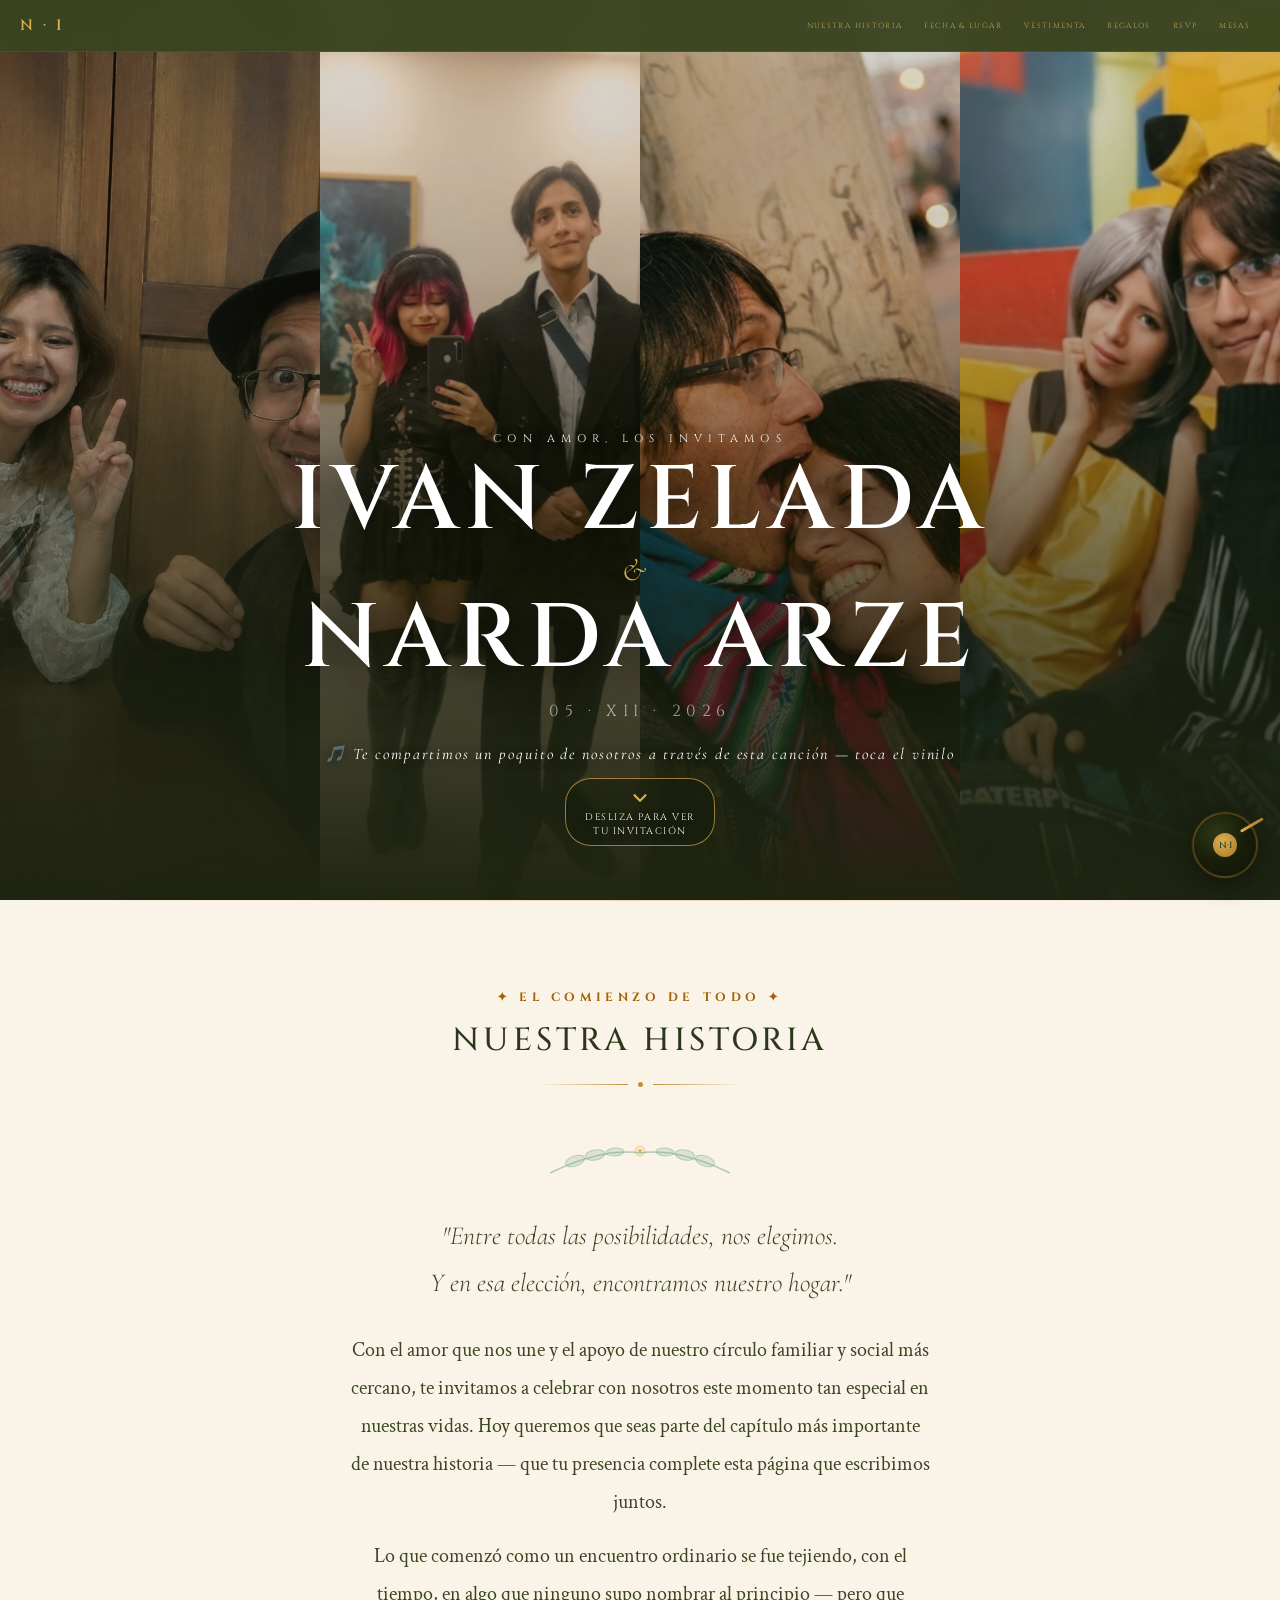
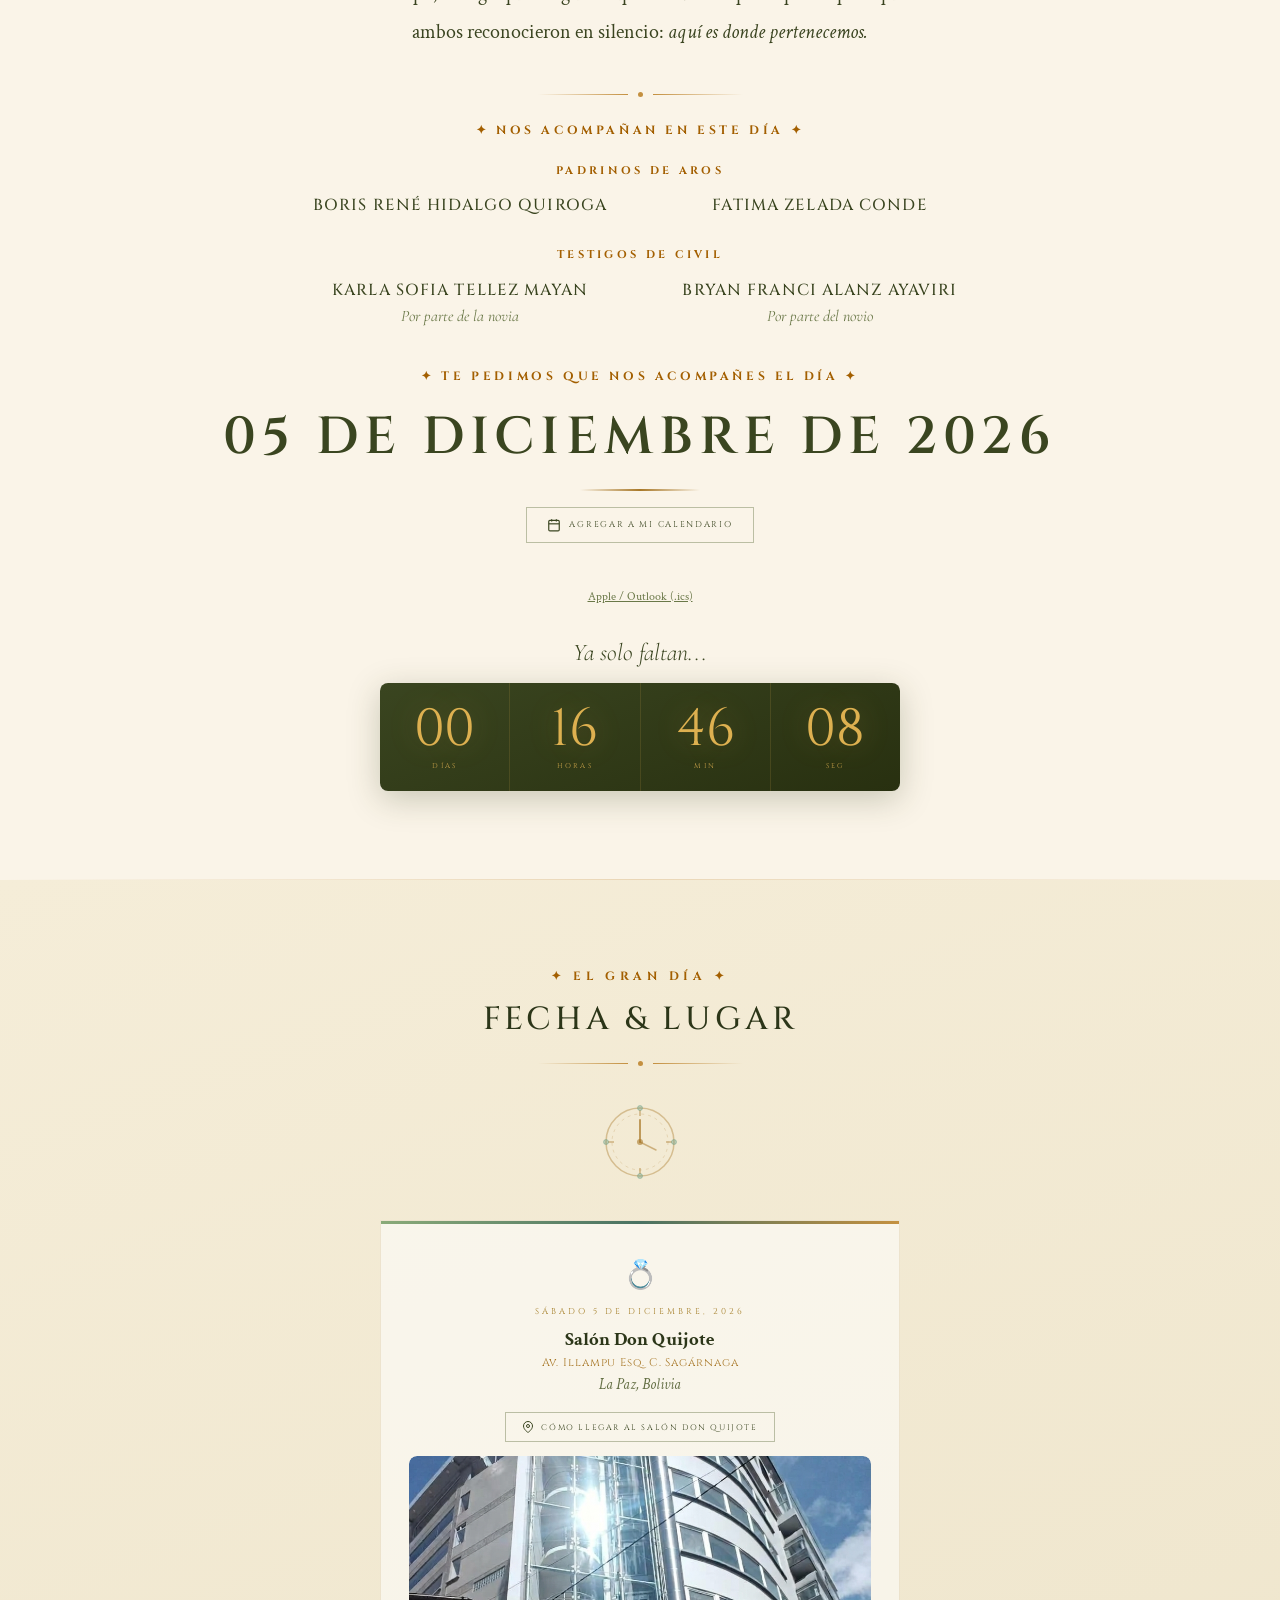
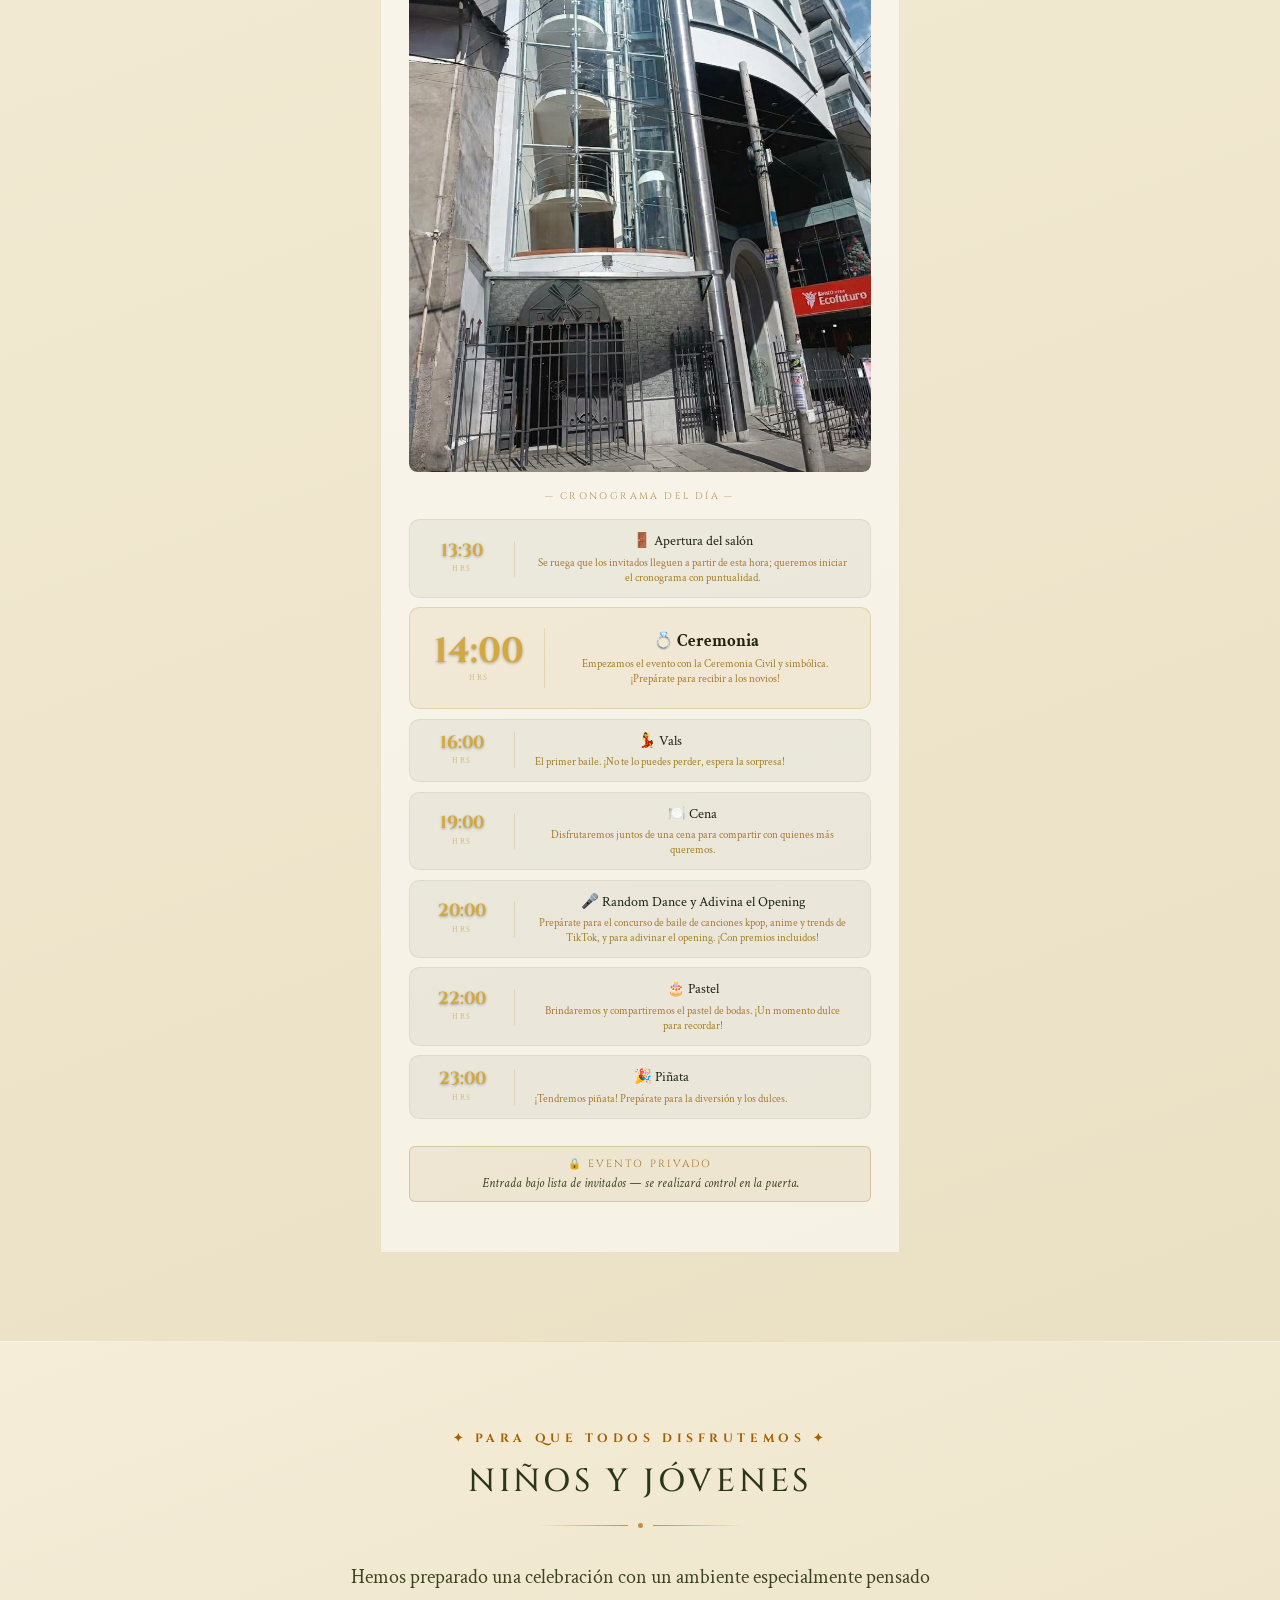
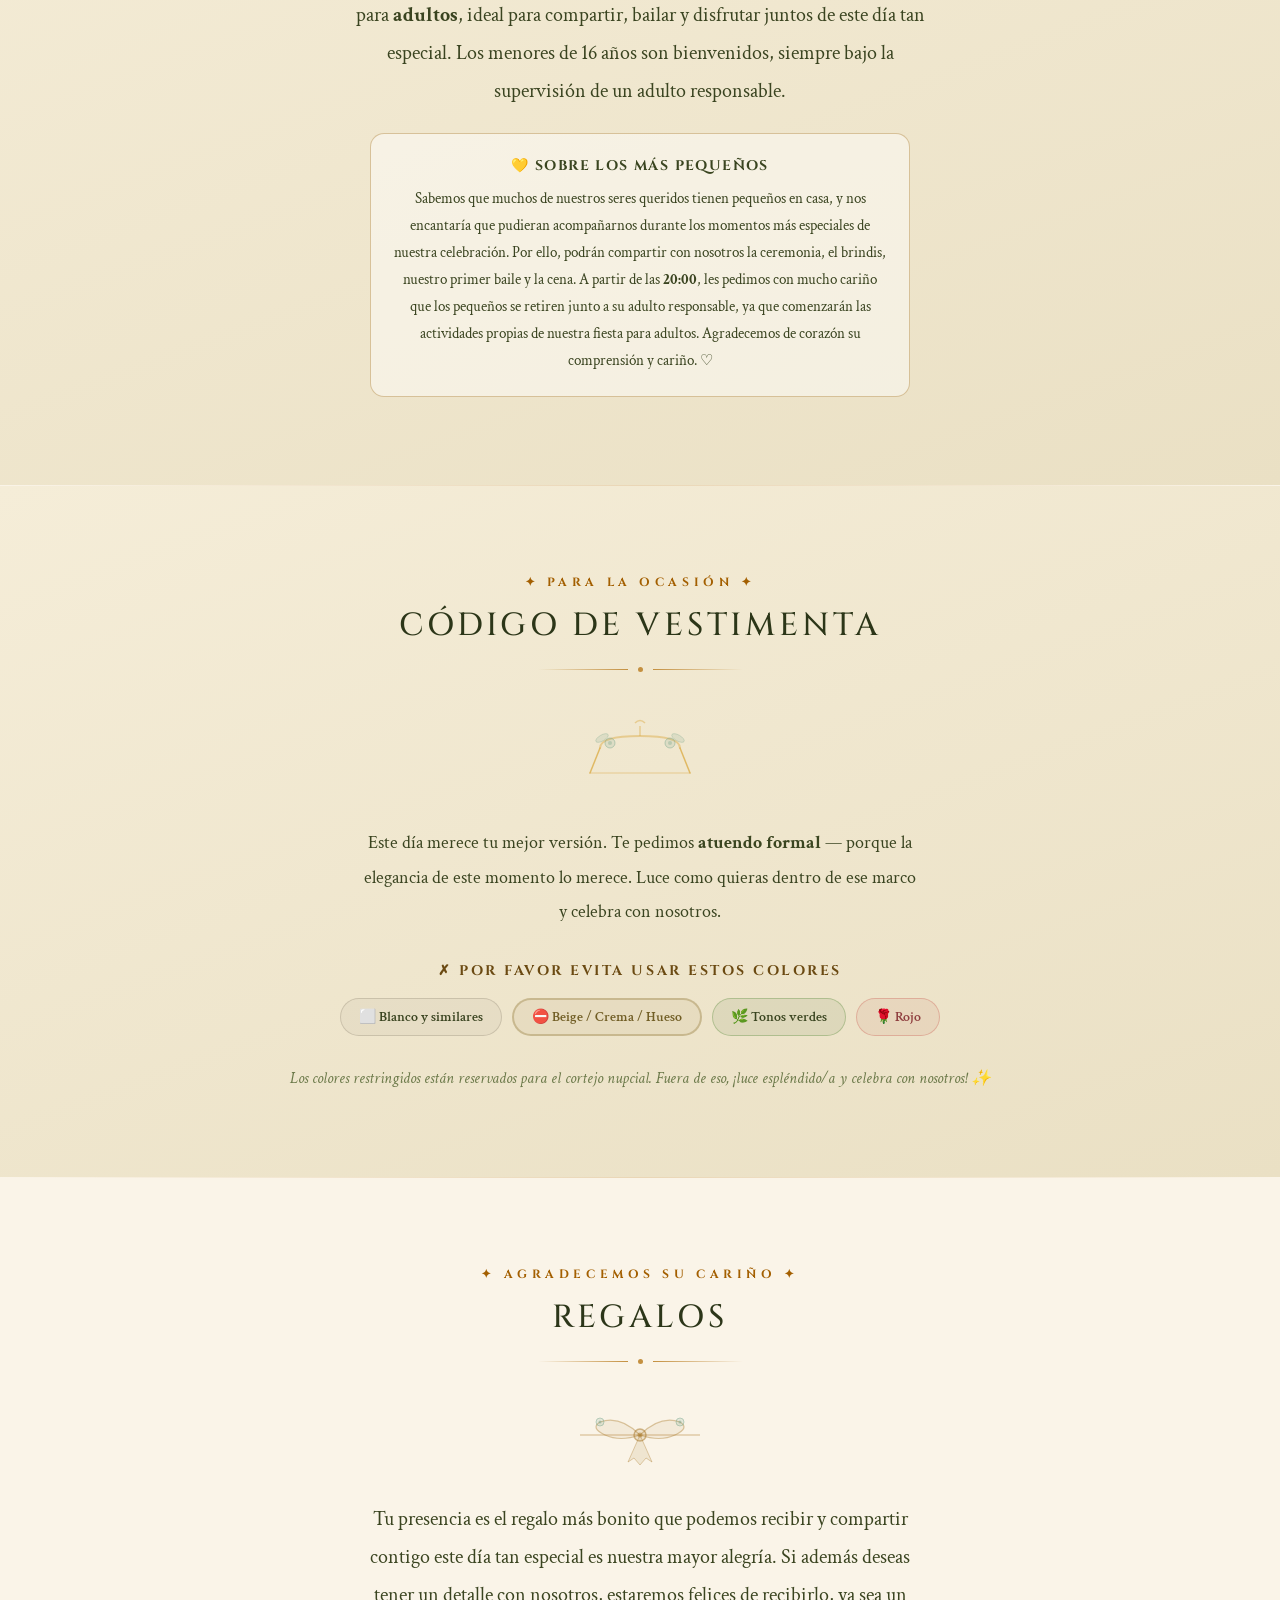
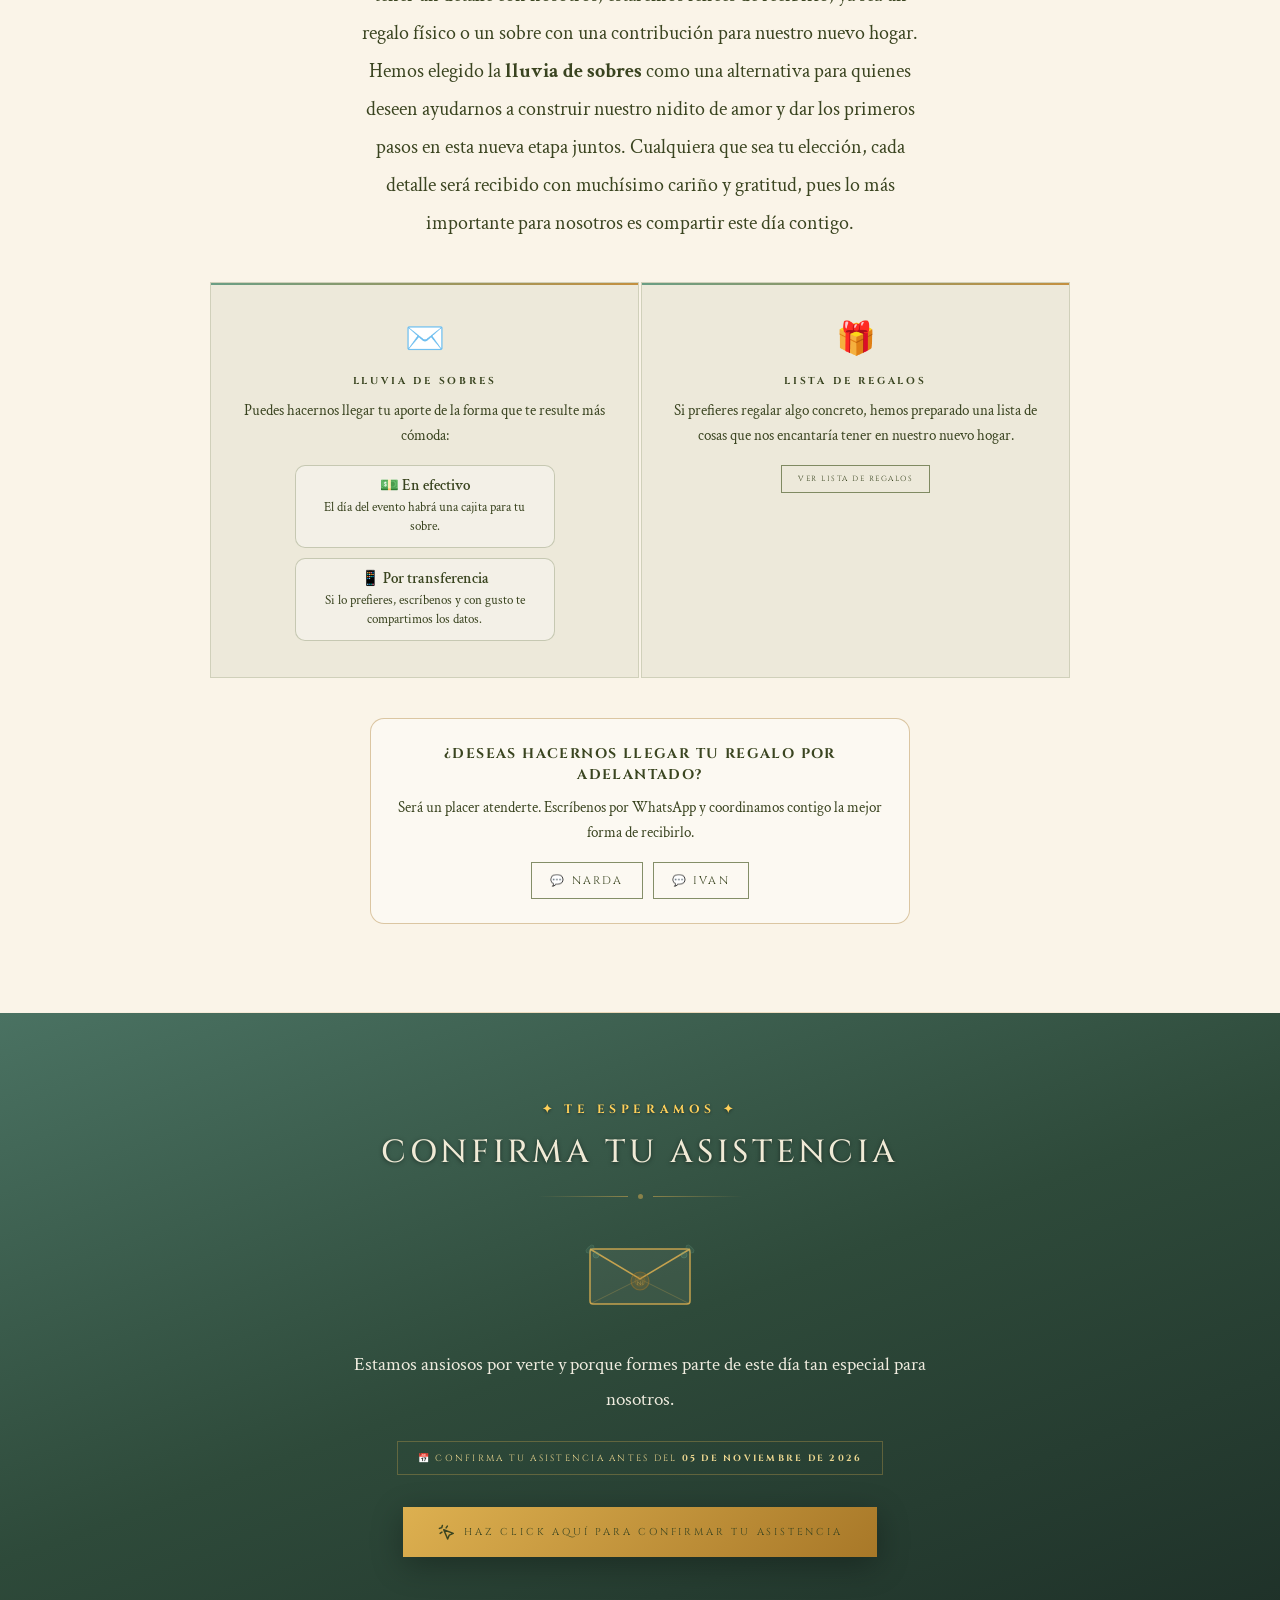
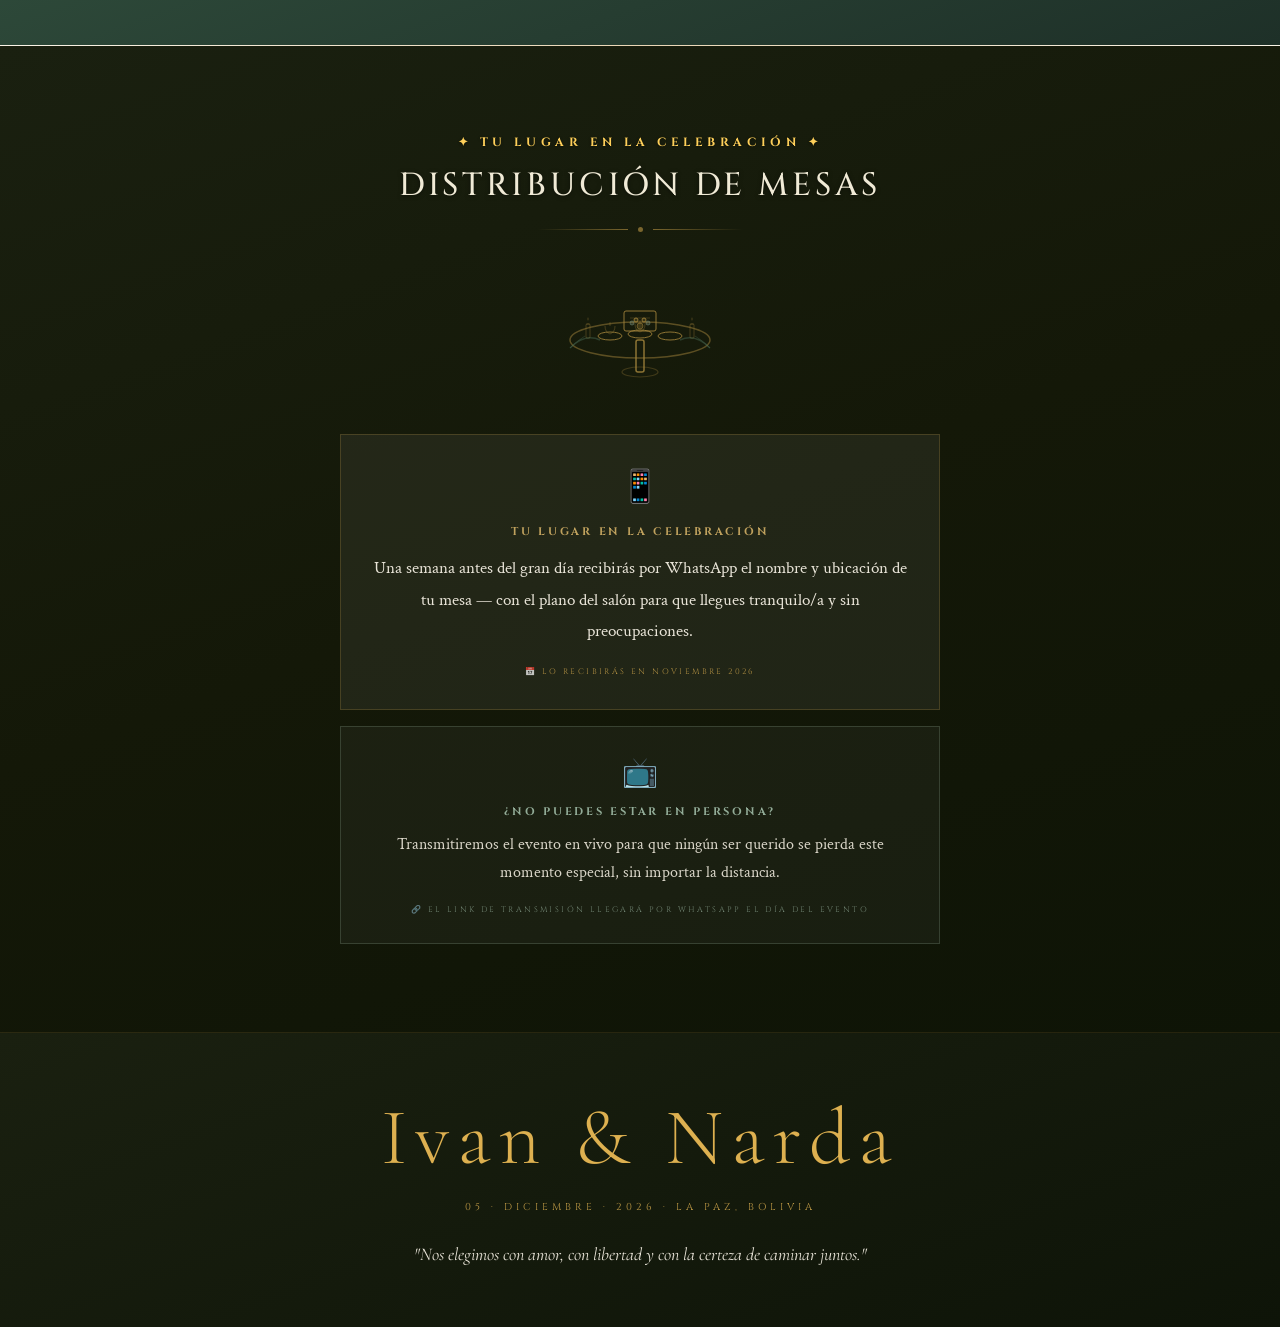
<file: index.html>
<!DOCTYPE html>
<html lang="es">
<head>
<meta charset="UTF-8">
<meta name="robots" content="noindex, nofollow">
<meta name="description" content="Nos casamos · Ivan Zelada y Narda Arze · 05.12.2026. Haz clic para abrir tu invitación.">
<meta property="og:type" content="website">
<meta property="og:locale" content="es_ES">
<meta property="og:title" content="Nos casamos · Ivan & Narda · 05.12.2026">
<meta property="og:description" content="Haz clic para abrir tu invitación.">
<meta property="og:url" content="https://namynnel.github.io/boda-ivan-narda/">
<meta property="og:image" content="https://namynnel.github.io/boda-ivan-narda/portada-invitacion.jpg">
<meta property="og:image:type" content="image/jpeg">
<meta property="og:image:width" content="1200">
<meta property="og:image:height" content="630">
<meta property="og:image:alt" content="Invitación de boda de Ivan Zelada y Narda Arze, 05.12.2026">
<meta name="twitter:card" content="summary_large_image">
<meta name="twitter:image" content="https://namynnel.github.io/boda-ivan-narda/portada-invitacion.jpg">
<meta name="viewport" content="width=device-width, initial-scale=1.0">
<title>Ivan & Narda — 05 · XII · 2026</title>
<link rel="preconnect" href="https://fonts.googleapis.com">
<link href="https://fonts.googleapis.com/css2?family=Cinzel:wght@400;500;600&family=Cormorant+Garamond:ital,wght@0,300;0,400;0,600;1,300;1,400&family=Crimson+Text:ital,wght@0,400;0,600;1,400&family=Great+Vibes&family=Pinyon+Script&display=swap" rel="stylesheet">
<style>
/* ═══════════════════════════════════════
   PALETA: Beige · Oliva · Eucalipto · Dorado
═══════════════════════════════════════ */
:root {
  --cream:      #FAF4E8;
  --cream-mid:  #F0E6CE;
  --cream-deep: #E0D0B0;
  --linen:      #F5EDD8;
  --olive:      #5C6B3A;
  --olive-dk:   #3A4520;
  --olive-lt:   #7A8C50;
  --euca:       #4A7262;
  --euca-lt:    #6A9E84;
  --euca-pale:  #B8D4C4;
  --gold:       #A87828;
  --gold-mid:   #C49040;
  --gold-lt:    #DDB050;
  --gold-pale:  #EED890;
  --ink:        #1E2410;
  --ink-mid:    #3A4420;
  --ink-lt:     #6A7848;
  --sage:       #8AAA78;
}

*,*::before,*::after{margin:0;padding:0;box-sizing:border-box;}
html{scroll-behavior:smooth;}
body{
  background:var(--cream);
  color:var(--ink);
  font-family:'Crimson Text',serif;
  overflow-x:hidden;
}

/* ═══════════════════════════════════════
   NAV
═══════════════════════════════════════ */
#nav{
  position:fixed;top:0;left:0;right:0;z-index:900;
  background:rgba(58,69,32,.97);backdrop-filter:blur(14px);
  border-bottom:1px solid rgba(168,120,40,.2);
  height:52px;display:flex;align-items:center;
  justify-content:space-between;padding:0 20px;
  transform:translateY(-100%);
  transition:transform .5s cubic-bezier(.4,0,.2,1);
}
#nav.show{transform:translateY(0);}
.nav-logo{
  font-family:'Cinzel',serif;font-size:15px;
  color:var(--gold-lt);text-decoration:none;
  letter-spacing:.2em;font-weight:600;
}
.nav-links{display:flex;gap:2px;}
.nav-links a{
  font-family:'Cinzel',serif;font-size:7.5px;
  letter-spacing:.18em;text-transform:uppercase;
  color:rgba(221,176,80,.85);text-decoration:none;
  padding:6px 10px;white-space:nowrap;transition:color .2s;
}
.nav-links a:hover,.nav-links a.on{color:var(--gold-lt);}
.burger{display:none;flex-direction:column;gap:5px;cursor:pointer;}
.burger span{width:20px;height:1.5px;background:rgba(221,176,80,.6);display:block;}
@media(max-width:640px){
  .nav-links{display:none;position:absolute;top:52px;left:0;right:0;
    flex-direction:column;background:rgba(30,36,16,.99);
    border-bottom:1px solid rgba(168,120,40,.12);padding:6px 0;}
  .nav-links.open{display:flex;}
  .nav-links a{padding:11px 20px;font-size:9px;}
  .burger{display:flex;}
}

/* ═══════════════════════════════════════
   VINILO
═══════════════════════════════════════ */
#vinyl{
  position:fixed;bottom:22px;right:22px;z-index:9999;
  cursor:pointer;transition:transform .3s;
}
#vinyl:hover{transform:scale(1.08);}
.v-disc{
  width:66px;height:66px;
  background:radial-gradient(circle at 36% 30%,#2A3410,#141A06,#0C1004);
  border-radius:50%;position:relative;overflow:hidden;
  display:flex;align-items:center;justify-content:center;
  border:2px solid rgba(168,120,40,.4);
  box-shadow:0 6px 24px rgba(0,0,0,.45),0 0 0 1px rgba(168,120,40,.12);
}
.v-grooves{
  position:absolute;inset:0;border-radius:50%;
  background:repeating-radial-gradient(circle,transparent 6px,rgba(255,255,255,.03) 7px,transparent 8px);
}
.v-label{
  width:24px;height:24px;
  background:radial-gradient(circle at 40% 35%,var(--gold-lt),var(--gold));
  border-radius:50%;z-index:2;
  display:flex;align-items:center;justify-content:center;
  font-family:'Cinzel',serif;font-size:9px;color:var(--olive-dk);
  font-weight:600;
}
.v-needle{
  position:absolute;right:-5px;top:5px;
  width:26px;height:2.5px;
  background:linear-gradient(to right,var(--gold-lt),var(--gold));
  transform-origin:right center;transform:rotate(-30deg);
  border-radius:2px;transition:transform .7s ease;
}
.v-needle.on{transform:rotate(-10deg);}
.v-disc.spin{animation:vspin 2.4s linear infinite;}
@keyframes vspin{to{transform:rotate(360deg)}}
.v-tip{
  position:absolute;bottom:calc(100% + 7px);right:0;
  background:rgba(30,36,16,.95);border:1px solid rgba(168,120,40,.3);
  color:var(--gold-pale);font-family:'Cinzel',serif;
  font-size:8px;letter-spacing:.1em;padding:5px 10px;
  white-space:nowrap;opacity:0;transition:opacity .3s;pointer-events:none;
}
#vinyl:hover .v-tip{opacity:1;}

/* ═══════════════════════════════════════
   HERO
═══════════════════════════════════════ */
/* ── HERO BASE ── */
#hero{
  height:100vh;min-height:500px;
  position:relative;overflow:hidden;
  background:var(--olive-dk);
}

.scroll-cue{position:relative;margin:14px auto 0;width:150px;z-index:6;display:flex;flex-direction:column;align-items:center;justify-content:center;gap:2px;line-height:1.5;
  text-decoration:none;color:#fff;font-family:'Cinzel',serif;font-size:9.5px;letter-spacing:.16em;text-transform:uppercase;text-align:center;
  background:rgba(20,28,10,.55);border:1px solid rgba(221,176,80,.65);border-radius:26px;padding:8px 12px 6px;backdrop-filter:blur(3px);
  text-shadow:0 1px 6px rgba(0,0,0,.6);transition:opacity .5s,visibility .5s;}
.scroll-cue svg{animation:cueBounce 1.6s ease-in-out infinite;color:var(--gold-lt);}
.scroll-cue.gone{opacity:0;visibility:hidden;pointer-events:none;}
@keyframes cueBounce{0%,100%{transform:translateY(-2px);}50%{transform:translateY(5px);}}
@media (prefers-reduced-motion:reduce){.scroll-cue svg{animation:none;}}
/* ── CARRUSEL (móvil — sin cambios) ── */
#hero-carousel-wrap{height:100%;display:flex;flex-direction:column;}
.car-track{display:flex;flex:1;height:100%;transition:transform .95s cubic-bezier(.4,0,.2,1);}
.car-slide{min-width:100%;height:100%;position:relative;flex-shrink:0;overflow:hidden;}
.slide-ph{
  position:absolute;inset:0;
  display:flex;flex-direction:column;
  align-items:center;justify-content:center;gap:14px;
  font-family:'Cinzel',serif;font-size:9px;
  letter-spacing:.3em;text-transform:uppercase;
}
.slide-ph.s1{background:linear-gradient(135deg,#4A5828,#2E3818,#1E2810);}
.slide-ph.s2{background:linear-gradient(135deg,#3A5040,#243428,#182418);}
.slide-ph.s3{background:linear-gradient(135deg,#504A28,#343018,#241E10);}
.slide-ph.s4{background:linear-gradient(135deg,#283A40,#182428,#101818);}
.slide-ph svg{opacity:.15;position:relative;z-index:1;}
.slide-ph p{color:rgba(168,120,40,.4);position:relative;z-index:1;}
.slide-img{position:absolute;inset:0;width:100%;height:100%;object-fit:cover;object-position:center top;z-index:2;}

/* ── GALERÍA 4 COLUMNAS (solo desktop ≥900px) ── */
#hero-gallery{display:none;}
@media(min-width:900px){
  #hero{height:100vh;}
  .hero-names{font-size:clamp(28px,5vw,60px);}
  #hero-carousel-wrap{display:none !important;}
  #hero-gallery{
    display:flex;
    flex-direction:row;
    width:100%;
    height:100%;
    gap:0;
  }
  .hg-item{
    flex:1;
    position:relative;
    overflow:hidden;
    background:var(--olive-dk);
  }
  .hg-item img{
    position:absolute;
    inset:0;
    width:100%;
    height:100%;
    object-fit:cover;
    object-position:center top;
    transition:transform .6s ease;
    display:block;
  }
  .hg-item:hover img{transform:scale(1.04);}
  .hg-item::after{
    content:'';position:absolute;inset:0;pointer-events:none;
    background:linear-gradient(to bottom,rgba(30,36,16,.05),rgba(30,36,16,.45));
  }
  /* Placeholders por si la foto no carga */
  .hg-ph{
    position:absolute;inset:0;
    display:flex;flex-direction:column;
    align-items:center;justify-content:center;gap:8px;
    font-family:'Cinzel',serif;font-size:7px;
    letter-spacing:.2em;text-transform:uppercase;
  }
  .hg-ph.h1{background:linear-gradient(180deg,#4A5828,#2E3818);}
  .hg-ph.h2{background:linear-gradient(180deg,#3A5040,#243428);}
  .hg-ph.h3{background:linear-gradient(180deg,#504A28,#343018);}
  .hg-ph.h4{background:linear-gradient(180deg,#283A40,#182428);}
  .hg-ph p{color:rgba(168,120,40,.4);}
}

.hero-veil{
  position:absolute;inset:0;pointer-events:none;z-index:2;
  background:linear-gradient(to bottom,
    rgba(30,36,16,.3) 0%,rgba(30,36,16,.1) 20%,
    rgba(30,36,16,.1) 40%,rgba(30,36,16,.7) 72%,rgba(30,36,16,.97) 100%);
}
@media(min-width:900px){
  .hero-veil{
    background:linear-gradient(to bottom,
      rgba(30,36,16,.1) 0%,rgba(30,36,16,.05) 30%,
      rgba(30,36,16,.55) 72%,rgba(30,36,16,.97) 100%);
  }
}
.hero-text{
  position:absolute;bottom:54px;left:0;right:0;
  text-align:center;z-index:3;padding:0 20px;
}
.hero-pre{
  font-family:'Cinzel',serif;font-size:11px;
  letter-spacing:.55em;color:#fff;
  text-transform:uppercase;margin-bottom:10px;opacity:1;
  text-shadow:0 2px 12px rgba(0,0,0,.6);
}
.hero-names{
  font-family:'Cinzel',serif;
  font-size:clamp(36px,9vw,90px);
  color:#fff;line-height:1;
  font-weight:600;letter-spacing:.08em;text-transform:uppercase;
  text-shadow:0 4px 40px rgba(0,0,0,.7),0 0 80px rgba(0,0,0,.4);
}
.hero-amp{
  display:block;font-family:'Cormorant Garamond',serif;
  font-size:clamp(18px,3.5vw,32px);color:var(--gold-lt);
  letter-spacing:.35em;margin:8px 0;font-weight:300;font-style:italic;
  text-shadow:0 2px 20px rgba(0,0,0,.5);
}
.hero-date{
  font-family:'Cinzel',serif;
  font-size:clamp(11px,1.8vw,16px);font-weight:400;
  color:rgba(255,255,255,.6);letter-spacing:.35em;
  margin-top:16px;text-transform:uppercase;
  display:block;text-align:center;
}
.hero-hint{
  margin-top:22px;
  display:flex;align-items:center;justify-content:center;gap:8px;
  color:#fff;font-family:'Cormorant Garamond',serif;
  font-size:clamp(13px,2vw,16px);letter-spacing:.12em;
  font-style:italic;
  animation:breathe 3.5s ease-in-out infinite;
  text-shadow:0 2px 10px rgba(0,0,0,.6);
}
@keyframes breathe{0%,100%{opacity:.3}50%{opacity:.85}}

.car-dots{
  position:absolute;bottom:22px;left:50%;transform:translateX(-50%);
  display:flex;gap:7px;z-index:4;
}
.cdot{
  width:5px;height:5px;border-radius:50%;
  background:rgba(255,255,255,.15);border:1px solid rgba(168,120,40,.4);
  cursor:pointer;transition:background .3s;
}
.cdot.on{background:var(--gold-lt);}
.car-arrow{
  position:absolute;top:50%;transform:translateY(-50%);
  z-index:4;width:42px;height:42px;
  background:rgba(30,36,16,.5);border:1px solid rgba(168,120,40,.3);
  backdrop-filter:blur(8px);
  display:flex;align-items:center;justify-content:center;
  cursor:pointer;transition:background .25s,transform .25s;
  color:var(--gold-lt);
}
.car-arrow:hover{background:rgba(168,120,40,.2);transform:translateY(-50%) scale(1.08);}
.car-arrow.prev{left:16px;}
.car-arrow.next{right:16px;}

/* ═══════════════════════════════════════
   SECTIONS
═══════════════════════════════════════ */
.band{padding:88px 24px;position:relative;}
.band-cream{background:var(--cream);}
.band-linen{background:linear-gradient(160deg,#F5EDD8,#EAE0C4);}
.band-olive{background:linear-gradient(160deg,var(--olive),var(--olive-dk),#283010);}
.band-euca{background:linear-gradient(160deg,var(--euca),#2E4A3A,#1E3028);}
.band-sage{background:linear-gradient(160deg,#6A7848,#4A5830,#303A1E);}
.band-dark{background:linear-gradient(160deg,#1A2010,#141808,#0E1406);}

.inner{max-width:860px;margin:0 auto;}
.inner-sm{max-width:580px;margin:0 auto;}
.center{text-align:center;}

/* Section headers */
.rune{color:rgba(201,169,98,.92)!important;
  font-family:'Cinzel',serif;font-size:10px;
  letter-spacing:.5em;text-transform:uppercase;
  margin-bottom:14px;display:block;
  color:var(--gold-mid);
}
.band-olive .rune,.band-euca .rune,.band-sage .rune,.band-dark .rune{color:rgba(201,169,98,.92)!important;
  color:rgba(221,176,80,.95);
}
.sec-h{
  font-family:'Cinzel',serif;
  font-size:clamp(20px,3.5vw,32px);
  font-weight:500;letter-spacing:.12em;
  text-transform:uppercase;
  color:var(--olive-dk);
}
.band-olive .sec-h,.band-euca .sec-h,.band-sage .sec-h,.band-dark .sec-h{
  color:rgba(250,244,232,.95);
}

.hr-row{display:flex;align-items:center;gap:10px;margin:20px 0 36px;justify-content:center;}
.hr-l{flex:1;max-width:90px;height:1px;background:linear-gradient(to right,transparent,var(--gold-mid));}
.hr-l.r{background:linear-gradient(to left,transparent,var(--gold-mid));}
.hr-d{width:5px;height:5px;border-radius:50%;background:var(--gold-mid);flex-shrink:0;}
.band-olive .hr-l,.band-euca .hr-l,.band-sage .hr-l,.band-dark .hr-l{background:linear-gradient(to right,transparent,rgba(221,176,80,.5));}
.band-olive .hr-l.r,.band-euca .hr-l.r,.band-sage .hr-l.r,.band-dark .hr-l.r{background:linear-gradient(to left,transparent,rgba(221,176,80,.5));}
.band-olive .hr-d,.band-euca .hr-d,.band-sage .hr-d,.band-dark .hr-d{background:rgba(221,176,80,.5);}

/* Reveal */
.reveal{opacity:0;transform:translateY(28px);transition:opacity .8s,transform .8s;}
.reveal.visible{opacity:1;transform:none;}
.d1{transition-delay:.1s;}.d2{transition-delay:.22s;}.d3{transition-delay:.34s;}

/* Divider */
.divider{height:1px;background:linear-gradient(to right,transparent,var(--gold-mid),transparent);opacity:.3;}

/* ═══════════════════════════════════════
   HISTORIA
═══════════════════════════════════════ */
.story-names{
  font-family:'Cinzel',serif;
  font-size:clamp(16px,3.5vw,28px);
  font-weight:600;letter-spacing:.18em;
  color:var(--olive-dk);text-transform:uppercase;
  margin-bottom:1.2rem;display:block;
}
.story-quote{
  font-family:'Cormorant Garamond',serif;
  font-size:clamp(18px,3vw,26px);
  font-style:italic;font-weight:300;
  color:var(--olive-dk);line-height:1.8;
  text-align:center;max-width:580px;margin:0 auto 1.5rem;
}
.story-body{
  font-family:'Crimson Text',serif;
  font-size:clamp(17px,2vw,20px);
  line-height:1.9;
  color:var(--ink-mid);
  text-align:center;
  max-width:580px;
  margin:0 auto;
}
.story-attr{
  display:block;margin-top:1.5rem;
  font-family:'Cinzel',serif;font-size:9px;
  letter-spacing:.4em;color:var(--gold);
  text-transform:uppercase;text-align:center;
}
/* Historia date */
.historia-date{
  font-family:'Cinzel',serif;
  font-size:clamp(26px,6vw,52px);
  font-weight:600;
  color:var(--olive-dk);
  letter-spacing:.12em;
  text-transform:uppercase;
  margin:2.5rem 0 1rem;
  display:block;
  text-align:center;
  position:relative;
  padding-bottom:1.2rem;
}
.historia-date::after{
  content:'';
  position:absolute;bottom:0;left:50%;transform:translateX(-50%);
  width:120px;height:2px;
  background:linear-gradient(90deg,transparent,var(--gold),transparent);
}
/* Calendar button */
.cal-btn{
  display:inline-flex;align-items:center;gap:8px;
  font-family:'Cinzel',serif;font-size:8.5px;
  letter-spacing:.2em;text-transform:uppercase;
  color:var(--olive-dk);text-decoration:none;
  border:1px solid rgba(92,107,58,.4);
  padding:10px 20px;transition:all .3s;
  margin-bottom:2rem;cursor:pointer;background:transparent;
}
.cal-btn:hover{background:var(--olive-dk);color:var(--gold-pale);}

/* ═══════════════════════════════════════
   COUNTDOWN
═══════════════════════════════════════ */
.cd-pre{
  font-family:'Cormorant Garamond',serif;
  font-size:clamp(18px,3vw,24px);
  font-style:italic;font-weight:300;
  color:var(--olive-dk);margin-bottom:1rem;display:block;
  text-align:center;
}
.countdown-wrap{
  display:flex;gap:0;justify-content:center;
  margin-top:8px;flex-wrap:nowrap;
  background:linear-gradient(160deg,var(--olive-dk),#283010);
  border-radius:8px;overflow:hidden;
  box-shadow:0 8px 32px rgba(58,69,32,.25);
  width:100%;max-width:520px;margin-left:auto;margin-right:auto;
}
.cd-unit{
  text-align:center;padding:20px 0;
  border-right:1px solid rgba(221,176,80,.15);
  flex:1;position:relative;
}
.cd-unit:last-child{border-right:none;}
.cd-n{
  font-family:'Cinzel',serif;
  font-size:clamp(32px,6vw,52px);
  font-weight:400;color:var(--gold-lt);
  display:block;line-height:1;
  text-shadow:0 0 30px rgba(221,176,80,.3);
}
.cd-l{
  font-family:'Cinzel',serif;font-size:7px;
  letter-spacing:.3em;text-transform:uppercase;
  color:rgba(221,176,80,.9);margin-top:6px;display:block;
}
@media(max-width:480px){
  .cd-n{font-size:clamp(26px,7vw,40px);}
  .cd-unit{padding:16px 0;}
}

/* ═══════════════════════════════════════
   EVENTOS / FECHA
═══════════════════════════════════════ */
.events-grid{
  display:grid;grid-template-columns:1fr 1fr;
  gap:2px;margin-top:8px;
}
@media(max-width:600px){.events-grid{grid-template-columns:1fr;}}

.event-card{
  padding:36px 28px;text-align:center;
  background:rgba(255,255,255,.55);
  border:1px solid rgba(168,120,40,.15);
  position:relative;overflow:hidden;
}
.event-card::before{
  content:'';position:absolute;top:0;left:0;right:0;height:3px;
  background:linear-gradient(90deg,var(--sage),var(--euca),var(--gold-mid));
}
.event-icon{font-size:28px;margin-bottom:12px;display:block;}
.event-type{
  font-family:'Cinzel',serif;font-size:8.5px;
  letter-spacing:.35em;text-transform:uppercase;
  color:var(--gold);margin-bottom:10px;display:block;
}
.event-time{
  font-family:'Cinzel',serif;font-size:clamp(20px,3vw,28px);
  font-weight:500;color:var(--olive-dk);display:block;margin-bottom:6px;
}
.event-name{font-size:17px;font-weight:600;color:var(--ink);margin-bottom:4px;}
.event-place{font-size:15px;color:var(--ink-lt);font-style:italic;line-height:1.5;}
.event-pending{
  display:inline-block;margin-top:10px;
  font-family:'Cinzel',serif;font-size:7.5px;
  letter-spacing:.2em;color:var(--gold);
  border:1px solid rgba(168,120,40,.3);
  padding:4px 10px;text-transform:uppercase;
}

/* Venue photo placeholder */
.venue-photo{
  width:100%;height:180px;
  background:linear-gradient(135deg,var(--euca-pale),var(--cream-deep));
  display:flex;flex-direction:column;align-items:center;justify-content:center;
  gap:8px;margin-top:16px;border:1px dashed rgba(168,120,40,.25);
  cursor:pointer;transition:background .3s;
}
.venue-photo:hover{background:linear-gradient(135deg,var(--euca-pale),var(--cream-mid));}
.venue-photo svg{opacity:.3;}
.venue-photo p{
  font-family:'Cinzel',serif;font-size:8px;
  letter-spacing:.2em;color:var(--ink-lt);
  text-transform:uppercase;opacity:.6;
}
.venue-photo.has-img{padding:0;overflow:hidden;}
.venue-photo.has-img img{width:100%;height:100%;object-fit:cover;}

/* Map */
.map-wrap{
  margin-top:36px;overflow:hidden;
  border:1px solid rgba(92,107,58,.25);
  box-shadow:0 8px 32px rgba(30,36,16,.12);
}
.map-wrap iframe{width:100%;height:360px;border:none;display:block;}
.map-info{
  background:rgba(255,255,255,.8);
  padding:16px 24px;
  display:flex;align-items:center;justify-content:space-between;
  flex-wrap:wrap;gap:12px;
  border-top:1px solid rgba(92,107,58,.15);
}
.map-addr{font-size:15px;color:var(--ink-mid);font-style:italic;}
.map-btn{
  display:inline-flex;align-items:center;gap:7px;
  font-family:'Cinzel',serif;font-size:8px;
  letter-spacing:.2em;text-transform:uppercase;
  color:var(--olive-dk);text-decoration:none;
  border:1px solid rgba(92,107,58,.4);
  padding:8px 16px;transition:all .3s;
}
.map-btn:hover{background:var(--olive-dk);color:var(--gold-pale);}

/* ═══════════════════════════════════════
   DRESSCODE
═══════════════════════════════════════ */
.dress-body-text{
  font-size:18px;line-height:1.9;
  color:rgba(250,244,232,.95);
  max-width:560px;margin:0 auto 2rem;
  text-align:center;
}
.forbidden-wrap{margin-top:2rem;text-align:center;}
.forbidden-title{
  font-family:'Cinzel',serif;font-size:14px;font-weight:700;
  letter-spacing:.18em;text-transform:uppercase;
  color:#6B4A12;margin-bottom:18px;display:block;
}
.forbidden-chips{display:flex;gap:10px;justify-content:center;flex-wrap:wrap;}
.chip{
  display:inline-flex;align-items:center;gap:6px;
  padding:8px 18px;border-radius:20px;font-size:14px;font-weight:600;
}
.chip-w{background:rgba(240,235,220,.1);border:1px solid rgba(200,195,180,.3);color:rgba(250,244,232,.92);}
.chip-g{background:rgba(90,140,80,.15);border:1px solid rgba(120,170,80,.35);color:#A8D890;}
.chip-r{background:rgba(180,70,60,.12);border:1px solid rgba(200,80,70,.3);color:#E89090;}
.dress-note{
  margin-top:2rem;font-size:16px;font-style:italic;
  color:rgba(250,244,232,.85);text-align:center;
}

/* ═══════════════════════════════════════
   REGALOS
═══════════════════════════════════════ */
.gift-grid{
  display:grid;grid-template-columns:repeat(3,1fr);
  gap:2px;margin-top:8px;
}
@media(max-width:640px){.gift-grid{grid-template-columns:1fr;}}

.gcard{
  padding:36px 24px;text-align:center;
  background:rgba(30,36,16,.5);
  position:relative;overflow:hidden;
}
.gcard::before{
  content:'';position:absolute;top:0;left:0;right:0;height:2px;
  background:linear-gradient(90deg,var(--euca-lt),var(--gold-mid));
}
.gi{font-size:32px;margin-bottom:14px;display:block;}
.gn{
  font-family:'Cinzel',serif;font-size:10px;
  letter-spacing:.28em;text-transform:uppercase;
  color:var(--gold-lt);margin-bottom:10px;
}
.gd{font-size:15px;color:rgba(250,244,232,.9);line-height:1.7;margin-bottom:16px;}
.gl{
  display:inline-block;font-family:'Cinzel',serif;
  font-size:7.5px;letter-spacing:.2em;text-transform:uppercase;
  color:var(--gold-lt);text-decoration:none;
  border:1px solid rgba(221,176,80,.35);padding:8px 16px;
  transition:all .3s;cursor:pointer;background:transparent;
}
.gl:hover{background:rgba(221,176,80,.1);}
.gl.off{opacity:.35;pointer-events:none;}

.gift-note{
  font-size:17px;font-style:italic;
  color:rgba(250,244,232,.88);line-height:1.85;
  text-align:center;margin-top:44px;
  max-width:560px;margin-left:auto;margin-right:auto;
}

/* QR Modal */
#qr-modal{
  display:none;position:fixed;top:0;left:0;width:100%;height:100%;
  background:rgba(0,0,0,.75);z-index:9999;
  justify-content:center;align-items:center;padding:20px;
  backdrop-filter:blur(6px);
}
.qr-box{
  background:var(--cream);
  border:1px solid rgba(168,120,40,.3);
  max-width:440px;width:100%;padding:40px;
  position:relative;text-align:center;
  box-shadow:0 20px 60px rgba(0,0,0,.4);
}
.qr-close{
  position:absolute;top:14px;right:14px;
  width:30px;height:30px;
  border:1px solid rgba(92,107,58,.3);background:transparent;
  border-radius:50%;cursor:pointer;font-size:16px;
  color:var(--olive-dk);display:flex;align-items:center;justify-content:center;
  transition:all .2s;
}
.qr-close:hover{background:var(--olive-dk);color:var(--gold-pale);}
.qr-label{
  font-family:'Cinzel',serif;font-size:9px;
  letter-spacing:.35em;text-transform:uppercase;
  color:var(--gold);margin-bottom:8px;display:block;
}
.qr-title{
  font-family:'Cinzel',serif;font-size:18px;
  color:var(--olive-dk);margin-bottom:20px;letter-spacing:.1em;
}
.qr-info{font-size:15px;color:var(--ink-lt);margin-bottom:6px;}
.qr-img-wrap{
  width:180px;height:180px;margin:20px auto;
  border:1px dashed rgba(92,107,58,.3);
  display:flex;align-items:center;justify-content:center;
  background:rgba(92,107,58,.04);
}
/* Replace this div with <img src="tu-qr.jpg"> when ready */
.qr-ph{
  font-family:'Cinzel',serif;font-size:8px;
  letter-spacing:.12em;color:rgba(92,107,58,.75);
  text-align:center;padding:16px;line-height:1.8;
}

/* ═══════════════════════════════════════
   RSVP
═══════════════════════════════════════ */
.rsvp-body{
  font-size:19px;line-height:1.85;
  color:rgba(250,244,232,.95);margin-bottom:24px;
}
.deadline{
  display:inline-block;
  font-family:'Cinzel',serif;font-size:9px;
  letter-spacing:.25em;text-transform:uppercase;
  color:var(--gold-pale);border:1px solid rgba(221,176,80,.3);
  padding:10px 20px;margin-bottom:32px;
}
.rsvp-cta{
  display:inline-flex;align-items:center;gap:9px;
  font-family:'Cinzel',serif;font-size:10px;
  letter-spacing:.28em;text-transform:uppercase;
  color:var(--olive-dk);text-decoration:none;
  background:linear-gradient(135deg,var(--gold-lt),var(--gold));
  padding:16px 34px;
  box-shadow:0 8px 32px rgba(0,0,0,.3);
  transition:all .4s;
}
.rsvp-cta:hover{box-shadow:0 12px 40px rgba(0,0,0,.4);transform:translateY(-2px);}
.rsvp-cta-click{text-align:center;line-height:1.5;animation:ctaPulse 2.4s ease-in-out infinite;}
.rsvp-cta-click svg{flex:none;}
@keyframes ctaPulse{0%,100%{box-shadow:0 0 0 0 rgba(221,176,80,.55);}60%{box-shadow:0 0 0 14px rgba(221,176,80,0);}}
@media (prefers-reduced-motion:reduce){.rsvp-cta-click{animation:none;}}

/* ═══════════════════════════════════════
   MESAS
═══════════════════════════════════════ */
.mesas-grid{display:grid;grid-template-columns:1fr 1fr;gap:24px;margin-top:8px;}
@media(max-width:600px){.mesas-grid{grid-template-columns:1fr;}}
.mesas-card{
  background:rgba(255,255,255,.06);
  border:1px solid rgba(168,120,40,.18);
  padding:32px 24px;text-align:center;
}
.mesas-icon{font-size:28px;margin-bottom:12px;display:block;}
.mesas-h{
  font-family:'Cinzel',serif;font-size:11px;
  letter-spacing:.2em;text-transform:uppercase;
  color:var(--gold-lt);margin-bottom:12px;
}
.mesas-b{font-size:15px;color:rgba(250,244,232,.9);line-height:1.75;margin-bottom:16px;}
.mesas-pill{
  display:inline-block;font-size:13px;
  color:rgba(221,176,80,.92);border:1px solid rgba(221,176,80,.5);
  padding:5px 12px;margin-bottom:16px;
}
.mesas-btn{
  display:inline-flex;align-items:center;gap:7px;
  font-family:'Cinzel',serif;font-size:8px;
  letter-spacing:.2em;text-transform:uppercase;
  color:var(--gold-lt);text-decoration:none;
  border:1px solid rgba(221,176,80,.3);padding:9px 18px;
  transition:all .3s;
}
.mesas-btn:hover{background:rgba(221,176,80,.1);}
.mesas-btn.off{opacity:.3;pointer-events:none;}
.mesas-wa{
  display:inline-flex;align-items:center;gap:7px;
  font-size:13px;color:rgba(250,244,232,.95);
  text-decoration:none;transition:color .3s;margin-top:8px;
}
.mesas-wa:hover{color:rgba(250,244,232,.92);}

/* ═══════════════════════════════════════
   FOOTER
═══════════════════════════════════════ */
footer{
  background:linear-gradient(160deg,#1A2010,#0E1408);
  padding:56px 24px;text-align:center;
  border-top:1px solid rgba(168,120,40,.15);
}
.footer-n{
  font-family:'Cormorant Garamond',serif;
  font-size:clamp(48px,9vw,80px);
  font-weight:300;
  color:var(--gold-lt);margin-bottom:14px;
  letter-spacing:.1em;
}
.footer-d{
  font-family:'Cinzel',serif;font-size:10px;
  letter-spacing:.4em;text-transform:uppercase;
  color:rgba(221,176,80,.85);
}
.footer-quote{
  font-family:'Cormorant Garamond',serif;
  font-size:18px;font-style:italic;
  color:rgba(250,244,232,.92);margin-top:24px;
  max-width:480px;margin-left:auto;margin-right:auto;line-height:1.8;
}


/* ── CONTRASTE ELEGANTE — solo fondos oscuros ── */
/* Secciones con fondo OSCURO: textos claros y dorados brillantes */
.band-dark .sec-pre,
.band-olive .sec-pre,
.band-euca .sec-pre,
.band-sage .sec-pre { 
  color:#D4A840 !important; 
  text-shadow: 0 1px 3px rgba(0,0,0,.5);
  font-weight:600 !important;
  opacity:1 !important;
}
.band-dark .sec-h,
.band-olive .sec-h,
.band-euca .sec-h,
.band-sage .sec-h { 
  color:#F0EAD6 !important;
  text-shadow: 0 1px 4px rgba(0,0,0,.5);
}
.band-dark .gd { color:rgba(240,234,214,.92) !important; }

/* Secciones con fondo CLARO: textos oscuros y elegantes */
.band-linen .sec-pre,
.band-cream .sec-pre,
.band-light .sec-pre { 
  color:rgba(160,120,30,.95) !important; 
  text-shadow:none !important;
}
.band-linen .sec-h,
.band-cream .sec-h,
.band-light .sec-h {
  color:rgba(40,50,20,.98) !important;
  text-shadow:none !important;
}
/* event-card en fondos claros */
.band-linen .event-name { color:rgba(40,50,20,.98) !important; }
.band-linen .event-place { color:rgba(74,88,40,.85) !important; }
.band-linen .event-type { color:rgba(160,120,30,.95) !important; }


/* ── Subtítulos de sección: más vivos y legibles ── */
.rune, .rune strong{font-size:12px !important;font-weight:700 !important;letter-spacing:.38em;}
.rune strong{color:inherit !important;}
.band-cream .rune,.band-linen .rune,.band-light .rune{color:#A35F00 !important;text-shadow:none;}
.band-olive .rune,.band-euca .rune,.band-sage .rune,.band-dark .rune{color:#FFD05A !important;text-shadow:0 1px 3px rgba(0,0,0,.45);}

.lnk-btn{display:inline-block;margin-top:18px;padding:11px 26px;border:1px solid rgba(221,176,80,.7);color:var(--gold-lt);font-family:'Cinzel',serif;font-size:10px;letter-spacing:.25em;text-transform:uppercase;text-decoration:none;transition:background .2s;}
.lnk-btn:hover{background:rgba(221,176,80,.18);}
/* ── PADRES, PADRINOS Y TESTIGOS ── */
.pad-wrap{margin:2.6rem auto 0;max-width:720px;text-align:center;}
.pad-wrap .rune{font-size:11px;letter-spacing:.3em;line-height:1.9;margin-bottom:1.3rem;}
.pad-block{margin-bottom:2.3rem;}
.pad-group{margin-bottom:1.8rem;}
.pad-group:last-child{margin-bottom:0;}
.pad-title{display:block;font-family:'Cinzel',serif;font-size:11px;font-weight:700;letter-spacing:.3em;text-transform:uppercase;color:#A35F00;margin-bottom:.95rem;}
.pad-people{display:flex;flex-wrap:wrap;justify-content:center;row-gap:1.15rem;}
.pad-person{flex:0 0 50%;max-width:50%;box-sizing:border-box;padding:0 .9rem;}
.pad-people.solo .pad-person{flex-basis:100%;max-width:340px;}
.pad-name{font-family:'Cinzel',serif;font-size:clamp(11.5px,3vw,16px);font-weight:500;letter-spacing:.07em;line-height:1.6;text-transform:uppercase;color:var(--olive-dk);overflow-wrap:anywhere;}
.pad-name + .pad-name{margin-top:.4rem;}
.pad-detail{font-family:'Cormorant Garamond',serif;font-style:italic;font-size:clamp(14px,3.4vw,16px);color:var(--ink-lt);margin-top:3px;}
.pad-parents{display:flex;justify-content:center;align-items:stretch;}
.pad-parents .pad-col{flex:0 0 50%;max-width:50%;box-sizing:border-box;padding:0 .9rem;}
.pad-parents.one .pad-col{flex-basis:100%;max-width:340px;}
.pad-parents.two .pad-col:first-child{border-right:1px solid rgba(168,120,40,.4);}
</style>
</head>
<body>

<!-- NAV -->
<nav id="nav">
  <a href="#hero" class="nav-logo">N · I</a>
  <div class="nav-links" id="nav-links">
    <a href="#historia">Nuestra Historia</a>
    <a href="#fecha">Fecha & Lugar</a>
    <a href="#dresscode">Vestimenta</a>
    <a href="#regalos">Regalos</a>
    <a href="#rsvp">RSVP</a>
    <a href="#mesas">Mesas</a>
  </div>
  <div class="burger" onclick="toggleMenu()">
    <span></span><span></span><span></span>
  </div>
</nav>

<!-- VINILO -->
<div id="vinyl" onclick="toggleAudio()">
  <div style="position:relative;">
    <div class="v-disc" id="v-disc">
      <div class="v-grooves"></div>
      <div class="v-label">N·I</div>
    </div>
    <div class="v-needle" id="v-needle"></div>
    <div class="v-tip" id="v-tip">Reproducir música</div>
  </div>
</div>
<audio id="audio-fondo" loop preload="metadata">
  <source src="shissou.mpeg" type="audio/mpeg">
</audio>

<!-- HERO -->
<section id="hero">

  <!-- CARRUSEL (solo móvil) -->
  <div id="hero-carousel-wrap">
    <div class="car-track" id="car-track">
      <div class="car-slide">
        <div class="slide-ph s1">
          <svg width="48" height="48" viewBox="0 0 24 24" fill="none" stroke="currentColor" stroke-width="1"><path d="M20.84 4.61a5.5 5.5 0 00-7.78 0L12 5.67l-1.06-1.06a5.5 5.5 0 00-7.78 7.78l1.06 1.06L12 21.23l7.78-7.78 1.06-1.06a5.5 5.5 0 000-7.78z"/></svg>
          <p>Foto 1</p>
        </div>
        <img class="slide-img" src="invitacion-1.png" alt="Ivan &amp; Narda" onerror="this.style.display='none'">
      </div>
      <div class="car-slide">
        <div class="slide-ph s2"></div>
        <img class="slide-img" src="invitacion-2.png" alt="Ivan & Narda"
             onerror="this.style.display='none'">
      </div>
      <div class="car-slide">
        <div class="slide-ph s3"></div>
        <img class="slide-img" src="invitacion-3.jpg" alt="Ivan & Narda"
             onerror="this.style.display='none'">
      </div>
      <div class="car-slide">
        <div class="slide-ph s4"></div>
        <img class="slide-img" src="invitacion-4.png" alt="Ivan & Narda"
             onerror="this.style.display='none'">
      </div>
    </div>
    <button class="car-arrow prev" onclick="prevSlide()">
      <svg width="16" height="16" viewBox="0 0 24 24" fill="none" stroke="currentColor" stroke-width="2"><polyline points="15 18 9 12 15 6"/></svg>
    </button>
    <button class="car-arrow next" onclick="nextSlide()">
      <svg width="16" height="16" viewBox="0 0 24 24" fill="none" stroke="currentColor" stroke-width="2"><polyline points="9 18 15 12 9 6"/></svg>
    </button>
    <div class="car-dots">
      <div class="cdot on" onclick="goSlide(0)"></div>
      <div class="cdot" onclick="goSlide(1)"></div>
      <div class="cdot" onclick="goSlide(2)"></div>
      <div class="cdot" onclick="goSlide(3)"></div>
    </div>
  </div>

  <!-- GALERÍA 4 COLUMNAS (solo desktop ≥900px) -->
  <div id="hero-gallery">
    <div class="hg-item">
      <div class="hg-ph h1"></div>
      <img src="invitacion-1.png" alt="Ivan &amp; Narda"
           onload="this.previousElementSibling.style.display='none'"
           onerror="this.style.display='none'">
    </div>
    <div class="hg-item">
      <div class="hg-ph h2"></div>
      <img src="invitacion-2.png" alt="Ivan & Narda"
           onload="this.previousElementSibling.style.display='none'"
           onerror="this.style.display='none'">
    </div>
    <div class="hg-item">
      <div class="hg-ph h3"></div>
      <img src="invitacion-3.jpg" alt="Ivan & Narda"
           onload="this.previousElementSibling.style.display='none'"
           onerror="this.style.display='none'">
    </div>
    <div class="hg-item">
      <div class="hg-ph h4"></div>
      <img src="invitacion-4.png" alt="Ivan & Narda"
           onload="this.previousElementSibling.style.display='none'"
           onerror="this.style.display='none'">
    </div>
  </div>

  <div class="hero-veil"></div>

  <div class="hero-text">
    <p class="hero-pre">Con amor, los invitamos</p>
    <div class="hero-names">
      Ivan Zelada
      <span class="hero-amp">&amp;</span>
      Narda Arze
    </div>
    <div class="hero-date">05 · XII · 2026</div>
    <div class="hero-hint">
      🎵 Te compartimos un poquito de nosotros a través de esta canción — toca el vinilo
    </div>
    <a href="#historia" class="scroll-cue" id="scroll-cue" aria-label="Desliza hacia abajo para ver tu invitación">
    <svg width="22" height="22" viewBox="0 0 24 24" fill="none" stroke="currentColor" stroke-width="2.4" stroke-linecap="round" stroke-linejoin="round" aria-hidden="true"><path d="M6 9l6 6 6-6"/></svg>
    Desliza para ver tu invitación
  </a>
  </div>
</section>

<div class="divider"></div>

<!-- HISTORIA -->
<section id="historia" class="band band-cream">
  <div class="inner center">
    <p class="rune reveal">✦ El comienzo de todo ✦</p>
    <h2 class="sec-h reveal">Nuestra Historia</h2>
    <div class="hr-row reveal"><div class="hr-l"></div><div class="hr-d"></div><div class="hr-l r"></div></div>

    <!-- Ramas de olivo decorativas -->
    <div class="reveal" style="margin:0 auto 1.5rem;">
      <svg width="200" height="60" viewBox="0 0 200 60" fill="none">
        <!-- Rama izquierda -->
        <path d="M10 50 Q40 35 70 30 Q90 28 100 30" stroke="rgba(106,158,132,.5)" stroke-width="1.5" fill="none"/>
        <ellipse cx="35" cy="38" rx="10" ry="5" fill="rgba(106,158,132,.2)" stroke="rgba(106,158,132,.4)" stroke-width="1" transform="rotate(-20 35 38)"/>
        <ellipse cx="55" cy="32" rx="10" ry="5" fill="rgba(106,158,132,.2)" stroke="rgba(106,158,132,.4)" stroke-width="1" transform="rotate(-10 55 32)"/>
        <ellipse cx="75" cy="29" rx="9" ry="4" fill="rgba(106,158,132,.2)" stroke="rgba(106,158,132,.4)" stroke-width="1" transform="rotate(-5 75 29)"/>
        <!-- Centro flor -->
        <circle cx="100" cy="28" r="5" fill="rgba(221,176,80,.15)" stroke="rgba(221,176,80,.5)" stroke-width="1"/>
        <circle cx="100" cy="28" r="2" fill="rgba(221,176,80,.85)"/>
        <!-- Rama derecha (espejo) -->
        <path d="M190 50 Q160 35 130 30 Q110 28 100 30" stroke="rgba(106,158,132,.5)" stroke-width="1.5" fill="none"/>
        <ellipse cx="165" cy="38" rx="10" ry="5" fill="rgba(106,158,132,.2)" stroke="rgba(106,158,132,.4)" stroke-width="1" transform="rotate(20 165 38)"/>
        <ellipse cx="145" cy="32" rx="10" ry="5" fill="rgba(106,158,132,.2)" stroke="rgba(106,158,132,.4)" stroke-width="1" transform="rotate(10 145 32)"/>
        <ellipse cx="125" cy="29" rx="9" ry="4" fill="rgba(106,158,132,.2)" stroke="rgba(106,158,132,.4)" stroke-width="1" transform="rotate(5 125 29)"/>
      </svg>
    </div>
    <p class="story-quote reveal">
      "Entre todas las posibilidades, nos elegimos.<br>Y en esa elección, encontramos nuestro hogar."
    </p>
    <p class="story-body reveal d1">
      Con el amor que nos une y el apoyo de nuestro círculo familiar y social más cercano,
      te invitamos a celebrar con nosotros este momento tan especial en nuestras vidas.
      Hoy queremos que seas parte del capítulo más importante de nuestra historia —
      que tu presencia complete esta página que escribimos juntos.
    </p>
    <p class="story-body reveal d2" style="margin-top:1rem;">
      Lo que comenzó como un encuentro ordinario se fue tejiendo, con el tiempo,
      en algo que ninguno supo nombrar al principio —
      pero que ambos reconocieron en silencio: <em>aquí es donde pertenecemos.</em>
    </p>

    <!-- Padrinos y testigos (editable desde el dashboard → Ajustes) -->
    <div id="padrinos-section" class="pad-wrap reveal d2" style="display:none;">
      <div class="hr-row" style="margin:0 0 22px;"><div class="hr-l"></div><div class="hr-d"></div><div class="hr-l r"></div></div>
      <div id="padrinos-list"></div>
    </div>

    <p class="rune reveal d3" style="text-align:center;margin:2.4rem 0 0;font-size:12px;letter-spacing:.3em;line-height:1.9;">✦ Te pedimos que nos acompañes el día ✦</p>
    <span class="historia-date reveal d3" style="margin-top:.9rem;">05 de Diciembre de 2026</span>

    <div class="reveal d3" style="text-align:center;margin-bottom:2rem;">
      <button class="cal-btn" onclick="addToCalendar()">
        <svg width="14" height="14" viewBox="0 0 24 24" fill="none" stroke="currentColor" stroke-width="2"><rect x="3" y="4" width="18" height="18" rx="2"/><line x1="16" y1="2" x2="16" y2="6"/><line x1="8" y1="2" x2="8" y2="6"/><line x1="3" y1="10" x2="21" y2="10"/></svg>
        Agregar a mi calendario
      </button>
      <div style="margin-top:.6rem;"><a href="#" onclick="downloadIcs();return false;" style="font-size:.72rem;color:var(--ink-lt);text-decoration:underline;">Apple / Outlook (.ics)</a></div>
    </div>

    <span class="cd-pre reveal d3">Ya solo faltan...</span>
    <div class="countdown-wrap reveal d3">
      <div class="cd-unit"><span class="cd-n" id="cd-d">—</span><span class="cd-l">Días</span></div>
      <div class="cd-unit"><span class="cd-n" id="cd-h">—</span><span class="cd-l">Horas</span></div>
      <div class="cd-unit"><span class="cd-n" id="cd-m">—</span><span class="cd-l">Min</span></div>
      <div class="cd-unit"><span class="cd-n" id="cd-s">—</span><span class="cd-l">Seg</span></div>
    </div>
  </div>
</section>

<div class="divider"></div>

<!-- FECHA & LUGAR -->
<section id="fecha" class="band band-linen">
  <div class="inner center">
    <p class="rune reveal">✦ <strong style="color:rgba(201,169,98,.95);">El gran día</strong> ✦</p>
    <h2 class="sec-h reveal">Fecha &amp; Lugar</h2>
    <div class="hr-row reveal"><div class="hr-l"></div><div class="hr-d"></div><div class="hr-l r"></div></div>

    <!-- Reloj ornamental -->
    <div class="reveal" style="margin:0 auto 2rem;">
      <svg width="80" height="80" viewBox="0 0 80 80" fill="none">
        <circle cx="40" cy="40" r="34" stroke="rgba(168,120,40,.4)" stroke-width="1.5"/>
        <circle cx="40" cy="40" r="28" stroke="rgba(168,120,40,.2)" stroke-width="1" stroke-dasharray="3,4"/>
        <circle cx="40" cy="40" r="3" fill="rgba(168,120,40,.6)"/>
        <!-- Manecillas -->
        <line x1="40" y1="40" x2="40" y2="18" stroke="rgba(168,120,40,.7)" stroke-width="2" stroke-linecap="round"/>
        <line x1="40" y1="40" x2="56" y2="48" stroke="rgba(168,120,40,.5)" stroke-width="1.5" stroke-linecap="round"/>
        <!-- Marcas horas -->
        <line x1="40" y1="8" x2="40" y2="14" stroke="rgba(168,120,40,.5)" stroke-width="1.5"/>
        <line x1="40" y1="66" x2="40" y2="72" stroke="rgba(168,120,40,.5)" stroke-width="1.5"/>
        <line x1="8" y1="40" x2="14" y2="40" stroke="rgba(168,120,40,.5)" stroke-width="1.5"/>
        <line x1="66" y1="40" x2="72" y2="40" stroke="rgba(168,120,40,.5)" stroke-width="1.5"/>
        <!-- Florecitas en esquinas -->
        <circle cx="40" cy="6" r="2.5" fill="rgba(106,158,132,.4)" stroke="rgba(106,158,132,.5)" stroke-width=".8"/>
        <circle cx="74" cy="40" r="2.5" fill="rgba(106,158,132,.4)" stroke="rgba(106,158,132,.5)" stroke-width=".8"/>
        <circle cx="40" cy="74" r="2.5" fill="rgba(106,158,132,.4)" stroke="rgba(106,158,132,.5)" stroke-width=".8"/>
        <circle cx="6" cy="40" r="2.5" fill="rgba(106,158,132,.4)" stroke="rgba(106,158,132,.5)" stroke-width=".8"/>
      </svg>
    </div>

    <!-- Tarjeta única: mismo lugar para todo -->
    <div style="max-width:520px;margin:0 auto;">
      <div class="event-card reveal d1" style="text-align:center;">
        <span class="event-icon">💍</span>
        <span class="event-type">Sábado 5 de Diciembre, 2026</span>
        <!-- Nombre y dirección del salón -->
        <p class="event-name" style="font-size:1.2rem;margin:.5rem 0 .2rem;font-weight:700;">Salón Don Quijote</p>
        <p style="font-family:'Cinzel',serif;font-size:.7rem;letter-spacing:.08em;color:var(--gold);margin-bottom:.25rem;">Av. Illampu Esq. C. Sagárnaga</p>
        <p class="event-place" style="margin-bottom:1rem;">La Paz, Bolivia</p>

        <!-- Botón de cómo llegar — ANTES de la foto -->
        <a href="https://maps.app.goo.gl/mRa91ZVfCGrWVAKZ8" target="_blank" class="map-btn" style="display:inline-flex;margin-bottom:14px;">
          <svg width="12" height="12" viewBox="0 0 24 24" fill="none" stroke="currentColor" stroke-width="2"><path d="M21 10c0 7-9 13-9 13s-9-6-9-13a9 9 0 0118 0z"/><circle cx="12" cy="10" r="3"/></svg>
          Cómo llegar al Salón Don Quijote
        </a>

        <!-- Foto del salón -->
        <div style="margin:0 0 14px;border-radius:8px;overflow:hidden;">
          <img src="salon.jfif" alt="Salón Don Quijote"
               style="width:100%;height:auto;display:block;border-radius:8px;"
               onerror="this.style.display='none'">
        </div>

        <!-- Cronograma editable desde dashboard -->
        <div style="margin:18px 0;" id="cronograma-display">
          <p style="font-family:'Cinzel',serif;font-size:.6rem;letter-spacing:.25em;text-transform:uppercase;color:var(--gold);margin-bottom:1rem;text-align:center;opacity:.8;">— Cronograma del día —</p>
          <div style="display:flex;flex-direction:column;gap:0;" id="cronograma-items">
            <!-- Se carga desde localStorage o usa valores por defecto -->
          </div>
        </div>

        <!-- Acceso privado -->
        <div style="padding:10px 14px;background:rgba(168,120,40,.1);border:1px solid rgba(168,120,40,.3);border-radius:6px;margin-bottom:14px;">
          <p style="font-family:'Cinzel',serif;font-size:.65rem;letter-spacing:.2em;text-transform:uppercase;color:var(--gold);margin-bottom:4px;">🔒 Evento privado</p>
          <p style="font-size:.8rem;color:var(--ink-mid);font-style:italic;">Entrada bajo lista de invitados — se realizará control en la puerta.</p>
        </div>


      </div>
    </div>
  </div>
</section>

<div class="divider"></div>

<section id="menores" class="band band-linen">
  <div class="inner-sm center">
    <p class="rune reveal">✦ <strong>Para que todos disfrutemos</strong> ✦</p>
    <h2 class="sec-h reveal">Niños y Jóvenes</h2>
    <div class="hr-row reveal" style="margin-bottom:30px;"><div class="hr-l"></div><div class="hr-d"></div><div class="hr-l r"></div></div>
    <p class="story-body reveal" style="margin-bottom:1.4rem;">
      Hemos preparado una celebración con un ambiente especialmente pensado para <strong>adultos</strong>, ideal para compartir, bailar y disfrutar juntos de este día tan especial.
      Los menores de 16 años son bienvenidos, siempre bajo la supervisión de un adulto responsable.
    </p>
    <div class="reveal" style="margin:0 auto;max-width:540px;padding:1.4rem 1.4rem;border:1px solid rgba(168,120,40,.4);border-radius:14px;background:rgba(255,255,255,.45);">
      <p style="font-family:'Cinzel',serif;font-size:14px;letter-spacing:.1em;text-transform:uppercase;color:var(--olive-dk);font-weight:700;margin-bottom:10px;">💛 Sobre los más pequeños</p>
      <p style="font-size:15px;color:var(--ink-mid);line-height:1.8;">
        Sabemos que muchos de nuestros seres queridos tienen pequeños en casa, y nos encantaría que pudieran acompañarnos durante los momentos más especiales de nuestra celebración.
        Por ello, podrán compartir con nosotros la ceremonia, el brindis, nuestro primer baile y la cena.
        A partir de las <strong>20:00</strong>, les pedimos con mucho cariño que los pequeños se retiren junto a su adulto responsable, ya que comenzarán las actividades propias de nuestra fiesta para adultos.
        Agradecemos de corazón su comprensión y cariño. ♡
      </p>
    </div>
  </div>
</section>

<div class="divider"></div>

<!-- DRESSCODE -->
<section id="dresscode" class="band band-linen">
  <div class="inner center">
    <p class="rune reveal">✦ Para la ocasión ✦</p>
    <h2 class="sec-h reveal">Código de Vestimenta</h2>
    <div class="hr-row reveal"><div class="hr-l"></div><div class="hr-d"></div><div class="hr-l r"></div></div>

    <!-- Percha con flor ornamental -->
    <div class="reveal" style="margin:0 auto 2rem;">
      <svg width="120" height="80" viewBox="0 0 120 80" fill="none">
        <!-- Percha -->
        <path d="M20 40 Q20 28 60 28 Q100 28 100 40" stroke="rgba(221,176,80,.5)" stroke-width="2" fill="none" stroke-linecap="round"/>
        <line x1="60" y1="28" x2="60" y2="18" stroke="rgba(221,176,80,.5)" stroke-width="1.5"/>
        <path d="M55 15 Q60 10 65 15" stroke="rgba(221,176,80,.5)" stroke-width="1.5" fill="none"/>
        <line x1="20" y1="40" x2="10" y2="65" stroke="rgba(221,176,80,.85)" stroke-width="1.5" stroke-linecap="round"/>
        <line x1="100" y1="40" x2="110" y2="65" stroke="rgba(221,176,80,.85)" stroke-width="1.5" stroke-linecap="round"/>
        <line x1="10" y1="65" x2="110" y2="65" stroke="rgba(221,176,80,.35)" stroke-width="1.5" stroke-linecap="round"/>
        <!-- Flores decorativas -->
        <circle cx="30" cy="35" r="5" fill="rgba(106,158,132,.15)" stroke="rgba(106,158,132,.4)" stroke-width="1"/>
        <circle cx="30" cy="35" r="2" fill="rgba(106,158,132,.3)"/>
        <circle cx="90" cy="35" r="5" fill="rgba(106,158,132,.15)" stroke="rgba(106,158,132,.4)" stroke-width="1"/>
        <circle cx="90" cy="35" r="2" fill="rgba(106,158,132,.3)"/>
        <!-- Hojitas -->
        <ellipse cx="22" cy="30" rx="7" ry="3" fill="rgba(106,158,132,.15)" stroke="rgba(106,158,132,.3)" stroke-width=".8" transform="rotate(-30 22 30)"/>
        <ellipse cx="98" cy="30" rx="7" ry="3" fill="rgba(106,158,132,.15)" stroke="rgba(106,158,132,.3)" stroke-width=".8" transform="rotate(30 98 30)"/>
      </svg>
    </div>

    <p class="dress-body-text reveal" style="color:var(--ink-mid);">
      Este día merece tu mejor versión. Te pedimos <strong style="color:var(--olive-dk);">atuendo formal</strong> —
      porque la elegancia de este momento lo merece.
      Luce como quieras dentro de ese marco y celebra con nosotros.
    </p>

    <div class="forbidden-wrap reveal d1">
      <span class="forbidden-title">✗ Por favor evita usar estos colores</span>
      <div class="forbidden-chips">
        <span class="chip" style="background:rgba(200,190,170,.2);border:1px solid rgba(160,150,130,.4);color:var(--ink-mid);">⬜ Blanco y similares</span>
        <span class="chip" style="background:rgba(210,195,160,.25);border:2px solid rgba(180,160,110,.6);color:rgba(100,80,20,.9);font-weight:600;">⛔ Beige / Crema / Hueso</span>
        <span class="chip" style="background:rgba(90,120,60,.1);border:1px solid rgba(90,140,60,.35);color:var(--olive-dk);">🌿 Tonos verdes</span>
        <span class="chip" style="background:rgba(180,70,60,.08);border:1px solid rgba(200,80,70,.3);color:#904040;">🌹 Rojo</span>
      </div>
    </div>
    <p class="dress-note reveal d2" style="color:var(--ink-lt);">Los colores restringidos están reservados para el cortejo nupcial. Fuera de eso, ¡luce espléndido/a y celebra con nosotros! ✨</p>
  </div>
</section>

<div class="divider"></div>

<!-- REGALOS -->
<section id="regalos" class="band band-cream">
  <div class="inner center">
    <p class="rune reveal">✦ <strong style="color:rgba(201,169,98,.95);">Agradecemos su cariño</strong> ✦</p>
    <h2 class="sec-h reveal">Regalos</h2>
    <div class="hr-row reveal"><div class="hr-l"></div><div class="hr-d"></div><div class="hr-l r"></div></div>

    <!-- Lazo decorativo -->
    <div class="reveal" style="margin:0 auto 1.5rem;">
      <svg width="140" height="70" viewBox="0 0 140 70" fill="none">
        <!-- Cinta horizontal -->
        <line x1="10" y1="35" x2="130" y2="35" stroke="rgba(168,120,40,.35)" stroke-width="1.5"/>
        <!-- Lazo izquierdo -->
        <path d="M70 35 Q50 15 30 22 Q20 28 35 35 Q50 42 70 35Z" fill="rgba(168,120,40,.08)" stroke="rgba(168,120,40,.4)" stroke-width="1.2"/>
        <!-- Lazo derecho -->
        <path d="M70 35 Q90 15 110 22 Q120 28 105 35 Q90 42 70 35Z" fill="rgba(168,120,40,.08)" stroke="rgba(168,120,40,.4)" stroke-width="1.2"/>
        <!-- Nudo centro -->
        <circle cx="70" cy="35" r="6" fill="rgba(168,120,40,.15)" stroke="rgba(168,120,40,.5)" stroke-width="1.5"/>
        <circle cx="70" cy="35" r="2.5" fill="rgba(168,120,40,.5)"/>
        <!-- Puntas cinta -->
        <path d="M70 35 L58 62 L64 58 L70 65 L76 58 L82 62 Z" fill="rgba(168,120,40,.12)" stroke="rgba(168,120,40,.35)" stroke-width="1"/>
        <!-- Florecitas -->
        <circle cx="30" cy="22" r="4" fill="rgba(106,158,132,.15)" stroke="rgba(106,158,132,.4)" stroke-width="1"/>
        <circle cx="110" cy="22" r="4" fill="rgba(106,158,132,.15)" stroke="rgba(106,158,132,.4)" stroke-width="1"/>
        <circle cx="30" cy="22" r="1.5" fill="rgba(106,158,132,.4)"/>
        <circle cx="110" cy="22" r="1.5" fill="rgba(106,158,132,.4)"/>
      </svg>
    </div>

    <p class="story-body reveal" style="margin-bottom:2.5rem;">
	Tu presencia es el regalo más bonito que podemos recibir y compartir contigo este día tan especial es nuestra mayor alegría.
	Si además deseas tener un detalle con nosotros, estaremos felices de recibirlo, ya sea un regalo físico o un sobre con una contribución para nuestro nuevo hogar.
	Hemos elegido la <strong>lluvia de sobres</strong> como una alternativa para quienes deseen ayudarnos a construir nuestro nidito de amor y dar los primeros pasos en esta nueva etapa juntos.
	Cualquiera que sea tu elección, cada detalle será recibido con muchísimo cariño y gratitud, pues lo más importante para nosotros es compartir este día contigo.
    </p>

    <div class="gift-grid" id="gift-grid" style="grid-template-columns:repeat(auto-fit,minmax(250px,1fr));">
      <div class="gcard reveal d1" style="background:rgba(92,107,58,.08);border:1px solid rgba(92,107,58,.2);">
        <span class="gi">✉️</span>
        <h3 class="gn" style="color:var(--olive-dk);">Lluvia de sobres</h3>
        <p class="gd" style="color:var(--ink-mid);">Puedes hacernos llegar tu aporte de la forma que te resulte más cómoda:</p>
        <div style="display:flex;flex-direction:column;gap:10px;align-items:center;margin-top:4px;">
          <div style="width:100%;max-width:260px;padding:10px 14px;border:1px solid rgba(92,107,58,.3);border-radius:10px;background:rgba(255,255,255,.35);">
            <div style="font-size:15px;color:var(--olive-dk);font-weight:600;">💵 En efectivo</div>
            <div style="font-size:13px;color:var(--ink-mid);line-height:1.5;margin-top:3px;">El día del evento habrá una cajita para tu sobre.</div>
          </div>
          <div style="width:100%;max-width:260px;padding:10px 14px;border:1px solid rgba(92,107,58,.3);border-radius:10px;background:rgba(255,255,255,.35);">
            <div style="font-size:15px;color:var(--olive-dk);font-weight:600;">📱 Por transferencia</div>
            <div style="font-size:13px;color:var(--ink-mid);line-height:1.5;margin-top:3px;">Si lo prefieres, escríbenos y con gusto te compartimos los datos.</div>
          </div>
        </div>
      </div>
      <div class="gcard reveal d2" id="gift-list-card" style="background:rgba(92,107,58,.08);border:1px solid rgba(92,107,58,.2);">
        <span class="gi">🎁</span>
        <h3 class="gn" style="color:var(--olive-dk);">Lista de Regalos</h3>
        <p class="gd" style="color:var(--ink-mid);">Si prefieres regalar algo concreto, hemos preparado una lista de cosas que nos encantaría tener en nuestro nuevo hogar.</p>
        <button class="gl" style="color:var(--olive-dk);border-color:rgba(92,107,58,.75);" onclick="openGiftList()">Ver lista de regalos</button>
      </div>
      <div class="gcard reveal d2" id="gift-physical-card" style="display:none;background:rgba(92,107,58,.08);border:1px solid rgba(92,107,58,.2);">
        <svg width="84" height="84" viewBox="0 0 84 84" fill="none" style="display:block;margin:0 auto 10px;" aria-hidden="true">
          <rect x="14" y="36" width="56" height="36" rx="3" fill="rgba(168,120,40,.10)" stroke="rgba(168,120,40,.55)" stroke-width="1.6"/>
          <rect x="10" y="26" width="64" height="14" rx="3" fill="rgba(168,120,40,.16)" stroke="rgba(168,120,40,.6)" stroke-width="1.6"/>
          <line x1="42" y1="26" x2="42" y2="72" stroke="rgba(168,120,40,.6)" stroke-width="1.6"/>
          <path d="M42 26 C30 10 16 16 24 24 C28 28 38 27 42 26Z" fill="rgba(106,158,132,.15)" stroke="rgba(106,158,132,.65)" stroke-width="1.5"/>
          <path d="M42 26 C54 10 68 16 60 24 C56 28 46 27 42 26Z" fill="rgba(106,158,132,.15)" stroke="rgba(106,158,132,.65)" stroke-width="1.5"/>
        </svg>
        <h3 class="gn" style="color:var(--olive-dk);">Regalo físico</h3>
        <p class="gd" style="color:var(--ink-mid);">Si prefieres obsequiarnos algo en persona, lo recibiremos con muchísimo cariño. Puedes entregarlo el día del evento o escribirnos para coordinar.</p>
      </div>
    </div>

    <div class="reveal" style="margin:2.5rem auto 0;max-width:540px;padding:1.5rem 1.4rem;border:1px solid rgba(168,120,40,.4);border-radius:14px;background:rgba(255,255,255,.45);">
      <p style="font-family:'Cinzel',serif;font-size:14px;letter-spacing:.1em;text-transform:uppercase;color:var(--olive-dk);font-weight:700;line-height:1.5;margin-bottom:10px;">¿Deseas hacernos llegar tu regalo por adelantado?</p>
      <p style="font-size:15px;color:var(--ink-mid);line-height:1.7;margin-bottom:16px;">Será un placer atenderte. Escríbenos por WhatsApp y coordinamos contigo la mejor forma de recibirlo.</p>
      <div style="display:flex;gap:10px;justify-content:center;flex-wrap:wrap;">
        <a class="gl" style="color:var(--olive-dk);border-color:rgba(92,107,58,.75);font-size:11px;padding:10px 18px;text-decoration:none;" href="https://wa.me/59161144206?text=Hola%20Narda%2C%20quisiera%20hacerles%20llegar%20mi%20regalo%20por%20adelantado." target="_blank" rel="noopener">💬 Narda</a>
        <a class="gl" style="color:var(--olive-dk);border-color:rgba(92,107,58,.75);font-size:11px;padding:10px 18px;text-decoration:none;" href="https://wa.me/59160552435?text=Hola%20Ivan%2C%20quisiera%20hacerles%20llegar%20mi%20regalo%20por%20adelantado." target="_blank" rel="noopener">💬 Ivan</a>
      </div>
    </div>

    <!-- MODAL LISTA DE REGALOS -->
    <div id="gift-list-modal" onclick="if(event.target===this)closeGiftList()"
         style="display:none;position:fixed;inset:0;background:rgba(0,0,0,.6);z-index:999;align-items:center;justify-content:center;">
      <div style="background:#F5F0E8;border-radius:12px;padding:2rem;width:min(480px,92vw);max-height:80vh;overflow-y:auto;position:relative;">
        <button onclick="closeGiftList()" style="position:absolute;top:1rem;right:1rem;background:none;border:none;font-size:1.2rem;cursor:pointer;color:var(--ink-lt);">✕</button>
        <p style="font-family:'Cinzel',serif;font-size:.6rem;letter-spacing:.2em;text-transform:uppercase;color:var(--gold);margin-bottom:.25rem;">N · I · 2026</p>
        <h3 style="font-family:'Cinzel',serif;font-size:1rem;color:var(--olive-dk);margin-bottom:1rem;">Lista de Regalos</h3>
        <div id="gift-list-items" style="display:flex;flex-direction:column;gap:.6rem;">
          <!-- Se carga dinámicamente desde localStorage -->
        </div>
        <p style="font-size:.7rem;color:var(--ink-lt);margin-top:1.5rem;text-align:center;font-style:italic;">
          Con cariño, Narda & Ivan 💚
        </p>
      </div>
    </div>
  </div>
</section>

<div class="divider"></div>

<!-- RSVP -->
<section id="rsvp" class="band band-euca">
  <div class="inner-sm center">
    <p class="rune reveal">✦ <strong style="color:rgba(201,169,98,.95);">Te esperamos</strong> ✦</p>
    <h2 class="sec-h reveal">Confirma tu Asistencia</h2>
    <div class="hr-row reveal" style="margin-bottom:30px;"><div class="hr-l"></div><div class="hr-d"></div><div class="hr-l r"></div></div>

    <!-- Sobre elegante -->
    <div class="reveal" style="margin:0 auto 2rem;">
      <svg width="120" height="80" viewBox="0 0 120 80" fill="none">
        <!-- Cuerpo sobre -->
        <rect x="10" y="20" width="100" height="55" rx="3" fill="rgba(250,244,232,.06)" stroke="rgba(221,176,80,.85)" stroke-width="1.5"/>
        <!-- Solapa -->
        <path d="M10 20 L60 50 L110 20" stroke="rgba(221,176,80,.85)" stroke-width="1.5" fill="none"/>
        <!-- Pliegues base -->
        <line x1="10" y1="75" x2="60" y2="50" stroke="rgba(221,176,80,.25)" stroke-width="1"/>
        <line x1="110" y1="75" x2="60" y2="50" stroke="rgba(221,176,80,.25)" stroke-width="1"/>
        <!-- Sello lacre -->
        <circle cx="60" cy="52" r="9" fill="rgba(168,120,40,.2)" stroke="rgba(168,120,40,.5)" stroke-width="1.2"/>
        <circle cx="60" cy="52" r="5" fill="rgba(168,120,40,.15)" stroke="rgba(168,120,40,.4)" stroke-width=".8"/>
        <!-- N&I en sello -->
        <text x="60" y="55.5" text-anchor="middle" font-family="Cinzel, serif" font-size="5" fill="rgba(221,176,80,.7)" font-weight="500">N·I</text>
        <!-- Flores esquinas -->
        <circle cx="16" cy="26" r="3" fill="rgba(106,158,132,.2)" stroke="rgba(106,158,132,.4)" stroke-width=".8"/>
        <circle cx="104" cy="26" r="3" fill="rgba(106,158,132,.2)" stroke="rgba(106,158,132,.4)" stroke-width=".8"/>
        <!-- Hojitas -->
        <ellipse cx="10" cy="20" rx="5" ry="2.5" fill="rgba(106,158,132,.15)" stroke="rgba(106,158,132,.3)" stroke-width=".7" transform="rotate(-45 10 20)"/>
        <ellipse cx="110" cy="20" rx="5" ry="2.5" fill="rgba(106,158,132,.15)" stroke="rgba(106,158,132,.3)" stroke-width=".7" transform="rotate(45 110 20)"/>
      </svg>
    </div>
    <p class="rsvp-body reveal">
      Estamos ansiosos por verte y porque formes parte de este día tan especial para nosotros.
    </p>
    <div class="deadline reveal d1" id="plazo-box">📅 Confirma tu asistencia antes del <strong id="plazo-texto">05 de noviembre de 2026</strong></div>
    <br>
    <a href="https://namynnel.github.io/boda-ivan-narda/rsvp-narda-ivan.html" target="_blank" class="rsvp-cta rsvp-cta-click reveal d2">
      <svg width="18" height="18" viewBox="0 0 24 24" fill="none" stroke="currentColor" stroke-width="2" stroke-linecap="round" stroke-linejoin="round" aria-hidden="true">
        <path d="M9 9l5.2 12.4 2.2-5.3 5.3-2.2L9 9z"/><path d="M7.2 3.2L6.4 6M3.2 7.2l2.8-.8M13.8 4.2l-1.6 2.4M4.2 13.8l2.4-1.6"/>
      </svg>
      Haz click aquí para confirmar tu asistencia
    </a>
  </div>
</section>

<div class="divider"></div>

<!-- MESAS -->
<section id="mesas" class="band band-dark">
  <div class="inner center">
    <p class="rune reveal">✦ <strong style="color:rgba(201,169,98,.95);">Tu lugar en la celebración</strong> ✦</p>
    <h2 class="sec-h reveal">Distribución de Mesas</h2>
    <div class="hr-row reveal"><div class="hr-l"></div><div class="hr-d"></div><div class="hr-l r"></div></div>

    <!-- Visual: mesa con flores -->
    <div class="reveal" style="margin:0 auto 2.5rem;opacity:.7;">
      <svg width="180" height="120" viewBox="0 0 180 120" fill="none" xmlns="http://www.w3.org/2000/svg">
        <!-- Mesa -->
        <ellipse cx="90" cy="72" rx="70" ry="18" fill="none" stroke="rgba(221,176,80,.5)" stroke-width="1.5"/>
        <rect x="86" y="72" width="8" height="32" fill="none" stroke="rgba(221,176,80,.85)" stroke-width="1.5" rx="2"/>
        <ellipse cx="90" cy="104" rx="18" ry="5" fill="none" stroke="rgba(221,176,80,.3)" stroke-width="1.2"/>
        <!-- Platos -->
        <ellipse cx="60" cy="68" rx="12" ry="4" fill="none" stroke="rgba(221,176,80,.85)" stroke-width="1"/>
        <ellipse cx="90" cy="66" rx="12" ry="4" fill="none" stroke="rgba(221,176,80,.85)" stroke-width="1"/>
        <ellipse cx="120" cy="68" rx="12" ry="4" fill="none" stroke="rgba(221,176,80,.85)" stroke-width="1"/>
        <!-- Copas -->
        <path d="M55 58 Q55 64 60 66" stroke="rgba(221,176,80,.35)" stroke-width="1" fill="none"/>
        <path d="M65 58 Q65 64 60 66" stroke="rgba(221,176,80,.35)" stroke-width="1" fill="none"/>
        <line x1="60" y1="58" x2="60" y2="54" stroke="rgba(221,176,80,.35)" stroke-width="1"/>
        <path d="M85 56 Q85 62 90 64" stroke="rgba(221,176,80,.35)" stroke-width="1" fill="none"/>
        <path d="M95 56 Q95 62 90 64" stroke="rgba(221,176,80,.35)" stroke-width="1" fill="none"/>
        <line x1="90" y1="56" x2="90" y2="52" stroke="rgba(221,176,80,.35)" stroke-width="1"/>
        <!-- Flores centro -->
        <circle cx="90" cy="58" r="3" fill="rgba(221,176,80,.3)" stroke="rgba(221,176,80,.5)" stroke-width="1"/>
        <circle cx="82" cy="55" r="2" fill="rgba(168,197,176,.3)" stroke="rgba(168,197,176,.5)" stroke-width="1"/>
        <circle cx="98" cy="55" r="2" fill="rgba(168,197,176,.3)" stroke="rgba(168,197,176,.5)" stroke-width="1"/>
        <circle cx="86" cy="52" r="2" fill="rgba(221,176,80,.25)" stroke="rgba(221,176,80,.85)" stroke-width="1"/>
        <circle cx="94" cy="52" r="2" fill="rgba(221,176,80,.25)" stroke="rgba(221,176,80,.85)" stroke-width="1"/>
        <!-- Tarjeta de lugar -->
        <rect x="74" y="43" width="32" height="20" rx="2" fill="none" stroke="rgba(221,176,80,.88)" stroke-width="1"/>
        <line x1="80" y1="50" x2="100" y2="50" stroke="rgba(221,176,80,.3)" stroke-width="1"/>
        <line x1="82" y1="55" x2="98" y2="55" stroke="rgba(221,176,80,.25)" stroke-width=".8"/>
        <!-- Velas -->
        <rect x="36" y="56" width="4" height="14" rx="1" fill="none" stroke="rgba(221,176,80,.35)" stroke-width="1"/>
        <ellipse cx="38" cy="56" rx="2" ry="1" fill="rgba(221,176,80,.2)"/>
        <path d="M38 53 Q39 51 38 49 Q37 51 38 53Z" fill="rgba(221,176,80,.5)"/>
        <rect x="140" y="56" width="4" height="14" rx="1" fill="none" stroke="rgba(221,176,80,.35)" stroke-width="1"/>
        <ellipse cx="142" cy="56" rx="2" ry="1" fill="rgba(221,176,80,.2)"/>
        <path d="M142 53 Q143 51 142 49 Q141 51 142 53Z" fill="rgba(221,176,80,.5)"/>
        <!-- Ramas decorativas -->
        <path d="M20 80 Q35 65 50 72" stroke="rgba(106,158,132,.4)" stroke-width="1.5" fill="none"/>
        <path d="M20 80 Q28 72 35 68" stroke="rgba(106,158,132,.3)" stroke-width="1" fill="none"/>
        <path d="M160 80 Q145 65 130 72" stroke="rgba(106,158,132,.4)" stroke-width="1.5" fill="none"/>
        <path d="M160 80 Q152 72 145 68" stroke="rgba(106,158,132,.3)" stroke-width="1" fill="none"/>
      </svg>
    </div>

    <!-- Tarjetas de info de mesas + livestream -->
    <div class="reveal d1" style="max-width:600px;margin:0 auto;display:flex;flex-direction:column;gap:1rem;">

      <!-- Mesa por WhatsApp -->
      <div style="background:rgba(255,255,255,.06);border:1px solid rgba(221,176,80,.2);padding:32px;text-align:center;">
        <span style="font-size:2rem;display:block;margin-bottom:1rem;">📱</span>
        <h3 style="font-family:'Cinzel',serif;font-size:11px;letter-spacing:.25em;text-transform:uppercase;color:var(--gold-lt);margin-bottom:14px;"><strong style="color:rgba(201,169,98,.95);">Tu lugar en la celebración</strong></h3>
        <p style="font-family:'Crimson Text',serif;font-size:17px;color:rgba(250,244,232,.92);line-height:1.85;">
          Una semana antes del gran día recibirás por WhatsApp
          el nombre y ubicación de tu mesa — con el plano del salón
          para que llegues tranquilo/a y sin preocupaciones.
        </p>
        <p id="aviso-mesa" style="font-family:'Cinzel',serif;font-size:8px;letter-spacing:.3em;text-transform:uppercase;color:rgba(221,176,80,.75);margin-top:18px;">
          📅 Lo recibirás en noviembre 2026
        </p>
        <a id="link-plano" class="lnk-btn" href="#" target="_blank" rel="noopener" style="display:none;">🗺️ Ver plano de mesas</a>
      </div>

      <!-- Livestream -->
      <div style="background:rgba(255,255,255,.04);border:1px solid rgba(168,197,176,.2);padding:28px;text-align:center;">
        <span style="font-size:1.8rem;display:block;margin-bottom:.75rem;">📺</span>
        <h3 style="font-family:'Cinzel',serif;font-size:11px;letter-spacing:.25em;text-transform:uppercase;color:rgba(168,197,176,.85);margin-bottom:12px;">¿No puedes estar en persona?</h3>
        <p style="font-family:'Crimson Text',serif;font-size:16px;color:rgba(250,244,232,.85);line-height:1.8;">
          Transmitiremos el evento en vivo para que ningún ser querido
          se pierda este momento especial, sin importar la distancia.
        </p>
        <p id="aviso-stream" style="font-family:'Cinzel',serif;font-size:8px;letter-spacing:.3em;text-transform:uppercase;color:rgba(168,197,176,.6);margin-top:16px;">
          🔗 El link de transmisión llegará por WhatsApp el día del evento
        </p>
        <a id="link-stream" class="lnk-btn" href="#" target="_blank" rel="noopener" style="display:none;border-color:rgba(168,197,176,.7);color:rgba(168,197,176,.95);">📺 Ver transmisión en vivo</a>
      </div>

    </div>
  </div>
</section>

<!-- FOOTER -->
<footer>
  <div class="footer-n">Ivan &amp; Narda</div>
  <p class="footer-d">05 · Diciembre · 2026 · La Paz, Bolivia</p>
  <p class="footer-quote">"Nos elegimos con amor, con libertad y con la certeza de caminar juntos."</p>
</footer>

<script>
/* ══ CARRUSEL ══ */
let cur=0;
const track=document.getElementById('car-track');
const slides=document.querySelectorAll('.car-slide');
const dots=document.querySelectorAll('.cdot');
let autoInt=setInterval(()=>goSlide((cur+1)%slides.length),6000);

function goSlide(i){
  cur=i;track.style.transform=`translateX(-${i*100}%)`;
  dots.forEach((d,j)=>d.classList.toggle('on',j===i));
  clearInterval(autoInt);autoInt=setInterval(()=>goSlide((cur+1)%slides.length),6000);
}
function prevSlide(){goSlide((cur-1+slides.length)%slides.length);}
function nextSlide(){goSlide((cur+1)%slides.length);}

/* ══ NAV ══ */
function toggleMenu(){document.getElementById('nav-links').classList.toggle('open');}
let lastScroll=0;
const nav=document.getElementById('nav');
window.addEventListener('scroll',()=>{
  const s=window.pageYOffset;
  nav.classList.toggle('show',s<=lastScroll||s<=100);
  lastScroll=s;
},{passive:true});
// Aviso «Desliza»: se oculta en cuanto la persona empieza a bajar
(function(){
  var cue = document.getElementById('scroll-cue'); if (!cue) return;
  function chk(){ cue.classList.toggle('gone', (window.pageYOffset || document.documentElement.scrollTop) > 60); }
  window.addEventListener('scroll', chk, { passive: true }); chk();
})();
// Active nav
const secs=document.querySelectorAll('section[id]');
window.addEventListener('scroll',()=>{
  let c='';
  secs.forEach(s=>{if(window.pageYOffset>=s.offsetTop-120)c=s.id;});
  document.querySelectorAll('.nav-links a').forEach(a=>{
    a.classList.toggle('on',a.getAttribute('href')==='#'+c);
  });
},{passive:true});

/* ══ AUDIO ══ */
const audio = document.getElementById('audio-fondo');
let playing = false;

function toggleAudio(){
  const disc   = document.getElementById('v-disc');
  const needle = document.getElementById('v-needle');
  const tip    = document.getElementById('v-tip');

  if(playing){
    audio.pause();
    disc.classList.remove('spin');
    needle.classList.remove('on');
    tip.textContent = 'Reproducir música';
    playing = false;
  } else {
    disc.classList.add('spin');
    needle.classList.add('on');
    tip.textContent = 'Pausar música';
    playing = true;
    audio.play().catch(()=>{
      disc.classList.remove('spin');
      needle.classList.remove('on');
      tip.textContent = 'Reproducir música';
      playing = false;
    });
  }
}

/* ══ COUNTDOWN ══ */
function tick(){
  const diff=new Date('December 5, 2026 10:00:00 GMT-4').getTime()-Date.now();
  if(diff<=0)return;
  document.getElementById('cd-d').textContent=String(Math.floor(diff/86400000)).padStart(2,'0');
  document.getElementById('cd-h').textContent=String(Math.floor((diff%86400000)/3600000)).padStart(2,'0');
  document.getElementById('cd-m').textContent=String(Math.floor((diff%3600000)/60000)).padStart(2,'0');
  document.getElementById('cd-s').textContent=String(Math.floor((diff%60000)/1000)).padStart(2,'0');
}
tick();setInterval(tick,1000);

/* ══ SCROLL REVEAL ══ */
const obs=new IntersectionObserver(entries=>{
  entries.forEach(e=>{if(e.isIntersecting){e.target.classList.add('visible');obs.unobserve(e.target);}});
},{threshold:.12});
document.querySelectorAll('.reveal').forEach(el=>obs.observe(el));

/* ══ CALENDAR ══ */
function calHoraMin(h){
  var m = /(\d{1,2})\s*[:.hH]\s*(\d{2})\s*(a\.?m\.?|p\.?m\.?)?/i.exec(String(h || ''));
  if (!m) return null;
  var hh = parseInt(m[1], 10), mm = parseInt(m[2], 10), ap = (m[3] || '').toLowerCase().charAt(0);
  if (ap === 'p' && hh < 12) hh += 12; if (ap === 'a' && hh === 12) hh = 0;
  return (hh > 23 || mm > 59) ? null : hh * 60 + mm;
}
// Toma el inicio y el fin del evento del cronograma (el mismo que se edita en el dashboard)
function calEvento(){
  var items = loadCronograma(), t = [], last = -1, add = 0;
  items.forEach(function(it){
    var m = calHoraMin(it.hora); if (m === null) return;
    if (last >= 0 && m < last) add += 1440;   // pasó de medianoche
    last = m; t.push({ min: m + add, it: it });
  });
  if (!t.length) t = [{ min: 14 * 60, it: { hora: '14:00', evento: 'Ceremonia' } }, { min: 23 * 60, it: { hora: '23:00', evento: 'Fiesta' } }];
  var ini = t[0].min, fin = Math.max(t[t.length - 1].min + 60, ini + 60);
  var lines = items.map(function(it){ return (it.hora || '') + ' — ' + String(it.evento || '').replace(/\s+/g, ' ').trim(); });
  return { ini: ini, fin: fin, lines: lines };
}
function calStamp(min){   // 5 dic 2026 + minutos, hora local de La Paz (sin zona) → "AAAAMMDDTHHMMSS"
  var d = new Date(Date.UTC(2026, 11, 5, 0, 0) + min * 60000), p = function(n){ return ('0' + n).slice(-2); };
  return d.getUTCFullYear() + p(d.getUTCMonth() + 1) + p(d.getUTCDate()) + 'T' + p(d.getUTCHours()) + p(d.getUTCMinutes()) + '00';
}
function calDetalle(ev){ return 'Cronograma:\n' + ev.lines.join('\n') + '\n\nSalón Don Quijote, La Paz, Bolivia'; }
function addToCalendar(){
  var ev = calEvento();
  var url = 'https://calendar.google.com/calendar/render?action=TEMPLATE'
    + '&text=' + encodeURIComponent('Boda de Ivan & Narda 🌿')
    + '&dates=' + calStamp(ev.ini) + '/' + calStamp(ev.fin)
    + '&ctz=America/La_Paz'
    + '&details=' + encodeURIComponent(calDetalle(ev))
    + '&location=' + encodeURIComponent('Salón Don Quijote, La Paz, Bolivia');
  window.open(url, '_blank');
}
function downloadIcs(){   // Apple Calendar / Outlook
  var ev = calEvento(), utc = function(min){ return calStamp(min + 240) + 'Z'; };   // La Paz = UTC-4 todo el año
  var esc = function(t){ return String(t).replace(/\\/g, '\\\\').replace(/\n/g, '\\n').replace(/,/g, '\\,').replace(/;/g, '\;'); };
  var ics = ['BEGIN:VCALENDAR', 'VERSION:2.0', 'PRODID:-//Boda Ivan y Narda//ES', 'BEGIN:VEVENT', 'UID:boda-ivan-narda-20261205@invitacion',
    'DTSTAMP:' + calStamp(0).replace('T000000', 'T000000') + 'Z', 'DTSTART:' + utc(ev.ini), 'DTEND:' + utc(ev.fin),
    'SUMMARY:' + esc('Boda de Ivan & Narda'), 'LOCATION:' + esc('Salón Don Quijote, La Paz, Bolivia'), 'DESCRIPTION:' + esc(calDetalle(ev)), 'END:VEVENT', 'END:VCALENDAR'].join('\r\n');
  var a = document.createElement('a'); a.href = URL.createObjectURL(new Blob([ics], { type: 'text/calendar' })); a.download = 'boda-ivan-narda.ics';
  document.body.appendChild(a); a.click(); setTimeout(function(){ URL.revokeObjectURL(a.href); a.remove(); }, 500);
}

function openGiftList() {
  var items = JSON.parse(localStorage.getItem('ni-gift-list') || '[]');
  var container = document.getElementById('gift-list-items');
  if (!items.length) {
    container.innerHTML = '<p style="text-align:center;color:var(--ink-lt);font-style:italic;font-size:.85rem;">La lista de regalos estará disponible pronto.</p>';
  } else {
    container.innerHTML = items.map(function(item) {
      var imgHtml = '';
      if (item.imgUrl) {
        imgHtml = '<img src="' + item.imgUrl + '" alt="' + item.nombre + '" '
          + 'style="width:56px;height:56px;object-fit:cover;border-radius:8px;flex-shrink:0;" '
          + 'onerror="this.style.display=\'none\'">';
      } else {
        imgHtml = '<span style="font-size:2rem;flex-shrink:0;">' + (item.emoji||'🎁') + '</span>';
      }
      return '<div style="display:flex;align-items:center;gap:.85rem;padding:.65rem .75rem;'
        + 'background:rgba(92,107,58,.06);border-radius:10px;border:1px solid rgba(92,107,58,.15);">'
        + imgHtml
        + '<div>'
        + '<div style="font-family:Montserrat,sans-serif;font-size:.85rem;color:var(--ink);font-weight:500;">' + item.nombre + '</div>'
        + (item.nota ? '<div style="font-size:.68rem;color:var(--ink-lt);margin-top:2px;">' + item.nota + '</div>' : '')
        + '</div>'
        + '</div>';
    }).join('');
  }
  document.getElementById('gift-list-modal').style.display = 'flex';
  document.body.style.overflow = 'hidden';
}
function closeGiftList() {
  document.getElementById('gift-list-modal').style.display = 'none';
  document.body.style.overflow = '';
}


/* ══════════════════════════════════════
   CRONOGRAMA DINÁMICO
══════════════════════════════════════ */
var SHEETS_URL = 'https://script.google.com/macros/s/AKfycbzNTjxsmVv5Js4c7f2ata8lF002DUZb6MqBsUom07SH8VLtFjmYQTxLcziYdlRkUihdKA/exec';
var DEFAULT_CRONOGRAMA = [
  {
    "hora": "13:30",
    "evento": "🚪 Apertura del salón",
    "subtitulo": "Se ruega que los invitados lleguen a partir de esta hora; queremos iniciar el cronograma con puntualidad.",
    "destacado": false
  },
  {
    "hora": "14:00",
    "evento": "💍 Ceremonia",
    "subtitulo": "Empezamos el evento con la Ceremonia Civil y simbólica. ¡Prepárate para recibir a los novios!",
    "destacado": true
  },
  {
    "hora": "16:00",
    "evento": "💃 Vals",
    "subtitulo": "El primer baile. ¡No te lo puedes perder, espera la sorpresa!",
    "destacado": false
  },
  {
    "hora": "19:00",
    "evento": "🍽️ Cena",
    "subtitulo": "Disfrutaremos juntos de una cena para compartir con quienes más queremos.",
    "destacado": false
  },
  {
    "hora": "20:00",
    "evento": "🎤 Random Dance y Adivina el Opening",
    "subtitulo": "Prepárate para el concurso de baile de canciones kpop, anime y trends de TikTok, y para adivinar el opening. ¡Con premios incluidos!",
    "destacado": false
  },
  {
    "hora": "22:00",
    "evento": "🎂 Pastel",
    "subtitulo": "Brindaremos y compartiremos el pastel de bodas. ¡Un momento dulce para recordar!",
    "destacado": false
  },
  {
    "hora": "23:00",
    "evento": "🎉 Piñata",
    "subtitulo": "¡Tendremos piñata! Prepárate para la diversión y los dulces.",
    "destacado": false
  }
];

function cronEsc(t) {
  return String(t == null ? '' : t).replace(/&/g,'&amp;').replace(/</g,'&lt;').replace(/>/g,'&gt;');
}

function loadCronograma() {
  try {
    var saved = localStorage.getItem('ni-cronograma');
    var arr = saved ? JSON.parse(saved) : DEFAULT_CRONOGRAMA;
    return Array.isArray(arr) && arr.length ? arr : DEFAULT_CRONOGRAMA;
  } catch(e) { return DEFAULT_CRONOGRAMA; }
}

function renderCronograma() {
  var items = loadCronograma();
  var container = document.getElementById('cronograma-items');
  if (!container) return;
  container.innerHTML = items.map(function(item, i) {
    var sub = item.subtitulo;
    if (sub === undefined && item.destacado) sub = 'Se ruega puntualidad';
    return '<div style="display:flex;align-items:center;gap:1.25rem;padding:'
      + (item.destacado ? '1.25rem 1.5rem' : '.75rem 1.25rem')
      + ';background:'
      + (item.destacado ? 'rgba(201,169,98,.14)' : 'rgba(58,69,32,.06)')
      + ';border-radius:10px;margin-bottom:.6rem;border:'
      + (item.destacado ? '1px solid rgba(201,169,98,.35)' : '1px solid rgba(92,107,58,.1)')
      + ';">'
      + '<div style="text-align:center;min-width:'+(item.destacado?'80px':'64px')+';flex-shrink:0;">'
      + '<div style="font-family:Cinzel,serif;font-size:'
      + (item.destacado ? '2.2rem' : '1.1rem')
      + ';font-weight:700;color:#D4A840;line-height:1;text-shadow:0 1px 3px rgba(0,0,0,.3);">' + cronEsc(item.hora) + '</div>'
      + '<div style="font-size:.5rem;letter-spacing:.18em;text-transform:uppercase;color:rgba(201,169,98,.7);margin-top:3px;">hrs</div>'
      + '</div>'
      + '<div style="width:1px;height:'+(item.destacado?'60px':'36px')+';background:rgba(201,169,98,.3);flex-shrink:0;"></div>'
      + '<div>'
      + '<div style="font-size:'+(item.destacado?'1.05rem':'.9rem')+';color:var(--ink);font-weight:'+(item.destacado?'700':'400')+';line-height:1.2;">'
      + cronEsc(item.evento) + '</div>'
      + (sub ? '<div style="font-size:.7rem;color:rgba(160,120,30,.95);margin-top:5px;">' + cronEsc(sub) + '</div>' : '')
      + '</div>'
      + '</div>';
  }).join('');
}

/* Lee la configuración que se edita en el dashboard (cronograma y regalos) desde Google Sheets,
   para que todos los invitados vean lo mismo y no solo el navegador donde se editó. */
function loadConfigFromSheets(key, storageKey, done) {
  var cb = 'cfg_' + key + '_' + Date.now();
  var s  = document.createElement('script');
  var timer = setTimeout(function(){ cleanup(); }, 8000);
  function cleanup() {
    clearTimeout(timer);
    try { document.head.removeChild(s); } catch(e) {}
    delete window[cb];
  }
  window[cb] = function(data) {
    cleanup();
    try {
      if (data && data.ok && Array.isArray(data.value) && data.value.length) {
        localStorage.setItem(storageKey, JSON.stringify(data.value));
        if (done) done();
      }
    } catch(e) {}
  };
  s.onerror = cleanup;
  s.src = SHEETS_URL + '?action=getConfig&key=' + key + '&callback=' + cb;
  document.head.appendChild(s);
}

/* Opciones del sitio que se editan desde el dashboard (por ahora: mostrar u ocultar la lista de regalos) */
function setEnlace(linkId, avisoId, url) {
  var a = document.getElementById(linkId), av = document.getElementById(avisoId);
  var ok = typeof url === 'string' && /^https?:\/\/\S+$/i.test(url.trim());
  if (a) { if (ok) { a.setAttribute('href', url.trim()); a.style.display = 'inline-block'; } else a.style.display = 'none'; }
  if (av) av.style.display = ok ? 'none' : '';
}
function applySitio(cfg) {
  setEnlace('link-plano', 'aviso-mesa', cfg && cfg.planoUrl);
  setEnlace('link-stream', 'aviso-stream', cfg && cfg.streamUrl);
  if (cfg && /^\d{4}-\d{2}-\d{2}$/.test(String(cfg.plazo || ''))) aplicarPlazo(cfg.plazo);
  var show = !(cfg && cfg.listaRegalos === false);
  var card = document.getElementById('gift-list-card'), phys = document.getElementById('gift-physical-card');
  if (card) card.style.display = show ? '' : 'none';
  if (phys) phys.style.display = show ? 'none' : '';
}
function loadSitio() {
  try { applySitio(JSON.parse(localStorage.getItem('ni-sitio') || 'null')); } catch(e) {}
  var cb = 'cfg_sitio_' + Date.now(), s = document.createElement('script');
  var timer = setTimeout(function(){ try { document.head.removeChild(s); } catch(e) {} delete window[cb]; }, 8000);
  window[cb] = function(data) {
    clearTimeout(timer); try { document.head.removeChild(s); } catch(e) {} delete window[cb];
    if (data && data.ok && data.value && typeof data.value === 'object') {
      try { localStorage.setItem('ni-sitio', JSON.stringify(data.value)); } catch(e) {}
      applySitio(data.value);
    }
  };
  s.onerror = function(){ clearTimeout(timer); delete window[cb]; };
  s.src = SHEETS_URL + '?action=getConfig&key=sitio&callback=' + cb;
  document.head.appendChild(s);
}

/* ══════════════════════════════════════
   PADRINOS Y TESTIGOS (se editan en el dashboard → Ajustes; se guardan en Sheets, clave "padrinos")
══════════════════════════════════════ */
var DEFAULT_PADRINOS = [
  { rol: 'Padrinos de aros',  nombre: 'BORIS RENÉ HIDALGO QUIROGA',  detalle: '' },
  { rol: 'Padrinos de aros',  nombre: 'FATIMA ZELADA CONDE',          detalle: '' },
  { rol: 'Testigos de civil', nombre: 'KARLA SOFIA TELLEZ MAYAN',     detalle: 'Por parte de la novia' },
  { rol: 'Testigos de civil', nombre: 'BRYAN FRANCI ALANZ AYAVIRI',   detalle: 'Por parte del novio' }
];
function loadPadrinosLocal() {
  try {
    var s = localStorage.getItem('ni-padrinos');
    var a = s ? JSON.parse(s) : DEFAULT_PADRINOS;
    return Array.isArray(a) ? a : DEFAULT_PADRINOS;
  } catch (e) { return DEFAULT_PADRINOS; }
}
// Detecta si una categoría es de padres (y de qué lado): "Padres del novio" / "Padres de la novia"
function padSide(p) {
  var t = (String(p.rol || '') + ' ' + String(p.detalle || '')).toLowerCase();
  if (!/\b(padres?|madres?|pap[aá]s?|mam[aá]s?)\b/.test(t)) return '';
  if (/novio|ivan|iv[aá]n/.test(t)) return 'novio';
  if (/novia|narda/.test(t)) return 'novia';
  return 'otro';
}
function renderPadrinos() {
  var sec = document.getElementById('padrinos-section'), box = document.getElementById('padrinos-list');
  if (!sec || !box) return;
  var items = loadPadrinosLocal().filter(function(p){ return p && String(p.nombre || '').trim(); });
  if (!items.length) { sec.style.display = 'none'; return; }
  var left = [], right = [], rest = [];
  items.forEach(function(p) {
    var side = padSide(p);
    if (side === 'novio') left.push(p);
    else if (side === 'novia') right.push(p);
    else if (side === 'otro') (left.length <= right.length ? left : right).push(p);
    else rest.push(p);
  });
  var hasParents = left.length || right.length, html = '';
  if (hasParents) {
    var col = function(list) {
      var sides = list.map(padSide), lab = '';
      if (sides.every(function(x){ return x === 'novio'; })) lab = 'Padres del novio';
      else if (sides.every(function(x){ return x === 'novia'; })) lab = 'Padres de la novia';
      else lab = String(list[0].rol || '').trim();
      return '<div class="pad-col">' + (lab ? '<span class="pad-title" style="margin-bottom:.7rem;">' + cronEsc(lab) + '</span>' : '')
        + list.map(function(p){ return '<div class="pad-name">' + cronEsc(p.nombre) + '</div>'; }).join('') + '</div>';
    };
    html += '<div class="pad-block"><p class="rune">✦ Con la bendición de nuestros padres ✦</p>'
      + '<div class="pad-parents ' + (left.length && right.length ? 'two' : 'one') + '">'
      + (left.length ? col(left) : '') + (right.length ? col(right) : '') + '</div></div>';
  }
  if (rest.length) {
    var order = [], groups = {};
    rest.forEach(function(p) {
      var rol = String(p.rol || '').trim(), k = rol.toLowerCase();
      if (!groups[k]) { groups[k] = { rol: rol, people: [] }; order.push(k); }
      groups[k].people.push(p);
    });
    html += '<div class="pad-block"><p class="rune">' + (hasParents ? '✦ Y con nuestros ✦' : '✦ Nos acompañan en este día ✦') + '</p>'
      + order.map(function(k) {
          var g = groups[k];
          return '<div class="pad-group">' + (g.rol ? '<span class="pad-title">' + cronEsc(g.rol) + '</span>' : '')
            + '<div class="pad-people' + (g.people.length === 1 ? ' solo' : '') + '">'
            + g.people.map(function(p) {
                var det = String(p.detalle || '').trim();
                return '<div class="pad-person"><div class="pad-name">' + cronEsc(p.nombre) + '</div>'
                  + (det ? '<div class="pad-detail">' + cronEsc(det) + '</div>' : '') + '</div>';
              }).join('')
            + '</div></div>';
        }).join('')
      + '</div>';
  }
  box.innerHTML = html;
  sec.style.display = 'block';
}
function loadPadrinos() {
  var cb = 'cfg_padrinos_' + Date.now(), s = document.createElement('script');
  var timer = setTimeout(function(){ try { document.head.removeChild(s); } catch(e) {} delete window[cb]; }, 8000);
  window[cb] = function(data) {
    clearTimeout(timer);
    try { document.head.removeChild(s); } catch(e) {}
    delete window[cb];
    if (data && data.ok && Array.isArray(data.value)) {
      try { localStorage.setItem('ni-padrinos', JSON.stringify(data.value)); } catch(e) {}
      renderPadrinos();
    }
  };
  s.onerror = function(){ clearTimeout(timer); delete window[cb]; };
  s.src = SHEETS_URL + '?action=getConfig&key=padrinos&callback=' + cb;
  document.head.appendChild(s);
}

/* ══════════════════════════════════════
   FECHA LÍMITE DE CONFIRMACIÓN (se cambia en el dashboard → Ajustes)
══════════════════════════════════════ */
var MESES_ES = ['enero','febrero','marzo','abril','mayo','junio','julio','agosto','septiembre','octubre','noviembre','diciembre'];
function plazoTexto(iso) {
  var m = /^(\d{4})-(\d{2})-(\d{2})$/.exec(String(iso || ''));
  return m ? m[3] + ' de ' + MESES_ES[parseInt(m[2], 10) - 1] + ' de ' + m[1] : '';
}
function aplicarPlazo(iso) {
  var t = plazoTexto(iso), el = document.getElementById('plazo-texto');
  if (el && t) el.textContent = t;
}

document.addEventListener('DOMContentLoaded', function() {
  renderPadrinos();
  loadPadrinos();
  loadSitio();
  renderCronograma();
  loadConfigFromSheets('cronograma', 'ni-cronograma', renderCronograma);
  loadConfigFromSheets('gifts', 'ni-gift-list');
});

</script>
</body>
</html>
</file>
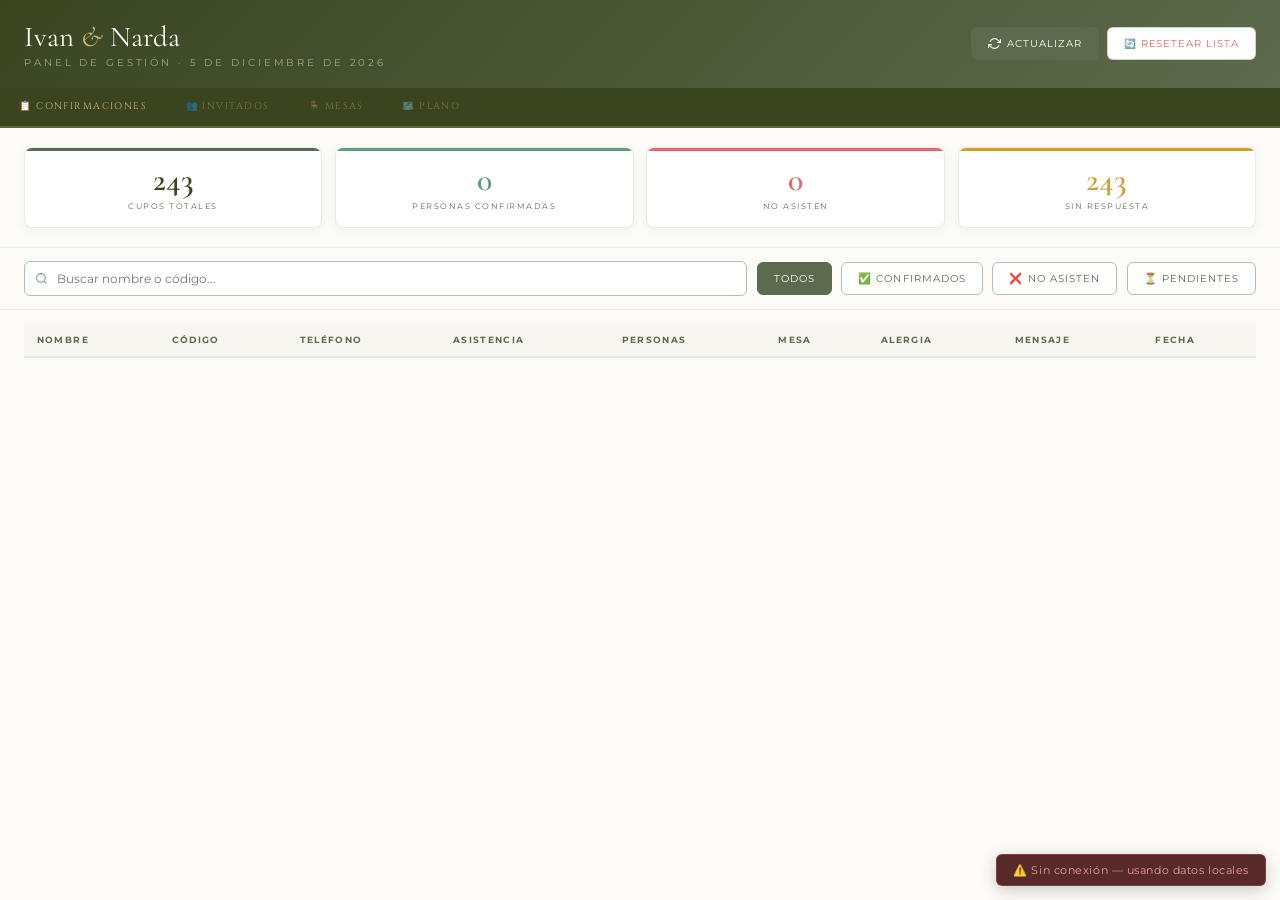
<file: dashboard-narda-ivan (1).html>
<!DOCTYPE html>
<html lang="es">
<head>
<meta charset="UTF-8">
  <link rel="manifest" href="manifest.json">
  <meta name="theme-color" content="#3A4520">
  <meta name="mobile-web-app-capable" content="yes">
  <meta name="apple-mobile-web-app-capable" content="yes">
  <meta name="apple-mobile-web-app-status-bar-style" content="black-translucent">
  <meta name="apple-mobile-web-app-title" content="N·I Dashboard">
  <meta name="viewport" content="width=device-width, initial-scale=1.0">
<title>Dashboard · Ivan & Narda</title>
<link href="https://fonts.googleapis.com/css2?family=Cormorant+Garamond:ital,wght@0,400;0,600;1,400&family=Cinzel:wght@400;500&family=Montserrat:wght@300;400;500;600&display=swap" rel="stylesheet">
<style>
*,*::before,*::after{margin:0;padding:0;box-sizing:border-box}
:root{
  --olive:#5C6B4D;--olive-dk:#3A4520;--olive-lt:#7A8A58;
  --euca:#7B9E87;--euca-lt:#A8C5B0;
  --cream:#FDFBF7;--linen:#F0E8D4;
  --gold:#C9A962;--gold-lt:#D4BA7A;
  --ink:#1E2410;--ink-lt:#5C6B4D;
  --red:#DC6B6B;--green:#5C9E7A;--amber:#C9A040;
}
body{background:var(--cream);color:var(--ink);font-family:'Montserrat',sans-serif;min-height:100vh;}

#header{background:linear-gradient(135deg,var(--olive-dk),var(--olive));padding:1.2rem 1.5rem;display:flex;align-items:center;justify-content:space-between;flex-wrap:wrap;gap:1rem;box-shadow:0 4px 20px rgba(0,0,0,.2);}
.header-names{font-family:'Cormorant Garamond',serif;font-size:clamp(1.2rem,3vw,1.8rem);font-weight:400;color:#fff;}
.header-names span{color:var(--gold-lt);font-style:italic;}
.header-sub{font-size:.6rem;letter-spacing:.3em;text-transform:uppercase;color:rgba(255,255,255,.5);margin-top:.2rem;}

#tabs{display:flex;background:var(--olive-dk);border-bottom:2px solid rgba(201,169,98,.3);overflow-x:auto;}
.tab{padding:.8rem 1.2rem;font-family:'Cinzel',serif;font-size:.6rem;letter-spacing:.15em;text-transform:uppercase;color:rgba(221,184,78,.45);cursor:pointer;border-bottom:2px solid transparent;margin-bottom:-2px;transition:all .3s;white-space:nowrap;}
.tab.active{color:var(--gold-lt);border-bottom-color:var(--gold-lt);}
.tab:hover{color:var(--gold-lt);}

.tab-content{display:none;}
.tab-content.active{display:block;}

/* STATS */
#stats{display:grid;grid-template-columns:repeat(auto-fit,minmax(120px,1fr));gap:.8rem;padding:1.2rem 1.5rem;border-bottom:1px solid rgba(168,132,42,.15);}
.stat-card{background:#fff;border:1px solid rgba(168,197,176,.3);border-radius:8px;padding:1rem;text-align:center;box-shadow:0 2px 10px rgba(0,0,0,.05);position:relative;overflow:hidden;}
.stat-card::before{content:'';position:absolute;top:0;left:0;right:0;height:3px;background:var(--bar,var(--gold));}
.stat-num{font-family:'Cormorant Garamond',serif;font-size:2rem;font-weight:600;color:var(--col,var(--olive-dk));line-height:1;display:block;}
.stat-label{font-size:.52rem;letter-spacing:.18em;text-transform:uppercase;color:var(--ink-lt);margin-top:.3rem;display:block;}
.stat-card.s-confirmed{--bar:var(--green);--col:var(--green);}
.stat-card.s-no{--bar:var(--red);--col:var(--red);}
.stat-card.s-pending{--bar:var(--amber);--col:var(--amber);}
.stat-card.s-people{--bar:var(--euca);--col:var(--euca);}
.stat-card.s-cupos{--bar:var(--olive);--col:var(--olive-dk);}

/* CONTROLS */
.controls{padding:.8rem 1.5rem;display:flex;gap:.6rem;flex-wrap:wrap;align-items:center;border-bottom:1px solid rgba(168,197,176,.2);}
.search-input{flex:1;min-width:160px;padding:.55rem .9rem .55rem 2rem;border:1px solid var(--euca-lt);border-radius:6px;font-family:'Montserrat',sans-serif;font-size:.78rem;color:var(--ink);background:#fff url("data:image/svg+xml,%3Csvg xmlns='http://www.w3.org/2000/svg' width='13' height='13' fill='none' stroke='%237B9E87' stroke-width='2' viewBox='0 0 24 24'%3E%3Ccircle cx='11' cy='11' r='8'/%3E%3Cpath d='m21 21-4.35-4.35'/%3E%3C/svg%3E") .65rem center/13px no-repeat;outline:none;}
.search-input:focus{border-color:var(--olive);}
.btn{padding:.55rem 1rem;border-radius:6px;font-family:'Montserrat',sans-serif;font-size:.65rem;letter-spacing:.1em;text-transform:uppercase;cursor:pointer;border:1px solid;transition:all .2s;display:inline-flex;align-items:center;gap:.4rem;}
.btn-olive{background:var(--olive);color:#fff;border-color:var(--olive);}
.btn-olive:hover{background:var(--olive-dk);}
.btn-ghost{background:#fff;color:var(--ink-lt);border-color:var(--euca-lt);}
.btn-ghost.active,.btn-ghost:hover{background:var(--olive);color:#fff;border-color:var(--olive);}
.btn-ghost.f-confirmed.active{background:var(--green);border-color:var(--green);}
.btn-ghost.f-no.active{background:var(--red);border-color:var(--red);}
.btn-ghost.f-pending.active{background:var(--amber);border-color:var(--amber);}
.spin{animation:spin 1s linear infinite;}
@keyframes spin{to{transform:rotate(360deg)}}

/* TABLE */
.table-wrap{padding:.8rem 1.5rem 2rem;overflow-x:auto;}
table{width:100%;border-collapse:collapse;min-width:580px;}
thead th{font-size:.56rem;letter-spacing:.15em;text-transform:uppercase;color:var(--ink-lt);padding:.7rem .8rem;text-align:left;border-bottom:2px solid rgba(168,197,176,.3);background:rgba(92,107,77,.03);}
tbody tr{border-bottom:1px solid rgba(168,197,176,.12);transition:background .15s;}
tbody tr:hover{background:rgba(123,158,135,.05);}
tbody td{padding:.7rem .8rem;font-size:.77rem;color:var(--ink);vertical-align:middle;}
.td-name{font-weight:500;}
.td-code{font-family:'Courier New',monospace;font-size:.7rem;color:var(--ink-lt);}
.badge{display:inline-flex;align-items:center;gap:.25rem;padding:.18rem .6rem;border-radius:20px;font-size:.6rem;font-weight:500;}
.b-confirmed{background:rgba(92,158,122,.12);color:var(--green);}
.b-no{background:rgba(220,107,107,.1);color:var(--red);}
.b-pending{background:rgba(201,160,64,.1);color:var(--amber);}
.wa-btn{display:inline-flex;align-items:center;gap:.3rem;padding:.28rem .65rem;border-radius:4px;background:#25D366;color:#fff;border:none;font-size:.6rem;cursor:pointer;font-family:'Montserrat',sans-serif;transition:opacity .2s;}
.wa-btn:hover{opacity:.85;}
.sent-btn{cursor:pointer;padding:.2rem .55rem;border-radius:4px;border:1px solid;font-size:.6rem;font-family:'Montserrat',sans-serif;background:transparent;transition:all .2s;}
.sent-btn.sent{border-color:var(--euca);color:var(--euca);}
.sent-btn.sent:hover{background:var(--euca);color:#fff;}
.sent-btn.not-sent{border-color:#ccc;color:#999;}
.sent-btn.not-sent:hover{border-color:var(--olive);color:var(--olive);}
.icon-btn{background:transparent;border:none;cursor:pointer;padding:.2rem .4rem;border-radius:3px;font-size:.85rem;transition:background .2s;}
.icon-btn:hover{background:rgba(0,0,0,.06);}

/* GUEST LIST */
.cupos-bar{padding:.6rem 1.5rem;background:linear-gradient(90deg,rgba(92,107,77,.08),rgba(92,107,77,.03));border-bottom:1px solid rgba(168,132,42,.15);display:flex;align-items:center;gap:1rem;flex-wrap:wrap;}
.cupos-label{font-family:'Cinzel',serif;font-size:.65rem;letter-spacing:.15em;color:var(--olive-dk);}
.cupos-track{flex:1;min-width:150px;height:8px;background:rgba(168,197,176,.3);border-radius:4px;overflow:hidden;}
.cupos-fill{height:100%;background:linear-gradient(90deg,var(--olive),var(--euca));border-radius:4px;transition:width .5s ease;}
.cupos-fill.warn{background:linear-gradient(90deg,var(--amber),#E8A020);}
.cupos-fill.full{background:linear-gradient(90deg,var(--red),#C04040);}
.cupos-num{font-family:'Cinzel',serif;font-size:.75rem;font-weight:500;color:var(--olive-dk);}

.edit-input{background:transparent;border:none;border-bottom:1px solid transparent;font-family:'Montserrat',sans-serif;font-size:.77rem;color:var(--ink);width:100%;padding:1px 3px;transition:border-color .2s;}
.edit-input:focus{outline:none;border-bottom-color:var(--olive);background:rgba(92,107,77,.04);}
select.edit-input{cursor:pointer;}

/* MESAS */
.mesas-grid{display:grid;grid-template-columns:repeat(auto-fill,minmax(200px,1fr));gap:1rem;padding:1.2rem 1.5rem;}
.mesa-card{background:#fff;border:1px solid rgba(168,197,176,.3);border-radius:8px;padding:1rem;box-shadow:0 2px 10px rgba(0,0,0,.05);position:relative;}
.mesa-card::before{content:'';position:absolute;top:0;left:0;right:0;height:3px;background:linear-gradient(90deg,var(--sage,var(--olive)),var(--euca));border-radius:8px 8px 0 0;}
.mesa-num{font-family:'Cinzel',serif;font-size:.55rem;letter-spacing:.2em;color:var(--gold);text-transform:uppercase;margin-bottom:.3rem;}
.mesa-name-input{font-family:'Cormorant Garamond',serif;font-size:1.05rem;font-weight:600;color:var(--olive-dk);border:none;border-bottom:1px dashed rgba(168,132,42,.3);background:transparent;width:100%;outline:none;padding:2px 0;margin-bottom:.5rem;}
.mesa-name-input:focus{border-bottom-color:var(--gold);}
.mesa-grupo-input{font-size:.72rem;color:var(--ink-lt);border:none;border-bottom:1px dashed rgba(168,197,176,.4);background:transparent;width:100%;outline:none;padding:1px 0;font-family:'Montserrat',sans-serif;margin-bottom:.7rem;}
.mesa-grupo-input:focus{border-bottom-color:var(--euca);}
.mesa-progress{margin-top:.5rem;}
.mesa-track{height:5px;background:rgba(168,197,176,.25);border-radius:3px;overflow:hidden;margin:.3rem 0;}
.mesa-fill{height:100%;background:linear-gradient(90deg,var(--olive),var(--euca));border-radius:3px;transition:width .4s;}
.mesa-fill.warn{background:linear-gradient(90deg,var(--amber),#E8A020);}
.mesa-fill.full{background:linear-gradient(90deg,var(--red),#C04040);}
.mesa-count{font-size:.62rem;color:var(--ink-lt);display:flex;justify-content:space-between;}

/* MODAL */
#modal-overlay{display:none;position:fixed;inset:0;background:rgba(20,28,10,.7);backdrop-filter:blur(6px);z-index:500;align-items:center;justify-content:center;padding:1rem;}
#modal-overlay.open{display:flex;}
.modal-box{background:var(--cream);border:1px solid rgba(168,197,176,.35);border-radius:10px;max-width:520px;width:100%;max-height:90vh;overflow-y:auto;box-shadow:0 20px 60px rgba(0,0,0,.3);}
.modal-header{padding:1.2rem 1.5rem;border-bottom:1px solid rgba(168,197,176,.2);display:flex;justify-content:space-between;align-items:center;}
.modal-title{font-family:'Cormorant Garamond',serif;font-size:1.2rem;color:var(--olive-dk);}
.modal-close{background:transparent;border:1px solid rgba(168,197,176,.3);border-radius:50%;width:28px;height:28px;cursor:pointer;color:var(--ink-lt);font-size:.85rem;display:flex;align-items:center;justify-content:center;}
.modal-body{padding:1.2rem 1.5rem;}
.form-group{margin-bottom:1rem;}
.form-label{display:block;font-family:'Cinzel',serif;font-size:.55rem;letter-spacing:.18em;color:var(--gold);text-transform:uppercase;margin-bottom:.4rem;}
.form-input,.form-select{width:100%;padding:.6rem .9rem;border:1px solid rgba(168,197,176,.5);border-radius:6px;font-family:'Montserrat',sans-serif;font-size:.82rem;color:var(--ink);background:#fff;outline:none;transition:border-color .2s;}
.form-input:focus,.form-select:focus{border-color:var(--olive);}
.form-row{display:grid;grid-template-columns:1fr 1fr;gap:.8rem;}
.modal-footer{padding:1rem 1.5rem;border-top:1px solid rgba(168,197,176,.2);display:flex;gap:.6rem;justify-content:flex-end;}

/* WA MODAL */
#wa-modal-overlay{display:none;position:fixed;inset:0;background:rgba(20,28,10,.7);backdrop-filter:blur(6px);z-index:600;align-items:center;justify-content:center;padding:1rem;}
#wa-modal-overlay.open{display:flex;}
.wa-box{background:var(--cream);border:1px solid rgba(168,197,176,.35);border-radius:10px;max-width:480px;width:100%;box-shadow:0 20px 60px rgba(0,0,0,.3);}
.wa-header{padding:1rem 1.4rem;border-bottom:1px solid rgba(168,197,176,.2);display:flex;justify-content:space-between;align-items:center;}
.wa-title{font-family:'Cormorant Garamond',serif;font-size:1.1rem;color:var(--olive-dk);}
.wa-body{padding:1.2rem 1.4rem;}
.wa-textarea{width:100%;height:220px;padding:.7rem;border:1px solid var(--euca-lt);border-radius:6px;font-family:'Montserrat',sans-serif;font-size:.77rem;color:var(--ink);resize:vertical;outline:none;line-height:1.75;}
.wa-textarea:focus{border-color:var(--olive);}
.wa-footer{padding:.9rem 1.4rem;border-top:1px solid rgba(168,197,176,.2);display:flex;gap:.6rem;justify-content:flex-end;}

/* GROUPS */
.groups-bar{padding:.6rem 1.5rem;display:flex;gap:.6rem;flex-wrap:wrap;align-items:center;border-bottom:1px solid rgba(168,197,176,.2);background:rgba(92,107,77,.03);}
.group-chip{display:inline-flex;align-items:center;gap:.3rem;padding:.25rem .7rem;border-radius:20px;background:rgba(92,107,77,.1);border:1px solid rgba(92,107,77,.2);font-size:.65rem;color:var(--olive-dk);font-family:'Montserrat',sans-serif;}
.group-chip .del-g{background:transparent;border:none;color:var(--red);cursor:pointer;font-size:.7rem;padding:0 .1rem;line-height:1;}
.group-section{margin-bottom:1.5rem;}
.group-header{padding:.5rem 1.5rem;background:linear-gradient(90deg,rgba(92,107,77,.1),transparent);border-left:3px solid var(--olive);display:flex;align-items:center;justify-content:space-between;}
.group-header-name{font-family:'Cinzel',serif;font-size:.65rem;letter-spacing:.2em;text-transform:uppercase;color:var(--olive-dk);}
.group-header-count{font-size:.65rem;color:var(--ink-lt);}

/* ARCHIVED */
.archived-section{margin:1rem 1.5rem;border:1px solid rgba(220,107,107,.2);border-radius:8px;overflow:hidden;}
.archived-header{padding:.7rem 1.2rem;background:rgba(220,107,107,.06);display:flex;align-items:center;justify-content:space-between;cursor:pointer;}
.archived-header-title{font-family:'Cinzel',serif;font-size:.62rem;letter-spacing:.15em;text-transform:uppercase;color:var(--red);}
.archived-row{display:flex;align-items:center;gap:.8rem;padding:.6rem 1.2rem;border-top:1px solid rgba(220,107,107,.1);font-size:.78rem;}
.archived-name{flex:1;font-weight:500;}
.archived-cupos{color:var(--ink-lt);font-size:.72rem;}
.restore-btn{padding:.2rem .6rem;border-radius:4px;border:1px solid var(--green);color:var(--green);background:transparent;font-size:.62rem;cursor:pointer;font-family:'Montserrat',sans-serif;}
.restore-btn:hover{background:var(--green);color:#fff;}

/* EMPTY */
.empty{text-align:center;padding:3rem;font-family:'Cormorant Garamond',serif;font-size:1.05rem;color:var(--ink-lt);font-style:italic;}

@media(max-width:600px){
  #stats{grid-template-columns:repeat(2,1fr);}
  .controls{padding:.7rem 1rem;}
  .table-wrap{padding:.7rem 1rem 2rem;}
  .mesas-grid{grid-template-columns:repeat(auto-fill,minmax(160px,1fr));padding:.8rem 1rem;}
}


  /* ── BADGE NOTIFICACIONES ── */
  #notif-badge{
    display:inline-flex;align-items:center;justify-content:center;
    background:var(--red,#C04040);color:#fff;
    font-size:.6rem;font-weight:700;font-family:'Montserrat',sans-serif;
    border-radius:999px;min-width:18px;height:18px;padding:0 5px;
    margin-left:6px;vertical-align:middle;animation:pulse-badge .8s ease infinite alternate;
  }
  @keyframes pulse-badge{from{opacity:1;transform:scale(1);}to{opacity:.7;transform:scale(.92);}}
  #notif-badge.hidden{display:none;}
  #notif-banner{
    background:linear-gradient(90deg,rgba(92,140,100,.15),rgba(92,140,100,.08));
    border:1px solid rgba(92,140,100,.3);border-radius:8px;
    padding:.6rem 1rem;margin-bottom:1rem;
    display:flex;align-items:center;gap:.75rem;
    font-family:'Montserrat',sans-serif;font-size:.75rem;color:var(--ink);
  }
  #notif-banner.hidden{display:none;}
  #notif-banner strong{color:var(--olive-dk);}


  /* ── MODAL MENSAJE MESA ── */
  #msg-modal-overlay{
    position:fixed;inset:0;background:rgba(0,0,0,.5);z-index:1000;
    display:none;align-items:center;justify-content:center;
  }
  #msg-modal{
    background:#fff;border-radius:12px;padding:1.5rem;
    width:min(480px,92vw);max-height:85vh;overflow-y:auto;
    box-shadow:0 20px 60px rgba(0,0,0,.2);
  }
  .msg-preview{
    background:rgba(37,211,102,.08);border:1px solid rgba(37,211,102,.3);
    border-radius:8px;padding:.75rem 1rem;margin:.75rem 0;
    font-family:'Montserrat',sans-serif;font-size:.78rem;line-height:1.6;
    color:var(--ink);white-space:pre-wrap;
  }
  .msg-wa-btn{
    display:flex;align-items:center;gap:.5rem;justify-content:center;
    background:#25D366;color:#fff;border:none;border-radius:8px;
    padding:.7rem 1.5rem;font-family:'Montserrat',sans-serif;
    font-weight:700;font-size:.8rem;cursor:pointer;width:100%;
    text-decoration:none;margin-top:.5rem;
  }
  .msg-wa-btn:hover{background:#1DA851;}


  /* ── EDITOR DE PLANO ── */
  #plano-canvas-wrap{
    position:relative;width:100%;
    background:repeating-linear-gradient(0deg,rgba(92,107,58,.06) 0,rgba(92,107,58,.06) 1px,transparent 1px,transparent 40px),
               repeating-linear-gradient(90deg,rgba(92,107,58,.06) 0,rgba(92,107,58,.06) 1px,transparent 1px,transparent 40px);
    border:2px dashed rgba(92,107,58,.2);border-radius:8px;
    min-height:500px;overflow:hidden;cursor:crosshair;
    user-select:none;-webkit-user-select:none;
  }
  .plano-mesa{
    position:absolute;display:flex;flex-direction:column;
    align-items:center;justify-content:center;
    border-radius:50%;cursor:move;
    font-family:'Montserrat',sans-serif;
    box-shadow:0 2px 8px rgba(0,0,0,.15);
    transition:box-shadow .2s;
    border:2px solid rgba(255,255,255,.3);
    text-align:center;padding:4px;
  }
  .plano-mesa:hover{box-shadow:0 4px 16px rgba(0,0,0,.25);}
  .plano-mesa.selected{box-shadow:0 0 0 3px var(--gold),0 4px 16px rgba(0,0,0,.25);}
  .plano-mesa .pm-num{font-size:.55rem;font-weight:700;opacity:.8;line-height:1;}
  .plano-mesa .pm-name{font-size:.6rem;font-weight:600;line-height:1.2;margin-top:2px;word-break:break-word;max-width:90%;}
  .plano-mesa .pm-count{font-size:.5rem;opacity:.7;margin-top:1px;}
  .plano-toolbar{
    display:flex;gap:.5rem;flex-wrap:wrap;align-items:center;
    padding:.75rem;background:rgba(58,69,32,.04);
    border:1px solid rgba(92,107,58,.15);border-radius:8px;margin-bottom:.75rem;
  }
  .plano-toolbar button{padding:.35rem .75rem;font-size:.7rem;}
  #plano-props{
    background:rgba(255,255,255,.5);border:1px solid rgba(92,107,58,.15);
    border-radius:8px;padding:.75rem;margin-top:.75rem;
    font-family:'Montserrat',sans-serif;font-size:.75rem;
  }
  #plano-props label{display:block;color:var(--ink-lt);margin-bottom:.25rem;font-size:.65rem;letter-spacing:.05em;}
  #plano-props input,#plano-props select{
    width:100%;padding:.4rem .6rem;border:1px solid rgba(92,107,58,.2);
    border-radius:6px;font-size:.75rem;background:white;color:var(--ink);
    margin-bottom:.5rem;box-sizing:border-box;
  }

</style>
</head>
<body>


<div id="header">
  <div>
    <div class="header-names">Ivan <span>&amp;</span> Narda</div>
    <div class="header-sub">Panel de gestión · 5 de Diciembre de 2026</div>
  </div>
  <div style="display:flex;gap:.5rem;flex-wrap:wrap;">
  <button class="btn btn-olive" onclick="refreshRSVP()" style="font-size:.6rem;">
    <svg id="ri" width="13" height="13" viewBox="0 0 24 24" fill="none" stroke="currentColor" stroke-width="2"><path d="M23 4v6h-6"/><path d="M1 20v-6h6"/><path d="M3.51 9a9 9 0 0114.85-3.36L23 10M1 14l4.64 4.36A9 9 0 0020.49 15"/></svg>
    Actualizar
  </button>
  <button class="btn btn-ghost" onclick="resetGuests()" style="font-size:.6rem;border-color:rgba(220,107,107,.4);color:var(--red);" title="Resetea la lista de invitados al estado inicial">
    🔄 Resetear lista
  </button>
  </div>
</div>

<div id="tabs">
  <div class="tab active" onclick="switchTab('rsvp',this)">📋 Confirmaciones</div>
  <div class="tab" onclick="switchTab('guests',this)">👥 Invitados</div>
  <div class="tab" onclick="switchTab('mesas',this)">🪑 Mesas</div>
  <div class="tab" onclick="switchTab('plano',this)">🗺️ Plano</div>
</div>

<!-- ══ TAB 1: RSVP ══ -->
<div id="tab-rsvp" class="tab-content active">
  <div id="stats">
    <div class="stat-card s-cupos"><span class="stat-num" id="s-inv">—</span><span class="stat-label">Cupos totales</span></div>
    <div class="stat-card s-confirmed"><span class="stat-num" id="s-conf">—</span><span class="stat-label">Personas confirmadas</span></div>
    <div class="stat-card s-no"><span class="stat-num" id="s-no">—</span><span class="stat-label">No asisten</span></div>
    <div class="stat-card s-pending"><span class="stat-num" id="s-pend">—</span><span class="stat-label">Sin respuesta</span></div>
  </div>

  <div class="controls">
    <div id="notif-banner" class="hidden"><span>🎉</span><span id="notif-text"></span><button onclick="markRSVPsAsSeen()" style="margin-left:auto;font-size:.68rem;color:var(--ink-lt);background:none;border:none;cursor:pointer;">Marcar como visto ✓</button></div>
    <input type="text" class="search-input" id="rsvp-search" placeholder="Buscar nombre o código..." oninput="renderRSVP()">
    <button class="btn btn-ghost active" data-f="all" onclick="setRSVPFilter('all',this)">Todos</button>
    <button class="btn btn-ghost f-confirmed" data-f="confirmed" onclick="setRSVPFilter('confirmed',this)">✅ Confirmados</button>
    <button class="btn btn-ghost f-no" data-f="no" onclick="setRSVPFilter('no',this)">❌ No asisten</button>
    <button class="btn btn-ghost f-pending" data-f="pending" onclick="setRSVPFilter('pending',this)">⏳ Pendientes</button>
  </div>

  <div class="table-wrap">
    <table id="rsvp-table">
      <thead><tr>
        <th>Nombre</th><th>Código</th><th>Teléfono</th>
        <th>Asistencia</th><th>Personas</th><th>Mesa</th>
        <th>Alergia</th><th>Mensaje</th><th>Fecha</th>
      </tr></thead>
      <tbody id="rsvp-tbody"></tbody>
    </table>
    <div id="rsvp-empty" class="empty" style="display:none">No hay respuestas aún 🌿</div>
  </div>
</div>

<!-- ══ TAB 2: INVITADOS ══ -->
<div id="tab-guests" class="tab-content">
  <div class="cupos-bar">
    <span class="cupos-label">Cupos utilizados:</span>
    <div class="cupos-track"><div class="cupos-fill" id="cupos-fill" style="width:0%"></div></div>
    <span class="cupos-num" id="cupos-num">0 / 300</span>
    <button class="btn btn-olive" onclick="openAddGuest()">+ Agregar invitado</button>
    <button class="btn btn-ghost" onclick="syncGuests()" id="sync-btn" style="border-color:var(--euca);color:var(--euca);">
      <svg width="12" height="12" viewBox="0 0 24 24" fill="none" stroke="currentColor" stroke-width="2"><path d="M23 4v6h-6"/><path d="M1 20v-6h6"/><path d="M3.51 9a9 9 0 0114.85-3.36L23 10M1 14l4.64 4.36A9 9 0 0020.49 15"/></svg>
      Sincronizar con Sheets
    </button>
    <input type="text" class="search-input" id="guest-search" placeholder="Buscar..." oninput="renderGuests()" style="max-width:180px;">
  </div>

  <div class="groups-bar" id="groups-bar">
    <span style="font-family:'Cinzel',serif;font-size:.6rem;letter-spacing:.15em;color:var(--olive-dk);text-transform:uppercase;">Grupos:</span>
    <div id="group-chips"></div>
    <button class="btn btn-ghost" onclick="openAddGroup()" style="font-size:.6rem;">＋ Nuevo grupo</button>
    <div style="margin-left:auto;display:flex;gap:.5rem;align-items:center;">
      <span style="font-size:.65rem;color:var(--ink-lt);">Ordenar:</span>
      <button class="btn btn-ghost active" id="sort-group-btn" onclick="setSortMode('grupo',this)" style="font-size:.6rem;">Por grupo</button>
      <button class="btn btn-ghost" id="sort-name-btn" onclick="setSortMode('nombre',this)" style="font-size:.6rem;">Por nombre</button>
    </div>
  </div>
  <div class="table-wrap">
    <div id="guests-by-group"></div>
    <table id="guests-table" style="display:none;">
      <thead><tr>
        <th>N°</th><th>Nombre</th><th>Apellido</th><th>&amp;</th>
        <th>Cupos</th><th>Grupo</th><th>Código</th><th>WhatsApp</th><th>Enviado</th><th></th>
      </tr></thead>
      <tbody id="guests-tbody"></tbody>
    </table>
  </div>

  <!-- Archived section -->
  <div class="archived-section" id="archived-section">
    <div class="archived-header" onclick="toggleArchived()">
      <span class="archived-header-title">📦 Archivados — <span id="archived-count">0</span> personas · <span id="archived-cupos">0</span> cupos liberados</span>
      <span id="archived-arrow" style="color:var(--red);font-size:.8rem;">▼</span>
    </div>
    <div id="archived-list" style="display:none;"></div>
  </div>
</div>

<!-- ══ TAB 3: MESAS ══ -->
<div id="tab-mesas" class="tab-content">
  <div class="controls">
    <span style="font-family:'Cinzel',serif;font-size:.65rem;letter-spacing:.15em;color:var(--olive-dk);">29 MESAS · Mesa Principal: 12 · Resto: 10 · Total: 300</span>
    <span id="mesas-resumen" style="font-size:.72rem;color:var(--ink-lt);margin-left:auto;"></span>
  </div>
  <div class="mesas-grid" id="mesas-grid"></div>
</div>


<!-- ══ TAB: PLANO ══ -->
<div id="tab-plano" class="tab-content">
  <div class="plano-toolbar">
    <button class="btn btn-olive" onclick="planoAddAllMesas()">🔄 Cargar todas las mesas</button>
    <button class="btn btn-ghost" onclick="planoDeleteSelected()" id="plano-del-btn" style="display:none">🗑 Eliminar seleccionada</button>
    <button class="btn btn-ghost" onclick="planoZoom(1.1)">＋ Zoom</button>
    <button class="btn btn-ghost" onclick="planoZoom(0.9)">－ Zoom</button>
    <button class="btn btn-ghost" onclick="planoReset()">↺ Reiniciar vista</button>
    <button class="btn btn-olive" onclick="planoExport()" style="margin-left:auto;">📥 Exportar imagen</button>
  </div>
  <div style="display:flex;gap:1rem;align-items:flex-start;flex-wrap:wrap;">
    <div id="plano-canvas-wrap" style="flex:1;min-width:300px;" 
         ondblclick="planoOnDblClick(event)">
      <div id="plano-canvas" style="position:absolute;inset:0;transform-origin:0 0;"></div>
    </div>
    <div id="plano-props" style="width:200px;display:none;">
      <strong style="display:block;margin-bottom:.5rem;color:var(--olive-dk);font-size:.75rem;">Mesa seleccionada</strong>
      <label>Nombre</label>
      <input id="pp-nombre" type="text" oninput="planoUpdateProp('nombre',this.value)">
      <label>Tamaño</label>
      <select id="pp-size" onchange="planoUpdateProp('size',this.value)">
        <option value="60">Pequeña (60px)</option>
        <option value="80" selected>Normal (80px)</option>
        <option value="100">Grande (100px)</option>
        <option value="120">Muy grande (120px)</option>
      </select>
      <label>Color</label>
      <select id="pp-color" onchange="planoUpdateProp('color',this.value)">
        <option value="#3A4520">Verde oliva</option>
        <option value="#C9A962">Dorado</option>
        <option value="#5C8A78">Eucalipto</option>
        <option value="#8B4513">Marrón</option>
        <option value="#2E4A6B">Azul</option>
        <option value="#6B3A6B">Púrpura</option>
      </select>
      <button class="btn btn-ghost" onclick="planoDeleteSelected()" style="width:100%;margin-top:.25rem;">🗑 Eliminar mesa</button>
    </div>
  </div>
  <p style="font-size:.68rem;color:var(--ink-lt);margin-top:.5rem;">
    💡 Doble clic en área vacía para agregar mesa · Arrastra para mover · Clic para seleccionar
  </p>

  <!-- Link del plano para incluir en mensajes -->
  <div style="margin-top:1rem;background:rgba(201,169,98,.06);border:1px solid rgba(201,169,98,.2);border-radius:8px;padding:1rem;">
    <p style="font-family:'Montserrat',sans-serif;font-size:.72rem;font-weight:600;color:var(--olive-dk);margin-bottom:.5rem;">
      🔗 Link del plano para mensajes de mesa
    </p>
    <p style="font-family:'Montserrat',sans-serif;font-size:.65rem;color:var(--ink-lt);margin-bottom:.5rem;line-height:1.5;">
      1. Exporta el plano como imagen (botón arriba) → 2. Súbelo a Google Drive → 3. Copia el link compartible y pégalo aquí
    </p>
    <div style="display:flex;gap:.5rem;align-items:center;">
      <input type="text" id="plano-link-input" placeholder="https://drive.google.com/file/..."
        style="flex:1;padding:.5rem .75rem;border:1px solid rgba(92,107,58,.25);border-radius:6px;font-size:.72rem;font-family:'Montserrat',sans-serif;"
        oninput="savePlanoLink(this.value)">
      <button class="btn btn-ghost" onclick="testPlanoLink()" style="font-size:.65rem;white-space:nowrap;">Probar link</button>
    </div>
    <p id="plano-link-status" style="font-size:.65rem;margin-top:.35rem;color:var(--ink-lt);"></p>
  </div>
</div>

<!-- ══ MODAL: Agregar/Editar invitado ══ -->
<div id="modal-overlay" onclick="if(event.target===this)closeModal()">
  <div class="modal-box">
    <div class="modal-header">
      <span class="modal-title" id="modal-title">Agregar invitado</span>
      <button class="modal-close" onclick="closeModal()">✕</button>
    </div>
    <div class="modal-body">
      <input type="hidden" id="edit-idx" value="-1">
      <div class="form-row">
        <div class="form-group">
          <label class="form-label">Nombre *</label>
          <input type="text" class="form-input" id="f-nombre" placeholder="Nombre">
        </div>
        <div class="form-group">
          <label class="form-label">Apellido *</label>
          <input type="text" class="form-input" id="f-apellido" placeholder="Apellido">
        </div>
      </div>
      <div class="form-row">
        <div class="form-group">
          <label class="form-label">& (si cupos &gt; 1)</label>
          <select class="form-select" id="f-sufijo">
            <option value="">— Ninguno —</option>
            <option value="y Sr.">y Sr.</option>
            <option value="y Sra.">y Sra.</option>
            <option value="y flia.">y flia.</option>
            <option value="y cia.">y cia.</option>
          </select>
        </div>
        <div class="form-group">
          <label class="form-label">Cupos *</label>
          <input type="number" class="form-input" id="f-cupos" min="1" max="10" value="1">
        </div>
      </div>
      <div class="form-group">
        <label class="form-label">Grupo *</label>
        <select class="form-select" id="f-grupo">
          <option value="">— Selecciona un grupo —</option>
        </select>
      </div>
      <div class="form-group">
        <label class="form-label">Código (asignado automáticamente)</label>
        <input type="text" class="form-input" id="f-codigo" readonly style="background:rgba(92,107,77,.05);color:var(--ink-lt);">
      </div>
      <div id="modal-error" style="color:var(--red);font-size:.75rem;margin-top:.5rem;display:none;"></div>
    </div>
    <div class="modal-footer">
      <button class="btn btn-ghost" onclick="closeModal()">Cancelar</button>
      <button class="btn btn-olive" onclick="saveGuest()">Guardar</button>
    </div>
  </div>
</div>

<!-- ══ MODAL: Asignar mesa ══ -->

<!-- MODAL MENSAJE PERSONALIZADO -->
<div id="msg-modal-overlay" onclick="if(event.target===this)closeMsgModal()">
  <div id="msg-modal">
    <h3 style="font-family:'Cinzel',serif;font-size:1rem;color:var(--olive-dk);margin-bottom:.25rem;">Mensaje de Mesa</h3>
    <p style="font-size:.72rem;color:var(--ink-lt);margin-bottom:1rem;">Vista previa del mensaje que se enviará por WhatsApp</p>
    <div class="msg-preview" id="msg-preview-text"></div>
    <p style="font-size:.68rem;color:var(--ink-lt);margin:.5rem 0;">
      Mesa asignada: <strong id="msg-mesa-label">—</strong> &nbsp;|&nbsp;
      Invitado: <strong id="msg-guest-name">—</strong>
    </p>
    <a id="msg-wa-link" href="#" target="_blank" class="msg-wa-btn">
      <svg width="16" height="16" viewBox="0 0 24 24" fill="currentColor"><path d="M17.472 14.382c-.297-.149-1.758-.867-2.03-.967-.273-.099-.471-.148-.67.15-.197.297-.767.966-.94 1.164-.173.199-.347.223-.644.075-.297-.15-1.255-.463-2.39-1.475-.883-.788-1.48-1.761-1.653-2.059-.173-.297-.018-.458.13-.606.134-.133.298-.347.446-.52.149-.174.198-.298.298-.497.099-.198.05-.371-.025-.52-.075-.149-.669-1.612-.916-2.207-.242-.579-.487-.5-.669-.51-.173-.008-.371-.01-.57-.01-.198 0-.52.074-.792.372-.272.297-1.04 1.016-1.04 2.479 0 1.462 1.065 2.875 1.213 3.074.149.198 2.096 3.2 5.077 4.487.709.306 1.262.489 1.694.625.712.227 1.36.195 1.871.118.571-.085 1.758-.719 2.006-1.413.248-.694.248-1.289.173-1.413-.074-.124-.272-.198-.57-.347m-5.421 7.403h-.004a9.87 9.87 0 01-5.031-1.378l-.361-.214-3.741.982.998-3.648-.235-.374a9.86 9.86 0 01-1.51-5.26c.001-5.45 4.436-9.884 9.888-9.884 2.64 0 5.122 1.03 6.988 2.898a9.825 9.825 0 012.893 6.994c-.003 5.45-4.437 9.884-9.885 9.884m8.413-18.297A11.815 11.815 0 0012.05 0C5.495 0 .16 5.335.157 11.892c0 2.096.547 4.142 1.588 5.945L.057 24l6.305-1.654a11.882 11.882 0 005.683 1.448h.005c6.554 0 11.89-5.335 11.893-11.893a11.821 11.821 0 00-3.48-8.413z"/></svg>
      Abrir en WhatsApp
    </a>
    <button onclick="closeMsgModal()" style="width:100%;margin-top:.5rem;padding:.5rem;background:none;border:1px solid rgba(0,0,0,.1);border-radius:8px;cursor:pointer;font-size:.75rem;color:var(--ink-lt);">Cerrar</button>
  </div>
</div>

<div id="mesa-modal-overlay" onclick="if(event.target===this)closeMesaModal()">
  <div class="modal-box" style="max-width:440px;">
    <div class="modal-header">
      <span class="modal-title">Asignar mesa</span>
      <button class="modal-close" onclick="closeMesaModal()">✕</button>
    </div>
    <div class="modal-body">
      <input type="hidden" id="mesa-guest-codigo">
      <div class="form-group">
        <label class="form-label">Invitado</label>
        <input type="text" class="form-input" id="mesa-guest-name" readonly style="background:rgba(92,107,77,.05);">
      </div>
      <div class="form-group">
        <label class="form-label">Mesa *</label>
        <select class="form-select" id="mesa-select">
          <option value="">— Selecciona una mesa —</option>
        </select>
      </div>
      <div id="mesa-warn" style="font-size:.72rem;color:var(--amber);margin-top:.4rem;display:none;"></div>
    </div>
    <div class="modal-footer">
      <button class="btn btn-ghost" onclick="closeMesaModal()">Cancelar</button>
      <button class="btn btn-olive" onclick="saveMesaAssign()">Asignar</button>
    </div>
  </div>
</div>

<!-- ══ MODAL: WhatsApp ══ -->
<div id="wa-modal-overlay" onclick="if(event.target===this)closeWAModal()">
  <div class="wa-box">
    <div class="wa-header">
      <span class="wa-title" id="wa-guest-name">Mensaje</span>
      <button class="modal-close" onclick="closeWAModal()">✕</button>
    </div>
    <div class="wa-body">
      <p style="font-size:.72rem;color:var(--ink-lt);margin-bottom:.8rem;">Edita el mensaje si lo necesitas y toca enviar:</p>
      <textarea class="wa-textarea" id="wa-text"></textarea>
    </div>
    <div class="wa-footer">
      <button class="btn btn-ghost" onclick="closeWAModal()">Cancelar</button>
      <a id="wa-send-btn" href="#" target="_blank" class="btn btn-olive" style="text-decoration:none;background:#25D366;border-color:#25D366;" onclick="markSent()">
        <svg width="14" height="14" viewBox="0 0 24 24" fill="currentColor"><path d="M17.472 14.382c-.297-.149-1.758-.867-2.03-.967-.273-.099-.471-.148-.67.15-.197.297-.767.966-.94 1.164-.173.199-.347.223-.644.075-.297-.15-1.255-.463-2.39-1.475-.883-.788-1.48-1.761-1.653-2.059-.173-.297-.018-.458.13-.606.134-.133.298-.347.446-.52.149-.174.198-.298.298-.497.099-.198.05-.371-.025-.52-.075-.149-.669-1.612-.916-2.207-.242-.579-.487-.5-.669-.51-.173-.008-.371-.01-.57-.01-.198 0-.52.074-.792.372-.272.297-1.04 1.016-1.04 2.479 0 1.462 1.065 2.875 1.213 3.074.149.198 2.096 3.2 5.077 4.487.709.306 1.262.489 1.694.625.712.227 1.36.195 1.871.118.571-.085 1.758-.719 2.006-1.413.248-.694.248-1.289.173-1.413-.074-.124-.272-.198-.57-.347m-5.421 7.403h-.004a9.87 9.87 0 01-5.031-1.378l-.361-.214-3.741.982.998-3.648-.235-.374a9.86 9.86 0 01-1.51-5.26c.001-5.45 4.436-9.884 9.888-9.884 2.64 0 5.122 1.03 6.988 2.898a9.825 9.825 0 012.893 6.994c-.003 5.45-4.437 9.884-9.885 9.884m8.413-18.297A11.815 11.815 0 0012.05 0C5.495 0 .16 5.335.157 11.892c0 2.096.547 4.142 1.588 5.945L.057 24l6.305-1.654a11.882 11.882 0 005.683 1.448h.005c6.554 0 11.89-5.335 11.893-11.893a11.821 11.821 0 00-3.48-8.413z"/></svg>
        Enviar por WhatsApp
      </a>
    </div>
  </div>
</div>

<script>
/* ══════════════════════════════════════
   CONFIG
══════════════════════════════════════ */
const SHEETS_URL = 'https://script.google.com/macros/s/AKfycbxrl2qI58AqHqq23hfDIzxH-9bsuhZjYDqdM4Zaj_cDGC2FjAe8Xa_qETHyb9QHFdoiZw/exec';
const MAX_CUPOS  = 300;
const MAX_MESA   = 10;
const INVITE_URL = 'https://namynnel.github.io/boda-ivan-narda/';
const WA_MESSAGE_TEMPLATE = (nombre, codigo) =>
`Hola ${nombre} 🌿

Por fin podemos compartir contigo esta noticia tan especial —
el 5 de diciembre de 2026 nos casamos,
y queremos que seas parte de ese momento.

Aquí encontrarás todos los detalles:
${INVITE_URL}

Tu código de confirmación: ${codigo}
(Lo necesitarás para confirmar tu asistencia)

Con cariño,
Ivan & Narda 💍`;

/* ══════════════════════════════════════
   AVAILABLE CODES
══════════════════════════════════════ */
const AVAILABLE_CODES = ["1906", "4041", "9500", "8623", "4610", "4234", "4082", "8748", "8289", "9135", "8198", "7686", "7383", "6995", "3910", "3271", "7379", "7262", "6010", "5313", "4298", "4822", "7107", "1864", "8788", "6113", "9299", "9047", "1603", "5045", "7596", "9837", "9531", "4581", "1092", "8284", "2427", "7701", "7981", "4043", "7134", "6865", "3259", "3537", "7729", "5816", "8500", "1827", "9743", "4462", "8397", "9578", "4380", "9919", "5407", "4094", "5309", "9939", "8631", "8201", "5578", "7790", "4010", "6638", "8332", "7452", "7851", "7570", "1886", "7766", "1363", "6870", "5114", "9371", "7806", "8652", "3686", "5679", "6773", "6359", "8226", "1564", "2957", "3449", "6930", "1773", "9637", "5649", "3410", "7869", "2152", "8277", "7337", "7530", "3262", "4235", "2326", "4641", "6209", "8486", "3541", "9499", "4272", "2515", "4222", "8495", "1653", "1889", "7972", "3538", "1675", "8151", "1068", "2567", "4351", "6837", "3230", "6077", "9456", "7036", "1027", "2131", "4175", "1271", "3854", "7454", "2522", "8379", "1071", "9127", "2770", "7941", "3413", "6914", "4124", "2088", "2279", "9622", "9638", "7288", "5835", "8640", "3948", "5640", "7016", "9496", "8897", "9484", "2670", "3691", "9667", "6956", "5513", "4180", "4295", "2248", "1922", "5566", "6008", "4814", "9365", "4229", "4559", "4492", "3356", "6628", "4228", "8144", "4505", "7771", "7712", "6610", "6491", "7381", "4325", "7945", "3794", "1949", "4756", "6475"];
const INITIAL_GUESTS = [{"nombre": "Victor", "apellido": "Aguirre", "sufijo": "", "cupos": 1, "grupo": "CETI", "codigo": "4238", "enviado": false}, {"nombre": "Wara", "apellido": "Aiza", "sufijo": "y Sr.", "cupos": 2, "grupo": "KPOP", "codigo": "5999", "enviado": false}, {"nombre": "Alancito", "apellido": "OwO", "sufijo": "", "cupos": 1, "grupo": "COSPLAY", "codigo": "2090", "enviado": false}, {"nombre": "Darlyn", "apellido": "Alanez", "sufijo": "y Sr.", "cupos": 2, "grupo": "COSPLAY", "codigo": "6608", "enviado": false}, {"nombre": "Silvio", "apellido": "Alcozer", "sufijo": "y cia.", "cupos": 2, "grupo": "ABOG", "codigo": "1204", "enviado": false}, {"nombre": "Ariana", "apellido": "Antezana", "sufijo": "y cia.", "cupos": 2, "grupo": "OTROS", "codigo": "3002", "enviado": false}, {"nombre": "Rosario", "apellido": "Arze", "sufijo": "", "cupos": 1, "grupo": "ARZE", "codigo": "6912", "enviado": false}, {"nombre": "Katherine", "apellido": "Arze", "sufijo": "y Sr.", "cupos": 2, "grupo": "ARZE", "codigo": "2438", "enviado": false}, {"nombre": "Marianela", "apellido": "Arze", "sufijo": "y flia.", "cupos": 5, "grupo": "ARZE", "codigo": "7457", "enviado": false}, {"nombre": "Jose", "apellido": "Arze", "sufijo": "y Sra.", "cupos": 2, "grupo": "ARZE", "codigo": "3990", "enviado": false}, {"nombre": "Tatiana", "apellido": "Arze", "sufijo": "y Sr.", "cupos": 2, "grupo": "ARZE", "codigo": "9979", "enviado": false}, {"nombre": "Aneliz", "apellido": "Arze", "sufijo": "y Sra.", "cupos": 2, "grupo": "ARZE", "codigo": "7495", "enviado": false}, {"nombre": "Justo", "apellido": "Javier Arze Ramos", "sufijo": "", "cupos": 1, "grupo": "ARZE", "codigo": "4572", "enviado": false}, {"nombre": "Carola", "apellido": "Avalos", "sufijo": "y cia.", "cupos": 2, "grupo": "CETI", "codigo": "6162", "enviado": false}, {"nombre": "Shirley", "apellido": "Barrientos", "sufijo": "y Sr.", "cupos": 2, "grupo": "COSPLAY", "codigo": "2190", "enviado": false}, {"nombre": "Florentina", "apellido": "Conde Benito", "sufijo": "", "cupos": 1, "grupo": "ZELADA", "codigo": "9349", "enviado": false}, {"nombre": "Lucero", "apellido": "Borda", "sufijo": "", "cupos": 1, "grupo": "ABOG", "codigo": "6659", "enviado": false}, {"nombre": "Lizbeth", "apellido": "Cadena", "sufijo": "", "cupos": 1, "grupo": "KPOP", "codigo": "5367", "enviado": false}, {"nombre": "Karencita", "apellido": "Candia", "sufijo": "y Sr.", "cupos": 2, "grupo": "COSPLAY", "codigo": "8880", "enviado": false}, {"nombre": "Erika", "apellido": "Quispe", "sufijo": "y cia.", "cupos": 2, "grupo": "KPOP", "codigo": "6775", "enviado": false}, {"nombre": "Maira", "apellido": "Aliaga Castro", "sufijo": "", "cupos": 1, "grupo": "DAMA", "codigo": "4118", "enviado": false}, {"nombre": "Leo", "apellido": "Chirino", "sufijo": "", "cupos": 1, "grupo": "CETI", "codigo": "9404", "enviado": false}, {"nombre": "Fatima", "apellido": "Zelada Conde", "sufijo": "y cia.", "cupos": 2, "grupo": "ZELADA", "codigo": "1289", "enviado": false}, {"nombre": "Gloria", "apellido": "Zelada Conde", "sufijo": "y cia.", "cupos": 2, "grupo": "ZELADA", "codigo": "5213", "enviado": false}, {"nombre": "Jazmin", "apellido": "Cruz", "sufijo": "", "cupos": 1, "grupo": "COSPLAY", "codigo": "5383", "enviado": false}, {"nombre": "Bianca", "apellido": "Davalos", "sufijo": "y cia.", "cupos": 2, "grupo": "KPOP", "codigo": "6794", "enviado": false}, {"nombre": "Marianne", "apellido": "Mariel Duran", "sufijo": "", "cupos": 1, "grupo": "COSPLAY", "codigo": "7492", "enviado": false}, {"nombre": "Walter", "apellido": "Flores", "sufijo": "y cia.", "cupos": 2, "grupo": "ABOG", "codigo": "4215", "enviado": false}, {"nombre": "Alcides", "apellido": "Flores", "sufijo": "", "cupos": 1, "grupo": "CETI", "codigo": "9759", "enviado": false}, {"nombre": "Ricard", "apellido": "Fontanillas", "sufijo": "y Sra.", "cupos": 2, "grupo": "COSPLAY", "codigo": "3057", "enviado": false}, {"nombre": "Rodrigo", "apellido": "Goyzueta", "sufijo": "y Sra.", "cupos": 2, "grupo": "COSPLAY", "codigo": "3240", "enviado": false}, {"nombre": "Heidy", "apellido": "Gutierrez", "sufijo": "y Sr.", "cupos": 2, "grupo": "COSPLAY", "codigo": "4875", "enviado": false}, {"nombre": "Carla", "apellido": "Vargas", "sufijo": "y cia.", "cupos": 2, "grupo": "KPOP", "codigo": "6320", "enviado": false}, {"nombre": "Araceli", "apellido": "Gutierrez", "sufijo": "", "cupos": 1, "grupo": "KPOP", "codigo": "1928", "enviado": false}, {"nombre": "Honey", "apellido": "OwO", "sufijo": "y Sr.", "cupos": 2, "grupo": "KPOP", "codigo": "5175", "enviado": false}, {"nombre": "Yenny", "apellido": "Huanca", "sufijo": "y Sr.", "cupos": 2, "grupo": "OTROS", "codigo": "2151", "enviado": false}, {"nombre": "Ida", "apellido": "OwO", "sufijo": "", "cupos": 1, "grupo": "COSPLAY", "codigo": "1969", "enviado": false}, {"nombre": "Amanda", "apellido": "Carvajal", "sufijo": "y cia.", "cupos": 2, "grupo": "KPOP", "codigo": "6288", "enviado": false}, {"nombre": "Katherine", "apellido": "Loza", "sufijo": "y cia.", "cupos": 2, "grupo": "ABOG", "codigo": "9738", "enviado": false}, {"nombre": "Juls", "apellido": "M", "sufijo": "", "cupos": 1, "grupo": "COSPLAY", "codigo": "7010", "enviado": false}, {"nombre": "David", "apellido": "Maldonado", "sufijo": "y cia.", "cupos": 2, "grupo": "OTROS", "codigo": "9600", "enviado": false}, {"nombre": "Nataly", "apellido": "Gutierrez Mamani", "sufijo": "y cia.", "cupos": 2, "grupo": "ABOG", "codigo": "9731", "enviado": false}, {"nombre": "Noemi", "apellido": "Tola", "sufijo": "y cia.", "cupos": 2, "grupo": "KPOP", "codigo": "2688", "enviado": false}, {"nombre": "Feli", "apellido": "Apaza", "sufijo": "", "cupos": 1, "grupo": "KPOP", "codigo": "8582", "enviado": false}, {"nombre": "Viviana", "apellido": "Gonzales", "sufijo": "", "cupos": 1, "grupo": "CETI", "codigo": "9881", "enviado": false}, {"nombre": "Alber", "apellido": "Mamani", "sufijo": "y cia.", "cupos": 2, "grupo": "ABOG", "codigo": "5590", "enviado": false}, {"nombre": "Luz", "apellido": "Narda Mariño Munguia", "sufijo": "", "cupos": 1, "grupo": "MARIÑO", "codigo": "5670", "enviado": false}, {"nombre": "Alejandra", "apellido": "Mendoza", "sufijo": "", "cupos": 2, "grupo": "MARIÑO", "codigo": "7575", "enviado": false}, {"nombre": "Sandra", "apellido": "Mariño", "sufijo": "", "cupos": 1, "grupo": "MARIÑO", "codigo": "3604", "enviado": false}, {"nombre": "Marlon", "apellido": "OwO", "sufijo": "", "cupos": 1, "grupo": "COSPLAY", "codigo": "8988", "enviado": false}, {"nombre": "Mayumi", "apellido": "OwO", "sufijo": "", "cupos": 1, "grupo": "KPOP", "codigo": "8105", "enviado": false}, {"nombre": "Bianca", "apellido": "Mendoza", "sufijo": "y cia.", "cupos": 2, "grupo": "KPOP", "codigo": "6144", "enviado": false}, {"nombre": "Adrian", "apellido": "Merino", "sufijo": "y cia.", "cupos": 2, "grupo": "OTROS", "codigo": "6187", "enviado": false}, {"nombre": "MIkumi", "apellido": "OwO", "sufijo": "", "cupos": 1, "grupo": "COSPLAY", "codigo": "9171", "enviado": false}, {"nombre": "Patricia", "apellido": "Choque Miranda", "sufijo": "", "cupos": 1, "grupo": "DAMA", "codigo": "4184", "enviado": false}, {"nombre": "Carlos", "apellido": "Monroy", "sufijo": "y Sra.", "cupos": 2, "grupo": "ABOG", "codigo": "5038", "enviado": false}, {"nombre": "Maya", "apellido": "Callisaya", "sufijo": "y Sr.", "cupos": 2, "grupo": "OTROS", "codigo": "1044", "enviado": false}, {"nombre": "Emilia", "apellido": "Munguia", "sufijo": "", "cupos": 1, "grupo": "MARIÑO", "codigo": "6778", "enviado": false}, {"nombre": "Geraldine", "apellido": "Palenque", "sufijo": "y Sr.", "cupos": 2, "grupo": "COSPLAY", "codigo": "4558", "enviado": false}, {"nombre": "Daynor", "apellido": "Murillo", "sufijo": "", "cupos": 1, "grupo": "CETI", "codigo": "7058", "enviado": false}, {"nombre": "Niyeon", "apellido": "OwO", "sufijo": "", "cupos": 2, "grupo": "KPOP", "codigo": "1480", "enviado": false}, {"nombre": "Uriel", "apellido": "(opc) OwO", "sufijo": "", "cupos": 2, "grupo": "COSPLAY", "codigo": "9856", "enviado": false}, {"nombre": "Pam", "apellido": "OwO", "sufijo": "", "cupos": 1, "grupo": "COSPLAY", "codigo": "2139", "enviado": false}, {"nombre": "Nataly", "apellido": "Paredes", "sufijo": "y Sra.", "cupos": 2, "grupo": "KPOP", "codigo": "5095", "enviado": false}, {"nombre": "Saul", "apellido": "Peñaranda", "sufijo": "y cia.", "cupos": 2, "grupo": "ABOG", "codigo": "9771", "enviado": false}, {"nombre": "Mayerly", "apellido": "Quelca", "sufijo": "", "cupos": 1, "grupo": "KPOP", "codigo": "5477", "enviado": false}, {"nombre": "Fabiola", "apellido": "Torrez", "sufijo": "", "cupos": 1, "grupo": "KPOP", "codigo": "9591", "enviado": false}, {"nombre": "Cristian", "apellido": "Quispe", "sufijo": "y cia.", "cupos": 2, "grupo": "OTROS", "codigo": "4067", "enviado": false}, {"nombre": "Monica", "apellido": "Quispe Quispe", "sufijo": "y cia.", "cupos": 2, "grupo": "OTROS", "codigo": "3622", "enviado": false}, {"nombre": "Carol", "apellido": "Quispe Quispe", "sufijo": "", "cupos": 1, "grupo": "COSPLAY", "codigo": "5156", "enviado": false}, {"nombre": "Mayte", "apellido": "Quispe", "sufijo": "", "cupos": 1, "grupo": "ABOG", "codigo": "7672", "enviado": false}, {"nombre": "Alvaro", "apellido": "Quispe", "sufijo": "", "cupos": 1, "grupo": "OTROS", "codigo": "2970", "enviado": false}, {"nombre": "Paola", "apellido": "Quispe", "sufijo": "", "cupos": 1, "grupo": "OTROS", "codigo": "5459", "enviado": false}, {"nombre": "Jacqueline", "apellido": "Arze y Sr", "sufijo": "", "cupos": 2, "grupo": "ARZE", "codigo": "4269", "enviado": false}, {"nombre": "Rogelia", "apellido": "Ramos", "sufijo": "", "cupos": 1, "grupo": "ARZE", "codigo": "3499", "enviado": false}, {"nombre": "Edward", "apellido": "Rocabado", "sufijo": "y cia.", "cupos": 2, "grupo": "CETI", "codigo": "7768", "enviado": false}, {"nombre": "Ian", "apellido": "Rojas", "sufijo": "", "cupos": 1, "grupo": "COSPLAY", "codigo": "4562", "enviado": false}, {"nombre": "Mary", "apellido": "Seiyunime", "sufijo": "", "cupos": 1, "grupo": "COSPLAY", "codigo": "5925", "enviado": false}, {"nombre": "Cielo", "apellido": "Shawol", "sufijo": "", "cupos": 1, "grupo": "KPOP", "codigo": "7489", "enviado": false}, {"nombre": "Darlen", "apellido": "Shawol", "sufijo": "", "cupos": 1, "grupo": "KPOP", "codigo": "4198", "enviado": false}, {"nombre": "Andry", "apellido": "OwO", "sufijo": "", "cupos": 1, "grupo": "KPOP", "codigo": "8763", "enviado": false}, {"nombre": "Milo", "apellido": "", "sufijo": "", "cupos": 1, "grupo": "KPOP", "codigo": "6241", "enviado": false}, {"nombre": "Rodolfo", "apellido": "Cabrera", "sufijo": "y cia.", "cupos": 2, "grupo": "ABOG", "codigo": "8836", "enviado": false}, {"nombre": "Karla", "apellido": "Sofia Tellez", "sufijo": "", "cupos": 1, "grupo": "DAMA", "codigo": "2838", "enviado": false}, {"nombre": "Toshy", "apellido": "Garfías", "sufijo": "", "cupos": 1, "grupo": "KPOP", "codigo": "5738", "enviado": false}, {"nombre": "Paola", "apellido": "Vargas", "sufijo": "y Sr.", "cupos": 2, "grupo": "KPOP", "codigo": "5705", "enviado": false}, {"nombre": "Amanda", "apellido": "Veizaga", "sufijo": "y Sr.", "cupos": 2, "grupo": "COSPLAY", "codigo": "2016", "enviado": false}, {"nombre": "Marce", "apellido": "Verastegui", "sufijo": "y Sra.", "cupos": 2, "grupo": "KPOP", "codigo": "5033", "enviado": false}, {"nombre": "Ada", "apellido": "Pinedo", "sufijo": "", "cupos": 1, "grupo": "ABOG", "codigo": "2553", "enviado": false}, {"nombre": "Carola", "apellido": "Zelada Conde", "sufijo": "", "cupos": 1, "grupo": "ZELADA", "codigo": "8945", "enviado": false}, {"nombre": "Katalina", "apellido": "Thelma Zelada Conde", "sufijo": "y flia.", "cupos": 3, "grupo": "ZELADA", "codigo": "6499", "enviado": false}, {"nombre": "Nieves", "apellido": "Blanca Zelada Conde", "sufijo": "y flia.", "cupos": 2, "grupo": "ZELADA", "codigo": "7655", "enviado": false}, {"nombre": "Abrahan", "apellido": "Antonio Zelada Conde", "sufijo": "", "cupos": 1, "grupo": "ZELADA", "codigo": "9061", "enviado": false}, {"nombre": "Adrian", "apellido": "Sergio Zelada Conde", "sufijo": "y flia.", "cupos": 2, "grupo": "ZELADA", "codigo": "4682", "enviado": false}, {"nombre": "Gloria", "apellido": "Zelada Conde", "sufijo": "y flia.", "cupos": 4, "grupo": "ZELADA", "codigo": "4233", "enviado": false}, {"nombre": "Fátima", "apellido": "Zelada Conde", "sufijo": "y flia.", "cupos": 3, "grupo": "ZELADA", "codigo": "7935", "enviado": false}, {"nombre": "Mary", "apellido": "Cruz Zelada Conde", "sufijo": "y flia.", "cupos": 3, "grupo": "ZELADA", "codigo": "7347", "enviado": false}, {"nombre": "Bryan", "apellido": "Alanz", "sufijo": "", "cupos": 1, "grupo": "CABALLERO", "codigo": "4355", "enviado": false}, {"nombre": "Oliver", "apellido": "Ramos", "sufijo": "", "cupos": 1, "grupo": "CABALLERO", "codigo": "7413", "enviado": false}, {"nombre": "Edson", "apellido": "Quispe", "sufijo": "", "cupos": 1, "grupo": "TALLER", "codigo": "2314", "enviado": false}, {"nombre": "Diego", "apellido": "Barrantes y Sra", "sufijo": "", "cupos": 2, "grupo": "TALLER", "codigo": "7169", "enviado": false}, {"nombre": "Alan", "apellido": "Lahor", "sufijo": "", "cupos": 1, "grupo": "TALLER", "codigo": "6861", "enviado": false}, {"nombre": "Fernando", "apellido": "Rodríguez", "sufijo": "", "cupos": 1, "grupo": "TALLER", "codigo": "6098", "enviado": false}, {"nombre": "Miguel", "apellido": "Angel Nogales", "sufijo": "", "cupos": 1, "grupo": "TALLER", "codigo": "7592", "enviado": false}, {"nombre": "Paola", "apellido": "Guzmán", "sufijo": "", "cupos": 1, "grupo": "TALLER", "codigo": "8308", "enviado": false}, {"nombre": "Aldo", "apellido": "Quispe", "sufijo": "", "cupos": 1, "grupo": "CALDERO", "codigo": "2374", "enviado": false}, {"nombre": "Helen", "apellido": "Rivera", "sufijo": "", "cupos": 1, "grupo": "CALDERO", "codigo": "7711", "enviado": false}, {"nombre": "Alvaro", "apellido": "Guzmán y Sra", "sufijo": "", "cupos": 2, "grupo": "CALDERO", "codigo": "7578", "enviado": false}, {"nombre": "Rafael", "apellido": "Montevilla", "sufijo": "", "cupos": 1, "grupo": "CALDERO", "codigo": "9104", "enviado": false}, {"nombre": "Pamela", "apellido": "y Sr", "sufijo": "", "cupos": 2, "grupo": "CALDERO", "codigo": "3134", "enviado": false}, {"nombre": "Dylan", "apellido": "Garfias y Sra", "sufijo": "", "cupos": 2, "grupo": "CALDERO", "codigo": "1069", "enviado": false}, {"nombre": "Nicol", "apellido": "Prado", "sufijo": "", "cupos": 1, "grupo": "CALDERO", "codigo": "1956", "enviado": false}, {"nombre": "Walter", "apellido": "Hamachi", "sufijo": "", "cupos": 1, "grupo": "CALDERO", "codigo": "7593", "enviado": false}, {"nombre": "Alan", "apellido": "Guzman", "sufijo": "", "cupos": 1, "grupo": "OTROS", "codigo": "5160", "enviado": false}, {"nombre": "Jhosmar", "apellido": "Ticona y Sra", "sufijo": "", "cupos": 2, "grupo": "OTROS", "codigo": "1114", "enviado": false}, {"nombre": "Blas", "apellido": "", "sufijo": "", "cupos": 1, "grupo": "OTROS", "codigo": "3510", "enviado": false}, {"nombre": "Maciel", "apellido": "Arrieta", "sufijo": "", "cupos": 1, "grupo": "OTROS", "codigo": "3983", "enviado": false}, {"nombre": "Alvaro", "apellido": "Villegas", "sufijo": "", "cupos": 1, "grupo": "7 REINOS", "codigo": "9607", "enviado": false}, {"nombre": "José", "apellido": "Andrade", "sufijo": "", "cupos": 1, "grupo": "7 REINOS", "codigo": "5538", "enviado": false}, {"nombre": "Alex", "apellido": "Torrico", "sufijo": "", "cupos": 1, "grupo": "7 REINOS", "codigo": "2862", "enviado": false}, {"nombre": "Andrés", "apellido": "", "sufijo": "", "cupos": 1, "grupo": "7 REINOS", "codigo": "9811", "enviado": false}, {"nombre": "Daniela", "apellido": "Cortez", "sufijo": "", "cupos": 1, "grupo": "7 REINOS", "codigo": "4227", "enviado": false}, {"nombre": "Alejandro", "apellido": "Vélez", "sufijo": "", "cupos": 1, "grupo": "7 REINOS", "codigo": "6803", "enviado": false}, {"nombre": "Miguel", "apellido": "Moreira", "sufijo": "", "cupos": 1, "grupo": "7 REINOS", "codigo": "5088", "enviado": false}, {"nombre": "Claudia", "apellido": "y Sr", "sufijo": "", "cupos": 2, "grupo": "7 REINOS", "codigo": "7787", "enviado": false}, {"nombre": "Keila", "apellido": "Vasquez y Sr", "sufijo": "", "cupos": 2, "grupo": "CABALLERO", "codigo": "8103", "enviado": false}, {"nombre": "Yocelin", "apellido": "Cornejo", "sufijo": "", "cupos": 1, "grupo": "COMPA", "codigo": "6999", "enviado": false}, {"nombre": "Reyna", "apellido": "Mamani", "sufijo": "", "cupos": 1, "grupo": "COMPA", "codigo": "7319", "enviado": false}, {"nombre": "Maya", "apellido": "Cahua y Sr", "sufijo": "", "cupos": 2, "grupo": "COMPA", "codigo": "5924", "enviado": false}, {"nombre": "Camila", "apellido": "Cox", "sufijo": "", "cupos": 1, "grupo": "COMPA", "codigo": "9972", "enviado": false}, {"nombre": "Mauricio", "apellido": "Sempertegui", "sufijo": "", "cupos": 1, "grupo": "7 REINOS", "codigo": "5827", "enviado": false}, {"nombre": "Reynaldo", "apellido": "Céspedes y Sra", "sufijo": "", "cupos": 2, "grupo": "COMPA", "codigo": "2338", "enviado": false}, {"nombre": "Nayra", "apellido": "Limachi", "sufijo": "y Sr.", "cupos": 2, "grupo": "COMPA", "codigo": "9503", "enviado": false}, {"nombre": "Lucero", "apellido": "Yujra", "sufijo": "", "cupos": 1, "grupo": "COMPA", "codigo": "3758", "enviado": false}, {"nombre": "Luis", "apellido": "Castillo", "sufijo": "", "cupos": 1, "grupo": "COMPA", "codigo": "4003", "enviado": false}, {"nombre": "Martin", "apellido": "Carazas", "sufijo": "", "cupos": 1, "grupo": "COMPA", "codigo": "4131", "enviado": false}, {"nombre": "Daniel", "apellido": "Fernández y Sra", "sufijo": "", "cupos": 2, "grupo": "OTROS", "codigo": "9222", "enviado": false}, {"nombre": "Daniel", "apellido": "Pacheco", "sufijo": "", "cupos": 1, "grupo": "OTROS", "codigo": "9899", "enviado": false}, {"nombre": "Orlando", "apellido": "Flores", "sufijo": "", "cupos": 1, "grupo": "7 REINOS", "codigo": "4179", "enviado": false}, {"nombre": "Javier", "apellido": "Poma", "sufijo": "", "cupos": 1, "grupo": "OTROS", "codigo": "2471", "enviado": false}, {"nombre": "Emanuel", "apellido": "Gutiérrez", "sufijo": "", "cupos": 2, "grupo": "COMPA", "codigo": "8999", "enviado": false}, {"nombre": "Juanjosé", "apellido": "Mamani", "sufijo": "", "cupos": 1, "grupo": "COMPA", "codigo": "8481", "enviado": false}, {"nombre": "David", "apellido": "Medrano", "sufijo": "", "cupos": 1, "grupo": "7 REINOS", "codigo": "4290", "enviado": false}, {"nombre": "Lisa", "apellido": "Cardenas", "sufijo": "", "cupos": 1, "grupo": "COMPA", "codigo": "2154", "enviado": false}, {"nombre": "Fabricio", "apellido": "Padilla", "sufijo": "y Sra.", "cupos": 2, "grupo": "MARIÑO", "codigo": "9473", "enviado": false}, {"nombre": "Milena", "apellido": "", "sufijo": "y Sra.", "cupos": 2, "grupo": "COSPLAY", "codigo": "1791", "enviado": false}, {"nombre": "Ignacio", "apellido": "", "sufijo": "y cía.", "cupos": 2, "grupo": "COSPLAY", "codigo": "1606", "enviado": false}, {"nombre": "Mayra", "apellido": "Miranda", "sufijo": "", "cupos": 1, "grupo": "KPOP", "codigo": "5438", "enviado": false}, {"nombre": "Alejandra", "apellido": "Carrillo", "sufijo": "", "cupos": 1, "grupo": "KPOP", "codigo": "7141", "enviado": false}, {"nombre": "Martin", "apellido": "Candia", "sufijo": "y Sra.", "cupos": 2, "grupo": "COSPLAY", "codigo": "7061", "enviado": false}, {"nombre": "Mery", "apellido": "Limachi", "sufijo": "y flia.", "cupos": 4, "grupo": "CEREMONIA", "codigo": "6600", "enviado": false}, {"nombre": "Israel", "apellido": "Limachi", "sufijo": "", "cupos": 1, "grupo": "CEREMONIA", "codigo": "5564", "enviado": false}, {"nombre": "Bárbara", "apellido": "Tecito", "sufijo": "", "cupos": 1, "grupo": "CEREMONIA", "codigo": "2616", "enviado": false}, {"nombre": "Ronald", "apellido": "Mariño y Sra", "sufijo": "", "cupos": 2, "grupo": "CEREMONIA", "codigo": "5307", "enviado": false}, {"nombre": "Hernán", "apellido": "Mariño", "sufijo": "y flia.", "cupos": 3, "grupo": "CEREMONIA", "codigo": "4012", "enviado": false}, {"nombre": "Sonia", "apellido": "Mariño", "sufijo": "y flia.", "cupos": 3, "grupo": "CEREMONIA", "codigo": "6439", "enviado": false},{"nombre":"Ivan","apellido":"Zelada","sufijo":"","cupos":1,"grupo":"Novios","codigo":"2118","enviado":false},{"nombre":"Narda","apellido":"Arze","sufijo":"","cupos":1,"grupo":"Novios","codigo":"1906","enviado":false}];

/* ══════════════════════════════════════
   STATE — localStorage + Sheets sync
══════════════════════════════════════ */

// ── SYNC STATUS UI ──
function showSyncStatus(msg, type) {
  // type: 'loading' | 'ok' | 'error'
  let bar = document.getElementById('sync-status-bar');
  if(!bar) {
    bar = document.createElement('div');
    bar.id = 'sync-status-bar';
    bar.style.cssText = 'position:fixed;bottom:14px;right:14px;z-index:9999;padding:.5rem 1rem;border-radius:6px;font-family:Montserrat,sans-serif;font-size:.7rem;letter-spacing:.05em;box-shadow:0 4px 16px rgba(0,0,0,.2);transition:opacity .4s;max-width:280px;';
    document.body.appendChild(bar);
  }
  const colors = {
    loading: 'background:rgba(58,69,32,.95);color:#D4BA7A;border:1px solid rgba(201,169,98,.3);',
    ok:      'background:rgba(30,80,50,.95);color:#A8D4B0;border:1px solid rgba(92,158,122,.3);',
    error:   'background:rgba(80,30,30,.95);color:#E8A0A0;border:1px solid rgba(220,107,107,.3);'
  };
  bar.style.cssText += colors[type] || colors.loading;
  bar.textContent = msg;
  bar.style.opacity = '1';
  if(type !== 'loading') {
    setTimeout(()=>{ bar.style.opacity='0'; }, 3500);
  }
}

function loadGroups() {
  const saved = localStorage.getItem('ni-groups');
  if(saved) return JSON.parse(saved);
  return ['ARZE','ZELADA','MARIÑO','KPOP','COSPLAY','CETI','ABOG','DAMA','CABALLERO','COMPA','CALDERO','TALLER','7 REINOS','CEREMONIA','OTROS','Novios'];
}
function saveGroups(g) { localStorage.setItem('ni-groups', JSON.stringify(g)); }
function getGroups() { return loadGroups(); }

function renderGroupChips() {
  const groups = getGroups();
  document.getElementById('group-chips').innerHTML = groups.map(g=>
    `<span class="group-chip">${g}<button class="del-g" onclick="deleteGroup('${g}')" title="Eliminar grupo">✕</button></span>`
  ).join('');
}

function openAddGroup() {
  const name = prompt('Nombre del nuevo grupo:');
  if(!name || !name.trim()) return;
  const groups = getGroups();
  if(groups.includes(name.trim().toUpperCase())) { alert('Ese grupo ya existe.'); return; }
  groups.push(name.trim().toUpperCase());
  saveGroups(groups);
  renderGuests();
}

function deleteGroup(name) {
  const inUse = guests.some(g=>g.grupo===name);
  if(inUse) { alert('No puedes eliminar "'+name+'" porque tiene invitados asignados.'); return; }
  if(!confirm('¿Eliminar el grupo "'+name+'"?')) return;
  const groups = getGroups().filter(g=>g!==name);
  saveGroups(groups);
  renderGuests();
}

function loadGuests() {
  const saved = localStorage.getItem('ni-guests');
  return saved ? JSON.parse(saved) : JSON.parse(JSON.stringify(INITIAL_GUESTS));
}
function saveGuests(g) {
  localStorage.setItem('ni-guests', JSON.stringify(g));
  // NO push automático — solo se sincroniza manualmente con el botón
  // para evitar duplicados y sobreescrituras accidentales
}

// ── PUSH invitados a Sheets (no bloqueante) ──
function pushGuestsToSheets(guestList) {
  try {
    const guestData = guestList.map(g =>
      [g.codigo, g.nombre, g.apellido, g.sufijo||'', String(g.cupos), g.grupo].join('|')
    ).join(';;');
    const url = SHEETS_URL + '?action=syncGuests&data=' + encodeURIComponent(guestData);
    const img = new Image();
    img.src = url; // fire and forget
  } catch(e) { /* silencioso */ }
}

// ── PULL invitados desde Sheets al iniciar ──
async function pullGuestsFromSheets() {
  showSyncStatus('⏳ Sincronizando lista de invitados...', 'loading');
  return new Promise(function(resolve) {
    const callbackName = 'guestsCb_' + Date.now();
    const script = document.createElement('script');
    const timeout = setTimeout(function() {
      try { document.head.removeChild(script); } catch(e) {}
      delete window[callbackName];
      showSyncStatus('⚠️ Sin conexión — usando datos locales', 'error');
      resolve(false);
    }, 8000);

    window[callbackName] = function(data) {
      clearTimeout(timeout);
      try { document.head.removeChild(script); } catch(e) {}
      delete window[callbackName];
      if (data && data.ok && Array.isArray(data.guests) && data.guests.length > 0) {
        // Deduplicar por código antes de guardar
        const seen = new Set();
        const remoteGuests = data.guests.filter(function(g) {
          if (!g.codigo || seen.has(g.codigo)) return false;
          seen.add(g.codigo); return true;
        });
        localStorage.setItem('ni-guests', JSON.stringify(remoteGuests));
        guests = remoteGuests;
        showSyncStatus('✓ Lista actualizada desde la nube (' + remoteGuests.length + ' invitados)', 'ok');
        resolve(true);
      } else {
        // Sheets vacío o error: conservar datos locales
        showSyncStatus('ℹ️ Usando lista local (Sheets sin datos de invitados)', 'ok');
        resolve(false);
      }
    };

    script.src = SHEETS_URL + '?action=getGuests&callback=' + callbackName;
    script.onerror = function() {
      clearTimeout(timeout);
      try { document.head.removeChild(script); } catch(e) {}
      delete window[callbackName];
      showSyncStatus('⚠️ Sin conexión — usando datos locales', 'error');
      resolve(false);
    };
    document.head.appendChild(script);
  });
}

function loadMesas() {
  const saved = localStorage.getItem('ni-mesas');
  if (saved) return JSON.parse(saved);
  const ms = [{num:1, nombre:'Mesa Principal', grupo:'Novios', personas:0, maxPersonas:12}];
  for(let i=2;i<=29;i++) ms.push({num:i, nombre:`Mesa ${i}`, grupo:'', personas:0, maxPersonas:10});
  return ms;
}
function saveMesas(m) { localStorage.setItem('ni-mesas', JSON.stringify(m)); }

function loadSent() { return JSON.parse(localStorage.getItem('ni-sent')||'{}'); }
function saveSent(s) { localStorage.setItem('ni-sent', JSON.stringify(s)); }

function loadMesaAssigns() { return JSON.parse(localStorage.getItem('ni-mesa-assigns')||'{}'); }
function saveMesaAssigns(a) { localStorage.setItem('ni-mesa-assigns', JSON.stringify(a)); }

function loadArchived() { return JSON.parse(localStorage.getItem('ni-archived')||'[]'); }
function saveArchived(a) { localStorage.setItem('ni-archived', JSON.stringify(a)); }

let guests   = loadGuests();
let archived = loadArchived();
let mesas  = loadMesas();
let sent   = loadSent();
let mesaAssigns = loadMesaAssigns(); // {codigo: mesaNum}
let rsvpRows = [];
let rsvpFilter = 'all';
let waCurrentIdx = -1;

/* ══════════════════════════════════════
   TABS
══════════════════════════════════════ */
function switchTab(name, el) {
  document.querySelectorAll('.tab').forEach(t=>t.classList.remove('active'));
  document.querySelectorAll('.tab-content').forEach(t=>t.classList.remove('active'));
  el.classList.add('active');
  document.getElementById('tab-'+name).classList.add('active');
  if(name==='mesas') renderMesas();
  if(name==='guests') renderGuests();
}

/* ══════════════════════════════════════
   RSVP
══════════════════════════════════════ */
function refreshRSVP() {
  const icon = document.getElementById('ri');
  icon.classList.add('spin');
  showSyncStatus('⏳ Cargando confirmaciones...', 'loading');

  const cbName = 'rsvpCb_' + Date.now();
  const script = document.createElement('script');
  const timeout = setTimeout(function() {
    try { document.head.removeChild(script); } catch(e) {}
    delete window[cbName];
    icon.classList.remove('spin');
    showSyncStatus('⚠️ No se pudieron cargar las confirmaciones', 'error');
  }, 10000);

  window[cbName] = function(data) {
    clearTimeout(timeout);
    try { document.head.removeChild(script); } catch(e) {}
    delete window[cbName];
    icon.classList.remove('spin');
    if (data && data.ok) {
      rsvpRows = data.rows || [];
      // Normalizar nombres de columnas (el Sheet puede tener variaciones)
      rsvpRows = rsvpRows.map(function(r) {
        return {
          codigo:    String(r.codigo || r['código'] || r.confirmation_code || '').trim(),
          nombre:    r.nombre || r['Nombre'] || r.first_name || '',
          apellido:  r.apellido || r['Apellido'] || r.last_name || '',
          telefono:  String(r.telefono || r['teléfono'] || r.phone || '').trim(),
          asistencia: r.asistencia || r.attendance || r['Asistencia'] || '',
          acompanantes: parseInt(r.acompanantes || r['acompañantes'] || r.companion_count || 0) || 0,
          nombres_acompanantes: r.nombres_acompanantes || r['nombres_acompañantes'] || '',
          alergia:   r.alergia || r.has_allergy || '',
          detalle_alergia: r.detalle_alergia || r.dietary_restrictions || '',
          mensaje:   r.mensaje || r.message || '',
          fecha:     r.fecha || r.submitted_at || '',
          excedido:  r.excedido || ''
        };
      });
      // Aplicar overrides locales
      const overrides = JSON.parse(localStorage.getItem('ni-status-overrides')||'{}');
      rsvpRows.forEach(function(r) {
        if(overrides[r.codigo]) r.asistencia = overrides[r.codigo];
      });
      renderRSVP();
      updateStats();
      autoArchiveNoShows();
      showSyncStatus('✓ ' + rsvpRows.length + ' confirmaciones cargadas', 'ok');
    } else {
      showSyncStatus('⚠️ Error al cargar confirmaciones', 'error');
    }
  };

  script.onerror = function() {
    clearTimeout(timeout);
    try { document.head.removeChild(script); } catch(e) {}
    delete window[cbName];
    icon.classList.remove('spin');
    showSyncStatus('⚠️ Sin conexión — no se cargaron confirmaciones', 'error');
  };

  script.src = SHEETS_URL + '?callback=' + cbName + '&t=' + Date.now();
  document.head.appendChild(script);
}

function updateStats() {
  const conf = rsvpRows.filter(r=>(r.asistencia||r.attendance) && (r.asistencia||r.attendance)!=='no');
  const no   = rsvpRows.filter(r=>(r.asistencia||r.attendance)==='no');
  const pplConf = conf.reduce((a,r)=>a+1+(parseInt(r['acompanantes']||r['acompañantes']||0)||0),0);
  const pplNo   = no.reduce((a,r)=>a+1+(parseInt(r['acompanantes']||r['acompañantes']||0)||0),0);
  const totalCup = totalCupos();
  const sinResp = Math.max(0, totalCup - pplConf - pplNo);
  document.getElementById('s-inv').textContent  = totalCup;
  document.getElementById('s-conf').textContent = pplConf;
  document.getElementById('s-no').textContent   = pplNo;
  document.getElementById('s-pend').textContent = sinResp;
}

function updateRSVPStatus(codigo, newStatus) {
  // Save override locally
  const overrides = JSON.parse(localStorage.getItem('ni-status-overrides')||'{}');
  overrides[String(codigo).trim()] = newStatus;
  localStorage.setItem('ni-status-overrides', JSON.stringify(overrides));
  // Update in memory without adding new rows
  const row = rsvpRows.find(r => String(r.codigo||r.confirmation_code||'').trim() === String(codigo).trim());
  if(row) row.asistencia = newStatus;
  autoArchiveNoShows();
  updateStats();
  renderRSVP();
}

function setRSVPFilter(f, btn) {
  rsvpFilter = f;
  document.querySelectorAll('#tab-rsvp .btn-ghost').forEach(b=>b.classList.remove('active'));
  btn.classList.add('active');
  renderRSVP();
}

function renderRSVP() {
  const q = document.getElementById('rsvp-search').value.toLowerCase();
  const tbody = document.getElementById('rsvp-tbody');
  const empty = document.getElementById('rsvp-empty');
  const attLabel = {both:'💍 Ambos',ceremony:'🎩 Ceremonia',reception:'🍽️ Recepción',no:'❌ No asiste','':`<span class="badge b-pending">⏳ Pendiente</span>`};

  let rows = rsvpRows.filter(r=>{
    const name = `${r.nombre||''} ${r.apellido||''}`.toLowerCase();
    const code = (r.codigo||'').toLowerCase();
    const matchQ = !q || name.includes(q) || code.includes(q);
    let matchF = true;
    if(rsvpFilter==='confirmed') matchF = r.asistencia && r.asistencia!=='no';
    if(rsvpFilter==='no')        matchF = r.asistencia==='no';
    if(rsvpFilter==='pending')   matchF = !r.asistencia;
    return matchQ && matchF;
  });

  if(!rows.length){ tbody.innerHTML=''; empty.style.display='block'; document.getElementById('rsvp-table').style.display='none'; return; }
  empty.style.display='none'; document.getElementById('rsvp-table').style.display='table';

  tbody.innerHTML = rows.map(r=>{
    // Try all possible column name variations
    const code = r.codigo||r.confirmation_code||r['código']||'—';
    const nombre = r.nombre||r.first_name||r['Nombre']||'';
    const apellido = r.apellido||r.last_name||r['Apellido']||'';
    const name = `${nombre} ${apellido}`.trim()||'—';
    const phone = String(r['teléfono']||r.telefono||r.phone||'').trim();
    const phoneDisplay = phone || '—';
    const asistencia = r.asistencia||r.attendance||r['Asistencia']||'';
    const attBadge = asistencia ? `<span class="badge ${asistencia==='no'?'b-no':'b-confirmed'}">${attLabel[asistencia]||asistencia}</span>` : `<span class="badge b-pending">⏳ Pendiente</span>`;
    const attSelect = `<select onchange="updateRSVPStatus('${code}',this.value)" onclick="event.stopPropagation()" style="font-size:.68rem;border:1px solid rgba(168,197,176,.4);border-radius:4px;padding:.15rem .3rem;background:#fff;color:var(--ink);cursor:pointer;margin-top:.3rem;width:100%;display:block;">
      <option value="both" ${asistencia==='both'?'selected':''}>Ambos</option>
      <option value="ceremony" ${asistencia==='ceremony'?'selected':''}>Ceremonia</option>
      <option value="reception" ${asistencia==='reception'?'selected':''}>Recepcion</option>
      <option value="no" ${asistencia==='no'?'selected':''}>No asiste</option>
      <option value="" ${!asistencia?'selected':''}>Pendiente</option>
    </select>`;
    const att = '<div>' + attBadge + attSelect + '</div>';
    const numAcomp = parseInt(r['acompañantes']||r.acompanantes||r.companion_count||0)||0;
    const ppl  = asistencia&&asistencia!=='no' ? 1+numAcomp : '—';
    const mesaNum = code !== '—' ? (mesaAssigns[String(code).trim()] || '—') : '—';
    const mesaLabel = mesaNum !== '—' ? mesas.find(function(m){return m.num===mesaNum;}) : null;
    const mesaBtnLabel = mesaLabel ? mesaLabel.nombre : (mesaNum !== '—' ? 'Mesa '+mesaNum : 'Asignar');
    const mesaBtn = `<button class="btn btn-ghost" style="font-size:.58rem;padding:.2rem .5rem;" onclick="openMesaModal('${code}','${name}')">${mesaBtnLabel}</button>`;
    const msgBtn = phone && phone !== '—' ? `<button class="btn btn-ghost" style="font-size:.58rem;padding:.2rem .5rem;color:#25D366;border-color:#25D366;" onclick="openMsgModal('${code}','${nombre} ${apellido}'.trim(),'${phone}')">💬 Mesa</button>` : '';
    const alergia = (r.alergia==='yes'||r.has_allergy==='yes') ? `<span style="color:#e07070;">⚠️ ${r.detalle_alergia||r.dietary_restrictions||''}</span>` : '—';
    const msgText = r.mensaje||r.message||'';
    const msg = msgText ? `<span style="cursor:pointer;color:var(--euca);text-decoration:underline;font-size:.72rem;" onclick="alert('${msgText.replace(/'/g,"\'")}')">💬 Ver</span>` : '—';
    const fecha = (r.fecha||r.submitted_at||'').split('T')[0]||'—';
    const excedido = r.excedido === 'EXCEDIDO' || r['excedido'] === 'EXCEDIDO';
    const rowStyle = excedido ? 'background:rgba(220,107,107,.08);border-left:3px solid var(--red);' : '';
    const excBadge = excedido ? '<span style="font-size:.6rem;color:var(--red);font-weight:600;display:block;">⚠️ Cupos excedidos</span>' : '';
    return `<tr style="${rowStyle}"><td class="td-name">${name}${excBadge}</td><td class="td-code">${code}</td><td><a href="https://wa.me/591${phone}" target="_blank" style="color:var(--euca);text-decoration:none;">📱${phone}</a></td><td>${att}</td><td style="text-align:center;">${ppl}</td><td style="text-align:center;">${mesaBtn} ${msgBtn}</td><td>${alergia}</td><td>${msg}</td><td style="font-size:.68rem;color:var(--ink-lt);">${fecha}</td></tr>`;
  }).join('');
}

/* ══════════════════════════════════════
   GUEST LIST
══════════════════════════════════════ */
function totalCupos() { return guests.reduce((a,g)=>a+g.cupos,0); }

function updateCuposBar() {
  const total = totalCupos();
  const pct   = Math.min(100, (total/MAX_CUPOS)*100);
  const fill  = document.getElementById('cupos-fill');
  fill.style.width = pct+'%';
  fill.className = 'cupos-fill' + (pct>=100?' full':pct>=85?' warn':'');
  document.getElementById('cupos-num').textContent = `${total} / ${MAX_CUPOS}`;
}

let sortMode = 'grupo';

function setSortMode(mode, btn) {
  sortMode = mode;
  document.querySelectorAll('#sort-group-btn,#sort-name-btn').forEach(b=>b.classList.remove('active'));
  btn.classList.add('active');
  renderGuests();
}

function guestRow(g, i) {
  const isSent = sent[g.codigo]||false;
  const sufijoOpts = ['','y Sr.','y Sra.','y flia.','y cia.'].map(s=>
    `<option value="${s}" ${g.sufijo===s?'selected':''}>${s||'—'}</option>`).join('');
  const grupoOpts = getGroups().map(gr=>
    `<option value="${gr}" ${g.grupo===gr?'selected':''}>${gr}</option>`).join('');
  return `<tr>
    <td style="color:var(--ink-lt);font-size:.72rem;">${i+1}</td>
    <td><input class="edit-input" value="${g.nombre}" onchange="updateGuest(${i},'nombre',this.value)" style="min-width:80px;"></td>
    <td><input class="edit-input" value="${g.apellido}" onchange="updateGuest(${i},'apellido',this.value)" style="min-width:80px;"></td>
    <td><select class="edit-input" onchange="updateGuest(${i},'sufijo',this.value)" style="min-width:90px;">${sufijoOpts}</select></td>
    <td><input class="edit-input" type="number" min="1" max="10" value="${g.cupos}" onchange="updateGuest(${i},'cupos',parseInt(this.value)||1)" style="width:50px;text-align:center;"></td>
    <td><select class="edit-input" onchange="updateGuest(${i},'grupo',this.value)" style="min-width:90px;">${grupoOpts}</select></td>
    <td class="td-code">${g.codigo}</td>
    <td><button class="wa-btn" onclick="openWAModal(${i})">📱 WhatsApp</button></td>
    <td><button class="sent-btn ${isSent?'sent':'not-sent'}" id="sb-${g.codigo}" onclick="toggleSent('${g.codigo}')">${isSent?'✓ Enviado':'Marcar'}</button></td>
    <td style="display:flex;gap:.3rem;">
    <button class="icon-btn" onclick="archiveGuest(${i})" title="Archivar (libera cupos)">📦</button>
    <button class="icon-btn" onclick="deleteGuest(${i})" title="Eliminar permanente">🗑️</button>
  </td>
  </tr>`;
}

function renderGuests() {
  const q = document.getElementById('guest-search').value.toLowerCase();
  updateCuposBar();
  renderGroupChips();

  const filtered = guests.filter((g,i)=>{
    const name = (g.nombre+' '+g.apellido).toLowerCase();
    return !q || name.includes(q) || (g.grupo||'').toLowerCase().includes(q) || g.codigo.includes(q);
  });

  const container = document.getElementById('guests-by-group');

  if(sortMode === 'nombre') {
    // Sort by name, show as single table
    const sorted = [...filtered].sort((a,b)=>a.nombre.localeCompare(b.nombre));
    container.innerHTML = `<table style="width:100%;border-collapse:collapse;min-width:580px;">
      <thead><tr>
        <th style="font-size:.56rem;letter-spacing:.15em;text-transform:uppercase;color:var(--ink-lt);padding:.7rem .8rem;text-align:left;border-bottom:2px solid rgba(168,197,176,.3);">N°</th>
        <th style="font-size:.56rem;letter-spacing:.15em;text-transform:uppercase;color:var(--ink-lt);padding:.7rem .8rem;text-align:left;border-bottom:2px solid rgba(168,197,176,.3);">Nombre</th>
        <th style="font-size:.56rem;letter-spacing:.15em;text-transform:uppercase;color:var(--ink-lt);padding:.7rem .8rem;text-align:left;border-bottom:2px solid rgba(168,197,176,.3);">Apellido</th>
        <th style="font-size:.56rem;letter-spacing:.15em;text-transform:uppercase;color:var(--ink-lt);padding:.7rem .8rem;text-align:left;border-bottom:2px solid rgba(168,197,176,.3);">&</th>
        <th style="font-size:.56rem;letter-spacing:.15em;text-transform:uppercase;color:var(--ink-lt);padding:.7rem .8rem;text-align:left;border-bottom:2px solid rgba(168,197,176,.3);">Cupos</th>
        <th style="font-size:.56rem;letter-spacing:.15em;text-transform:uppercase;color:var(--ink-lt);padding:.7rem .8rem;text-align:left;border-bottom:2px solid rgba(168,197,176,.3);">Grupo</th>
        <th style="font-size:.56rem;letter-spacing:.15em;text-transform:uppercase;color:var(--ink-lt);padding:.7rem .8rem;text-align:left;border-bottom:2px solid rgba(168,197,176,.3);">Código</th>
        <th style="font-size:.56rem;letter-spacing:.15em;text-transform:uppercase;color:var(--ink-lt);padding:.7rem .8rem;text-align:left;border-bottom:2px solid rgba(168,197,176,.3);">WhatsApp</th>
        <th style="font-size:.56rem;letter-spacing:.15em;text-transform:uppercase;color:var(--ink-lt);padding:.7rem .8rem;text-align:left;border-bottom:2px solid rgba(168,197,176,.3);">Enviado</th>
        <th></th>
      </tr></thead>
      <tbody>${sorted.map((g)=>guestRow(g,guests.indexOf(g))).join('')}</tbody>
    </table>`;
  } else {
    // Group by grupo
    const groups = getGroups();
    container.innerHTML = groups.map(grupo => {
      const groupGuests = filtered.filter(g=>g.grupo===grupo);
      if(!groupGuests.length) return '';
      const totalG = groupGuests.reduce((a,g)=>a+g.cupos,0);
      return `<div class="group-section">
        <div class="group-header">
          <span class="group-header-name">🌿 ${grupo}</span>
          <span class="group-header-count">${groupGuests.length} invitados · ${totalG} cupos</span>
        </div>
        <table style="width:100%;border-collapse:collapse;min-width:580px;">
          <thead><tr>
            <th style="font-size:.56rem;letter-spacing:.15em;text-transform:uppercase;color:var(--ink-lt);padding:.6rem .8rem;text-align:left;border-bottom:1px solid rgba(168,197,176,.3);">N°</th>
            <th style="font-size:.56rem;letter-spacing:.15em;text-transform:uppercase;color:var(--ink-lt);padding:.6rem .8rem;text-align:left;border-bottom:1px solid rgba(168,197,176,.3);">Nombre</th>
            <th style="font-size:.56rem;letter-spacing:.15em;text-transform:uppercase;color:var(--ink-lt);padding:.6rem .8rem;text-align:left;border-bottom:1px solid rgba(168,197,176,.3);">Apellido</th>
            <th style="font-size:.56rem;letter-spacing:.15em;text-transform:uppercase;color:var(--ink-lt);padding:.6rem .8rem;text-align:left;border-bottom:1px solid rgba(168,197,176,.3);">&</th>
            <th style="font-size:.56rem;letter-spacing:.15em;text-transform:uppercase;color:var(--ink-lt);padding:.6rem .8rem;text-align:left;border-bottom:1px solid rgba(168,197,176,.3);">Cupos</th>
            <th style="font-size:.56rem;letter-spacing:.15em;text-transform:uppercase;color:var(--ink-lt);padding:.6rem .8rem;text-align:left;border-bottom:1px solid rgba(168,197,176,.3);">Grupo</th>
            <th style="font-size:.56rem;letter-spacing:.15em;text-transform:uppercase;color:var(--ink-lt);padding:.6rem .8rem;text-align:left;border-bottom:1px solid rgba(168,197,176,.3);">Código</th>
            <th style="font-size:.56rem;letter-spacing:.15em;text-transform:uppercase;color:var(--ink-lt);padding:.6rem .8rem;text-align:left;border-bottom:1px solid rgba(168,197,176,.3);">WhatsApp</th>
            <th style="font-size:.56rem;letter-spacing:.15em;text-transform:uppercase;color:var(--ink-lt);padding:.6rem .8rem;text-align:left;border-bottom:1px solid rgba(168,197,176,.3);">Enviado</th>
            <th></th>
          </tr></thead>
          <tbody>${groupGuests.map(g=>guestRow(g,guests.indexOf(g))).join('')}</tbody>
        </table>
      </div>`;
    }).join('');

    // Ungrouped guests
    const ungrouped = filtered.filter(g=>!groups.includes(g.grupo));
    if(ungrouped.length) {
      container.innerHTML += `<div class="group-section">
        <div class="group-header">
          <span class="group-header-name">🌿 Sin grupo</span>
          <span class="group-header-count">${ungrouped.length} invitados</span>
        </div>
        <table style="width:100%;border-collapse:collapse;min-width:580px;">
          <tbody>${ungrouped.map(g=>guestRow(g,guests.indexOf(g))).join('')}</tbody>
        </table>
      </div>`;
    }
  }
}

function updateGuest(i, field, val) {
  if(field==='cupos'){
    const diff = val - guests[i].cupos;
    if(totalCupos()+diff > MAX_CUPOS){ alert(`⚠️ No puedes superar ${MAX_CUPOS} cupos totales.`); renderGuests(); return; }
  }
  guests[i][field] = val;
  saveGuests(guests);
  updateCuposBar();
}

function deleteGuest(i) {
  if(!confirm(`¿Eliminar a ${guests[i].nombre} ${guests[i].apellido}?`)) return;
  const deletedCodigo = guests[i].codigo;
  guests.splice(i,1);
  saveGuests(guests);
  if(mesaAssigns[deletedCodigo]) { delete mesaAssigns[deletedCodigo]; saveMesaAssigns(mesaAssigns); }
  renderGuests();
}

function openAddGuest() {
  document.getElementById('modal-title').textContent = 'Agregar invitado';
  document.getElementById('edit-idx').value = '-1';
  document.getElementById('f-nombre').value = '';
  document.getElementById('f-apellido').value = '';
  document.getElementById('f-sufijo').value = '';
  document.getElementById('f-cupos').value = '1';
  document.getElementById('f-grupo').value = '';
  // Assign next available code
  const usedCodes = new Set(guests.map(g=>g.codigo));
  const nextCode = AVAILABLE_CODES.find(c=>!usedCodes.has(c)) || '—';
  document.getElementById('f-codigo').value = nextCode;
  // Populate group dropdown
  const grupSel = document.getElementById('f-grupo');
  grupSel.innerHTML = '<option value="">— Selecciona un grupo —</option>' +
    getGroups().map(g=>`<option value="${g}">${g}</option>`).join('');
  document.getElementById('modal-error').style.display='none';
  document.getElementById('modal-overlay').classList.add('open');
}

function closeModal() { document.getElementById('modal-overlay').classList.remove('open'); }

function saveGuest() {
  const nombre   = document.getElementById('f-nombre').value.trim();
  const apellido = document.getElementById('f-apellido').value.trim();
  const sufijo   = document.getElementById('f-sufijo').value;
  const cupos    = parseInt(document.getElementById('f-cupos').value)||1;
  const grupo    = document.getElementById('f-grupo').value.trim();
  const codigo   = document.getElementById('f-codigo').value;
  const errEl    = document.getElementById('modal-error');

  if(!nombre||!apellido||!grupo){ errEl.textContent='Nombre, apellido y grupo son obligatorios.'; errEl.style.display='block'; return; }
  if(cupos>1 && !sufijo){ errEl.textContent='El campo & es obligatorio cuando cupos > 1.'; errEl.style.display='block'; return; }
  if(totalCupos()+cupos > MAX_CUPOS){ errEl.textContent=`⚠️ No puedes superar ${MAX_CUPOS} cupos. Solo quedan ${MAX_CUPOS-totalCupos()} disponibles.`; errEl.style.display='block'; return; }

  guests.push({nombre,apellido,sufijo,cupos,grupo,codigo,enviado:false});
  saveGuests(guests);
  closeModal();
  renderGuests();
}

/* ══════════════════════════════════════
   WHATSAPP
══════════════════════════════════════ */
function openWAModal(i) {
  waCurrentIdx = i;
  const g = guests[i];
  const fullName = [g.nombre, g.apellido, g.sufijo].filter(Boolean).join(' ');
  document.getElementById('wa-guest-name').textContent = fullName;
  document.getElementById('wa-text').value = WA_MESSAGE_TEMPLATE(g.nombre, g.codigo);
  document.getElementById('wa-modal-overlay').classList.add('open');
}

function closeWAModal() { document.getElementById('wa-modal-overlay').classList.remove('open'); }

function markSent() {
  if(waCurrentIdx<0) return;
  const g = guests[waCurrentIdx];
  // Update WA link
  const msg = document.getElementById('wa-text').value;
  document.getElementById('wa-send-btn').href = `https://wa.me/?text=${encodeURIComponent(msg)}`;
  // Mark as sent
  sent[g.codigo] = true;
  saveSent(sent);
  setTimeout(()=>{ closeWAModal(); renderGuests(); }, 300);
}

function toggleSent(codigo) {
  sent[codigo] = !sent[codigo];
  saveSent(sent);
  const btn = document.getElementById('sb-'+codigo);
  if(btn){ btn.className='sent-btn '+(sent[codigo]?'sent':'not-sent'); btn.textContent=sent[codigo]?'✓ Enviado':'Marcar'; }
}

/* ══════════════════════════════════════
   MESAS
══════════════════════════════════════ */
function renderMesas() {
  const grid = document.getElementById('mesas-grid');
  // Count people per mesa from rsvp assigns
  const mesaCounts = {};
  Object.entries(mesaAssigns).forEach(function(entry){
    var codigo = String(entry[0]).trim();
    var mesaNum = entry[1];
    var row = rsvpRows.find(function(r){ 
      return String(r.codigo||r.confirmation_code||'').trim() === codigo; 
    });
    if(row){
      var asist = row.asistencia||row.attendance||'';
      if(asist && asist!=='no'){
        var ppl = 1+(parseInt(row['acompañantes']||row.acompanantes||0)||0);
        mesaCounts[mesaNum] = (mesaCounts[mesaNum]||0)+ppl;
      }
    } else {
      // Guest assigned but hasn't confirmed yet - count as 1
      mesaCounts[mesaNum] = (mesaCounts[mesaNum]||0)+1;
    }
  });

  let totalAsignadas=0, totalDisponibles=0;
  grid.innerHTML = mesas.map((m,i)=>{
    const count = mesaCounts[m.num]||0;
    const maxM = m.maxPersonas||MAX_MESA; const pct = Math.min(100,(count/maxM)*100);
    const fillClass = pct>=100?'full':pct>=80?'warn':'';
    totalAsignadas  += count;
    totalDisponibles+= (m.maxPersonas||MAX_MESA)-count;
    // Get people assigned to this mesa
    const mesaPeople = Object.entries(mesaAssigns)
      .filter(function(e){ return e[1]===m.num; })
      .map(function(e){
        var cod = String(e[0]).trim();
        // Try rsvp rows first
        var row = rsvpRows.find(function(r){ 
          return String(r.codigo||r.confirmation_code||'').trim()===cod; 
        });
        if(row && (row.nombre||row.first_name)){
          var n = ((row.nombre||row.first_name||'')+' '+(row.apellido||row.last_name||'')).trim();
          var ac = parseInt(row['acompañantes']||row.acompanantes||0)||0;
          return n + (ac>0 ? ' + '+ac+' acomp.' : '');
        }
        // Try guest list
        var g = guests.find(function(g){ return String(g.codigo).trim()===cod; });
        return g ? (g.nombre+' '+g.apellido).trim() : null;
      }).filter(function(p){ return p && p.trim() && p!=='—'; });

    return `<div class="mesa-card">
      <div class="mesa-num">Mesa ${m.num}</div>
      <input class="mesa-name-input" value="${m.nombre}" placeholder="Nombre de la mesa" 
        onchange="updateMesa(${i},'nombre',this.value)">
      <input class="mesa-grupo-input" value="${m.grupo}" placeholder="Grupo asignado"
        onchange="updateMesa(${i},'grupo',this.value)">
      <div class="mesa-count"><span>${count} personas</span><span>${(m.maxPersonas||MAX_MESA)-count} disponibles</span></div>
      <div class="mesa-track"><div class="mesa-fill ${fillClass}" style="width:${pct}%"></div></div>
      ${mesaPeople.length ? `<div style="margin-top:.5rem;font-size:.65rem;color:var(--ink-lt);line-height:1.6;">${mesaPeople.map(p=>'· '+p).join('<br>')}</div>` : ''}
    </div>`;
  }).join('');

  document.getElementById('mesas-resumen').textContent = 
    `${totalAsignadas} personas asignadas · ${totalDisponibles} lugares disponibles`;
}

function updateMesa(i, field, val) {
  mesas[i][field] = val;
  saveMesas(mesas);
}

function openMesaModal(codigo, nombre) {
  document.getElementById('mesa-guest-codigo').value = codigo;
  document.getElementById('mesa-guest-name').value   = nombre;
  // Populate mesa options
  const sel = document.getElementById('mesa-select');
  const mesaCounts = {};
  Object.entries(mesaAssigns).forEach(([c,n])=>{
    const row = rsvpRows.find(r=>(r.codigo||r.confirmation_code)===c);
    if(row&&row.asistencia&&row.asistencia!=='no'){
      mesaCounts[n]=(mesaCounts[n]||0)+1+(parseInt(row['acompañantes'])||0);
    }
  });
  sel.innerHTML = '<option value="">— Selecciona —</option>' + 
    mesas.map(m=>{
      const cnt = mesaCounts[m.num]||0;
      const avail = (m.maxPersonas||MAX_MESA)-cnt;
      const disabled = avail<=0 ? 'disabled' : '';
      const current = mesaAssigns[codigo]===m.num ? 'selected' : '';
      return `<option value="${m.num}" ${disabled} ${current}>${m.nombre} (${cnt}/${m.maxPersonas||MAX_MESA})</option>`;
    }).join('');
  document.getElementById('mesa-warn').style.display='none';
  document.getElementById('mesa-modal-overlay').style.display='flex';
}

/* ══════════════════════════════════════
   MENSAJE PERSONALIZADO POR MESA
══════════════════════════════════════ */
function openMsgModal(codigo, nombre, telefono) {
  // Buscar mesa asignada
  const mesaNum = mesaAssigns[String(codigo).trim()];
  const mesaObj = mesaNum ? mesas.find(function(m){ return m.num === mesaNum; }) : null;
  const mesaLabel = mesaObj ? mesaObj.nombre : null;

  if (!mesaNum || !mesaLabel) {
    alert('Este invitado no tiene mesa asignada todavía. Asígnale una mesa primero desde la columna Mesa.');
    return;
  }

  const mesaNombre = mesaLabel;
  const planoLink  = getPlanoLink();
  const msgText =
    '¡Hola ' + nombre + '! 💍\n\n' +
    'Gracias por confirmar tu asistencia a nuestra boda. ' +
    'Tu lugar en la celebración será:\n\n' +
    '📍 *' + mesaNombre + '*\n\n' +
    (planoLink
      ? '🗺️ Aquí puedes ver el plano del salón para llegar fácilmente a tu mesa:\n' + planoLink + '\n\n'
      : '') +
    '¡Nos vemos el 5 de diciembre! 🥂\n\n' +
    '— Narda & Ivan 💚';

  document.getElementById('msg-preview-text').textContent = msgText;
  document.getElementById('msg-mesa-label').textContent = mesaNombre;
  document.getElementById('msg-guest-name').textContent = nombre;

  const waLink = 'https://wa.me/591' + String(telefono).replace(/\D/g,'') +
    '?text=' + encodeURIComponent(msgText);
  document.getElementById('msg-wa-link').href = waLink;

  document.getElementById('msg-modal-overlay').style.display = 'flex';
}

function closeMsgModal() {
  document.getElementById('msg-modal-overlay').style.display = 'none';
}

function closeMesaModal(){ document.getElementById('mesa-modal-overlay').style.display='none'; }
// Fix overlay init
document.getElementById('mesa-modal-overlay').style.display='none';
document.getElementById('mesa-modal-overlay').addEventListener('click',e=>{if(e.target===document.getElementById('mesa-modal-overlay'))closeMesaModal();});

function saveMesaAssign() {
  const codigo   = document.getElementById('mesa-guest-codigo').value;
  const mesaNum  = parseInt(document.getElementById('mesa-select').value);
  if(!mesaNum){ alert('Selecciona una mesa'); return; }
  mesaAssigns[String(codigo).trim()] = mesaNum;
  saveMesaAssigns(mesaAssigns);
  closeMesaModal();
  renderRSVP();
}


/* ══════════════════════════════════════
   BADGE DE NOTIFICACIONES NUEVAS
══════════════════════════════════════ */
function checkNewRSVPs() {
  const lastSeen = parseInt(localStorage.getItem('ni-last-rsvp-seen') || '0');
  const newOnes  = rsvpRows.filter(function(r) {
    const fecha = r.fecha || r.submitted_at || '';
    if (!fecha) return false;
    try {
      const ts = new Date(fecha).getTime();
      return ts > lastSeen;
    } catch(e) { return false; }
  });

  const badge  = document.getElementById('notif-badge');
  const banner = document.getElementById('notif-banner');

  if (newOnes.length > 0) {
    badge.textContent = newOnes.length;
    badge.classList.remove('hidden');
    banner.classList.remove('hidden');
    const names = newOnes.slice(0,3).map(function(r){
      return (r.nombre||'') + ' ' + (r.apellido||'');
    }).join(', ');
    document.getElementById('notif-text').innerHTML =
      '<strong>' + newOnes.length + ' confirmación' + (newOnes.length>1?'es':'') + ' nueva' + (newOnes.length>1?'s':'') + '</strong> desde tu última visita: ' + names + (newOnes.length>3?' y '+(newOnes.length-3)+' más.':'.');
  } else {
    badge.classList.add('hidden');
    banner.classList.add('hidden');
  }
}

function markRSVPsAsSeen() {
  localStorage.setItem('ni-last-rsvp-seen', String(Date.now()));
  document.getElementById('notif-badge').classList.add('hidden');
  document.getElementById('notif-banner').classList.add('hidden');
}

/* ══════════════════════════════════════
   ARCHIVE
══════════════════════════════════════ */
function autoArchiveNoShows() {
  let changed = false;
  rsvpRows.forEach(function(r) {
    if((r.asistencia||r.attendance)==='no') {
      const codigo = String(r.codigo||r.confirmation_code||'').trim();
      const idx = guests.findIndex(function(g){ return String(g.codigo).trim()===codigo; });
      if(idx>=0) {
        const g = guests[idx];
        const alreadyArchived = archived.some(function(a){ return String(a.codigo).trim()===codigo; });
        if(!alreadyArchived) {
          archived.push({...g, archivedAt: new Date().toLocaleDateString('es-BO'), reason:'No asistirá'});
          if(mesaAssigns[g.codigo]) { delete mesaAssigns[g.codigo]; saveMesaAssigns(mesaAssigns); }
          guests.splice(idx,1);
          changed = true;
        }
      }
    }
  });
  if(changed) {
    saveGuests(guests);
    saveArchived(archived);
    renderGuests();
    renderArchived();
  }
}

function archiveGuest(i) {
  const g = guests[i];
  if(!confirm('¿Archivar a ' + g.nombre + ' ' + g.apellido + '? Sus ' + g.cupos + ' cupos se liberarán.')) return;
  archived.push({...g, archivedAt: new Date().toLocaleDateString('es-BO')});
  saveArchived(archived);
  guests.splice(i, 1);
  saveGuests(guests);
  // Remove mesa assignment
  if(mesaAssigns[g.codigo]) { delete mesaAssigns[g.codigo]; saveMesaAssigns(mesaAssigns); }
  renderGuests();
  renderArchived();
  updateStats();
}

function restoreGuest(i) {
  const g = archived[i];
  if(totalCupos() + g.cupos > MAX_CUPOS) {
    alert('No hay suficientes cupos disponibles para restaurar a ' + g.nombre + '.');
    return;
  }
  const {archivedAt, reason, ...guest} = g;
  guests.push(guest);
  saveGuests(guests);
  archived.splice(i, 1);
  saveArchived(archived);
  renderGuests();
  renderArchived();
  updateStats();
}

function toggleArchived() {
  const list  = document.getElementById('archived-list');
  const arrow = document.getElementById('archived-arrow');
  const open  = list.style.display === 'none';
  list.style.display = open ? 'block' : 'none';
  arrow.textContent  = open ? '▲' : '▼';
}

function renderArchived() {
  const count = document.getElementById('archived-count');
  const cupos = document.getElementById('archived-cupos');
  const list  = document.getElementById('archived-list');
  const sec   = document.getElementById('archived-section');

  const totalArchivedCupos = archived.reduce((a,g)=>a+g.cupos, 0);
  if(count) count.textContent = archived.length;
  if(cupos) cupos.textContent = totalArchivedCupos;
  if(sec)   sec.style.display = archived.length ? 'block' : 'none';

  if(list) {
    list.innerHTML = archived.length ? archived.map((g,i)=>`
      <div class="archived-row">
        <span class="archived-name">${g.nombre} ${g.apellido} ${g.sufijo||''}</span>
        <span class="archived-cupos">${g.cupos} cupo${g.cupos>1?'s':''} · ${g.grupo}</span>
        <span style="font-size:.65rem;color:var(--ink-lt);">${g.archivedAt||''}</span>
        <button class="restore-btn" onclick="restoreGuest(${i})">↩ Restaurar</button>
      </div>`).join('') : '';
  }
}

/* ══════════════════════════════════════
   RESET
══════════════════════════════════════ */
async function syncGuests() {
  const btn = document.getElementById('sync-btn');
  btn.disabled = true;
  btn.innerHTML = '<svg class="spin" width="12" height="12" viewBox="0 0 24 24" fill="none" stroke="currentColor" stroke-width="2"><path d="M23 4v6h-6"/><path d="M1 20v-6h6"/><path d="M3.51 9a9 9 0 0114.85-3.36L23 10M1 14l4.64 4.36A9 9 0 0020.49 15"/></svg> Sincronizando...';
  showSyncStatus('⏳ Cargando datos desde Sheets...', 'loading');

  // PASO 1: Pull desde Sheets (deduplica automáticamente)
  const pulled = await pullGuestsFromSheets();
  if (pulled) {
    renderGuests();
    updateStats();
    renderArchived();
  }

  // PASO 2: Push local → Sheets solo si usuario confirma
  const localCount = guests.length;
  const shouldPush = confirm(
    pulled
      ? '¿Quieres enviar tu lista local (' + localCount + ' invitados) a Sheets?\n\nOK = reemplaza los datos de Sheets con los del dashboard.\nCancelar = solo se cargaron los datos de Sheets, sin cambios.'
      : 'No se pudo leer Sheets. ¿Enviar lista local (' + localCount + ' invitados) a Sheets de todas formas?'
  );

  if (shouldPush) {
    showSyncStatus('⏳ Enviando lista a Sheets...', 'loading');
    const guestData = guests.map(g =>
      [g.codigo, g.nombre, g.apellido, g.sufijo||'', String(g.cupos), g.grupo].join('|')
    ).join(';;');
    await new Promise(function(resolve) {
      const img = new Image();
      img.onload = img.onerror = resolve;
      img.src = SHEETS_URL + '?action=syncGuests&data=' + encodeURIComponent(guestData);
    });
    showSyncStatus('✓ Lista sincronizada con Sheets (' + localCount + ' invitados)', 'ok');
  } else {
    showSyncStatus('✓ Datos cargados desde Sheets — sin envío', 'ok');
  }

  btn.innerHTML = '<svg width="12" height="12" viewBox="0 0 24 24" fill="none" stroke="currentColor" stroke-width="2"><path d="M23 4v6h-6"/><path d="M1 20v-6h6"/><path d="M3.51 9a9 9 0 0114.85-3.36L23 10M1 14l4.64 4.36A9 9 0 0020.49 15"/></svg> Sincronizar con Sheets';
  btn.style.color = ''; btn.style.borderColor = '';
  btn.disabled = false;
}

function resetGuests() {
  if(!confirm('¿Resetear la lista de invitados? Se perderán cambios locales (enviados, ediciones). Las confirmaciones de Google Sheets NO se borran.')) return;
  localStorage.removeItem('ni-guests');
  guests = loadGuests();
  renderGuests();
  alert('Lista reseteada correctamente ✅');
}

/* ══════════════════════════════════════
   INIT
══════════════════════════════════════ */
updateStats();
renderGuests();
renderArchived();
refreshRSVP();

// Al cargar: intentar sincronizar lista de invitados desde Sheets
// Solo si hay conexión y han pasado más de 5 minutos desde la última sync
(async function initSync() {
  const lastSync = parseInt(localStorage.getItem('ni-last-sync') || '0');
  const SYNC_INTERVAL = 5 * 60 * 1000; // 5 minutos
  if (Date.now() - lastSync > SYNC_INTERVAL) {
    const pulled = await pullGuestsFromSheets();
    if (pulled) {
      renderGuests();
      updateStats();
      renderArchived();
    }
    localStorage.setItem('ni-last-sync', String(Date.now()));
  } else {
    // Sin Pull: mostrar datos locales con nota de cuándo fue la última sync
    const mins = Math.round((Date.now() - lastSync) / 60000);
    showSyncStatus('ℹ️ Datos de hace ' + mins + ' min — presiona Sincronizar para actualizar', 'ok');
  }
})();


/* ══════════════════════════════════════
   EDITOR DE PLANO DE MESAS
══════════════════════════════════════ */
var planoData   = JSON.parse(localStorage.getItem('ni-plano') || '[]');
var planoScale  = 1;
var planoSel    = null; // índice de mesa seleccionada
var planoDragging = false;
var planoDragOffset = {x:0, y:0};


function savePlanoLink(val) {
  localStorage.setItem('ni-plano-link', val);
  var st = document.getElementById('plano-link-status');
  if (val) st.textContent = '✓ Link guardado';
  else st.textContent = '';
}

function testPlanoLink() {
  var link = localStorage.getItem('ni-plano-link') || '';
  if (!link) { alert('Pega primero el link de Google Drive.'); return; }
  window.open(link, '_blank');
}

function getPlanoLink() {
  return localStorage.getItem('ni-plano-link') || '';
}

// Cargar link guardado al abrir la tab de plano
var _origPlanoRender = planoRender;
planoRender = function() {
  _origPlanoRender();
  var input = document.getElementById('plano-link-input');
  if (input) {
    var saved = getPlanoLink();
    input.value = saved;
    var st = document.getElementById('plano-link-status');
    if (st && saved) st.textContent = '✓ Link guardado';
  }
};

function planoSave() {
  localStorage.setItem('ni-plano', JSON.stringify(planoData));
}

function planoRender() {
  const canvas = document.getElementById('plano-canvas');
  if (!canvas) return;
  canvas.innerHTML = '';
  canvas.style.transform = 'scale(' + planoScale + ')';

  // Contar personas por mesa desde mesaAssigns
  const counts = {};
  Object.entries(mesaAssigns).forEach(function(e) {
    var n = e[1]; counts[n] = (counts[n]||0) + 1;
  });

  planoData.forEach(function(m, i) {
    const el = document.createElement('div');
    el.className = 'plano-mesa' + (planoSel === i ? ' selected' : '');
    el.style.cssText = [
      'left:' + m.x + 'px',
      'top:' + m.y + 'px',
      'width:' + m.size + 'px',
      'height:' + m.size + 'px',
      'background:' + m.color,
      'color:#fff',
      'margin-left:-' + Math.round(m.size/2) + 'px',
      'margin-top:-' + Math.round(m.size/2) + 'px'
    ].join(';');
    el.innerHTML = '<div class="pm-num">Mesa ' + m.num + '</div>'
      + '<div class="pm-name">' + (m.nombre||'') + '</div>'
      + '<div class="pm-count">' + (counts[m.num]||0) + ' pers.</div>';

    // Drag
    el.addEventListener('mousedown', function(ev) {
      ev.preventDefault(); ev.stopPropagation();
      planoSel = i;
      planoDragging = true;
      planoDragOffset = {
        x: ev.clientX - m.x,
        y: ev.clientY - m.y
      };
      planoRender();
      showPlanoPropPanel(i);
    });
    el.addEventListener('touchstart', function(ev) {
      ev.stopPropagation();
      planoSel = i;
      planoDragging = true;
      var t = ev.touches[0];
      planoDragOffset = { x: t.clientX - m.x, y: t.clientY - m.y };
      planoRender(); showPlanoPropPanel(i);
    }, {passive:true});
    canvas.appendChild(el);
  });
}

document.addEventListener('mousemove', function(ev) {
  if (!planoDragging || planoSel === null) return;
  var wrap = document.getElementById('plano-canvas-wrap');
  var rect = wrap.getBoundingClientRect();
  planoData[planoSel].x = Math.round((ev.clientX - planoDragOffset.x));
  planoData[planoSel].y = Math.round((ev.clientY - planoDragOffset.y));
  planoRender();
});
document.addEventListener('touchmove', function(ev) {
  if (!planoDragging || planoSel === null) return;
  var t = ev.touches[0];
  planoData[planoSel].x = Math.round(t.clientX - planoDragOffset.x);
  planoData[planoSel].y = Math.round(t.clientY - planoDragOffset.y);
  planoRender();
}, {passive:true});
document.addEventListener('mouseup',  function() { if(planoDragging){planoDragging=false; planoSave();} });
document.addEventListener('touchend', function() { if(planoDragging){planoDragging=false; planoSave();} });

function planoOnDblClick(ev) {
  var wrap = document.getElementById('plano-canvas-wrap');
  var rect = wrap.getBoundingClientRect();
  var x = Math.round(ev.clientX - rect.left);
  var y = Math.round(ev.clientY - rect.top);
  // Buscar número de mesa libre
  var usedNums = planoData.map(function(m){return m.num;});
  var nextNum = 1;
  while(usedNums.indexOf(nextNum) > -1) nextNum++;
  var mesaRef = mesas.find(function(m){return m.num===nextNum;});
  planoData.push({
    num: nextNum,
    nombre: mesaRef ? mesaRef.nombre : 'Mesa ' + nextNum,
    x: x, y: y,
    size: 80,
    color: '#3A4520'
  });
  planoSel = planoData.length - 1;
  planoSave(); planoRender();
  showPlanoPropPanel(planoSel);
}

function planoAddAllMesas() {
  var existing = planoData.map(function(m){return m.num;});
  var cols = Math.ceil(Math.sqrt(mesas.length));
  var added = 0;
  mesas.forEach(function(m, i) {
    if (existing.indexOf(m.num) > -1) return;
    var col = added % cols;
    var row = Math.floor(added / cols);
    planoData.push({
      num: m.num,
      nombre: m.nombre || ('Mesa ' + m.num),
      x: 80 + col * 110,
      y: 80 + row * 110,
      size: 80,
      color: '#3A4520'
    });
    added++;
  });
  planoSave(); planoRender();
}

function showPlanoPropPanel(i) {
  var panel = document.getElementById('plano-props');
  panel.style.display = 'block';
  document.getElementById('plano-del-btn').style.display = '';
  document.getElementById('pp-nombre').value = planoData[i].nombre || '';
  document.getElementById('pp-size').value   = String(planoData[i].size || 80);
  document.getElementById('pp-color').value  = planoData[i].color || '#3A4520';
}

function planoUpdateProp(field, val) {
  if (planoSel === null) return;
  if (field === 'size') planoData[planoSel].size = parseInt(val);
  else planoData[planoSel][field] = val;
  // Sincronizar nombre con la mesa real
  if (field === 'nombre') {
    var mesaRef = mesas.find(function(m){return m.num===planoData[planoSel].num;});
    if (mesaRef) { mesaRef.nombre = val; saveMesas(mesas); renderMesas(); }
  }
  planoSave(); planoRender();
}

function planoDeleteSelected() {
  if (planoSel === null) return;
  planoData.splice(planoSel, 1);
  planoSel = null;
  document.getElementById('plano-props').style.display = 'none';
  document.getElementById('plano-del-btn').style.display = 'none';
  planoSave(); planoRender();
}

function planoZoom(factor) {
  planoScale = Math.min(2, Math.max(0.3, planoScale * factor));
  planoRender();
}

function planoReset() {
  planoScale = 1;
  planoRender();
}

function planoExport() {
  // Crear SVG descargable del plano
  var wrap = document.getElementById('plano-canvas-wrap');
  var w = wrap.offsetWidth || 800;
  var h = wrap.offsetHeight || 500;
  var counts = {};
  Object.entries(mesaAssigns).forEach(function(e){ var n=e[1]; counts[n]=(counts[n]||0)+1; });

  var svgParts = ['<svg xmlns="http://www.w3.org/2000/svg" width="' + w + '" height="' + h + '">'];
  svgParts.push('<rect width="' + w + '" height="' + h + '" fill="#F5F0E8"/>');
  // Grid
  for(var gx=0;gx<w;gx+=40) svgParts.push('<line x1="'+gx+'" y1="0" x2="'+gx+'" y2="'+h+'" stroke="#c8c0a8" stroke-width="0.5"/>');
  for(var gy=0;gy<h;gy+=40) svgParts.push('<line x1="0" y1="'+gy+'" x2="'+w+'" y2="'+gy+'" stroke="#c8c0a8" stroke-width="0.5"/>');
  // Título
  svgParts.push('<text x="' + Math.round(w/2) + '" y="22" text-anchor="middle" font-family="serif" font-size="14" fill="#3A4520" font-weight="bold">Plano de Mesas — Narda &amp; Ivan · 05·XII·2026</text>');

  planoData.forEach(function(m) {
    var r = Math.round(m.size/2);
    var cnt = counts[m.num] || 0;
    svgParts.push('<circle cx="'+m.x+'" cy="'+m.y+'" r="'+r+'" fill="'+m.color+'" opacity="0.9"/>');
    svgParts.push('<text x="'+m.x+'" y="'+(m.y-6)+'" text-anchor="middle" font-family="sans-serif" font-size="9" fill="white" font-weight="bold">Mesa '+m.num+'</text>');
    svgParts.push('<text x="'+m.x+'" y="'+(m.y+7)+'" text-anchor="middle" font-family="sans-serif" font-size="10" fill="white">'+m.nombre+'</text>');
    svgParts.push('<text x="'+m.x+'" y="'+(m.y+18)+'" text-anchor="middle" font-family="sans-serif" font-size="8" fill="rgba(255,255,255,0.8)">'+cnt+' pers.</text>');
  });
  svgParts.push('</svg>');

  var svgStr = svgParts.join('\n');
  var blob = new Blob([svgStr], {type:'image/svg+xml'});
  var url  = URL.createObjectURL(blob);
  var a    = document.createElement('a');
  a.href = url; a.download = 'plano-mesas-narda-ivan.svg';
  a.click(); URL.revokeObjectURL(url);
}

// Renderizar plano al activar esa tab (hook en la función original)
var _origSwitchTab = switchTab;
switchTab = function(name, el) {
  _origSwitchTab(name, el);
  if (name === 'plano') setTimeout(planoRender, 50);
};


/* ══════════════════════════════════════
   PWA — Service Worker
══════════════════════════════════════ */
if ('serviceWorker' in navigator) {
  window.addEventListener('load', function() {
    navigator.serviceWorker.register('./sw.js').then(function(reg) {
      console.log('SW registrado:', reg.scope);
    }).catch(function(err) {
      console.log('SW error:', err);
    });
  });
}

</script>
</body>
</html>
</file>
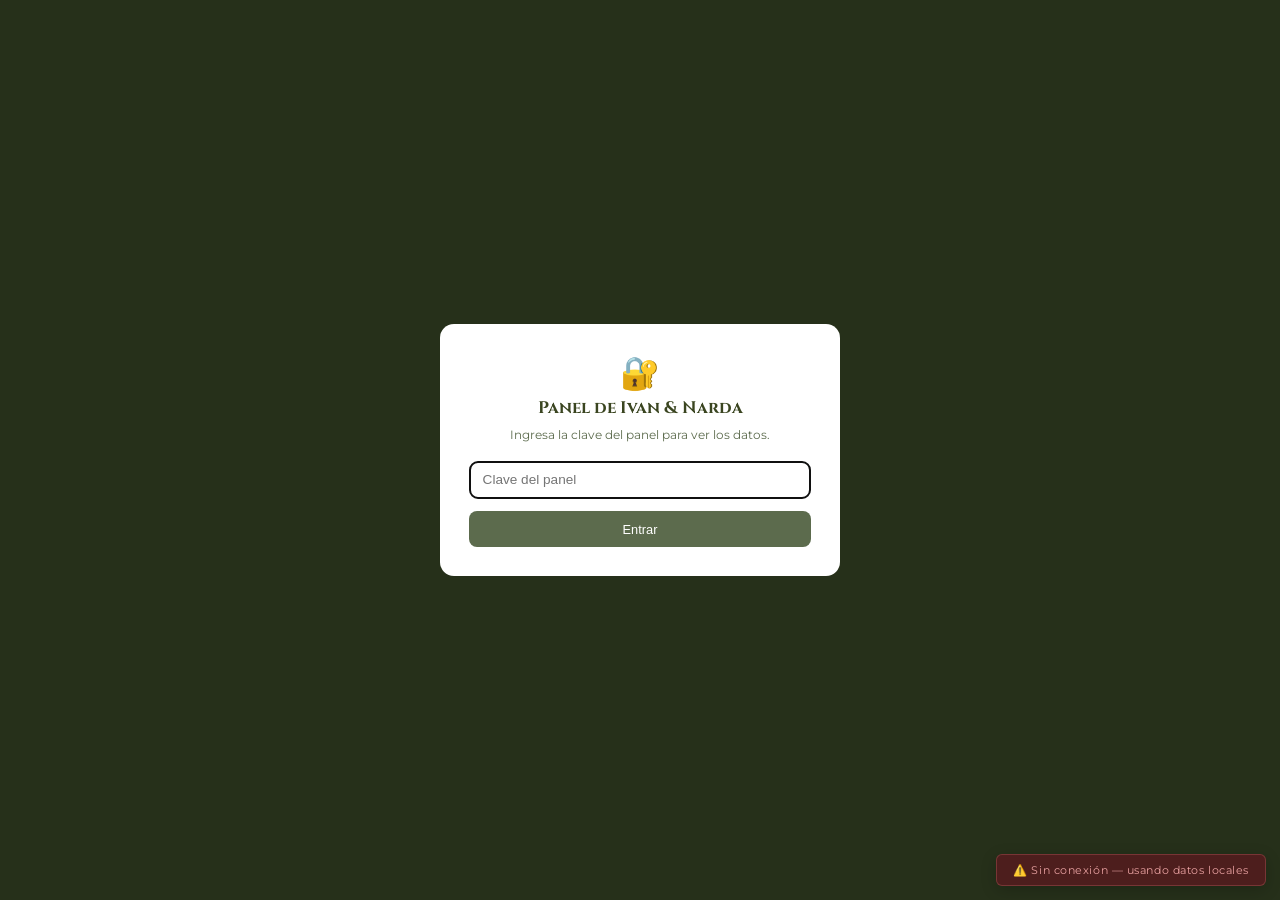
<file: dashboard-narda-ivan.html>
<!DOCTYPE html>
<html lang="es">
<head>
<meta charset="UTF-8">
<meta name="robots" content="noindex, nofollow">
  <link rel="manifest" href="manifest.json">
  <meta name="theme-color" content="#3A4520">
  <meta name="mobile-web-app-capable" content="yes">
  <meta name="apple-mobile-web-app-capable" content="yes">
  <meta name="apple-mobile-web-app-status-bar-style" content="black-translucent">
  <meta name="apple-mobile-web-app-title" content="N·I Dashboard">
  <meta name="viewport" content="width=device-width, initial-scale=1.0">
<title>Dashboard · Ivan & Narda</title>
<link href="https://fonts.googleapis.com/css2?family=Cormorant+Garamond:ital,wght@0,400;0,600;1,400&family=Cinzel:wght@400;500&family=Montserrat:wght@300;400;500;600&display=swap" rel="stylesheet">
<style>
*,*::before,*::after{margin:0;padding:0;box-sizing:border-box}
:root{
  --olive:#5C6B4D;--olive-dk:#3A4520;--olive-lt:#7A8A58;
  --euca:#7B9E87;--euca-lt:#A8C5B0;
  --cream:#FDFBF7;--linen:#F0E8D4;
  --gold:#C9A962;--gold-lt:#D4BA7A;
  --ink:#1E2410;--ink-lt:#5C6B4D;
  --red:#DC6B6B;--green:#5C9E7A;--amber:#C9A040;
}
body{background:var(--cream);color:var(--ink);font-family:'Montserrat',sans-serif;min-height:100vh;}

#header{background:linear-gradient(135deg,var(--olive-dk),var(--olive));padding:1.2rem 1.5rem;display:flex;align-items:center;justify-content:space-between;flex-wrap:wrap;gap:1rem;box-shadow:0 4px 20px rgba(0,0,0,.2);}
.header-names{font-family:'Cormorant Garamond',serif;font-size:clamp(1.2rem,3vw,1.8rem);font-weight:400;color:#fff;}
.header-names span{color:var(--gold-lt);font-style:italic;}
.header-sub{font-size:.6rem;letter-spacing:.3em;text-transform:uppercase;color:rgba(255,255,255,.5);margin-top:.2rem;}

#tabs{display:flex;background:var(--olive-dk);border-bottom:2px solid rgba(201,169,98,.3);overflow-x:auto;}
.tab{padding:.8rem 1.2rem;font-family:'Cinzel',serif;font-size:.6rem;letter-spacing:.15em;text-transform:uppercase;color:rgba(221,184,78,.45);cursor:pointer;border-bottom:2px solid transparent;margin-bottom:-2px;transition:all .3s;white-space:nowrap;}
.tab.active{color:var(--gold-lt);border-bottom-color:var(--gold-lt);}
.tab:hover{color:var(--gold-lt);}

.tab-content{display:none;}
.tab-content.active{display:block;}

/* STATS */
#stats{display:grid;grid-template-columns:repeat(auto-fit,minmax(120px,1fr));gap:.8rem;padding:1.2rem 1.5rem;border-bottom:1px solid rgba(168,132,42,.15);}
.stat-card{background:#fff;border:1px solid rgba(168,197,176,.3);border-radius:8px;padding:1rem;text-align:center;box-shadow:0 2px 10px rgba(0,0,0,.05);position:relative;overflow:hidden;}
.stat-card::before{content:'';position:absolute;top:0;left:0;right:0;height:3px;background:var(--bar,var(--gold));}
.stat-num{font-family:'Cormorant Garamond',serif;font-size:2rem;font-weight:600;color:var(--col,var(--olive-dk));line-height:1;display:block;}
.stat-label{font-size:.52rem;letter-spacing:.18em;text-transform:uppercase;color:var(--ink-lt);margin-top:.3rem;display:block;}
.stat-card.s-confirmed{--bar:var(--green);--col:var(--green);}
.stat-card.s-no{--bar:var(--red);--col:var(--red);}
.stat-card.s-pending{--bar:var(--amber);--col:var(--amber);}
.stat-card.s-people{--bar:var(--euca);--col:var(--euca);}
.stat-card.s-kids{--bar:#8E6CC4;--col:#6B4BA8;}
.btn-ghost.f-kids{color:#6B4BA8;border-color:#B9A3DD;}
.btn-ghost.f-kids.active,.btn-ghost.f-kids:hover{background:#8E6CC4;border-color:#8E6CC4;color:#fff;}
.kids-badge{display:inline-block;padding:.18rem .55rem;border-radius:999px;background:#EDE5F8;color:#5B3E96;border:1px solid #B9A3DD;font-size:.68rem;font-weight:600;white-space:nowrap;}
.kids-none{font-size:.65rem;color:var(--ink-lt);}
.stat-card.s-cupos{--bar:var(--olive);--col:var(--olive-dk);}

/* CONTROLS */
.controls{padding:.8rem 1.5rem;display:flex;gap:.6rem;flex-wrap:wrap;align-items:center;border-bottom:1px solid rgba(168,197,176,.2);}
.search-input{flex:1;min-width:160px;padding:.55rem .9rem .55rem 2rem;border:1px solid var(--euca-lt);border-radius:6px;font-family:'Montserrat',sans-serif;font-size:.78rem;color:var(--ink);background:#fff url("data:image/svg+xml,%3Csvg xmlns='http://www.w3.org/2000/svg' width='13' height='13' fill='none' stroke='%237B9E87' stroke-width='2' viewBox='0 0 24 24'%3E%3Ccircle cx='11' cy='11' r='8'/%3E%3Cpath d='m21 21-4.35-4.35'/%3E%3C/svg%3E") .65rem center/13px no-repeat;outline:none;}
.search-input:focus{border-color:var(--olive);}
.btn{padding:.55rem 1rem;border-radius:6px;font-family:'Montserrat',sans-serif;font-size:.65rem;letter-spacing:.1em;text-transform:uppercase;cursor:pointer;border:1px solid;transition:all .2s;display:inline-flex;align-items:center;gap:.4rem;}
.btn-olive{background:var(--olive);color:#fff;border-color:var(--olive);}
.btn-olive:hover{background:var(--olive-dk);}
.btn-ghost{background:#fff;color:var(--ink-lt);border-color:var(--euca-lt);}
.btn-ghost.active,.btn-ghost:hover{background:var(--olive);color:#fff;border-color:var(--olive);}
.btn-ghost.f-confirmed.active{background:var(--green);border-color:var(--green);}
.btn-ghost.f-no.active{background:var(--red);border-color:var(--red);}
.btn-ghost.f-pending.active{background:var(--amber);border-color:var(--amber);}
.spin{animation:spin 1s linear infinite;}
@keyframes spin{to{transform:rotate(360deg)}}

/* TABLE */
.table-wrap{padding:.8rem 1.5rem 2rem;overflow-x:auto;}
table{width:100%;border-collapse:collapse;min-width:580px;}
thead th{font-size:.56rem;letter-spacing:.15em;text-transform:uppercase;color:var(--ink-lt);padding:.7rem .8rem;text-align:left;border-bottom:2px solid rgba(168,197,176,.3);background:rgba(92,107,77,.03);}
tbody tr{border-bottom:1px solid rgba(168,197,176,.12);transition:background .15s;}
tbody tr:hover{background:rgba(123,158,135,.05);}
tbody td{padding:.7rem .8rem;font-size:.77rem;color:var(--ink);vertical-align:middle;}
.td-name{font-weight:500;}
.td-code{font-family:'Courier New',monospace;font-size:.7rem;color:var(--ink-lt);}
.badge{display:inline-flex;align-items:center;gap:.25rem;padding:.18rem .6rem;border-radius:20px;font-size:.6rem;font-weight:500;}
.b-confirmed{background:rgba(92,158,122,.12);color:var(--green);}
.b-no{background:rgba(220,107,107,.1);color:var(--red);}
.b-pending{background:rgba(201,160,64,.1);color:var(--amber);}
.wa-btn{display:inline-flex;align-items:center;gap:.3rem;padding:.28rem .65rem;border-radius:4px;background:#25D366;color:#fff;border:none;font-size:.6rem;cursor:pointer;font-family:'Montserrat',sans-serif;transition:opacity .2s;}
.wa-btn:hover{opacity:.85;}
.sent-btn{cursor:pointer;padding:.2rem .55rem;border-radius:4px;border:1px solid;font-size:.6rem;font-family:'Montserrat',sans-serif;background:transparent;transition:all .2s;}
.sent-btn.sent{border-color:var(--euca);color:var(--euca);}
.sent-btn.sent:hover{background:var(--euca);color:#fff;}
.sent-btn.not-sent{border-color:#ccc;color:#999;}
.sent-btn.not-sent:hover{border-color:var(--olive);color:var(--olive);}
.icon-btn{background:transparent;border:none;cursor:pointer;padding:.2rem .4rem;border-radius:3px;font-size:.85rem;transition:background .2s;}
.icon-btn:hover{background:rgba(0,0,0,.06);}

/* GUEST LIST */
.cupos-bar{padding:.6rem 1.5rem;background:linear-gradient(90deg,rgba(92,107,77,.08),rgba(92,107,77,.03));border-bottom:1px solid rgba(168,132,42,.15);display:flex;align-items:center;gap:1rem;flex-wrap:wrap;}
.cupos-label{font-family:'Cinzel',serif;font-size:.65rem;letter-spacing:.15em;color:var(--olive-dk);}
.cupos-track{flex:1;min-width:150px;height:8px;background:rgba(168,197,176,.3);border-radius:4px;overflow:hidden;}
.cupos-fill{height:100%;background:linear-gradient(90deg,var(--olive),var(--euca));border-radius:4px;transition:width .5s ease;}
.cupos-fill.warn{background:linear-gradient(90deg,var(--amber),#E8A020);}
.cupos-fill.full{background:linear-gradient(90deg,var(--red),#C04040);}
.cupos-num{font-family:'Cinzel',serif;font-size:.75rem;font-weight:500;color:var(--olive-dk);}

.edit-input{background:transparent;border:none;border-bottom:1px solid transparent;font-family:'Montserrat',sans-serif;font-size:.77rem;color:var(--ink);width:100%;padding:1px 3px;transition:border-color .2s;}
.edit-input:focus{outline:none;border-bottom-color:var(--olive);background:rgba(92,107,77,.04);}
select.edit-input{cursor:pointer;}

/* MESAS */
.mesas-grid{display:grid;grid-template-columns:repeat(auto-fill,minmax(200px,1fr));gap:1rem;padding:1.2rem 1.5rem;}
.mesa-card{background:#fff;border:1px solid rgba(168,197,176,.3);border-radius:8px;padding:1rem;box-shadow:0 2px 10px rgba(0,0,0,.05);position:relative;}
.mesa-card::before{content:'';position:absolute;top:0;left:0;right:0;height:3px;background:linear-gradient(90deg,var(--sage,var(--olive)),var(--euca));border-radius:8px 8px 0 0;}
.mesa-num{font-family:'Cinzel',serif;font-size:.55rem;letter-spacing:.2em;color:var(--gold);text-transform:uppercase;margin-bottom:.3rem;}
.mesa-name-input{font-family:'Cormorant Garamond',serif;font-size:1.05rem;font-weight:600;color:var(--olive-dk);border:none;border-bottom:1px dashed rgba(168,132,42,.3);background:transparent;width:100%;outline:none;padding:2px 0;margin-bottom:.5rem;}
.mesa-name-input:focus{border-bottom-color:var(--gold);}
.mesa-grupo-input{font-size:.72rem;color:var(--ink-lt);border:none;border-bottom:1px dashed rgba(168,197,176,.4);background:transparent;width:100%;outline:none;padding:1px 0;font-family:'Montserrat',sans-serif;margin-bottom:.7rem;}
.mesa-grupo-input:focus{border-bottom-color:var(--euca);}
.mesa-progress{margin-top:.5rem;}
.mesa-track{height:5px;background:rgba(168,197,176,.25);border-radius:3px;overflow:hidden;margin:.3rem 0;}
.mesa-fill{height:100%;background:linear-gradient(90deg,var(--olive),var(--euca));border-radius:3px;transition:width .4s;}
.mesa-fill.warn{background:linear-gradient(90deg,var(--amber),#E8A020);}
.mesa-fill.full{background:linear-gradient(90deg,var(--red),#C04040);}
.mesa-count{font-size:.62rem;color:var(--ink-lt);display:flex;justify-content:space-between;}

/* MODAL */
#modal-overlay{display:none;position:fixed;inset:0;background:rgba(20,28,10,.7);backdrop-filter:blur(6px);z-index:500;align-items:center;justify-content:center;padding:1rem;}
#modal-overlay.open{display:flex;}
.modal-box{background:var(--cream);border:1px solid rgba(168,197,176,.35);border-radius:10px;max-width:520px;width:100%;max-height:90vh;overflow-y:auto;box-shadow:0 20px 60px rgba(0,0,0,.3);}
.modal-header{padding:1.2rem 1.5rem;border-bottom:1px solid rgba(168,197,176,.2);display:flex;justify-content:space-between;align-items:center;}
.modal-title{font-family:'Cormorant Garamond',serif;font-size:1.2rem;color:var(--olive-dk);}
.modal-close{background:transparent;border:1px solid rgba(168,197,176,.3);border-radius:50%;width:28px;height:28px;cursor:pointer;color:var(--ink-lt);font-size:.85rem;display:flex;align-items:center;justify-content:center;}
.modal-body{padding:1.2rem 1.5rem;}
.form-group{margin-bottom:1rem;}
.form-label{display:block;font-family:'Cinzel',serif;font-size:.55rem;letter-spacing:.18em;color:var(--gold);text-transform:uppercase;margin-bottom:.4rem;}
.form-input,.form-select{width:100%;padding:.6rem .9rem;border:1px solid rgba(168,197,176,.5);border-radius:6px;font-family:'Montserrat',sans-serif;font-size:.82rem;color:var(--ink);background:#fff;outline:none;transition:border-color .2s;}
.form-input:focus,.form-select:focus{border-color:var(--olive);}
.form-row{display:grid;grid-template-columns:1fr 1fr;gap:.8rem;}
.modal-footer{padding:1rem 1.5rem;border-top:1px solid rgba(168,197,176,.2);display:flex;gap:.6rem;justify-content:flex-end;}

/* MODAL ASIGNAR MESA */
#mesa-modal-overlay{position:fixed;inset:0;background:rgba(20,28,10,.7);backdrop-filter:blur(6px);z-index:600;align-items:center;justify-content:center;padding:1rem;}

/* WA MODAL */
#wa-modal-overlay{display:none;position:fixed;inset:0;background:rgba(20,28,10,.7);backdrop-filter:blur(6px);z-index:600;align-items:center;justify-content:center;padding:1rem;}
#wa-modal-overlay.open{display:flex;}
.wa-box{background:var(--cream);border:1px solid rgba(168,197,176,.35);border-radius:10px;max-width:480px;width:100%;box-shadow:0 20px 60px rgba(0,0,0,.3);}
.wa-header{padding:1rem 1.4rem;border-bottom:1px solid rgba(168,197,176,.2);display:flex;justify-content:space-between;align-items:center;}
.wa-title{font-family:'Cormorant Garamond',serif;font-size:1.1rem;color:var(--olive-dk);}
.wa-body{padding:1.2rem 1.4rem;}
.wa-textarea{width:100%;height:220px;padding:.7rem;border:1px solid var(--euca-lt);border-radius:6px;font-family:'Montserrat',sans-serif;font-size:.77rem;color:var(--ink);resize:vertical;outline:none;line-height:1.75;}
.wa-textarea:focus{border-color:var(--olive);}
.wa-footer{padding:.9rem 1.4rem;border-top:1px solid rgba(168,197,176,.2);display:flex;gap:.6rem;justify-content:flex-end;}

/* GROUPS */
.groups-bar{padding:.6rem 1.5rem;display:flex;gap:.6rem;flex-wrap:wrap;align-items:center;border-bottom:1px solid rgba(168,197,176,.2);background:rgba(92,107,77,.03);}
.group-chip{display:inline-flex;align-items:center;gap:.3rem;padding:.25rem .7rem;border-radius:20px;background:rgba(92,107,77,.1);border:1px solid rgba(92,107,77,.2);font-size:.65rem;color:var(--olive-dk);font-family:'Montserrat',sans-serif;}
.group-chip .del-g{background:transparent;border:none;color:var(--red);cursor:pointer;font-size:.7rem;padding:0 .1rem;line-height:1;}
.group-header.clickable{cursor:pointer;user-select:none;}
.group-header.clickable:hover{background:linear-gradient(90deg,rgba(92,107,77,.2),transparent);}
.chev{display:inline-block;width:1em;margin-right:.35rem;color:var(--olive);transition:transform .15s;}
.group-section.collapsed > table{display:none;}
.group-section.collapsed .chev{transform:rotate(-90deg);}
.stat-card.s-intl{--bar:#3B82C4;--col:#2F6FB0;}
.stat-sub{display:block;font-size:.55rem;color:var(--ink-lt);margin-top:.25rem;line-height:1.35;}
.rsvp-grp td{padding:.55rem 1rem!important;background:linear-gradient(90deg,rgba(92,107,77,.14),rgba(92,107,77,.03));border-left:3px solid var(--olive);cursor:pointer;user-select:none;}
.rsvp-grp.intl td{background:linear-gradient(90deg,rgba(59,130,196,.17),rgba(59,130,196,.03));border-left-color:#3B82C4;}
.rsvp-grp .gname{font-family:'Cinzel',serif;font-size:.65rem;letter-spacing:.2em;text-transform:uppercase;color:var(--olive-dk);}
.rsvp-grp.intl .gname{color:#2F6FB0;}
.rsvp-grp .gcount{font-size:.65rem;color:var(--ink-lt);margin-left:.8rem;}
.group-section{margin-bottom:1.5rem;}
.group-header{padding:.5rem 1.5rem;background:linear-gradient(90deg,rgba(92,107,77,.1),transparent);border-left:3px solid var(--olive);display:flex;align-items:center;justify-content:space-between;}
.group-header-name{font-family:'Cinzel',serif;font-size:.65rem;letter-spacing:.2em;text-transform:uppercase;color:var(--olive-dk);}
.group-header-count{font-size:.65rem;color:var(--ink-lt);}

/* ARCHIVED */
.archived-section{margin:1rem 1.5rem;border:1px solid rgba(220,107,107,.2);border-radius:8px;overflow:hidden;}
.archived-header{padding:.7rem 1.2rem;background:rgba(220,107,107,.06);display:flex;align-items:center;justify-content:space-between;cursor:pointer;}
.archived-header-title{font-family:'Cinzel',serif;font-size:.62rem;letter-spacing:.15em;text-transform:uppercase;color:var(--red);}
.archived-row{display:flex;align-items:center;gap:.8rem;padding:.6rem 1.2rem;border-top:1px solid rgba(220,107,107,.1);font-size:.78rem;}
.archived-name{flex:1;font-weight:500;}
.archived-cupos{color:var(--ink-lt);font-size:.72rem;}
.restore-btn{padding:.2rem .6rem;border-radius:4px;border:1px solid var(--green);color:var(--green);background:transparent;font-size:.62rem;cursor:pointer;font-family:'Montserrat',sans-serif;}
.restore-btn:hover{background:var(--green);color:#fff;}

/* EMPTY */
.empty{text-align:center;padding:3rem;font-family:'Cormorant Garamond',serif;font-size:1.05rem;color:var(--ink-lt);font-style:italic;}

@media(max-width:600px){
  #stats{grid-template-columns:repeat(2,1fr);}
  .controls{padding:.7rem 1rem;}
  .table-wrap{padding:.7rem 1rem 2rem;}
  .mesas-grid{grid-template-columns:repeat(auto-fill,minmax(160px,1fr));padding:.8rem 1rem;}
}


  /* ── BADGE NOTIFICACIONES ── */
  #notif-badge{
    display:inline-flex;align-items:center;justify-content:center;
    background:var(--red,#C04040);color:#fff;
    font-size:.6rem;font-weight:700;font-family:'Montserrat',sans-serif;
    border-radius:999px;min-width:18px;height:18px;padding:0 5px;
    margin-left:6px;vertical-align:middle;animation:pulse-badge .8s ease infinite alternate;
  }
  @keyframes pulse-badge{from{opacity:1;transform:scale(1);}to{opacity:.7;transform:scale(.92);}}
  #notif-badge.hidden{display:none;}
  #notif-banner{
    background:linear-gradient(90deg,rgba(92,140,100,.15),rgba(92,140,100,.08));
    border:1px solid rgba(92,140,100,.3);border-radius:8px;
    padding:.6rem 1rem;margin-bottom:1rem;
    display:flex;align-items:center;gap:.75rem;
    font-family:'Montserrat',sans-serif;font-size:.75rem;color:var(--ink);
  }
  #notif-banner.hidden{display:none;}
  #notif-banner strong{color:var(--olive-dk);}


  /* ── MODAL MENSAJE MESA ── */
  #msg-modal-overlay{
    position:fixed;inset:0;background:rgba(0,0,0,.5);z-index:1000;
    display:none;align-items:center;justify-content:center;
  }
  #msg-modal{
    background:#fff;border-radius:12px;padding:1.5rem;
    width:min(480px,92vw);max-height:85vh;overflow-y:auto;
    box-shadow:0 20px 60px rgba(0,0,0,.2);
  }
  .msg-preview{
    background:rgba(37,211,102,.08);border:1px solid rgba(37,211,102,.3);
    border-radius:8px;padding:.75rem 1rem;margin:.75rem 0;
    font-family:'Montserrat',sans-serif;font-size:.78rem;line-height:1.6;
    color:var(--ink);white-space:pre-wrap;
  }
  .msg-wa-btn{
    display:flex;align-items:center;gap:.5rem;justify-content:center;
    background:#25D366;color:#fff;border:none;border-radius:8px;
    padding:.7rem 1.5rem;font-family:'Montserrat',sans-serif;
    font-weight:700;font-size:.8rem;cursor:pointer;width:100%;
    text-decoration:none;margin-top:.5rem;
  }
  .msg-wa-btn:hover{background:#1DA851;}


  /* ── EDITOR DE PLANO ── */
  #plano-canvas-wrap{
    position:relative;width:100%;
    background:repeating-linear-gradient(0deg,rgba(92,107,58,.06) 0,rgba(92,107,58,.06) 1px,transparent 1px,transparent 40px),
               repeating-linear-gradient(90deg,rgba(92,107,58,.06) 0,rgba(92,107,58,.06) 1px,transparent 1px,transparent 40px);
    border:2px dashed rgba(92,107,58,.2);border-radius:8px;
    min-height:500px;overflow:hidden;cursor:crosshair;
    user-select:none;-webkit-user-select:none;
  }
  .plano-mesa{
    position:absolute;display:flex;flex-direction:column;
    align-items:center;justify-content:center;
    border-radius:50%;cursor:move;
    font-family:'Montserrat',sans-serif;
    box-shadow:0 2px 8px rgba(0,0,0,.15);
    transition:box-shadow .2s;
    border:2px solid rgba(255,255,255,.3);
    text-align:center;padding:4px;
  }
  .plano-mesa:hover{box-shadow:0 4px 16px rgba(0,0,0,.25);}
  .plano-mesa.selected{box-shadow:0 0 0 3px var(--gold),0 4px 16px rgba(0,0,0,.25);}
  .plano-mesa .pm-num{font-size:.55rem;font-weight:700;opacity:.8;line-height:1;}
  .plano-mesa .pm-name{font-size:.6rem;font-weight:600;line-height:1.2;margin-top:2px;word-break:break-word;max-width:90%;}
  .plano-mesa .pm-count{font-size:.5rem;opacity:.7;margin-top:1px;}
  .plano-toolbar{
    display:flex;gap:.5rem;flex-wrap:wrap;align-items:center;
    padding:.75rem;background:rgba(58,69,32,.04);
    border:1px solid rgba(92,107,58,.15);border-radius:8px;margin-bottom:.75rem;
  }
  .plano-toolbar button{padding:.35rem .75rem;font-size:.7rem;}
  #plano-props{
    background:rgba(255,255,255,.5);border:1px solid rgba(92,107,58,.15);
    border-radius:8px;padding:.75rem;margin-top:.75rem;
    font-family:'Montserrat',sans-serif;font-size:.75rem;
  }
  #plano-props label{display:block;color:var(--ink-lt);margin-bottom:.25rem;font-size:.65rem;letter-spacing:.05em;}
  #plano-props input,#plano-props select{
    width:100%;padding:.4rem .6rem;border:1px solid rgba(92,107,58,.2);
    border-radius:6px;font-size:.75rem;background:white;color:var(--ink);
    margin-bottom:.5rem;box-sizing:border-box;
  }

#msg-modal-overlay{z-index:1200 !important;}
</style>
<link rel="stylesheet" href="plano-dashboard.css"></head>
<body>


<div id="header">
  <div>
    <div class="header-names">Ivan <span>&amp;</span> Narda</div>
    <div class="header-sub">Panel de gestión · 5 de Diciembre de 2026</div>
  </div>
  <div style="display:flex;gap:.5rem;flex-wrap:wrap;">
  <button class="btn btn-olive" onclick="refreshRSVP()" style="font-size:.6rem;">
    <svg id="ri" width="13" height="13" viewBox="0 0 24 24" fill="none" stroke="currentColor" stroke-width="2"><path d="M23 4v6h-6"/><path d="M1 20v-6h6"/><path d="M3.51 9a9 9 0 0114.85-3.36L23 10M1 14l4.64 4.36A9 9 0 0020.49 15"/></svg>
    Actualizar
  </button>
  <button class="btn btn-ghost" onclick="resetGuests()" style="font-size:.6rem;border-color:rgba(220,107,107,.4);color:var(--red);" title="Resetea la lista de invitados al estado inicial">
    🔄 Resetear lista
  </button>
  </div>
</div>

<div id="tabs">
  <div class="tab active" onclick="switchTab('rsvp',this)">📋 Confirmaciones</div>
  <div class="tab" onclick="switchTab('guests',this)">👥 Invitados</div>
  <div class="tab" onclick="switchTab('mesas',this)">🪑 Mesas</div>
  <div class="tab" onclick="switchTab('plano',this)">🗺️ Plano</div>
  <div class="tab" onclick="switchTab('ajustes',this)">⚙️ Ajustes</div>
</div>

<!-- ══ TAB 1: RSVP ══ -->
<div id="tab-rsvp" class="tab-content active">
  <div id="stats">
    <div class="stat-card s-cupos"><span class="stat-num" id="s-inv">—</span><span class="stat-label">Cupos presenciales</span></div>
    <div class="stat-card s-confirmed"><span class="stat-num" id="s-conf">—</span><span class="stat-label">Confirmadas (presencial)</span></div>
    <div class="stat-card s-no"><span class="stat-num" id="s-no">—</span><span class="stat-label">No asisten</span></div>
    <div class="stat-card s-pending"><span class="stat-num" id="s-pend">—</span><span class="stat-label">Sin respuesta (presencial)</span></div>
    <div class="stat-card s-kids"><span class="stat-num" id="s-kids">—</span><span class="stat-label">Menores (barra aparte)</span></div>
    <div class="stat-card s-intl"><span class="stat-num" id="s-intl">—</span><span class="stat-label">🌍 Virtual / internacional</span><span class="stat-sub" id="s-intl-sub"></span></div>
  </div>

  <div class="controls">
    <div id="notif-banner" class="hidden"><span>🎉</span><span id="notif-text"></span><button onclick="markRSVPsAsSeen()" style="margin-left:auto;font-size:.68rem;color:var(--ink-lt);background:none;border:none;cursor:pointer;">Marcar como visto ✓</button></div>
    <input type="text" class="search-input" id="rsvp-search" placeholder="Buscar nombre o código..." oninput="renderRSVP()">
    <button class="btn btn-ghost active" data-f="all" onclick="setRSVPFilter('all',this)">Todos</button>
    <button class="btn btn-ghost f-confirmed" data-f="confirmed" onclick="setRSVPFilter('confirmed',this)">✅ Confirmados</button>
    <button class="btn btn-ghost f-no" data-f="no" onclick="setRSVPFilter('no',this)">❌ No asisten</button>
    <button class="btn btn-ghost f-pending" data-f="pending" onclick="setRSVPFilter('pending',this)">⏳ Pendientes</button>
    <button class="btn btn-ghost f-kids" data-f="kids" onclick="setRSVPFilter('kids',this)">👶 Con menores</button>
    <span style="font-size:.62rem;color:#6B4BA8;margin-left:.3rem;">🟣 Fila morada = viene con menores</span>
    <button class="btn btn-ghost" style="font-size:.62rem;" type="button" onclick="setAllGroups('rsvp',false)" title="Mostrar la lista de todos los grupos">▾ Expandir grupos</button><button class="btn btn-ghost" style="font-size:.62rem;" type="button" onclick="setAllGroups('rsvp',true)" title="Dejar solo los encabezados de cada grupo">▸ Contraer grupos</button>
    <button class="btn btn-ghost" style="font-size:.62rem;margin-left:auto;" onclick="printEntryList()">🖨️ Lista de ingreso</button>
    <button class="btn btn-ghost" style="font-size:.62rem;" onclick="downloadEntryChecklist()" title="Archivo para seguridad: se abre en cualquier teléfono y permite marcar quién ingresó">📲 Lista digital</button>
    <button class="btn btn-ghost" style="font-size:.62rem;" onclick="openEventSummary()">📋 Resumen del evento</button>
    <button class="btn btn-olive" style="font-size:.62rem;" onclick="openKidsReminder()">📣 Recordatorio a familias con menores</button>
    <button class="btn btn-ghost" style="font-size:.62rem;" onclick="openAllMessages()">💌 Mensajes para los novios</button>
  </div>

  <div id="rsvp-remind-bar" style="display:none;background:#FBF7EC;border:1px solid rgba(201,169,98,.5);border-radius:10px;padding:.8rem .9rem;margin-bottom:.8rem;"></div>
  <div class="table-wrap">
    <table id="rsvp-table">
      <thead><tr>
        <th>Nombre</th><th>Código</th><th>Teléfono</th>
        <th>Asistencia</th><th>Personas</th><th>Menores</th><th>Mesa</th>
        <th>Alergia</th><th>Mensaje</th><th>Fecha</th>
      </tr></thead>
      <tbody id="rsvp-tbody"></tbody>
    </table>
    <div id="rsvp-empty" class="empty" style="display:none">No hay respuestas aún 🌿</div>
  </div>
</div>

<!-- ══ TAB 2: INVITADOS ══ -->
<div id="tab-guests" class="tab-content">
  <div class="cupos-bar">
    <span class="cupos-label">Cupos utilizados:</span>
    <div class="cupos-track"><div class="cupos-fill" id="cupos-fill" style="width:0%"></div></div>
    <span class="cupos-num" id="cupos-num">0 / 409</span>
    <span id="intl-num" style="display:none;align-items:center;gap:.3rem;font-family:'Montserrat',sans-serif;font-size:.62rem;background:rgba(37,99,235,.15);color:rgba(147,197,253,.9);border:1px solid rgba(37,99,235,.3);border-radius:999px;padding:.15rem .6rem;margin-left:.5rem;">🌍 0 internacionales</span>
    <button class="btn btn-olive" onclick="openAddGuest()">+ Agregar invitado</button>
    <button class="btn btn-ghost" onclick="exportGuestsCSV()" style="border-color:var(--euca);color:var(--euca);" title="Exportar CSV">
      <svg width="12" height="12" viewBox="0 0 24 24" fill="none" stroke="currentColor" stroke-width="2"><path d="M21 15v4a2 2 0 01-2 2H5a2 2 0 01-2-2v-4"/><polyline points="7 10 12 15 17 10"/><line x1="12" y1="15" x2="12" y2="3"/></svg> CSV
    </button>
    <button class="btn btn-ghost" onclick="clearAllGuests()" style="border-color:#C04040;color:#C04040;" title="Borrar lista">
      <svg width="12" height="12" viewBox="0 0 24 24" fill="none" stroke="currentColor" stroke-width="2"><polyline points="3 6 5 6 21 6"/><path d="M19 6l-1 14a2 2 0 01-2 2H8a2 2 0 01-2-2L5 6"/><path d="M10 11v6M14 11v6"/></svg>
    </button>
    <button class="btn btn-ghost" onclick="syncGuests()" id="sync-btn" style="border-color:var(--euca);color:var(--euca);">
      <svg width="12" height="12" viewBox="0 0 24 24" fill="none" stroke="currentColor" stroke-width="2"><path d="M23 4v6h-6"/><path d="M1 20v-6h6"/><path d="M3.51 9a9 9 0 0114.85-3.36L23 10M1 14l4.64 4.36A9 9 0 0020.49 15"/></svg>
      Sincronizar con Sheets
    </button>
    <input type="text" class="search-input" id="guest-search" placeholder="Buscar..." oninput="renderGuests()" style="max-width:180px;">
  </div>

  <div id="virtual-bar" style="display:none;background:rgba(37,99,235,.08);border:1px solid rgba(37,99,235,.2);border-radius:6px;padding:.35rem .75rem;margin:.4rem 0;font-family:'Montserrat',sans-serif;font-size:.68rem;color:rgba(96,165,250,.9);">
    🌍 <span id="virtual-count">0</span> invitados virtuales/internacionales (sin límite de cupos)
  </div>
  <div class="groups-bar" id="groups-bar">
    <span style="font-family:'Cinzel',serif;font-size:.6rem;letter-spacing:.15em;color:var(--olive-dk);text-transform:uppercase;">Grupos:</span>
    <div id="group-chips"></div>
    <button class="btn btn-ghost" onclick="openAddGroup()" style="font-size:.6rem;">＋ Nuevo grupo</button>
    <div style="margin-left:auto;display:flex;gap:.5rem;align-items:center;">
      <button class="btn btn-ghost" style="font-size:.6rem;" type="button" onclick="setAllGroups('inv',false)" title="Mostrar la lista de todos los grupos">▾ Expandir todo</button><button class="btn btn-ghost" style="font-size:.6rem;" type="button" onclick="setAllGroups('inv',true)" title="Dejar solo los encabezados de cada grupo">▸ Contraer todo</button>
      <span style="font-size:.65rem;color:var(--ink-lt);">Ordenar:</span>
      <button class="btn btn-ghost active" id="sort-group-btn" onclick="setSortMode('grupo',this)" style="font-size:.6rem;">Por grupo</button>
      <button class="btn btn-ghost" id="sort-name-btn" onclick="setSortMode('nombre',this)" style="font-size:.6rem;">Por nombre</button>
    </div>
  </div>
  <div class="table-wrap">
    <div id="entrega-bar" style="display:flex;flex-wrap:wrap;gap:.6rem;align-items:center;padding:.5rem .2rem .8rem;font-size:.68rem;color:var(--ink-lt);"></div>
    <div id="guests-by-group"></div>
    <table id="guests-table" style="display:none;">
      <thead><tr>
        <th>N°</th><th>Nombre</th><th>Apellido</th><th>&amp;</th>
        <th>Cupos</th><th>Grupo</th><th>Código</th><th>WhatsApp</th><th>Invitación</th><th></th>
      </tr></thead>
      <tbody id="guests-tbody"></tbody>
    </table>
  </div>

  <!-- Archived section -->
  <div class="archived-section" id="archived-section">
    <div class="archived-header" onclick="toggleArchived()">
      <span class="archived-header-title">📦 Archivados — <span id="archived-count">0</span> personas · <span id="archived-cupos">0</span> cupos liberados</span>
      <span id="archived-arrow" style="color:var(--red);font-size:.8rem;">▼</span>
    </div>
    <div id="archived-list" style="display:none;"></div>
  </div>
</div>

<!-- ══ TAB 3: MESAS ══ -->
<div id="tab-mesas" class="tab-content">
  <div class="controls">
    <span style="font-family:'Cinzel',serif;font-size:.65rem;letter-spacing:.15em;color:var(--olive-dk);">28 MESAS REDONDAS + PRINCIPAL · Principal: 12 · Resto: 14 · Cupos: <span id="plano-cupos-n">409</span></span>
    <span id="mesas-resumen" style="font-size:.72rem;color:var(--ink-lt);margin-left:auto;"></span>
  </div>
  <div class="mesas-grid" id="mesas-grid"></div>
</div>


<!-- ══ TAB: PLANO ══ -->
<div id="tab-plano" class="tab-content">
  <div class="plano-toolbar">
    <button class="btn btn-olive" onclick="planoAddAllMesas()">🔄 Cargar todas las mesas</button>
    <button class="btn btn-ghost" onclick="planoDeleteSelected()" id="plano-del-btn" style="display:none">🗑 Eliminar seleccionada</button>
    <button class="btn btn-ghost" onclick="planoZoom(1.1)">＋ Zoom</button>
    <button class="btn btn-ghost" onclick="planoZoom(0.9)">－ Zoom</button>
    <button class="btn btn-ghost" onclick="planoReset()">↺ Reiniciar vista</button>
    <button class="btn btn-olive" onclick="planoExport()" style="margin-left:auto;">📥 Exportar imagen (PNG)</button>
  </div>
  <div class="plano-toolbar" style="margin-top:.4rem;align-items:center;">
    <input type="file" id="plano-bg-file" accept="image/*" style="display:none" onchange="planoBgPick(this)">
    <button class="btn btn-ghost" onclick="document.getElementById('plano-bg-file').click()">🖼️ Subir plano base</button>
    <label id="plano-bg-ctl" style="display:none;align-items:center;gap:.4rem;font-size:.7rem;color:var(--ink-mid);">Transparencia
      <input type="range" id="plano-bg-op" min="15" max="100" value="60" oninput="planoBgOpacity(this.value)" style="width:110px;"></label>
    <button class="btn btn-ghost" id="plano-bg-del" style="display:none" onclick="planoBgClear()">✕ Quitar plano base</button>
    <span id="plano-bg-msg" style="font-size:.66rem;color:var(--ink-lt);"></span>
  </div>
  <p style="font-size:.64rem;color:var(--ink-lt);margin:.3rem 0 .6rem;line-height:1.5;">Sube una foto o imagen del plano del salón (JPG o PNG; si lo tienes en PDF, tómale captura) y arrastra las mesas encima. El plano base se guarda en este dispositivo.</p>
  <div style="display:flex;gap:1rem;align-items:flex-start;flex-wrap:wrap;">
    <div id="plano-canvas-wrap" style="flex:1;min-width:300px;" 
         ondblclick="planoOnDblClick(event)">
      <div id="plano-canvas" style="position:absolute;inset:0;transform-origin:0 0;"></div>
    </div>
    <div id="plano-props" style="width:200px;display:none;">
      <strong style="display:block;margin-bottom:.5rem;color:var(--olive-dk);font-size:.75rem;">Mesa seleccionada</strong>
      <label>Nombre</label>
      <input id="pp-nombre" type="text" oninput="planoUpdateProp('nombre',this.value)">
      <label>Tamaño</label>
      <select id="pp-size" onchange="planoUpdateProp('size',this.value)">
        <option value="60">Pequeña (60px)</option>
        <option value="80" selected>Normal (80px)</option>
        <option value="100">Grande (100px)</option>
        <option value="120">Muy grande (120px)</option>
      </select>
      <label>Color</label>
      <select id="pp-color" onchange="planoUpdateProp('color',this.value)">
        <option value="#3A4520">Verde oliva</option>
        <option value="#C9A962">Dorado</option>
        <option value="#5C8A78">Eucalipto</option>
        <option value="#8B4513">Marrón</option>
        <option value="#2E4A6B">Azul</option>
        <option value="#6B3A6B">Púrpura</option>
      </select>
      <button class="btn btn-ghost" onclick="planoDeleteSelected()" style="width:100%;margin-top:.25rem;">🗑 Eliminar mesa</button>
    </div>
  </div>
  <p style="font-size:.68rem;color:var(--ink-lt);margin-top:.5rem;">
    💡 Doble clic en área vacía para agregar mesa · Arrastra para mover · Clic para seleccionar
  </p>

  <div style="margin-top:1.5rem;background:rgba(201,169,98,.08);border:1px solid rgba(201,169,98,.3);border-radius:10px;padding:1rem;font-size:.72rem;color:var(--ink-lt);line-height:1.6;">
    ✏️ Los mensajes (invitación, mesa y link de transmisión) y el link del plano se editan en <strong>⚙️ Ajustes</strong>.
    También puedes cambiar el texto al momento de enviarlo y el cambio se aplica a todos.
  </div>
</div>


<!-- ══ TAB: AJUSTES ══ -->
<div id="tab-ajustes" class="tab-content">
  <h3 style="font-family:'Cinzel',serif;font-size:.9rem;color:var(--olive-dk);margin-bottom:1rem;">⚙️ Ajustes y mensajes</h3>

  <!-- Límite total de cupos -->
  <div style="background:rgba(58,69,32,.04);border:1px solid rgba(92,107,58,.15);border-radius:10px;padding:1rem;margin-bottom:1rem;">
    <strong style="font-family:'Cinzel',serif;font-size:.78rem;color:var(--olive-dk);display:block;margin-bottom:.35rem;">🎟️ Límite total de cupos</strong>
    <p style="font-size:.65rem;color:var(--ink-lt);margin-bottom:.8rem;line-height:1.6;">
      Es el tope de cupos presenciales que puedes repartir entre todos los invitados (los internacionales no cuentan). Súbelo o bájalo cuando quieras. Si lo bajas por debajo de lo ya repartido no se quita a nadie, pero no podrás agregar más invitados hasta liberar cupos.
    </p>
    <div style="display:flex;align-items:center;gap:.4rem;flex-wrap:wrap;">
      <button class="btn btn-ghost" style="font-size:.7rem;" type="button" onclick="bumpMaxCupos(-10)">−10</button>
      <button class="btn btn-ghost" style="font-size:.7rem;" type="button" onclick="bumpMaxCupos(-1)">−1</button>
      <input type="number" id="max-cupos-input" min="1" max="5000" step="1" onchange="setMaxCupos(this.value)" style="width:90px;padding:.45rem .6rem;border:1px solid rgba(92,107,58,.25);border-radius:6px;font-size:.85rem;text-align:center;font-family:'Montserrat',sans-serif;">
      <button class="btn btn-ghost" style="font-size:.7rem;" type="button" onclick="bumpMaxCupos(1)">+1</button>
      <button class="btn btn-ghost" style="font-size:.7rem;" type="button" onclick="bumpMaxCupos(10)">+10</button>
      <span id="max-cupos-info" style="font-size:.7rem;color:var(--ink-mid);margin-left:.4rem;"></span>
    </div>
    <p style="font-size:.62rem;color:var(--ink-lt);margin-top:.5rem;">Los topes de cada grupo reservado se ajustan en la tarjeta de abajo.</p>
  </div>

  <!-- Control de ingreso -->
  <div style="background:rgba(58,69,32,.04);border:1px solid rgba(92,107,58,.15);border-radius:10px;padding:1rem;margin-bottom:1rem;">
    <strong style="font-family:'Cinzel',serif;font-size:.78rem;color:var(--olive-dk);display:block;margin-bottom:.35rem;">🚪 Control de ingreso (guardias)</strong>
    <p style="font-size:.65rem;color:var(--ink-lt);margin-bottom:.7rem;line-height:1.6;">
      La lista digital (📲 en Confirmaciones) funciona sola en cada dispositivo. Si activas la sincronización, todos los guardias ven al instante quién ya ingresó. Necesita internet en la puerta y el script v16; si se cae la señal, las marcas se guardan y se envían al volver.
    </p>
    <label style="display:flex;align-items:center;gap:.45rem;font-size:.72rem;cursor:pointer;"><input type="checkbox" id="gate-on" onchange="setGateSync(this.checked)"> Sincronizar ingresos entre varios guardias</label>
    <div id="gate-tools" style="display:none;margin-top:.6rem;">
      <div style="display:flex;gap:.4rem;flex-wrap:wrap;">
        <button class="btn btn-ghost" style="font-size:.66rem;" type="button" onclick="gateTest()">🔄 Probar / ver avance</button>
        <button class="btn btn-ghost" style="font-size:.66rem;" type="button" onclick="gateReset()">🧹 Reiniciar marcas (pruebas)</button>
        <button class="btn btn-ghost" style="font-size:.66rem;" type="button" onclick="gateRevoke()">🔒 Revocar acceso (después del evento)</button>
      </div>
      <p style="font-size:.62rem;color:var(--ink-lt);margin-top:.4rem;">Después de activar o cambiar algo, descarga de nuevo la lista digital: la clave va dentro del archivo.</p>
    </div>
    <p id="gate-status" style="font-size:.66rem;margin-top:.45rem;min-height:1em;color:var(--ink-lt);"></p>
  </div>

  <!-- Cupos reservados por grupo -->
  <div style="background:rgba(201,169,98,.07);border:1px solid rgba(201,169,98,.3);border-radius:10px;padding:1rem;margin-bottom:1rem;">
    <strong style="font-family:'Cinzel',serif;font-size:.78rem;color:var(--olive-dk);display:block;margin-bottom:.35rem;">🎟️ Cupos reservados (invitados externos)</strong>
    <p style="font-size:.65rem;color:var(--ink-lt);margin-bottom:.8rem;line-height:1.6;">
      Cada grupo reservado tiene un tope de cupos que <strong>cuenta dentro del total</strong>. Genera las invitaciones con su código ya asignado y, cuando las entregues, cambia el nombre de cada una en la pestaña Invitados.
    </p>
    <div id="reserved-card"></div>
  </div>

  <!-- Reparar lista de invitados -->
  <div style="background:rgba(220,107,107,.06);border:1px solid rgba(220,107,107,.25);border-radius:10px;padding:1rem;margin-bottom:1rem;">
    <strong style="font-family:'Cinzel',serif;font-size:.78rem;color:var(--olive-dk);display:block;margin-bottom:.35rem;">🧹 Reparar lista de invitados</strong>
    <p style="font-size:.65rem;color:var(--ink-lt);margin-bottom:.7rem;line-height:1.6;">
      Si ves invitados repetidos o la lista no coincide entre tu computadora y tu celular. <strong>Quitar duplicados</strong> borra de la hoja las filas con el mismo código (queda copia en «Archivados») y revisa la hoja. <strong>Buscar nombres repetidos</strong> detecta personas con el mismo nombre y apellido (sin importar tildes ni mayúsculas) en la lista del dashboard y en las confirmaciones, sin tocar Sheets.
      <strong>Recargar desde Sheets</strong> descarta lo que haya en este dispositivo y deja la lista exactamente como está en Sheets.
    </p>
    <div style="display:flex;gap:.5rem;flex-wrap:wrap;">
      <button class="btn btn-olive" style="font-size:.7rem;" type="button" onclick="repairDuplicates()">🧹 Quitar duplicados</button>
      <button class="btn btn-ghost" style="font-size:.7rem;" type="button" onclick="showNameDupes()">🔎 Buscar nombres repetidos</button>
      <button class="btn btn-ghost" style="font-size:.7rem;" type="button" onclick="reloadFromSheets()">⬇️ Recargar desde Sheets</button>
    </div>
    <div id="repair-result" style="font-size:.72rem;line-height:1.7;margin-top:.7rem;"></div>
  </div>

  <!-- Conexión con Google Sheets -->
  <div style="background:rgba(58,69,32,.04);border:1px solid rgba(92,107,58,.15);border-radius:10px;padding:1rem;margin-bottom:1rem;">
    <strong style="font-family:'Cinzel',serif;font-size:.78rem;color:var(--olive-dk);display:block;margin-bottom:.35rem;">🔌 Conexión con Google Sheets</strong>
    <p style="font-size:.65rem;color:var(--ink-lt);margin-bottom:.6rem;line-height:1.6;">Comprueba que el dashboard puede leer la hoja «Invitados» y te dice si hay invitados que no coinciden.</p>
    <button class="btn btn-olive" style="font-size:.7rem;" type="button" onclick="testSheetsConnection()">🔍 Probar conexión</button>
    <div id="sheets-test-result" style="font-size:.72rem;line-height:1.7;margin-top:.7rem;"></div>
  </div>

  <!-- Mensajes (un solo mensaje para todos) -->
  <div style="background:rgba(58,69,32,.04);border:1px solid rgba(92,107,58,.15);border-radius:10px;padding:1rem;margin-bottom:1rem;">
    <strong style="font-family:'Cinzel',serif;font-size:.78rem;color:var(--olive-dk);display:block;margin-bottom:.35rem;">💌 Mensajes de WhatsApp</strong>
    <p style="font-size:.65rem;color:var(--ink-lt);margin-bottom:1rem;line-height:1.6;">
      Hay <strong>un solo mensaje de cada tipo para todos los invitados</strong>. Si lo cambias aquí, o lo editas justo antes de enviarlo a alguien, el cambio queda para todos.
    </p>
    <div style="margin-bottom:1.1rem;">
      <strong style="font-family:'Cinzel',serif;font-size:.72rem;color:var(--olive-dk);display:block;margin-bottom:.25rem;">1. Invitación</strong>
      <p style="font-size:.64rem;color:var(--ink-lt);margin-bottom:.4rem;line-height:1.5;">Se envía desde la pestaña Invitados. <code>{nombre_completo}</code> pone nombre, apellido y sufijo (ej. «Ana Pérez y Sr.»). <code>{reserva}</code> dice cuántos espacios tiene reservados (para el grupo INTERNACIONAL avisa que es virtual). <code>{espacios}</code> es solo la cantidad («2 espacios»). Si ya habías editado este mensaje, pulsa ↺ Restaurar para cargar la versión nueva.</p>
      <textarea id="tpl-inv" rows="7" style="width:100%;padding:.6rem;border:1px solid rgba(92,107,58,.2);border-radius:8px;font-size:.75rem;font-family:'Montserrat',sans-serif;resize:vertical;box-sizing:border-box;line-height:1.6;" oninput="saveTplFromEditor('inv',this.value)"></textarea>
      <div style="display:flex;gap:.4rem;margin-top:.35rem;flex-wrap:wrap;align-items:center;">
        <button class="btn btn-ghost" style="font-size:.62rem;" type="button" onclick="insertTplVar('inv','{nombre}')">+ {nombre}</button><button class="btn btn-ghost" style="font-size:.62rem;" type="button" onclick="insertTplVar('inv','{link}')">+ {link}</button><button class="btn btn-ghost" style="font-size:.62rem;" type="button" onclick="insertTplVar('inv','{codigo}')">+ {codigo}</button><button class="btn btn-ghost" style="font-size:.62rem;" type="button" onclick="insertTplVar('inv','{nombre_completo}')">+ {nombre_completo}</button><button class="btn btn-ghost" style="font-size:.62rem;" type="button" onclick="insertTplVar('inv','{reserva}')">+ {reserva}</button><button class="btn btn-ghost" style="font-size:.62rem;" type="button" onclick="insertTplVar('inv','{espacios}')">+ {espacios}</button>
        <button class="btn btn-ghost" style="font-size:.62rem;margin-left:auto;" type="button" onclick="resetTpl('inv')">↺ Restaurar</button>
        <span id="tpl-inv-saved" style="font-size:.62rem;color:var(--green);min-width:70px;"></span>
      </div>
    </div>
    <div style="margin-bottom:1.1rem;">
      <strong style="font-family:'Cinzel',serif;font-size:.72rem;color:var(--olive-dk);display:block;margin-bottom:.25rem;">2. Plano de mesas</strong>
      <p style="font-size:.64rem;color:var(--ink-lt);margin-bottom:.4rem;line-height:1.5;">Se envía a los invitados presenciales que ya tienen mesa. <code>{plano}</code> agrega el link del plano si lo pegaste abajo. <code>{resumen}</code> agrega lo que confirmó la persona (cuántas personas, acompañantes, menores y a qué asistirá) para evitar confusiones. Si ya habías editado este mensaje, pulsa ↺ Restaurar para cargar la versión nueva.</p>
      <textarea id="tpl-mesa" rows="7" style="width:100%;padding:.6rem;border:1px solid rgba(92,107,58,.2);border-radius:8px;font-size:.75rem;font-family:'Montserrat',sans-serif;resize:vertical;box-sizing:border-box;line-height:1.6;" oninput="saveTplFromEditor('mesa',this.value)"></textarea>
      <div style="display:flex;gap:.4rem;margin-top:.35rem;flex-wrap:wrap;align-items:center;">
        <button class="btn btn-ghost" style="font-size:.62rem;" type="button" onclick="insertTplVar('mesa','{nombre}')">+ {nombre}</button><button class="btn btn-ghost" style="font-size:.62rem;" type="button" onclick="insertTplVar('mesa','{mesa}')">+ {mesa}</button><button class="btn btn-ghost" style="font-size:.62rem;" type="button" onclick="insertTplVar('mesa','{plano}')">+ {plano}</button><button class="btn btn-ghost" style="font-size:.62rem;" type="button" onclick="insertTplVar('mesa','{resumen}')">+ {resumen}</button>
        <button class="btn btn-ghost" style="font-size:.62rem;margin-left:auto;" type="button" onclick="resetTpl('mesa')">↺ Restaurar</button>
        <span id="tpl-mesa-saved" style="font-size:.62rem;color:var(--green);min-width:70px;"></span>
      </div>
    </div>
    <div style="margin-bottom:1.1rem;">
      <strong style="font-family:'Cinzel',serif;font-size:.72rem;color:var(--olive-dk);display:block;margin-bottom:.25rem;">3. Link de la transmisión (grupo INTERNACIONAL)</strong>
      <p style="font-size:.64rem;color:var(--ink-lt);margin-bottom:.4rem;line-height:1.5;">Reemplaza al mensaje de mesa para quienes asisten de forma virtual.</p>
      <textarea id="tpl-stream" rows="7" style="width:100%;padding:.6rem;border:1px solid rgba(92,107,58,.2);border-radius:8px;font-size:.75rem;font-family:'Montserrat',sans-serif;resize:vertical;box-sizing:border-box;line-height:1.6;" oninput="saveTplFromEditor('stream',this.value)"></textarea>
      <div style="display:flex;gap:.4rem;margin-top:.35rem;flex-wrap:wrap;align-items:center;">
        <button class="btn btn-ghost" style="font-size:.62rem;" type="button" onclick="insertTplVar('stream','{nombre}')">+ {nombre}</button><button class="btn btn-ghost" style="font-size:.62rem;" type="button" onclick="insertTplVar('stream','{transmision}')">+ {transmision}</button>
        <button class="btn btn-ghost" style="font-size:.62rem;margin-left:auto;" type="button" onclick="resetTpl('stream')">↺ Restaurar</button>
        <span id="tpl-stream-saved" style="font-size:.62rem;color:var(--green);min-width:70px;"></span>
      </div>
    </div>
    <div style="margin-bottom:1.1rem;">
      <strong style="font-family:'Cinzel',serif;font-size:.72rem;color:var(--olive-dk);display:block;margin-bottom:.25rem;">4. Recordatorio a familias con menores</strong>
      <p style="font-size:.64rem;color:var(--ink-lt);margin-bottom:.4rem;line-height:1.5;">Se envía desde Confirmaciones → 📣 Recordatorio a familias con menores. <code>{menores}</code> pone la cantidad (por ejemplo «2 menores»).</p>
      <textarea id="tpl-menores" rows="9" style="width:100%;padding:.6rem;border:1px solid rgba(92,107,58,.2);border-radius:8px;font-size:.75rem;font-family:'Montserrat',sans-serif;resize:vertical;box-sizing:border-box;line-height:1.6;" oninput="saveTplFromEditor('menores',this.value)"></textarea>
      <div style="display:flex;gap:.4rem;margin-top:.35rem;flex-wrap:wrap;align-items:center;">
        <button class="btn btn-ghost" style="font-size:.62rem;" type="button" onclick="insertTplVar('menores','{nombre}')">+ {nombre}</button><button class="btn btn-ghost" style="font-size:.62rem;" type="button" onclick="insertTplVar('menores','{menores}')">+ {menores}</button>
        <button class="btn btn-ghost" style="font-size:.62rem;margin-left:auto;" type="button" onclick="resetTpl('menores')">↺ Restaurar</button>
        <span id="tpl-menores-saved" style="font-size:.62rem;color:var(--green);min-width:70px;"></span>
      </div>
    </div>
    <div style="margin-bottom:1.1rem;">
      <strong style="font-family:'Cinzel',serif;font-size:.72rem;color:var(--olive-dk);display:block;margin-bottom:.25rem;">5. Primer recordatorio de confirmación</strong>
      <p style="font-size:.64rem;color:var(--ink-lt);margin-bottom:.4rem;line-height:1.5;">Se envía desde Confirmaciones → ⏳ Pendientes (opción «Primer recordatorio»), a quienes ya recibieron la invitación y aún no confirman. <code>{rsvp}</code> es el link al RSVP con su código ya escrito.</p>
      <p style="font-size:.66rem;margin:.25rem 0 .6rem;line-height:1.5;">📅 Fecha límite en el mensaje: <strong id="deadline-current"></strong> <span style="color:var(--ink-lt);">(se cambia en la tarjeta «Fecha límite de confirmación» de esta misma pestaña)</span></p>
      <textarea id="tpl-recordatorio" rows="11" style="width:100%;padding:.6rem;border:1px solid rgba(92,107,58,.2);border-radius:8px;font-size:.75rem;font-family:'Montserrat',sans-serif;resize:vertical;box-sizing:border-box;line-height:1.6;" oninput="saveTplFromEditor('recordatorio',this.value)"></textarea>
      <div style="display:flex;gap:.4rem;margin-top:.35rem;flex-wrap:wrap;align-items:center;">
        <button class="btn btn-ghost" style="font-size:.62rem;" type="button" onclick="insertTplVar('recordatorio','{nombre}')">+ {nombre}</button><button class="btn btn-ghost" style="font-size:.62rem;" type="button" onclick="insertTplVar('recordatorio','{fecha_limite}')">+ {fecha_limite}</button><button class="btn btn-ghost" style="font-size:.62rem;" type="button" onclick="insertTplVar('recordatorio','{codigo}')">+ {codigo}</button><button class="btn btn-ghost" style="font-size:.62rem;" type="button" onclick="insertTplVar('recordatorio','{link}')">+ {link}</button><button class="btn btn-ghost" style="font-size:.62rem;" type="button" onclick="insertTplVar('recordatorio','{rsvp}')">+ {rsvp}</button>
        <button class="btn btn-ghost" style="font-size:.62rem;margin-left:auto;" type="button" onclick="resetTpl('recordatorio')">↺ Restaurar</button>
        <span id="tpl-recordatorio-saved" style="font-size:.62rem;color:var(--green);min-width:70px;"></span>
      </div>
    </div>
    <div style="margin-bottom:1.1rem;">
      <strong style="font-family:'Cinzel',serif;font-size:.72rem;color:var(--olive-dk);display:block;margin-bottom:.25rem;">6. Último recordatorio de confirmación</strong>
      <p style="font-size:.64rem;color:var(--ink-lt);margin-bottom:.4rem;line-height:1.5;">Se envía desde Confirmaciones → ⏳ Pendientes (opción «Último recordatorio»), normalmente el día de la fecha límite. Mismas variables que el primero. <code>{rsvp}</code> es el link al RSVP con su código ya escrito.</p>
      <textarea id="tpl-recordatorio2" rows="11" style="width:100%;padding:.6rem;border:1px solid rgba(92,107,58,.2);border-radius:8px;font-size:.75rem;font-family:'Montserrat',sans-serif;resize:vertical;box-sizing:border-box;line-height:1.6;" oninput="saveTplFromEditor('recordatorio2',this.value)"></textarea>
      <div style="display:flex;gap:.4rem;margin-top:.35rem;flex-wrap:wrap;align-items:center;">
        <button class="btn btn-ghost" style="font-size:.62rem;" type="button" onclick="insertTplVar('recordatorio2','{nombre}')">+ {nombre}</button><button class="btn btn-ghost" style="font-size:.62rem;" type="button" onclick="insertTplVar('recordatorio2','{fecha_limite}')">+ {fecha_limite}</button><button class="btn btn-ghost" style="font-size:.62rem;" type="button" onclick="insertTplVar('recordatorio2','{codigo}')">+ {codigo}</button><button class="btn btn-ghost" style="font-size:.62rem;" type="button" onclick="insertTplVar('recordatorio2','{link}')">+ {link}</button><button class="btn btn-ghost" style="font-size:.62rem;" type="button" onclick="insertTplVar('recordatorio2','{rsvp}')">+ {rsvp}</button>
        <button class="btn btn-ghost" style="font-size:.62rem;margin-left:auto;" type="button" onclick="resetTpl('recordatorio2')">↺ Restaurar</button>
        <span id="tpl-recordatorio2-saved" style="font-size:.62rem;color:var(--green);min-width:70px;"></span>
      </div>
    </div>
    <div style="background:rgba(201,169,98,.08);border:1px solid rgba(201,169,98,.3);border-radius:8px;padding:.8rem;">
      <strong style="font-family:'Montserrat',sans-serif;font-size:.7rem;color:var(--olive-dk);display:block;margin-bottom:.35rem;">📺 Link de la transmisión en vivo</strong>
      <input type="text" id="stream-link-input" placeholder="https://youtube.com/live/..." oninput="saveStreamLink(this.value)"
        style="width:100%;box-sizing:border-box;padding:.5rem .75rem;border:1px solid rgba(92,107,58,.25);border-radius:6px;font-size:.72rem;font-family:'Montserrat',sans-serif;">
      <p id="stream-link-status" style="font-size:.64rem;margin-top:.3rem;color:var(--ink-lt);min-height:1em;"></p>
      <label style="display:flex;align-items:center;gap:.45rem;font-size:.7rem;margin-top:.4rem;cursor:pointer;"><input type="checkbox" id="pub-stream" onchange="togglePublishLink('stream',this.checked)"> 🌐 Mostrar este link en la invitación (sección «Distribución de Mesas»)</label>
      <p id="pub-stream-status" style="font-size:.64rem;margin-top:.25rem;min-height:1em;color:var(--ink-lt);"></p>
    </div>
  </div>

  <!-- Cronograma editable -->
  <div style="background:rgba(58,69,32,.04);border:1px solid rgba(92,107,58,.15);border-radius:10px;padding:1rem;margin-bottom:1rem;">
    <strong style="font-family:'Cinzel',serif;font-size:.75rem;color:var(--olive-dk);display:block;margin-bottom:.5rem;">📅 Cronograma del día</strong>
    <p style="font-size:.65rem;color:var(--ink-lt);margin-bottom:.75rem;line-height:1.5;">
      Edita directamente cada evento (hora, título y subtítulo) y los cambios se guardan al salir del campo. Usa ⭐ para marcar el evento destacado de la invitación.
    </p>
    <div id="cronograma-editor-list" style="display:flex;flex-direction:column;gap:.4rem;margin-bottom:.5rem;"></div>
    <div style="display:flex;gap:.4rem;flex-wrap:wrap;">
      <input type="text" id="cron-hora-input" placeholder="14:00" style="width:70px;padding:.4rem;border:1px solid rgba(92,107,58,.2);border-radius:6px;font-size:.75rem;text-align:center;">
      <input type="text" id="cron-emoji-input" placeholder="⚖️" style="width:46px;padding:.4rem;border:1px solid rgba(92,107,58,.2);border-radius:6px;font-size:.9rem;text-align:center;" title="Emoji opcional">
      <input type="text" id="cron-evento-input" placeholder="Ceremonia Civil" style="flex:1;min-width:120px;padding:.4rem .6rem;border:1px solid rgba(92,107,58,.2);border-radius:6px;font-size:.75rem;font-family:'Montserrat',sans-serif;">
      <input type="text" id="cron-sub-input" placeholder="Subtítulo (ej. Se ruega puntualidad)" style="flex:1 1 100%;min-width:160px;padding:.4rem .6rem;border:1px solid rgba(92,107,58,.2);border-radius:6px;font-size:.75rem;font-family:'Montserrat',sans-serif;">
      <label style="display:flex;align-items:center;gap:.3rem;font-size:.68rem;color:var(--ink-lt);">
        <input type="checkbox" id="cron-destacado"> Destacado
      </label>
      <button class="btn btn-olive" style="font-size:.7rem;" onclick="addCronogramaItem()">+ Agregar</button>
    </div>
    <div style="display:flex;gap:.4rem;margin-top:.5rem;"><button class="btn btn-olive" style="font-size:.65rem;flex:1;" type="button" onclick="saveCronogramaDB(loadCronogramaDB());syncConfigToSheets('cronograma',loadCronogramaDB());var b=this;b.textContent='✓ Guardado';setTimeout(function(){b.textContent='💾 Guardar cronograma';},2000);">💾 Guardar cronograma</button><button class="btn btn-ghost" style="font-size:.65rem;" onclick="resetCronograma()">↺ Restaurar</button></div>
    <p id="cron-status" style="font-size:.66rem;margin-top:.4rem;min-height:1em;color:var(--ink-lt);"></p>
  </div>

  <!-- Fecha límite de confirmación -->
  <div style="background:rgba(58,69,32,.04);border:1px solid rgba(92,107,58,.15);border-radius:10px;padding:1rem;margin-bottom:1rem;">
    <strong style="font-family:'Cinzel',serif;font-size:.75rem;color:var(--olive-dk);display:block;margin-bottom:.5rem;">📅 Fecha límite de confirmación</strong>
    <p style="font-size:.65rem;color:var(--ink-lt);margin-bottom:.75rem;line-height:1.5;">
      Es la fecha que aparece en la invitación, en el formulario RSVP y en los recordatorios por WhatsApp. <strong>Pasada esa fecha (23:59, hora de Bolivia) el formulario RSVP se bloquea</strong> para los invitados. Tú siempre puedes confirmar a alguien manualmente desde la pestaña Invitados. Si la extiendes, el formulario se vuelve a abrir solo.
    </p>
    <div style="display:flex;gap:.6rem;align-items:center;flex-wrap:wrap;">
      <input type="date" id="deadline-date" onchange="saveDeadlineIso(this.value)" style="padding:.45rem .7rem;border:1px solid rgba(92,107,58,.25);border-radius:6px;font-size:.78rem;font-family:'Montserrat',sans-serif;background:#fff;">
      <span id="deadline-preview" style="font-size:.7rem;color:var(--ink-mid);line-height:1.5;"></span>
    </div>
    <p id="plazo-status" style="font-size:.66rem;margin-top:.4rem;min-height:1em;color:var(--ink-lt);"></p>
  </div>

  <!-- Padres, padrinos y testigos -->
  <div style="background:rgba(58,69,32,.04);border:1px solid rgba(92,107,58,.15);border-radius:10px;padding:1rem;margin-bottom:1rem;">
    <strong style="font-family:'Cinzel',serif;font-size:.75rem;color:var(--olive-dk);display:block;margin-bottom:.5rem;">💍 Padres, padrinos y testigos</strong>
    <p style="font-size:.65rem;color:var(--ink-lt);margin-bottom:.75rem;line-height:1.5;">
      Aparecen en la invitación, justo antes de la fecha grande. Cada fila tiene una <strong>categoría</strong> y un nombre. Si la categoría es <em>Padres del novio</em> o <em>Padres de la novia</em>, esos nombres salen primero, bajo «Con la bendición de nuestros padres» (novio a la izquierda, novia a la derecha). Lo demás (padrinos de aros, testigos de civil, etc.) sale debajo, bajo «Y con nuestros», en dos columnas; si una categoría tiene una sola persona, queda centrada. Los cambios se guardan al salir del campo y se publican solos.
    </p>
    <div id="padrinos-editor-list" style="display:flex;flex-direction:column;gap:.4rem;margin-bottom:.5rem;"></div>
    <datalist id="padrinos-roles"><option value="Padres del novio"></option><option value="Padres de la novia"></option><option value="Padrinos de aros"></option><option value="Testigos de civil"></option><option value="Padrinos de velación"></option><option value="Padrinos de lazo"></option></datalist>
    <div style="display:flex;gap:.4rem;flex-wrap:wrap;">
      <input type="text" id="pad-rol-input" list="padrinos-roles" placeholder="Categoría (ej. Padrinos de aros)" style="flex:1 1 150px;padding:.4rem .6rem;border:1px solid rgba(92,107,58,.2);border-radius:6px;font-size:.75rem;font-family:'Montserrat',sans-serif;">
      <input type="text" id="pad-nombre-input" placeholder="Nombre completo" style="flex:2 1 220px;padding:.4rem .6rem;border:1px solid rgba(92,107,58,.2);border-radius:6px;font-size:.75rem;font-family:'Montserrat',sans-serif;">
      <input type="text" id="pad-detalle-input" placeholder="Detalle opcional (ej. Por parte de la novia)" style="flex:1 1 100%;padding:.4rem .6rem;border:1px solid rgba(92,107,58,.2);border-radius:6px;font-size:.72rem;font-family:'Montserrat',sans-serif;">
    </div>
    <div style="display:flex;gap:.4rem;margin-top:.5rem;flex-wrap:wrap;"><button class="btn btn-ghost" style="font-size:.62rem;" type="button" onclick="presetPadRol('Padres del novio')">👨‍👩‍👦 Padres del novio</button><button class="btn btn-ghost" style="font-size:.62rem;" type="button" onclick="presetPadRol('Padres de la novia')">👨‍👩‍👧 Padres de la novia</button></div>
    <div style="display:flex;gap:.4rem;margin-top:.5rem;"><button class="btn btn-olive" style="font-size:.7rem;flex:1;" type="button" onclick="addPadrino()">+ Agregar persona</button><button class="btn btn-ghost" style="font-size:.65rem;" type="button" onclick="resetPadrinos()">↺ Restaurar originales</button></div>
    <p id="pad-status" style="font-size:.66rem;margin-top:.4rem;min-height:1em;color:var(--ink-lt);"></p>
  </div>

  <!-- Lista de regalos editable -->
  <div style="background:rgba(58,69,32,.04);border:1px solid rgba(92,107,58,.15);border-radius:10px;padding:1rem;margin-bottom:1rem;">
    <strong style="font-family:'Cinzel',serif;font-size:.75rem;color:var(--olive-dk);display:block;margin-bottom:.5rem;">🎁 Lista de regalos</strong>
    <p style="font-size:.65rem;color:var(--ink-lt);margin-bottom:.75rem;line-height:1.5;">
      Esta lista aparece en la invitación cuando los invitados hacen clic en "Ver lista de regalos". Agrega los ítems que quieras.
    </p>
    <label style="display:flex;align-items:flex-start;gap:.5rem;font-size:.72rem;margin-bottom:.4rem;cursor:pointer;line-height:1.5;">
      <input type="checkbox" id="gift-list-toggle" checked onchange="setListaRegalos(this.checked)" style="margin-top:.2rem;">
      <span><strong>Mostrar la lista de regalos en la invitación.</strong> <span style="color:var(--ink-lt);">Si la desactivas, en la invitación esa tarjeta se reemplaza por «Regalo físico» (con la imagen de un regalo) junto a la Lluvia de sobres. La lista que armaste se conserva y puedes volver a activarla cuando quieras.</span></span>
    </label>
    <p id="gift-status" style="font-size:.66rem;margin-bottom:.6rem;min-height:1em;color:var(--ink-lt);"></p>
    <div id="gift-items-list" style="display:flex;flex-direction:column;gap:.4rem;margin-bottom:.5rem;"></div>
    <div style="display:flex;gap:.4rem;flex-wrap:wrap;">
      <input type="text" id="gift-emoji-input" placeholder="🎁" style="width:46px;padding:.4rem;border:1px solid rgba(92,107,58,.2);border-radius:6px;font-size:.85rem;text-align:center;">
      <input type="text" id="gift-name-input" placeholder="Nombre del regalo" style="flex:1;min-width:120px;padding:.4rem .6rem;border:1px solid rgba(92,107,58,.2);border-radius:6px;font-size:.75rem;font-family:'Montserrat',sans-serif;">
      <input type="text" id="gift-nota-input" placeholder="Nota (talla, color...)" style="width:120px;padding:.4rem .6rem;border:1px solid rgba(92,107,58,.2);border-radius:6px;font-size:.72rem;font-family:'Montserrat',sans-serif;">
      <input type="text" id="gift-img-input" placeholder="URL de imagen (opcional)" style="width:100%;margin-top:.3rem;padding:.4rem .6rem;border:1px solid rgba(92,107,58,.2);border-radius:6px;font-size:.72rem;font-family:'Montserrat',sans-serif;">
    </div>
    <button class="btn btn-olive" style="font-size:.7rem;margin-top:.4rem;width:100%;" type="button" onclick="addGiftItem()">+ Agregar regalo</button>
  </div>

  <!-- Link del plano -->
  <div style="background:rgba(201,169,98,.06);border:1px solid rgba(201,169,98,.2);border-radius:10px;padding:1rem;">
    <strong style="font-family:'Cinzel',serif;font-size:.75rem;color:var(--olive-dk);display:block;margin-bottom:.5rem;">🗺️ Link del plano de mesas</strong>
    <p style="font-size:.65rem;color:var(--ink-lt);margin-bottom:.5rem;line-height:1.5;">
      El enlace común del organizador se completa automáticamente. Se incluirá en cada mensaje de mesa. Si aquí tenías un enlace antiguo de Drive, sustitúyelo por la dirección de mesas-invitados.html de tu sitio.
    </p>
    <div style="display:flex;gap:.5rem;">
      <input type="text" id="plano-link-input" placeholder="https://tu-sitio/mesas-invitados.html"
        style="flex:1;padding:.5rem .75rem;border:1px solid rgba(92,107,58,.25);border-radius:6px;font-size:.72rem;font-family:'Montserrat',sans-serif;"
        oninput="savePlanoLink(this.value)">
      <button class="btn btn-ghost" onclick="testPlanoLink()" style="font-size:.65rem;white-space:nowrap;">Probar</button>
    </div>
    <p id="plano-link-status" style="font-size:.65rem;margin-top:.35rem;color:var(--ink-lt);"></p>
    <label style="display:flex;align-items:center;gap:.45rem;font-size:.7rem;margin-top:.4rem;cursor:pointer;"><input type="checkbox" id="pub-plano" onchange="togglePublishLink('plano',this.checked)"> 🌐 Mostrar este link en la invitación (sección «Distribución de Mesas»)</label>
    <p id="pub-plano-status" style="font-size:.64rem;margin-top:.25rem;min-height:1em;color:var(--ink-lt);"></p>
  </div>
</div>

<!-- ══ MODAL: mensaje completo de un invitado ══ -->
<div id="view-msg-modal" style="display:none;position:fixed;inset:0;background:rgba(0,0,0,.5);z-index:1100;align-items:center;justify-content:center;">
  <div style="background:#fff;border-radius:12px;padding:1.5rem;width:min(520px,94vw);max-height:85vh;overflow-y:auto;">
    <h3 style="font-family:'Cinzel',serif;font-size:1rem;color:var(--olive-dk);margin-bottom:.15rem;">💌 Mensaje para los novios</h3>
    <p id="vm-name" style="font-size:.74rem;color:var(--ink-lt);margin-bottom:.7rem;"></p>
    <div id="vm-text" style="white-space:pre-wrap;word-break:break-word;font-size:.85rem;line-height:1.7;background:#FBF7EC;border:1px solid rgba(201,169,98,.4);border-radius:8px;padding:.9rem;max-height:50vh;overflow-y:auto;"></div>
    <div style="display:flex;gap:.5rem;margin-top:1rem;">
      <button onclick="document.getElementById('view-msg-modal').style.display='none'" style="flex:1;padding:.6rem;background:none;border:1px solid #ddd;border-radius:8px;cursor:pointer;font-size:.75rem;">Cerrar</button>
      <button id="vm-copy" onclick="copyViewMsg()" style="flex:1;padding:.6rem;background:var(--olive);border:none;border-radius:8px;color:#fff;cursor:pointer;font-size:.75rem;">📋 Copiar</button>
    </div>
  </div>
</div>

<!-- ══ MODAL: todos los mensajes para los novios ══ -->
<div id="all-msgs-modal" style="display:none;position:fixed;inset:0;background:rgba(0,0,0,.5);z-index:1000;align-items:center;justify-content:center;">
  <div style="background:#fff;border-radius:12px;padding:1.5rem;width:min(620px,94vw);max-height:90vh;display:flex;flex-direction:column;">
    <h3 style="font-family:'Cinzel',serif;font-size:1rem;color:var(--olive-dk);margin-bottom:.25rem;">💌 Mensajes para los novios</h3>
    <p id="all-msgs-info" style="font-size:.7rem;color:var(--ink-lt);margin-bottom:.7rem;line-height:1.5;"></p>
    <div id="all-msgs-list" style="overflow-y:auto;display:flex;flex-direction:column;gap:.6rem;flex:1;"></div>
    <div style="display:flex;gap:.5rem;margin-top:1rem;">
      <button onclick="document.getElementById('all-msgs-modal').style.display='none'" style="flex:1;padding:.6rem;background:none;border:1px solid #ddd;border-radius:8px;cursor:pointer;font-size:.75rem;">Cerrar</button>
      <button id="all-msgs-copy" onclick="copyAllMessages()" style="flex:1;padding:.6rem;background:var(--olive);border:none;border-radius:8px;color:#fff;cursor:pointer;font-size:.75rem;">📋 Copiar todos</button>
    </div>
  </div>
</div>

<!-- ══ MODAL: resumen del evento ══ -->
<div id="summary-modal" style="display:none;position:fixed;inset:0;background:rgba(0,0,0,.5);z-index:1000;align-items:center;justify-content:center;">
  <div style="background:#fff;border-radius:12px;padding:1.5rem;width:min(560px,94vw);max-height:88vh;overflow-y:auto;">
    <h3 style="font-family:'Cinzel',serif;font-size:1rem;color:var(--olive-dk);margin-bottom:.5rem;">📋 Resumen del evento</h3>
    <p style="font-size:.68rem;color:var(--ink-lt);margin-bottom:.6rem;">Para pasarle al salón, al catering o a la barra. Se calcula con las confirmaciones actuales.</p>
    <pre id="summary-text" style="white-space:pre-wrap;font-family:'Montserrat',sans-serif;font-size:.74rem;line-height:1.65;background:#f7f6ef;border:1px solid rgba(92,107,58,.15);border-radius:8px;padding:.9rem;margin:0;"></pre>
    <div style="display:flex;gap:.5rem;margin-top:1rem;">
      <button onclick="document.getElementById('summary-modal').style.display='none'" style="flex:1;padding:.6rem;background:none;border:1px solid #ddd;border-radius:8px;cursor:pointer;font-size:.75rem;">Cerrar</button>
      <button id="summary-copy" onclick="copySummary()" style="flex:1;padding:.6rem;background:var(--olive);border:none;border-radius:8px;color:#fff;cursor:pointer;font-size:.75rem;">📋 Copiar</button>
    </div>
  </div>
</div>

<!-- ══ CLAVE DEL PANEL ══ -->
<div id="pk-overlay" style="display:none;position:fixed;inset:0;background:#26301a;z-index:5000;align-items:center;justify-content:center;">
  <div style="background:#fff;border-radius:14px;padding:1.8rem;width:min(400px,92vw);text-align:center;">
    <div style="font-size:2rem;">🔐</div>
    <h3 style="font-family:'Cinzel',serif;font-size:1.05rem;color:var(--olive-dk);margin:.3rem 0 .4rem;">Panel de Ivan &amp; Narda</h3>
    <p id="pk-msg" style="font-size:.78rem;color:var(--ink-lt);line-height:1.6;margin-bottom:1rem;">Ingresa la clave del panel para ver los datos.</p>
    <div id="pk-form">
      <input type="password" id="pk-input" placeholder="Clave del panel" onkeydown="if(event.key==='Enter')savePanelKey()"
        style="width:100%;box-sizing:border-box;padding:.65rem .8rem;border:1px solid rgba(92,107,58,.3);border-radius:8px;font-size:.85rem;margin-bottom:.8rem;">
      <button onclick="savePanelKey()" style="width:100%;padding:.65rem;background:var(--olive);border:none;border-radius:8px;color:#fff;cursor:pointer;font-size:.8rem;">Entrar</button>
    </div>
  </div>
</div>

<!-- ══ MODAL: confirmación manual (invitación entregada en físico) ══ -->
<div id="manual-modal" style="display:none;position:fixed;inset:0;background:rgba(0,0,0,.5);z-index:1000;align-items:center;justify-content:center;">
  <div style="background:#fff;border-radius:12px;padding:1.5rem;width:min(460px,92vw);max-height:90vh;overflow-y:auto;">
    <h3 id="mc-title" style="font-family:'Cinzel',serif;font-size:1rem;color:var(--olive-dk);margin-bottom:.25rem;">✍️ Confirmar cupos manualmente</h3>
    <p id="mc-name" style="font-size:.78rem;color:var(--ink);font-weight:600;margin-bottom:.15rem;"></p>
    <p id="mc-info" style="font-size:.68rem;color:var(--ink-lt);margin-bottom:1rem;line-height:1.5;"></p>
    <label style="font-size:.7rem;font-weight:600;">¿Asistirá?</label>
    <select id="mc-asis" class="edit-input" style="width:100%;margin:.25rem 0 .8rem;" onchange="manualToggle()">
      <option value="both">Ambos (ceremonia y recepción)</option>
      <option value="ceremony">Solo ceremonia</option>
      <option value="reception">Solo recepción</option>
      <option value="virtual">Asistirá de forma virtual</option>
      <option value="no">No asistirá</option>
    </select>
    <div id="mc-extra">
      <label style="font-size:.7rem;font-weight:600;">Acompañantes de 16 años o más <span style="font-weight:400;color:var(--ink-lt);">(ocupan cupo)</span></label>
      <select id="mc-acomp" class="edit-input" style="width:100%;margin:.25rem 0 .8rem;"></select>
      <label style="font-size:.7rem;font-weight:600;">Menores de 16 años <span style="font-weight:400;color:var(--ink-lt);">(no ocupan cupo)</span></label>
      <select id="mc-menores" class="edit-input" style="width:100%;margin:.25rem 0 .8rem;"></select>
      <label style="font-size:.7rem;font-weight:600;">Nombres de los acompañantes <span style="font-weight:400;color:var(--ink-lt);">(opcional, separados por coma)</span></label>
      <input id="mc-nombres" class="edit-input" style="width:100%;margin:.25rem 0 .8rem;" placeholder="Ej. María Pérez, Luis Rojas">
      <label style="font-size:.7rem;font-weight:600;">¿Alguna alergia o restricción alimentaria?</label>
      <select id="mc-alergia" class="edit-input" style="width:100%;margin:.25rem 0 .4rem;" onchange="manualToggle()">
        <option value="no">No</option>
        <option value="yes">Sí</option>
      </select>
      <input id="mc-alergia-det" class="edit-input" style="width:100%;margin:0 0 .8rem;display:none;" placeholder="¿Cuál? (quién y qué)">
    </div>
    <label style="font-size:.7rem;font-weight:600;">Teléfono <span style="font-weight:400;color:var(--ink-lt);">(opcional, con código de país)</span></label>
    <input id="mc-tel" class="edit-input" style="width:100%;margin:.25rem 0 .8rem;" placeholder="59171234567">
    <label style="font-size:.7rem;font-weight:600;">Instagram / Facebook / otro contacto <span style="font-weight:400;color:var(--ink-lt);">(opcional)</span></label>
    <input id="mc-social" class="edit-input" style="width:100%;margin:.25rem 0 .8rem;" placeholder="@usuario o link">
    <label style="font-size:.7rem;font-weight:600;">Correo <span style="font-weight:400;color:var(--ink-lt);">(opcional)</span></label>
    <input id="mc-email" class="edit-input" style="width:100%;margin:.25rem 0 .8rem;" placeholder="correo@ejemplo.com">
    <label style="font-size:.7rem;font-weight:600;">Nota o mensaje <span style="font-weight:400;color:var(--ink-lt);">(opcional)</span></label>
    <input id="mc-notas" class="edit-input" style="width:100%;margin:.25rem 0 .8rem;" placeholder="Ej. confirmó por WhatsApp el 3 de nov.">
    <p id="mc-error" style="display:none;font-size:.72rem;color:var(--red);margin-bottom:.6rem;"></p>
    <div style="display:flex;gap:.5rem;">
      <button onclick="document.getElementById('manual-modal').style.display='none'" style="flex:1;padding:.6rem;background:none;border:1px solid #ddd;border-radius:8px;cursor:pointer;font-size:.75rem;">Cancelar</button>
      <button id="mc-save" onclick="saveManualConfirm()" style="flex:1;padding:.6rem;background:var(--olive);border:none;border-radius:8px;color:#fff;cursor:pointer;font-size:.75rem;">Guardar confirmación</button>
    </div>
  </div>
</div>

<!-- ══ MODAL: recordatorio a familias con menores ══ -->
<div id="kids-modal" style="display:none;position:fixed;inset:0;background:rgba(0,0,0,.5);z-index:1000;align-items:center;justify-content:center;">
  <div style="background:#fff;border-radius:12px;padding:1.5rem;width:min(520px,92vw);max-height:85vh;overflow-y:auto;">
    <h3 style="font-family:'Cinzel',serif;font-size:1rem;color:#4A3580;margin-bottom:.35rem;">👶 Recordatorio a familias con menores</h3>
    <p style="font-size:.72rem;color:#666;margin-bottom:.4rem;line-height:1.5;">Toca una familia para ver y enviar su mensaje por WhatsApp. Si editas el texto, el cambio se aplica a todas. <span id="kids-count-label" style="font-weight:600;color:#4A3580;"></span></p>
    <div id="kids-list" style="max-height:400px;overflow-y:auto;display:flex;flex-direction:column;gap:.5rem;"></div>
    <button onclick="document.getElementById('kids-modal').style.display='none'"
      style="width:100%;margin-top:1rem;padding:.6rem;background:none;border:1px solid #ddd;border-radius:8px;cursor:pointer;font-size:.75rem;">Cerrar</button>
  </div>
</div>

<!-- ══ MODAL: envío masivo de plano ══ -->
<div id="bulk-msg-modal" style="display:none;position:fixed;inset:0;background:rgba(0,0,0,.5);z-index:1000;align-items:center;justify-content:center;">
  <div style="background:#fff;border-radius:12px;padding:1.5rem;width:min(500px,92vw);max-height:85vh;overflow-y:auto;">
    <h3 style="font-family:'Cinzel',serif;font-size:1rem;color:#3A4520;margin-bottom:.5rem;">Envío masivo — Plano de mesas</h3>
    <p style="font-size:.72rem;color:#666;margin-bottom:1rem;">Se generará un link de WhatsApp para cada invitado con mesa y teléfono asignados. Abre cada uno para enviarlo.</p>
    <div id="bulk-msg-list" style="max-height:400px;overflow-y:auto;display:flex;flex-direction:column;gap:.5rem;"></div>
    <button onclick="document.getElementById('bulk-msg-modal').style.display='none'"
      style="width:100%;margin-top:1rem;padding:.6rem;background:none;border:1px solid #ddd;border-radius:8px;cursor:pointer;font-size:.75rem;">Cerrar</button>
  </div>
</div>

<!-- ══ MODAL: Agregar/Editar invitado ══ -->
<div id="modal-overlay" onclick="if(event.target===this)closeModal()">
  <div class="modal-box">
    <div class="modal-header">
      <span class="modal-title" id="modal-title">Agregar invitado</span>
      <button class="modal-close" onclick="closeModal()">✕</button>
    </div>
    <div class="modal-body">
      <input type="hidden" id="edit-idx" value="-1">
      <div class="form-row">
        <div class="form-group">
          <label class="form-label">Nombre *</label>
          <input type="text" class="form-input" id="f-nombre" placeholder="Nombre">
        </div>
        <div class="form-group">
          <label class="form-label">Apellido *</label>
          <input type="text" class="form-input" id="f-apellido" placeholder="Apellido">
        </div>
      </div>
      <div class="form-row">
        <div class="form-group">
          <label class="form-label">& (si cupos &gt; 1)</label>
          <select class="form-select" id="f-sufijo">
            <option value="">— Ninguno —</option>
            <option value="y Sr.">y Sr.</option>
            <option value="y Sra.">y Sra.</option>
            <option value="y flia.">y flia.</option>
            <option value="y cia.">y cia.</option>
          </select>
        </div>
        <div class="form-group">
          <label class="form-label">Cupos *</label>
          <input type="number" class="form-input" id="f-cupos" min="1" max="10" value="1">
        </div>
      </div>
      <div class="form-group">
        <label class="form-label">Grupo *</label>
        <select class="form-select" id="f-grupo">
          <option value="">— Selecciona un grupo —</option>
        </select>
      </div>
      <div class="form-group">
        <label class="form-label">Código (asignado automáticamente)</label>
        <input type="text" class="form-input" id="f-codigo" readonly style="background:rgba(92,107,77,.05);color:var(--ink-lt);">
      </div>
      <div id="modal-error" style="color:var(--red);font-size:.75rem;margin-top:.5rem;display:none;"></div>
    </div>
    <div class="modal-footer">
      <button class="btn btn-ghost" onclick="closeModal()">Cancelar</button>
      <button class="btn btn-olive" onclick="saveGuest()">Guardar</button>
    </div>
  </div>
</div>

<!-- ══ MODAL: Asignar mesa ══ -->

<!-- MODAL MENSAJE PERSONALIZADO -->
<div id="msg-modal-overlay" onclick="if(event.target===this)closeMsgModal()">
  <div id="msg-modal">
    <h3 id="msg-modal-title" style="font-family:'Cinzel',serif;font-size:1rem;color:var(--olive-dk);margin-bottom:.25rem;">Mensaje de Mesa</h3>
    <p style="font-size:.72rem;color:var(--ink-lt);margin-bottom:.6rem;">Puedes editar el texto antes de enviarlo. <strong>El cambio se aplica a todos los mensajes de este tipo.</strong></p>
    <div id="msg-warn" style="display:none;font-size:.72rem;color:#8a5a00;background:rgba(201,169,98,.18);border:1px solid rgba(201,169,98,.5);border-radius:8px;padding:.5rem .7rem;margin-bottom:.5rem;"></div>
    <textarea class="wa-textarea" id="msg-preview-text" style="min-height:200px;" oninput="onMsgEdit()"></textarea>
    <p id="msg-tpl-note" style="font-size:.65rem;color:var(--green);margin:.3rem 0 0;min-height:1em;"></p>
    <p id="msg-info-line" style="font-size:.68rem;color:var(--ink-lt);margin:.4rem 0;"></p>
    <a id="msg-wa-link" href="#" target="_blank" class="msg-wa-btn" onclick="onMsgWaClick()">
      <svg width="16" height="16" viewBox="0 0 24 24" fill="currentColor"><path d="M17.472 14.382c-.297-.149-1.758-.867-2.03-.967-.273-.099-.471-.148-.67.15-.197.297-.767.966-.94 1.164-.173.199-.347.223-.644.075-.297-.15-1.255-.463-2.39-1.475-.883-.788-1.48-1.761-1.653-2.059-.173-.297-.018-.458.13-.606.134-.133.298-.347.446-.52.149-.174.198-.298.298-.497.099-.198.05-.371-.025-.52-.075-.149-.669-1.612-.916-2.207-.242-.579-.487-.5-.669-.51-.173-.008-.371-.01-.57-.01-.198 0-.52.074-.792.372-.272.297-1.04 1.016-1.04 2.479 0 1.462 1.065 2.875 1.213 3.074.149.198 2.096 3.2 5.077 4.487.709.306 1.262.489 1.694.625.712.227 1.36.195 1.871.118.571-.085 1.758-.719 2.006-1.413.248-.694.248-1.289.173-1.413-.074-.124-.272-.198-.57-.347m-5.421 7.403h-.004a9.87 9.87 0 01-5.031-1.378l-.361-.214-3.741.982.998-3.648-.235-.374a9.86 9.86 0 01-1.51-5.26c.001-5.45 4.436-9.884 9.888-9.884 2.64 0 5.122 1.03 6.988 2.898a9.825 9.825 0 012.893 6.994c-.003 5.45-4.437 9.884-9.885 9.884m8.413-18.297A11.815 11.815 0 0012.05 0C5.495 0 .16 5.335.157 11.892c0 2.096.547 4.142 1.588 5.945L.057 24l6.305-1.654a11.882 11.882 0 005.683 1.448h.005c6.554 0 11.89-5.335 11.893-11.893a11.821 11.821 0 00-3.48-8.413z"/></svg>
      Abrir en WhatsApp
    </a>
    <a id="msg-profile-link" href="#" target="_blank" style="display:none;text-align:center;margin-top:.5rem;padding:.55rem;border:1px solid var(--euca);border-radius:8px;color:var(--euca);text-decoration:none;font-size:.75rem;">🔗 Abrir perfil de red social</a>
    <button id="msg-copy-btn" type="button" onclick="copyMsg()" style="display:none;width:100%;margin-top:.5rem;padding:.55rem;background:var(--euca);border:none;border-radius:8px;color:#fff;cursor:pointer;font-size:.75rem;">📋 Copiar mensaje</button>
    <button onclick="closeMsgModal()" style="width:100%;margin-top:.5rem;padding:.5rem;background:none;border:1px solid rgba(0,0,0,.1);border-radius:8px;cursor:pointer;font-size:.75rem;color:var(--ink-lt);">Cerrar</button>
  </div>
</div>

<div id="mesa-modal-overlay" onclick="if(event.target===this)closeMesaModal()">
  <div class="modal-box" style="max-width:440px;">
    <div class="modal-header">
      <span class="modal-title">Asignar mesa</span>
      <button class="modal-close" onclick="closeMesaModal()">✕</button>
    </div>
    <div class="modal-body">
      <input type="hidden" id="mesa-guest-codigo">
      <div class="form-group">
        <label class="form-label">Invitado</label>
        <input type="text" class="form-input" id="mesa-guest-name" readonly style="background:rgba(92,107,77,.05);">
      </div>
      <div id="mesa-resumen"></div>
      <div class="form-group">
        <label class="form-label">Mesa *</label>
        <select class="form-select" id="mesa-select">
          <option value="">— Selecciona una mesa —</option>
        </select>
      </div>
      <div id="mesa-warn" style="font-size:.72rem;color:var(--amber);margin-top:.4rem;display:none;"></div>
    </div>
    <div class="modal-footer">
      <button class="btn btn-ghost" onclick="closeMesaModal()">Cancelar</button>
      <button class="btn btn-olive" onclick="saveMesaAssign()">Asignar</button>
    </div>
  </div>
</div>

<!-- ══ MODAL: WhatsApp ══ -->
<div id="wa-modal-overlay" onclick="if(event.target===this)closeWAModal()">
  <div class="wa-box">
    <div class="wa-header">
      <span class="wa-title" id="wa-guest-name">Mensaje</span>
      <button class="modal-close" onclick="closeWAModal()">✕</button>
    </div>
    <div class="wa-body">
      <p style="font-size:.72rem;color:var(--ink-lt);margin-bottom:.8rem;">Edita el mensaje si lo necesitas y toca enviar. El cambio se aplica a todos los mensajes de invitación:</p>
      <textarea class="wa-textarea" id="wa-text" oninput="onWATextInput()"></textarea>
      <p id="wa-tpl-note" style="font-size:.65rem;color:var(--green);margin-top:.4rem;min-height:1em;"></p>
    </div>
    <div class="wa-footer">
      <button class="btn btn-ghost" onclick="closeWAModal()">Cancelar</button>
      <a id="wa-send-btn" href="#" target="_blank" class="btn btn-olive" style="text-decoration:none;background:#25D366;border-color:#25D366;" onclick="markSent()">
        <svg width="14" height="14" viewBox="0 0 24 24" fill="currentColor"><path d="M17.472 14.382c-.297-.149-1.758-.867-2.03-.967-.273-.099-.471-.148-.67.15-.197.297-.767.966-.94 1.164-.173.199-.347.223-.644.075-.297-.15-1.255-.463-2.39-1.475-.883-.788-1.48-1.761-1.653-2.059-.173-.297-.018-.458.13-.606.134-.133.298-.347.446-.52.149-.174.198-.298.298-.497.099-.198.05-.371-.025-.52-.075-.149-.669-1.612-.916-2.207-.242-.579-.487-.5-.669-.51-.173-.008-.371-.01-.57-.01-.198 0-.52.074-.792.372-.272.297-1.04 1.016-1.04 2.479 0 1.462 1.065 2.875 1.213 3.074.149.198 2.096 3.2 5.077 4.487.709.306 1.262.489 1.694.625.712.227 1.36.195 1.871.118.571-.085 1.758-.719 2.006-1.413.248-.694.248-1.289.173-1.413-.074-.124-.272-.198-.57-.347m-5.421 7.403h-.004a9.87 9.87 0 01-5.031-1.378l-.361-.214-3.741.982.998-3.648-.235-.374a9.86 9.86 0 01-1.51-5.26c.001-5.45 4.436-9.884 9.888-9.884 2.64 0 5.122 1.03 6.988 2.898a9.825 9.825 0 012.893 6.994c-.003 5.45-4.437 9.884-9.885 9.884m8.413-18.297A11.815 11.815 0 0012.05 0C5.495 0 .16 5.335.157 11.892c0 2.096.547 4.142 1.588 5.945L.057 24l6.305-1.654a11.882 11.882 0 005.683 1.448h.005c6.554 0 11.89-5.335 11.893-11.893a11.821 11.821 0 00-3.48-8.413z"/></svg>
        Enviar por WhatsApp
      </a>
    </div>
  </div>
</div>

<script>
/* ══════════════════════════════════════
   CONFIG
══════════════════════════════════════ */
const SHEETS_URL = 'https://script.google.com/macros/s/AKfycbzNTjxsmVv5Js4c7f2ata8lF002DUZb6MqBsUom07SH8VLtFjmYQTxLcziYdlRkUihdKA/exec';
function adminKey() { return localStorage.getItem('ni-pk') || ''; }
var MAX_CUPOS_DEFAULT = 409;
// Límite total de cupos presenciales: se cambia en Ajustes y se recuerda (también entre dispositivos)
var MAX_CUPOS = (function(){ var n = parseInt(localStorage.getItem('ni-max-cupos'), 10); return n >= 1 ? n : MAX_CUPOS_DEFAULT; })();
const MAX_MESA   = 14;
const INVITE_URL = 'https://namynnel.github.io/boda-ivan-narda/';
const WA_MESSAGE_TEMPLATE = (nombre, codigo) =>
`Hola ${nombre} 🌿

Por fin podemos compartir contigo esta noticia tan especial —
el 5 de diciembre de 2026 nos casamos,
y queremos que seas parte de ese momento.

Aquí encontrarás todos los detalles:
${INVITE_URL}

Tu código de confirmación: ${codigo}
(Lo necesitarás para confirmar tu asistencia)

Con cariño,
Ivan & Narda 💍`;

/* ══════════════════════════════════════
   AVAILABLE CODES
══════════════════════════════════════ */
const AVAILABLE_CODES = []; // los códigos nuevos se generan al azar
const INITIAL_GUESTS = []; // la lista vive en Google Sheets (hoja Invitados), no en esta página

/* ══════════════════════════════════════
   STATE — localStorage + Sheets sync
══════════════════════════════════════ */

// ── SYNC STATUS UI ──
function showSyncStatus(msg, type) {
  // type: 'loading' | 'ok' | 'error'
  let bar = document.getElementById('sync-status-bar');
  if(!bar) {
    bar = document.createElement('div');
    bar.id = 'sync-status-bar';
    bar.style.cssText = 'position:fixed;bottom:14px;right:14px;z-index:9999;padding:.5rem 1rem;border-radius:6px;font-family:Montserrat,sans-serif;font-size:.7rem;letter-spacing:.05em;box-shadow:0 4px 16px rgba(0,0,0,.2);transition:opacity .4s;max-width:280px;';
    document.body.appendChild(bar);
  }
  const colors = {
    loading: 'background:rgba(58,69,32,.95);color:#D4BA7A;border:1px solid rgba(201,169,98,.3);',
    ok:      'background:rgba(30,80,50,.95);color:#A8D4B0;border:1px solid rgba(92,158,122,.3);',
    error:   'background:rgba(80,30,30,.95);color:#E8A0A0;border:1px solid rgba(220,107,107,.3);'
  };
  bar.style.cssText += colors[type] || colors.loading;
  bar.textContent = msg;
  bar.style.opacity = '1';
  if(type !== 'loading') {
    setTimeout(()=>{ bar.style.opacity='0'; }, 3500);
  }
}

var GROUPS_FRESH = !localStorage.getItem('ni-groups');
var RESERVED_GROUPS = [
  { name: 'AMIGOS MAMÁ IVAN',   label: 'Amigos de la mamá de Ivan',    short: 'Mamá Ivan',   limit: 20 },
  { name: 'AMIGOS PAPÁS NARDA', label: 'Amigos de los papás de Narda', short: 'Papás Narda', limit: 20 }
];
function getGroupLimits() {
  var o = {};
  RESERVED_GROUPS.forEach(function(r){ o[r.name] = r.limit; });
  try { var s = JSON.parse(localStorage.getItem('ni-group-limits') || '{}'); Object.keys(s).forEach(function(k){ o[k] = parseInt(s[k]) || 0; }); } catch(e) {}
  return o;
}
function getGroupLimit(name) { return getGroupLimits()[name] || 0; }
function setGroupLimit(name, val) {
  var o = getGroupLimits(); o[name] = Math.max(0, parseInt(val) || 0);
  localStorage.setItem('ni-group-limits', JSON.stringify(o));
  syncConfigToSheets('grouplimits', o);
  renderGuests(); renderReservedCard();
}
function groupCupos(name) { return guests.filter(function(g){ return g.grupo === name; }).reduce(function(a,g){ return a + (parseInt(g.cupos) || 0); }, 0); }
// Devuelve un mensaje de error si agregar 'extra' cupos al grupo supera su límite
function groupLimitError(name, extra) {
  var lim = getGroupLimit(name);
  if (!lim) return '';
  if (groupCupos(name) + extra > lim) return 'El grupo "' + name + '" tiene un límite de ' + lim + ' cupos y ya usa ' + groupCupos(name) + '. Solo quedan ' + Math.max(0, lim - groupCupos(name)) + '.';
  return '';
}
function loadGroupLimitsFromSheets() {
  var cb = 'cfgGL_' + Date.now();
  var s  = document.createElement('script');
  window[cb] = function(data) {
    try { document.head.removeChild(s); } catch(e) {}
    delete window[cb];
    if (data && data.ok && data.value && typeof data.value === 'object' && !Array.isArray(data.value)) {
      localStorage.setItem('ni-group-limits', JSON.stringify(data.value));
      renderReservedCard();
    }
  };
  s.src = SHEETS_URL + '?action=getConfig&key=grouplimits&callback=' + cb;
  s.onerror = function() { try{document.head.removeChild(s);}catch(e){} delete window[cb]; };
  document.head.appendChild(s);
}

function loadGroups() {
  const saved = localStorage.getItem('ni-groups');
  let list = saved ? JSON.parse(saved) : ['ARZE','ZELADA','MARIÑO','KPOP','COSPLAY','CETI','ABOG','DAMA','CABALLERO','COMPA','CALDERO','TALLER','7 REINOS','CEREMONIA','OTROS','Novios','INTERNACIONAL'];
  // Grupos reservados para invitaciones externas (siempre presentes)
  let changed = !saved;
  RESERVED_GROUPS.forEach(function(r){ if (list.indexOf(r.name) < 0) { list.push(r.name); changed = true; } });
  if (changed) localStorage.setItem('ni-groups', JSON.stringify(list));
  return list;
}
function saveGroups(g) { localStorage.setItem('ni-groups', JSON.stringify(g)); scheduleCfgSync('groups'); }
function getGroups() { return loadGroups(); }

function renderGroupChips() {
  const groups = getGroups();
  document.getElementById('group-chips').innerHTML = groups.map(g=>
    `<span class="group-chip">${escHtml(g)}<button class="del-g" onclick="${ea('deleteGroup(' + JSON.stringify(g) + ')')}" title="Eliminar grupo">✕</button></span>`
  ).join('');
}

function openAddGroup() {
  const name = prompt('Nombre del nuevo grupo:');
  if(!name || !name.trim()) return;
  const groups = getGroups();
  if(groups.includes(name.trim().toUpperCase())) { alert('Ese grupo ya existe.'); return; }
  groups.push(name.trim().toUpperCase());
  saveGroups(groups);
  renderGuests();
}

function deleteGroup(name) {
  const inUse = guests.some(g=>g.grupo===name);
  if(inUse) { alert('No puedes eliminar "'+name+'" porque tiene invitados asignados.'); return; }
  if(!confirm('¿Eliminar el grupo "'+name+'"?')) return;
  const groups = getGroups().filter(g=>g!==name);
  saveGroups(groups);
  renderGuests();
}

function normCode(c) {
  var s = String(c == null ? '' : c).trim();
  return /^\d{1,3}$/.test(s) ? ('0000' + s).slice(-4) : s;
}
// Nunca debe haber dos invitados con el mismo código
function dedupeGuestList(list) {
  var seen = {}, out = [];
  list.forEach(function(g) {
    var c = normCode(g.codigo); g.codigo = c;
    if (seen[c]) return;
    seen[c] = true; out.push(g);
  });
  return out;
}
function ensureGroupsFromGuests() {
  var gr = getGroups(), ch = false;
  guests.forEach(function(g){ if (g.grupo && gr.indexOf(g.grupo) < 0) { gr.push(g.grupo); ch = true; } });
  if (ch) { var prev = applyingRemote; applyingRemote = true; saveGroups(gr); applyingRemote = prev; }
}
function loadGuests() {
  const saved = localStorage.getItem('ni-guests');
  return dedupeGuestList(saved ? JSON.parse(saved) : JSON.parse(JSON.stringify(INITIAL_GUESTS)));
}
function saveGuests(g) {
  // Guardar copia completa incluyendo grupos actualizados
  var toSave = g.map(function(guest) {
    return {
      codigo:   guest.codigo   || '',
      nombre:   guest.nombre   || '',
      apellido: guest.apellido || '',
      sufijo:   guest.sufijo   || '',
      cupos:    parseInt(guest.cupos) || 1,
      grupo:    guest.grupo    || 'OTROS',
      entrega:  guest.entrega  || ''
    };
  });
  localStorage.setItem('ni-guests', JSON.stringify(toSave));
}

// ── PUSH invitados a Sheets (no bloqueante) ──
function pushGuestsToSheets(guestList) {
  try {
    const guestData = guestList.map(g =>
      [g.codigo, g.nombre, g.apellido, g.sufijo||'', String(g.cupos||1), g.grupo||'', entregaOf(g)].join('|')
    ).join(';;');
    const url = SHEETS_URL + '?action=syncGuests&data=' + encodeURIComponent(guestData) + '&pk=' + encodeURIComponent(adminKey());
    const img = new Image();
    img.src = url; // fire and forget
  } catch(e) { /* silencioso */ }
}

// ── PULL invitados desde Sheets al iniciar ──
/* ══════════════════════════════════════
   CAMBIOS PENDIENTES HACIA SHEETS
   Cada vez que agregas, editas o eliminas un invitado, el cambio se envía a la hoja "Invitados".
══════════════════════════════════════ */
var dirtyGuests    = JSON.parse(localStorage.getItem('ni-dirty') || '[]');
var pendingDeletes = JSON.parse(localStorage.getItem('ni-pending-del') || '[]');
var flushTimer = null;

function persistPending() {
  localStorage.setItem('ni-dirty', JSON.stringify(dirtyGuests));
  localStorage.setItem('ni-pending-del', JSON.stringify(pendingDeletes));
}
function markDirty(code) {
  code = String(code || '').trim(); if (!code) return;
  pendingDeletes = pendingDeletes.filter(function(c){ return c !== code; });
  if (dirtyGuests.indexOf(code) < 0) dirtyGuests.push(code);
  persistPending(); scheduleFlush();
}
function markDelete(code) {
  code = String(code || '').trim(); if (!code) return;
  dirtyGuests = dirtyGuests.filter(function(c){ return c !== code; });
  if (pendingDeletes.indexOf(code) < 0) pendingDeletes.push(code);
  persistPending(); scheduleFlush();
}
function scheduleFlush() {
  clearTimeout(flushTimer);
  flushTimer = setTimeout(function(){ flushGuestChanges(); }, 1500);
}
function sendImage(url, ms) {
  return new Promise(function(resolve) {
    var img = new Image();
    var t = setTimeout(resolve, ms || 8000);
    img.onload = img.onerror = function() { clearTimeout(t); resolve(); };
    img.src = url;
  });
}
var flushing = false, flushAgain = false;
async function flushGuestChanges() {
  if (flushing) { flushAgain = true; return; }
  flushing = true;
  try { await _flushInner(); }
  finally { flushing = false; if (flushAgain) { flushAgain = false; scheduleFlush(); } }
}
async function _flushInner() {
  var codes = dirtyGuests.slice();
  var dels  = pendingDeletes.slice();
  if (!codes.length && !dels.length) return;
  if (codes.length) {
    var list = guests.filter(function(g){ return codes.indexOf(String(g.codigo).trim()) >= 0; });
    await pushGuestsChunked(list);
  }
  for (var i = 0; i < dels.length; i += 30) {
    showSyncStatus('⏳ Eliminando de Sheets...', 'loading');
    await sendImage(SHEETS_URL + '?action=deleteGuests&codes=' + encodeURIComponent(dels.slice(i, i + 30).join(',')) + '&pk=' + encodeURIComponent(adminKey()));
  }
  dirtyGuests    = dirtyGuests.filter(function(c){ return codes.indexOf(c) < 0; });
  pendingDeletes = pendingDeletes.filter(function(c){ return dels.indexOf(c) < 0; });
  persistPending();
  showSyncStatus('✓ Cambios enviados a Sheets', 'ok');
}

async function pullGuestsFromSheets() {
  showSyncStatus('⏳ Sincronizando lista de invitados...', 'loading');
  return new Promise(function(resolve) {
    const callbackName = 'guestsCb_' + Date.now();
    const script = document.createElement('script');
    const timeout = setTimeout(function() {
      try { document.head.removeChild(script); } catch(e) {}
      delete window[callbackName];
      showSyncStatus('⚠️ Sin conexión — usando datos locales', 'error');
      resolve(false);
    }, 8000);

    window[callbackName] = function(data) {
      if (handleAuthError(data)) { try{clearTimeout(timeout);}catch(e){} try{document.head.removeChild(script);}catch(e){} delete window[callbackName]; resolve(false); return; }
      clearTimeout(timeout);
      try { document.head.removeChild(script); } catch(e) {}
      delete window[callbackName];
      if (data && data.ok && Array.isArray(data.guests) && data.guests.length > 0) {
        // Deduplicar por código antes de guardar
        const seen = new Set();
        const remoteGuests = data.guests.filter(function(g) {
          if (!g.codigo || seen.has(g.codigo)) return false;
          seen.add(g.codigo); return true;
        }).map(function(g) {
          // Preservar grupo exactamente como viene de Sheets
          if (!g.grupo || g.grupo.trim() === '') g.grupo = 'OTROS';
          return g;
        });
        // FUSIÓN: Sheets manda, pero nunca se pierde lo que solo existe en el dashboard
        var editedLocally = JSON.parse(sessionStorage.getItem('ni-edited-guests') || '{}');
        var archivedCodes = {};
        (typeof archived !== 'undefined' ? archived : []).forEach(function(a){ archivedCodes[String(a.codigo).trim()] = true; });
        var localMap = {};
        guests.forEach(function(g){ localMap[String(g.codigo).trim()] = g; });
        var remoteCodes = {};
        var merged = [];
        remoteGuests.forEach(function(rg) {
          var c = normCode(rg.codigo); rg.codigo = c;
          remoteCodes[c] = true;
          if (pendingDeletes.indexOf(c) >= 0) return;              // lo eliminaste: no vuelve a aparecer
          if (archivedCodes[c]) return;                             // archivado: sigue oculto
          if (dirtyGuests.indexOf(c) >= 0 && localMap[c]) { merged.push(localMap[c]); return; } // cambio local pendiente
          if (editedLocally[c]) {
            if (editedLocally[c].grupo)  rg.grupo  = editedLocally[c].grupo;
            if (editedLocally[c].sufijo) rg.sufijo = editedLocally[c].sufijo;
          }
          rg.enviado = localMap[c] ? !!localMap[c].enviado : false;  // conserva "enviado por WhatsApp"
          rg.entrega = rg.entrega || (localMap[c] ? (localMap[c].entrega || '') : '');
          merged.push(rg);
        });
        var localOnly = [];
        guests.forEach(function(g) {
          var c = String(g.codigo).trim();
          if (!remoteCodes[c] && pendingDeletes.indexOf(c) < 0) {
            merged.push(g);
            if (dirtyGuests.indexOf(c) < 0) localOnly.push(c);
          }
        });
        window.__localOnlyGuests = localOnly;
        guests = dedupeGuestList(merged);
        localStorage.setItem('ni-guests', JSON.stringify(guests));
        ensureGroupsFromGuests();
        showSyncStatus(localOnly.length
          ? '⚠️ ' + localOnly.length + ' invitado(s) solo están en el dashboard — presiona Sincronizar para enviarlos'
          : '✓ Lista actualizada desde la nube (' + guests.length + ' invitados)', localOnly.length ? 'error' : 'ok');
        resolve(true);
      } else {
        // Sheets vacío o error: conservar datos locales
        showSyncStatus('ℹ️ Usando lista local (Sheets sin datos de invitados)', 'ok');
        resolve(false);
      }
    };

    script.src = SHEETS_URL + '?action=getGuests&callback=' + callbackName + '&pk=' + encodeURIComponent(adminKey());
    script.onerror = function() {
      clearTimeout(timeout);
      try { document.head.removeChild(script); } catch(e) {}
      delete window[callbackName];
      showSyncStatus('⚠️ Sin conexión — usando datos locales', 'error');
      resolve(false);
    };
    document.head.appendChild(script);
  });
}

function loadMesas() {
  const saved = localStorage.getItem('ni-mesas');
  if (saved) {
    // Migración: las mesas que tenían capacidad 10 pasan a 14
    const arr = JSON.parse(saved).map(function(m){ if (m.maxPersonas === 10) m.maxPersonas = 14; return m; });

    localStorage.setItem('ni-mesas', JSON.stringify(arr));
    return arr;
  }
  const ms = [{num:1, nombre:'Mesa Principal', grupo:'Novios', personas:0, maxPersonas:12}];
  for(let i=2;i<=29;i++) ms.push({num:i, nombre:i===4?'Stormhold':`Mesa ${i}`, grupo:'', personas:0, maxPersonas:14});
  return ms;
}
function saveMesas(m) { localStorage.setItem('ni-mesas', JSON.stringify(m)); scheduleCfgSync('mesas'); }

function loadSent() { return JSON.parse(localStorage.getItem('ni-sent')||'{}'); }
function saveSent(s) { localStorage.setItem('ni-sent', JSON.stringify(s)); }

function loadMesaAssigns() { return JSON.parse(localStorage.getItem('ni-mesa-assigns')||'{}'); }
function saveMesaAssigns(a) { localStorage.setItem('ni-mesa-assigns', JSON.stringify(a)); scheduleCfgSync('mesas'); }

function loadArchived() { return JSON.parse(localStorage.getItem('ni-archived')||'[]'); }
function saveArchived(a) { localStorage.setItem('ni-archived', JSON.stringify(a)); scheduleCfgSync('archived'); }

let guests   = loadGuests();
let archived = loadArchived();
let mesas  = loadMesas();
let sent   = loadSent();
let mesaAssigns = loadMesaAssigns(); // {codigo: mesaNum}
let rsvpRows = [];
let rsvpFilter = 'all';
let waCurrentIdx = -1;

/* ══════════════════════════════════════
   TABS
══════════════════════════════════════ */
function switchTab(name, el) {
  document.querySelectorAll('.tab').forEach(t=>t.classList.remove('active'));
  document.querySelectorAll('.tab-content').forEach(t=>t.classList.remove('active'));
  el.classList.add('active');
  document.getElementById('tab-'+name).classList.add('active');
  if(name==='mesas') renderMesas();
  if(name==='guests') renderGuests();
}

/* ══════════════════════════════════════
   RSVP
══════════════════════════════════════ */
// Nombres de acompañantes: tolera encabezados distintos en la hoja (tildes, mayúsculas, guiones bajos)
function pickCompNames(r) {
  if (!r) return '';
  var v = r.nombres_acompanantes || r['nombres_acompañantes'];
  if (v) return String(v).trim();
  for (var k in r) {
    var n = String(k).toLowerCase().normalize('NFD').replace(/[\u0300-\u036f]/g, '').replace(/[^a-z]/g, '');
    if (n.indexOf('acomp') >= 0 && (n.indexOf('nombre') >= 0 || n.indexOf('names') >= 0) && r[k]) return String(r[k]).trim();
  }
  return '';
}
function refreshRSVP() {
  const icon = document.getElementById('ri');
  icon.classList.add('spin');
  showSyncStatus('⏳ Cargando confirmaciones...', 'loading');

  const cbName = 'rsvpCb_' + Date.now();
  const script = document.createElement('script');
  const timeout = setTimeout(function() {
    try { document.head.removeChild(script); } catch(e) {}
    delete window[cbName];
    icon.classList.remove('spin');
    showSyncStatus('⚠️ No se pudieron cargar las confirmaciones', 'error');
  }, 10000);

  window[cbName] = function(data) {
    if (handleAuthError(data)) { try{clearTimeout(timeout);}catch(e){} try{document.head.removeChild(script);}catch(e){} delete window[cbName]; icon.classList.remove('spin'); return; }
    clearTimeout(timeout);
    try { document.head.removeChild(script); } catch(e) {}
    delete window[cbName];
    icon.classList.remove('spin');
    if (data && data.ok) {
      rsvpRows = (data.rows || []).map(function(r) {
        r = Object.fromEntries(Object.entries(r).map(function(entry){ return [String(entry[0]).normalize('NFD').replace(/[\u0300-\u036f]/g, '').toLowerCase().trim().replace(/\s+/g, '_'), entry[1]]; }));
        // Normalizar campos
        return {
          codigo:     normCode(r.codigo || r.confirmation_code || ''),
          nombre:     r.nombre || r.first_name || '',
          apellido:   r.apellido || r.last_name || '',
          telefono:   String(r.telefono || r.phone || '').trim(),
          asistencia: r.asistencia || r.attendance || '',
          acompanantes: parseInt(r.acompanantes || r.companion_count || 0)||0,
          nombres_acompanantes: pickCompNames(r),
          alergia:    r.alergia || r.has_allergy || '',
          detalle_alergia: r.detalle_alergia || r.dietary_restrictions || '',
          mensaje:    r.mensaje || r.message || '',
          fecha:      r.fecha || r.submitted_at || '',
          excedido:   r.excedido || '',
          menores:    r.menores,
          contacto_social: r.contacto_social || '',
          contacto_email:  r.contacto_email || ''
        };
      });
      // Normalizar nombres de columnas (el Sheet puede tener variaciones)
      rsvpRows = rsvpRows.map(function(r) {
        return {
          codigo:    String(r.codigo || r['código'] || r.confirmation_code || '').trim(),
          nombre:    r.nombre || r['Nombre'] || r.first_name || '',
          apellido:  r.apellido || r['Apellido'] || r.last_name || '',
          telefono:  String(r.telefono || r['teléfono'] || r.phone || '').trim(),
          asistencia: r.asistencia || r.attendance || r['Asistencia'] || '',
          acompanantes: parseInt(r.acompanantes || r['acompañantes'] || r.companion_count || 0) || 0,
          nombres_acompanantes: pickCompNames(r),
          alergia:   r.alergia || r.has_allergy || '',
          detalle_alergia: r.detalle_alergia || r.dietary_restrictions || '',
          mensaje:   r.mensaje || r.message || '',
          fecha:     r.fecha || r.submitted_at || '',
          excedido:  r.excedido || '',
          menores:   r.menores,
          contacto_social: r.contacto_social || '',
          contacto_email:  r.contacto_email || ''
        };
      });
      // Sheets is authoritative. Legacy local overrides are retained in storage only;
      // applying them here would disagree with the editor on another device.
      renderRSVP();
      updateStats();
      autoArchiveNoShows();
      showSyncStatus('✓ ' + rsvpRows.length + ' confirmaciones cargadas', 'ok');
    } else {
      showSyncStatus('⚠️ Error al cargar confirmaciones', 'error');
    }
  };

  script.onerror = function() {
    clearTimeout(timeout);
    try { document.head.removeChild(script); } catch(e) {}
    delete window[cbName];
    icon.classList.remove('spin');
    showSyncStatus('⚠️ Sin conexión — no se cargaron confirmaciones', 'error');
  };

  script.src = SHEETS_URL + '?callback=' + cbName + '&t=' + Date.now() + '&pk=' + encodeURIComponent(adminKey());
  document.head.appendChild(script);
}

/* ══════════════════════════════════════
   GRUPOS: EXPANDIR / CONTRAER (se recuerda en este dispositivo)
══════════════════════════════════════ */
var visibleGroups = { rsvp: [], inv: [] };
function loadCollapsed() { try { return JSON.parse(localStorage.getItem('ni-collapsed') || '{}') || {}; } catch (e) { return {}; } }
function saveCollapsed(c) { try { localStorage.setItem('ni-collapsed', JSON.stringify(c)); } catch (e) {} }
function rerenderGroups(scope) { if (scope === 'inv') renderGuests(); else renderRSVP(); }
function toggleGroup(scope, name) {
  var c = loadCollapsed(); c[scope] = c[scope] || {};
  if (c[scope][name]) delete c[scope][name]; else c[scope][name] = 1;
  saveCollapsed(c); rerenderGroups(scope);
}
function setAllGroups(scope, collapse) {
  var c = loadCollapsed(); c[scope] = {};
  if (collapse) visibleGroups[scope].forEach(function(n){ c[scope][n] = 1; });
  saveCollapsed(c); rerenderGroups(scope);
}

/* ══════════════════════════════════════
   CONFIRMACIONES: presenciales vs. virtuales / internacionales
   Los del grupo INTERNACIONAL (y quien elige "virtual") no ocupan espacio presencial.
══════════════════════════════════════ */
function guestByCode(code) { var c = normCode(code); return guests.find(function(g){ return normCode(g.codigo) === c; }); }
function rsvpCode(r) { return String(r.codigo || r.confirmation_code || r['código'] || '').trim(); }
function rsvpAtt(r) { return r.asistencia || r.attendance || ''; }
function rsvpPersons(r) { return 1 + (parseInt(r['acompanantes'] || r['acompañantes'] || 0) || 0); }
function rsvpIsIntlGroup(r) { var g = guestByCode(rsvpCode(r)); return !!g && g.grupo === 'INTERNACIONAL'; }
function rsvpIsVirtual(r) { return rsvpIsIntlGroup(r) || rsvpAtt(r) === 'virtual'; }
function rsvpGroup(r) { var g = guestByCode(rsvpCode(r)); return g ? (g.grupo || 'Sin grupo') : 'Sin grupo'; }

// Cifras de confirmación: presenciales aparte de virtuales/internacionales (compartido por las tarjetas, la lista de ingreso y el resumen)
function confStats() {
  var pres = 0, noPres = 0, virt = 0, kids = 0, virtLocalCupos = 0;
  rsvpRows.forEach(function(r) {
    var a = rsvpAtt(r); if (!a) return;
    var v = rsvpIsVirtual(r);
    if (a === 'no') { if (!v) noPres += rsvpPersons(r); return; }
    if (v) {
      virt += rsvpPersons(r);
      if (!rsvpIsIntlGroup(r)) { var g = guestByCode(rsvpCode(r)); virtLocalCupos += g ? (parseInt(g.cupos) || 1) : 0; }
      return;
    }
    pres += rsvpPersons(r);
    kids += parseInt(r.menores) || 0;
  });
  var totalCup = totalCupos();
  var answered = {}; rsvpRows.forEach(function(r){ if (rsvpAtt(r)) answered[normCode(rsvpCode(r))] = 1; });
  var sinResp = 0; guests.forEach(function(g){ if (g.grupo !== 'INTERNACIONAL' && !answered[normCode(g.codigo)]) sinResp += parseInt(g.cupos) || 0; });
  return { pres: pres, noPres: noPres, virt: virt, kids: kids, virtLocalCupos: virtLocalCupos, totalCup: totalCup, sinResp: sinResp };
}

function updateStats() {
  var st = confStats(), pres = st.pres, noPres = st.noPres, virt = st.virt, kids = st.kids, totalCup = st.totalCup, sinResp = st.sinResp;
  document.getElementById('s-inv').textContent  = totalCup;
  document.getElementById('s-conf').textContent = pres;
  document.getElementById('s-no').textContent   = noPres;
  document.getElementById('s-pend').textContent = sinResp;
  var kidsEl = document.getElementById('s-kids'); if (kidsEl) kidsEl.textContent = kids;
  var intlEl = document.getElementById('s-intl');
  if (intlEl) {
    var intlGuests = guests.filter(function(g){ return g.grupo === 'INTERNACIONAL'; });
    var answered = intlGuests.filter(function(g){
      return rsvpRows.some(function(r){ return normCode(rsvpCode(r)) === normCode(g.codigo) && rsvpAtt(r); });
    }).length;
    var intlNo = rsvpRows.filter(function(r){ return rsvpIsIntlGroup(r) && rsvpAtt(r) === 'no'; }).length;
    var intlConf = rsvpRows.filter(function(r){ return rsvpIsIntlGroup(r) && rsvpAtt(r) && rsvpAtt(r) !== 'no'; }).reduce(function(a, r){ return a + rsvpPersons(r); }, 0);
    intlEl.textContent = virt;
    var sub = document.getElementById('s-intl-sub');
    if (sub) {
      var parts = [];
      if (intlGuests.length) parts.push(intlConf + ' del grupo INTERNACIONAL (' + (intlGuests.length - answered) + ' sin respuesta' + (intlNo ? ', ' + intlNo + ' no asisten' : '') + ')');
      var elegidos = virt - intlConf;
      if (elegidos > 0) parts.push(elegidos + ' de otros grupos que eligieron virtual');
      sub.textContent = parts.join(' · ');
    }
  }
}

var pendingStatusUpdates = {};
function readConfirmationsForCheck() {
  return new Promise(function(resolve,reject){
    const cb='verifyRsvp_'+Date.now()+'_'+Math.random().toString(36).slice(2),script=document.createElement('script');
    const timer=setTimeout(()=>done(new Error('Google no respondió a la verificación.')),12000);
    function done(error,value){clearTimeout(timer);script.remove();delete window[cb];error?reject(error):resolve(value)}
    window[cb]=data=>data&&data.ok?done(null,data.rows||[]):done(new Error(data&&data.error||'No se pudo verificar el guardado.'));
    script.onerror=()=>done(new Error('No se pudo leer Sheets para verificar.'));
    script.src=SHEETS_URL+'?'+new URLSearchParams({callback:cb,pk:adminKey(),t:Date.now()});document.head.append(script);
  });
}
async function updateRSVPStatus(codigo, newStatus) {
  const code=normCode(codigo),row=rsvpRows.find(r=>normCode(r.codigo)===code);if(!row||pendingStatusUpdates[code])return;
  pendingStatusUpdates[code]=true;renderRSVP();showSyncStatus('⏳ Guardando asistencia en Sheets…','loading');
  try{
    await sendImage(SHEETS_URL+'?'+new URLSearchParams({action:'updateStatus',codigo:code,asistencia:newStatus,pk:adminKey()}));
    const rows=await readConfirmationsForCheck(),saved=rows.find(r=>normCode(r.codigo||r['código']||r['Código']||r.confirmation_code)===code);
    if(!saved||String(saved.asistencia??saved.Asistencia??saved.attendance??'')!==newStatus)throw Error('Sheets no confirmó el cambio. Se conserva la asistencia anterior.');
    row.asistencia=newStatus;const overrides=JSON.parse(localStorage.getItem('ni-status-overrides')||'{}');delete overrides[code];localStorage.setItem('ni-status-overrides',JSON.stringify(overrides));
    autoArchiveNoShows();updateStats();showSyncStatus('✓ Asistencia guardada y verificada en Sheets','ok');
  }catch(error){showSyncStatus('No guardado: '+error.message,'error')}
  finally{delete pendingStatusUpdates[code];renderRSVP();renderGuests()}
}

function setRSVPFilter(f, btn) {
  rsvpFilter = f;
  document.querySelectorAll('#tab-rsvp .btn-ghost').forEach(b=>b.classList.remove('active'));
  btn.classList.add('active');
  renderRSVP();
}

function renderRSVP() {
  const q = document.getElementById('rsvp-search').value.toLowerCase();
  const tbody = document.getElementById('rsvp-tbody');
  const empty = document.getElementById('rsvp-empty');
  const attLabel = {both:'💍 Ambos',ceremony:'🎩 Ceremonia',reception:'🍽️ Recepción',virtual:'📺 Virtual',no:'❌ No asiste','':`<span class="badge b-pending">⏳ Pendiente</span>`};

  let rows = rsvpRows.filter(r=>{
    const name = `${r.nombre||''} ${r.apellido||''}`.toLowerCase();
    const code = (r.codigo||'').toLowerCase();
    const matchQ = !q || name.includes(q) || code.includes(q);
    let matchF = true;
    if(rsvpFilter==='confirmed') matchF = r.asistencia && r.asistencia!=='no';
    if(rsvpFilter==='no')        matchF = r.asistencia==='no';
    if(rsvpFilter==='pending')   matchF = !r.asistencia;
    if(rsvpFilter==='kids')      matchF = !!r.asistencia && r.asistencia!=='no' && (parseInt(r.menores)||0) > 0;
    return matchQ && matchF;
  });
  // Pendientes: además de las filas sin respuesta, se agregan los invitados que aún no tienen ninguna respuesta (invitación enviada o no)
  renderRemindBar();
  if (rsvpFilter === 'pending') {
    // Pendiente = ya se le envió la invitación (enviada o entregada) y todavía no responde. Los códigos se comparan normalizados (0123 = 123).
    var answered = {};
    rsvpRows.forEach(function(r){ if (rsvpAtt(r)) answered[normCode(rsvpCode(r))] = 1; });
    var arch = {}; archived.forEach(function(a){ arch[normCode(a.codigo)] = 1; });
    var out = [], seen = {};
    guests.forEach(function(g) {
      var c = normCode(g.codigo), ent = entregaOf(g);
      if (answered[c] || arch[c] || seen[c] || (ent !== 'enviada' && ent !== 'entregada')) return;
      var nm = ((g.nombre || '') + ' ' + (g.apellido || '') + ' ' + (g.sufijo || '')).toLowerCase();
      if (q && nm.indexOf(q) < 0 && c.toLowerCase().indexOf(q) < 0) return;
      seen[c] = 1;
      var prev = rsvpRows.find(function(r){ return normCode(rsvpCode(r)) === c; });   // si ya hay una fila sin respuesta, se conservan sus datos (teléfono, etc.)
      out.push(Object.assign({}, prev || {}, { codigo: c, nombre: g.nombre || '', apellido: g.apellido || '', asistencia: '', _pend: true, _ent: ent }));
    });
    rows = out;
  }

  if(!rows.length){ tbody.innerHTML=''; empty.style.display='block'; document.getElementById('rsvp-table').style.display='none'; return; }
  empty.style.display='none'; document.getElementById('rsvp-table').style.display='table';

  const rowHtml = (r)=>{
    // Try all possible column name variations
    const code = r.codigo||r.confirmation_code||r['código']||'—';
    const nombre = r.nombre||r.first_name||r['Nombre']||'';
    const apellido = r.apellido||r.last_name||r['Apellido']||'';
    const name = `${nombre} ${apellido}`.trim()||'—';
    const phone = String(r['teléfono']||r.telefono||r.phone||'').trim();
    const phoneDisplay = phone || '—';
    const asistencia = r.asistencia||r.attendance||r['Asistencia']||'';
    const attBadge = asistencia ? `<span class="badge ${asistencia==='no'?'b-no':'b-confirmed'}">${attLabel[asistencia]||asistencia}</span>` : `<span class="badge b-pending">⏳ Pendiente</span>`;
    const attSelect = `<select data-status-code="${ea(code)}" ${pendingStatusUpdates[code]?'disabled':''} onchange="${ea('updateRSVPStatus(' + JSON.stringify(code) + ',this.value)')}" onclick="event.stopPropagation()" style="font-size:.68rem;border:1px solid rgba(168,197,176,.4);border-radius:4px;padding:.15rem .3rem;background:#fff;color:var(--ink);cursor:pointer;margin-top:.3rem;width:100%;display:block;">
      <option value="both" ${asistencia==='both'?'selected':''}>Ambos</option>
      <option value="ceremony" ${asistencia==='ceremony'?'selected':''}>Ceremonia</option>
      <option value="reception" ${asistencia==='reception'?'selected':''}>Recepcion</option>
      <option value="virtual" ${asistencia==='virtual'?'selected':''}>Virtual</option>
      <option value="no" ${asistencia==='no'?'selected':''}>No asiste</option>
      <option value="" ${!asistencia?'selected':''}>Pendiente</option>
    </select>`;
    const att = r._pend
      ? '<div><span class="badge b-pending">⏳ Pendiente</span><span style="display:block;font-size:.62rem;margin-top:.25rem;color:' + (r._ent ? '#2f6fb0' : 'var(--ink-lt)') + ';">' + (r._ent === 'entregada' ? '📬 Invitación entregada' : r._ent ? '📤 Invitación enviada' : '✉️ Aún sin enviar') + '</span></div>'
      : '<div>' + attBadge + attSelect + '</div>';
    const numAcomp = parseInt(r['acompañantes']||r.acompanantes||r.companion_count||0)||0;
    const ppl  = asistencia&&asistencia!=='no' ? 1+numAcomp : '—';
    const gObj   = guests.find(function(g){ return String(g.codigo).trim() === String(code).trim(); });
    const isIntl = (gObj && gObj.grupo === 'INTERNACIONAL') || asistencia === 'virtual';
    const kids   = parseInt(r.menores) || 0;
    const kidsAnswered = (r.menores !== undefined && r.menores !== '' && r.menores !== null);
    const atiende = asistencia && asistencia !== 'no';
    const kidsCell = !atiende ? '—'
      : kids > 0 ? `<span class="kids-badge">👶 ${kids} ${kids === 1 ? 'menor' : 'menores'}</span>`
      : kidsAnswered ? '<span class="kids-none">Sin menores</span>' : '—';
    const phoneCell = phone ? `<a href="https://wa.me/${waNumber(phone)}" target="_blank" style="color:var(--euca);text-decoration:none;">📱${ea(phone)}</a>` : '—';
    const mesaNum = code !== '—' ? (mesaAssigns[String(code).trim()] || '—') : '—';
    const mesaLabel = mesaNum !== '—' ? mesas.find(function(m){return m.num===mesaNum;}) : null;
    const mesaBtnLabel = mesaLabel ? mesaLabel.nombre : (mesaNum !== '—' ? 'Mesa '+mesaNum : 'Asignar');
    const needsMesa = !isIntl && (asistencia==='both'||asistencia==='reception');
    const mesaBtn = needsMesa ? `<button class="btn btn-ghost" style="font-size:.58rem;padding:.2rem .5rem;" onclick="${ea('openMesaModal(' + JSON.stringify(code) + ',' + JSON.stringify(name) + ')')}">${ea(mesaBtnLabel)}</button>` : `<span style="font-size:.62rem;color:var(--ink-lt)">${isIntl?'Sin mesa · virtual':asistencia==='ceremony'?'Solo ceremonia':'—'}</span>`;
    const hasMesa   = needsMesa && !!mesaAssigns[String(code).trim()];
    const yaConfirmo = asistencia && asistencia !== '' && asistencia !== 'virtual';
    const socialRaw  = String(r.contacto_social||r['contacto_social']||'').trim();
    const emailRaw   = String(r.contacto_email||r['contacto_email']||'').trim();
    // Botón WhatsApp para presenciales que ya confirmaron
    const waBtn = (phone && phone !== '—' && yaConfirmo && asistencia !== 'no')
      ? `<a href="https://wa.me/${phone.replace(/\D/g,'')}" target="_blank" class="btn btn-ghost" style="font-size:.58rem;padding:.2rem .5rem;color:#25D366;border-color:#25D366;text-decoration:none;display:inline-block;">💬 WhatsApp</a>`
      : '';
    // Botón plano (solo si tiene mesa asignada)
    const msgBtn = (phone && phone !== '—' && hasMesa)
      ? `<button class="btn btn-ghost" style="font-size:.58rem;padding:.2rem .5rem;color:#25D366;border-color:#25D366;" onclick="${ea('openMsgModal(' + JSON.stringify(code) + ',' + JSON.stringify((nombre + ' ' + apellido).trim()) + ',' + JSON.stringify(phone) + ')')}">📍 Plano</button>`
      : '';
    // Contacto alternativo para internacionales
    const urlMatch   = socialRaw.match(/https?:\/\/\S+/);
    const profileUrl = urlMatch ? urlMatch[0] : '';
    const altContactBtn = (!phone || phone === '—') && (socialRaw || emailRaw)
      ? (profileUrl
          ? `<a href="${ea(profileUrl)}" target="_blank" rel="noopener noreferrer" style="font-size:.62rem;color:var(--euca);display:block;">${ea(socialRaw)}</a>`
          : `<span style="font-size:.62rem;color:var(--euca);">${ea(socialRaw || emailRaw)}</span>`)
      : '';
    const canStream = isIntl && asistencia && asistencia !== 'no';
    const streamBtn = canStream
      ? `<button class="btn btn-ghost" style="font-size:.58rem;padding:.2rem .5rem;color:#25D366;border-color:#25D366;" onclick="${ea('openStreamModal(' + JSON.stringify(code) + ')')}">📺 Enviar link</button>`
      : '—';
    const cellMesa = r._pend ? remindCell(r) : (isIntl ? streamBtn : `${mesaBtn} ${waBtn} ${msgBtn}`);
    const editBtn = asistencia ? `<button class="btn btn-ghost" style="font-size:.6rem;padding:.2rem .45rem;" title="Editar asistencia, acompañantes y menores" onclick="${ea('openEditConfirm(' + JSON.stringify(code) + ')')}">✏️</button>` : '';
    const alergia = (r.alergia==='yes'||r.has_allergy==='yes') ? `<span style="color:#e07070;">⚠️ ${ea(r.detalle_alergia||r.dietary_restrictions||'')}</span>` : '—';
    const msgText = r.mensaje||r.message||'';
    const msgPrev = String(msgText).replace(/\s+/g, ' ').trim();
    const msg = msgText ? `<span style="cursor:pointer;color:var(--euca);font-size:.72rem;display:block;max-width:230px;min-width:150px;" title="Ver el mensaje completo" onclick="${ea('openMsgView(' + JSON.stringify(code) + ')')}"><span style="text-decoration:underline;">💬 Ver${msgPrev.length > 40 ? ' completo' : ''}</span><span style="display:-webkit-box;-webkit-line-clamp:2;-webkit-box-orient:vertical;font-size:.62rem;line-height:1.35;color:var(--ink-lt);overflow:hidden;white-space:normal;word-break:break-word;">${ea(msgPrev.slice(0, 140))}</span></span>` : '—';
    const fecha = (r.fecha||r.submitted_at||'').split('T')[0]||'—';
    const excedido = r.excedido === 'EXCEDIDO' || r['excedido'] === 'EXCEDIDO';
    let rowStyle = '';
    if (atiende && kids > 0) rowStyle = 'background:rgba(142,108,196,.12);border-left:3px solid #8E6CC4;';
    if (excedido) rowStyle = 'background:' + ((atiende && kids > 0) ? 'rgba(142,108,196,.12)' : 'rgba(220,107,107,.08)') + ';border-left:3px solid var(--red);';
    const excBadge = excedido ? '<span style="font-size:.6rem;color:var(--red);font-weight:600;display:block;">⚠️ Cupos excedidos</span>' : '';
    const compNames = atiende ? pickCompNames(r) : '';
    const compLine = !atiende ? '' : compNames
      ? `<span style="font-size:.64rem;color:var(--ink-mid);display:block;margin-top:.15rem;line-height:1.35;" title="Acompañantes">👥 ${ea(compNames)}</span>`
      : (numAcomp > 0 ? '<span style="font-size:.6rem;color:#b3501f;display:block;margin-top:.15rem;">👥 ' + numAcomp + (numAcomp === 1 ? ' acompañante' : ' acompañantes') + ' · sin nombres</span>' : '');
    return `<tr style="${rowStyle}"><td class="td-name">${ea(name)}${excBadge}${compLine}</td><td class="td-code">${ea(code)}</td><td>${phoneCell}</td><td>${att}</td><td style="text-align:center;">${ppl}</td><td style="text-align:center;">${kidsCell}</td><td style="text-align:center;">${cellMesa} ${altContactBtn} ${editBtn}</td><td>${alergia}</td><td>${msg}</td><td style="font-size:.68rem;color:var(--ink-lt);">${ea(fecha)}</td></tr>`;
  };

  // Agrupar por grupo: presenciales primero, "Sin grupo" y al final INTERNACIONAL (virtual)
  const known = getGroups();
  const buckets = {}, order = [];
  rows.forEach(function(r){ var gr = rsvpGroup(r); if (!buckets[gr]) { buckets[gr] = []; order.push(gr); } buckets[gr].push(r); });
  const rank = function(n){ return n === 'INTERNACIONAL' ? 1e6 : n === 'Sin grupo' ? 1e5 : (known.indexOf(n) >= 0 ? known.indexOf(n) : 5e4); };
  order.sort(function(a, b){ return rank(a) - rank(b) || a.localeCompare(b); });
  visibleGroups.rsvp = order.slice();
  const collapsedMap = loadCollapsed().rsvp || {};
  tbody.innerHTML = order.map(function(gr) {
    const list = buckets[gr], intl = gr === 'INTERNACIONAL';
    let pers = 0, no = 0, kidsN = 0, virt = 0;
    list.forEach(function(r) {
      const a = rsvpAtt(r);
      if (a === 'no') no++;
      else if (a) { if (rsvpIsVirtual(r)) virt += rsvpPersons(r); else { pers += rsvpPersons(r); kidsN += parseInt(r.menores) || 0; } }
    });
    const parts = [list.length + (list.length === 1 ? ' respuesta' : ' respuestas')];
    if (intl) { if (virt) parts.push(virt + (virt === 1 ? ' persona en línea' : ' personas en línea')); }
    else { if (pers || !virt) parts.push(pers + (pers === 1 ? ' persona' : ' personas')); if (virt) parts.push(virt + ' virtual'); }
    if (no) parts.push(no + (no === 1 ? ' no asiste' : ' no asisten'));
    if (kidsN) parts.push(kidsN + (kidsN === 1 ? ' menor' : ' menores'));
    const col = !q && !!collapsedMap[gr];   // si hay una búsqueda activa, se muestran todos los resultados
    const head = '<tr class="rsvp-grp' + (intl ? ' intl' : '') + '" onclick="' + ea('toggleGroup(' + JSON.stringify('rsvp') + ',' + JSON.stringify(gr) + ')') + '">'
      + '<td colspan="10"><span class="chev" style="' + (col ? 'transform:rotate(-90deg);' : '') + '">▾</span>'
      + '<span class="gname">' + (intl ? '🌍 ' : '🌿 ') + ea(gr) + (intl ? ' · virtual' : '') + '</span>'
      + '<span class="gcount">' + parts.join(' · ') + '</span></td></tr>';
    return head + (col ? '' : list.map(rowHtml).join(''));
  }).join('');
}

/* ══════════════════════════════════════
   GUEST LIST
══════════════════════════════════════ */
// ¿Este código es de alguien que no viene en persona? (grupo INTERNACIONAL o eligió «virtual»)
function codeIsVirtual(code) {
  var c = normCode(code), g = guests.find(function(x){ return normCode(x.codigo) === c; });
  if (g && g.grupo === 'INTERNACIONAL') return true;
  var r = rsvpRows.find(function(x){ return normCode(rsvpCode(x)) === c; });
  return !!r && rsvpAtt(r) === 'virtual';
}
function totalCupos() { return guests.filter(function(g){return g.grupo!=='INTERNACIONAL';}).reduce((a,g)=>a+g.cupos,0); }

function setMaxCupos(v) {
  var n = parseInt(v, 10);
  if (!(n >= 1) || n > 5000) { alert('Escribe un número entero entre 1 y 5000.'); updateMaxCuposUi(); return; }
  var usados = totalCupos();
  if (n < usados && !confirm('Ya hay ' + usados + ' cupos repartidos y el nuevo límite es ' + n + '.\n\nNo se quitará a nadie, pero no podrás agregar más invitados hasta que haya menos de ' + n + ' cupos repartidos.\n\n¿Continuar?')) { updateMaxCuposUi(); return; }
  MAX_CUPOS = n;
  localStorage.setItem('ni-max-cupos', String(n));
  scheduleSettingsSync();
  updateCuposBar(); renderReservedCard();
}
function bumpMaxCupos(d) { setMaxCupos(MAX_CUPOS + d); }
function updateMaxCuposUi() {
  var i = document.getElementById('max-cupos-input'); if (i && document.activeElement !== i) i.value = MAX_CUPOS;
  var info = document.getElementById('max-cupos-info');
  if (info) {
    var usados = totalCupos(), libres = MAX_CUPOS - usados;
    info.textContent = usados + ' repartidos · ' + (libres >= 0 ? libres + ' disponibles' : Math.abs(libres) + ' por encima del límite');
    info.style.color = libres >= 0 ? 'var(--ink-mid)' : '#b3501f';
  }
  var pn = document.getElementById('plano-cupos-n'); if (pn) pn.textContent = MAX_CUPOS;
}

function updateCuposBar() {
  const total = totalCupos();
  const pct   = Math.min(100, (total/MAX_CUPOS)*100);
  const fill  = document.getElementById('cupos-fill');
  fill.style.width = pct+'%';
  fill.className = 'cupos-fill' + (pct>=100?' full':pct>=85?' warn':'');
  const intlCount = guests.filter(function(g){return g.grupo==='INTERNACIONAL';}).length;
  document.getElementById('cupos-num').textContent = totalCupos() + ' / ' + MAX_CUPOS;
  updateMaxCuposUi();
  var intlEl = document.getElementById('intl-num');
  if (intlEl) {
    if (intlCount > 0) {
      intlEl.textContent = '🌍 ' + intlCount + ' internacionales';
      intlEl.style.display = 'inline-flex';
    } else {
      intlEl.style.display = 'none';
    }
  }
  // Barra separada de virtuales
  var virtBar   = document.getElementById('virtual-bar');
  var virtCount = document.getElementById('virtual-count');
  var virtN     = guests.filter(function(g){ return g.grupo==='VIRTUAL'||g.grupo==='INTERNACIONAL'; }).length;
  if (virtBar) virtBar.style.display = virtN > 0 ? 'block' : 'none';
  if (virtCount) virtCount.textContent = virtN;
}

let sortMode = 'grupo';

function setSortMode(mode, btn) {
  sortMode = mode;
  document.querySelectorAll('#sort-group-btn,#sort-name-btn').forEach(b=>b.classList.remove('active'));
  btn.classList.add('active');
  renderGuests();
}

function guestRow(g, i) {
  const isSent = sent[g.codigo]||false;
  const sufijoOpts = ['','y Sr.','y Sra.','y flia.','y cia.'].map(s=>
    `<option value="${s}" ${g.sufijo===s?'selected':''}>${s||'—'}</option>`).join('');
  const grupoOpts = getGroups().map(gr=>
    `<option value="${gr}" ${g.grupo===gr?'selected':''}>${gr}</option>`).join('');
  return `<tr>
    <td style="color:var(--ink-lt);font-size:.72rem;">${i+1}${dupBadge(g)}</td>
    <td><input class="edit-input" value="${g.nombre}" onchange="updateGuest(${i},'nombre',this.value)" style="min-width:80px;"></td>
    <td><input class="edit-input" value="${g.apellido}" onchange="updateGuest(${i},'apellido',this.value)" style="min-width:80px;"></td>
    <td><select class="edit-input" onchange="updateGuest(${i},'sufijo',this.value)" style="min-width:90px;">${sufijoOpts}</select></td>
    <td><input class="edit-input" type="number" min="1" max="10" value="${g.cupos}" onchange="updateGuest(${i},'cupos',parseInt(this.value)||1)" style="width:50px;text-align:center;"></td>
    <td><select class="edit-input" onchange="updateGuest(${i},'grupo',this.value)" style="min-width:90px;">${grupoOpts}</select></td>
    <td class="td-code">${g.codigo}</td>
    <td><button class="wa-btn" onclick="openWAModal(${i})">📱 WhatsApp</button></td>
    <td>${entregaCell(g, i)}</td>
    <td style="display:flex;gap:.3rem;">
    <button class="icon-btn" onclick="archiveGuest(${i})" title="Archivar (libera cupos)">📦</button>
    <button class="icon-btn" onclick="deleteGuest(${i})" title="Eliminar permanente">🗑️</button>
  </td>
  </tr>`;
}

function renderGuests() {
  computeDupCounts();
  const q = document.getElementById('guest-search').value.toLowerCase();
  updateCuposBar();
  renderGroupChips();
  renderEntregaBar();

  const filtered = guests.filter((g,i)=>{
    const name = (g.nombre+' '+g.apellido).toLowerCase();
    const okQ = !q || name.includes(q) || (g.grupo||'').toLowerCase().includes(q) || g.codigo.includes(q);
    const efEl = document.getElementById('entrega-filter');
    const ef = efEl ? efEl.value : '';
    const okE = !ef || (ef === 'pendiente' ? !entregaOf(g) : entregaOf(g) === ef);
    return okQ && okE;
  });

  const container = document.getElementById('guests-by-group');

  if(sortMode === 'nombre') {
    // Sort by name, show as single table
    const sorted = [...filtered].sort((a,b)=>a.nombre.localeCompare(b.nombre));
    container.innerHTML = `<table style="width:100%;border-collapse:collapse;min-width:580px;">
      <thead><tr>
        <th style="font-size:.56rem;letter-spacing:.15em;text-transform:uppercase;color:var(--ink-lt);padding:.7rem .8rem;text-align:left;border-bottom:2px solid rgba(168,197,176,.3);">N°</th>
        <th style="font-size:.56rem;letter-spacing:.15em;text-transform:uppercase;color:var(--ink-lt);padding:.7rem .8rem;text-align:left;border-bottom:2px solid rgba(168,197,176,.3);">Nombre</th>
        <th style="font-size:.56rem;letter-spacing:.15em;text-transform:uppercase;color:var(--ink-lt);padding:.7rem .8rem;text-align:left;border-bottom:2px solid rgba(168,197,176,.3);">Apellido</th>
        <th style="font-size:.56rem;letter-spacing:.15em;text-transform:uppercase;color:var(--ink-lt);padding:.7rem .8rem;text-align:left;border-bottom:2px solid rgba(168,197,176,.3);">&</th>
        <th style="font-size:.56rem;letter-spacing:.15em;text-transform:uppercase;color:var(--ink-lt);padding:.7rem .8rem;text-align:left;border-bottom:2px solid rgba(168,197,176,.3);">Cupos</th>
        <th style="font-size:.56rem;letter-spacing:.15em;text-transform:uppercase;color:var(--ink-lt);padding:.7rem .8rem;text-align:left;border-bottom:2px solid rgba(168,197,176,.3);">Grupo</th>
        <th style="font-size:.56rem;letter-spacing:.15em;text-transform:uppercase;color:var(--ink-lt);padding:.7rem .8rem;text-align:left;border-bottom:2px solid rgba(168,197,176,.3);">Código</th>
        <th style="font-size:.56rem;letter-spacing:.15em;text-transform:uppercase;color:var(--ink-lt);padding:.7rem .8rem;text-align:left;border-bottom:2px solid rgba(168,197,176,.3);">WhatsApp</th>
        <th style="font-size:.56rem;letter-spacing:.15em;text-transform:uppercase;color:var(--ink-lt);padding:.7rem .8rem;text-align:left;border-bottom:2px solid rgba(168,197,176,.3);">Invitación</th>
        <th></th>
      </tr></thead>
      <tbody>${sorted.map((g)=>guestRow(g,guests.indexOf(g))).join('')}</tbody>
    </table>`;
  } else {
    // Group by grupo
    const groups = getGroups();
    const collapsedInv = (q ? {} : (loadCollapsed().inv || {}));
    visibleGroups.inv = groups.filter(function(gr){ return filtered.some(function(g){ return g.grupo === gr; }); })
      .concat(filtered.some(function(g){ return !groups.includes(g.grupo); }) ? ['Sin grupo'] : []);
    container.innerHTML = groups.map(grupo => {
      const groupGuests = filtered.filter(g=>g.grupo===grupo);
      if(!groupGuests.length) return '';
      const totalG = groupGuests.reduce((a,g)=>a+g.cupos,0);
      return `<div class="group-section${collapsedInv[grupo] ? ' collapsed' : ''}">
        <div class="group-header clickable" onclick="${ea('toggleGroup(' + JSON.stringify('inv') + ',' + JSON.stringify(grupo) + ')')}" title="Clic para expandir o contraer">
          <span class="group-header-name"><span class="chev">▾</span>${grupo === 'INTERNACIONAL' ? '🌍' : '🌿'} ${grupo}</span>
          <span class="group-header-count">${groupGuests.length} invitados · ${totalG}${getGroupLimit(grupo) ? ' / ' + getGroupLimit(grupo) : ''} cupos${(getGroupLimit(grupo) && totalG >= getGroupLimit(grupo)) ? ' · ✓ completo' : ''}</span>
        </div>
        <table style="width:100%;border-collapse:collapse;min-width:580px;">
          <thead><tr>
            <th style="font-size:.56rem;letter-spacing:.15em;text-transform:uppercase;color:var(--ink-lt);padding:.6rem .8rem;text-align:left;border-bottom:1px solid rgba(168,197,176,.3);">N°</th>
            <th style="font-size:.56rem;letter-spacing:.15em;text-transform:uppercase;color:var(--ink-lt);padding:.6rem .8rem;text-align:left;border-bottom:1px solid rgba(168,197,176,.3);">Nombre</th>
            <th style="font-size:.56rem;letter-spacing:.15em;text-transform:uppercase;color:var(--ink-lt);padding:.6rem .8rem;text-align:left;border-bottom:1px solid rgba(168,197,176,.3);">Apellido</th>
            <th style="font-size:.56rem;letter-spacing:.15em;text-transform:uppercase;color:var(--ink-lt);padding:.6rem .8rem;text-align:left;border-bottom:1px solid rgba(168,197,176,.3);">&</th>
            <th style="font-size:.56rem;letter-spacing:.15em;text-transform:uppercase;color:var(--ink-lt);padding:.6rem .8rem;text-align:left;border-bottom:1px solid rgba(168,197,176,.3);">Cupos</th>
            <th style="font-size:.56rem;letter-spacing:.15em;text-transform:uppercase;color:var(--ink-lt);padding:.6rem .8rem;text-align:left;border-bottom:1px solid rgba(168,197,176,.3);">Grupo</th>
            <th style="font-size:.56rem;letter-spacing:.15em;text-transform:uppercase;color:var(--ink-lt);padding:.6rem .8rem;text-align:left;border-bottom:1px solid rgba(168,197,176,.3);">Código</th>
            <th style="font-size:.56rem;letter-spacing:.15em;text-transform:uppercase;color:var(--ink-lt);padding:.6rem .8rem;text-align:left;border-bottom:1px solid rgba(168,197,176,.3);">WhatsApp</th>
            <th style="font-size:.56rem;letter-spacing:.15em;text-transform:uppercase;color:var(--ink-lt);padding:.6rem .8rem;text-align:left;border-bottom:1px solid rgba(168,197,176,.3);">Invitación</th>
            <th></th>
          </tr></thead>
          <tbody>${groupGuests.map(g=>guestRow(g,guests.indexOf(g))).join('')}</tbody>
        </table>
      </div>`;
    }).join('');

    // Ungrouped guests
    const ungrouped = filtered.filter(g=>!groups.includes(g.grupo));
    if(ungrouped.length) {
      container.innerHTML += `<div class="group-section${collapsedInv['Sin grupo'] ? ' collapsed' : ''}">
        <div class="group-header clickable" onclick="${ea('toggleGroup(' + JSON.stringify('inv') + ',' + JSON.stringify('Sin grupo') + ')')}" title="Clic para expandir o contraer">
          <span class="group-header-name"><span class="chev">▾</span>🌿 Sin grupo</span>
          <span class="group-header-count">${ungrouped.length} invitados</span>
        </div>
        <table style="width:100%;border-collapse:collapse;min-width:580px;">
          <tbody>${ungrouped.map(g=>guestRow(g,guests.indexOf(g))).join('')}</tbody>
        </table>
      </div>`;
    }
  }
}

function updateGuest(i, field, val) {
  if(field==='cupos'){
    const diff = val - guests[i].cupos;
    if(totalCupos()+diff > MAX_CUPOS){ alert(`⚠️ No puedes superar ${MAX_CUPOS} cupos totales.`); renderGuests(); return; }
  }
  if (field === 'grupo') {
    const e1 = groupLimitError(val, guests[i].cupos);
    if (e1) { alert('⚠️ ' + e1); renderGuests(); return; }
  }
  if (field === 'cupos') {
    const e2 = groupLimitError(guests[i].grupo, val - guests[i].cupos);
    if (e2) { alert('⚠️ ' + e2); renderGuests(); return; }
  }
  guests[i][field] = val;
  if (field === 'nombre' || field === 'apellido') {
    computeDupCounts();
    if (dupCounts[normFull((guests[i].nombre || '') + ' ' + (guests[i].apellido || ''))] > 1) showSyncStatus('⚠️ Ya existe otro invitado con el mismo nombre y apellido', 'error');
  }
  saveGuests(guests);
  markDirty(guests[i].codigo);
  updateCuposBar();
}

function deleteGuest(i) {
  if(!confirm(`¿Eliminar a ${guests[i].nombre} ${guests[i].apellido}?`)) return;
  const deletedCodigo = guests[i].codigo;
  guests.splice(i,1);
  saveGuests(guests);
  markDelete(deletedCodigo);
  if(mesaAssigns[deletedCodigo]) { delete mesaAssigns[deletedCodigo]; saveMesaAssigns(mesaAssigns); }
  renderGuests();
}

function openAddGuest() {
  document.getElementById('modal-title').textContent = 'Agregar invitado';
  document.getElementById('edit-idx').value = '-1';
  document.getElementById('f-nombre').value = '';
  document.getElementById('f-apellido').value = '';
  document.getElementById('f-sufijo').value = '';
  document.getElementById('f-cupos').value = '1';
  document.getElementById('f-grupo').value = '';
  // Assign next available code
  const usedCodes = new Set(guests.map(g=>g.codigo));
  const nextCode = randomFreeCode(usedCodes) || '—';
  document.getElementById('f-codigo').value = nextCode;
  // Populate group dropdown
  const grupSel = document.getElementById('f-grupo');
  grupSel.innerHTML = '<option value="">— Selecciona un grupo —</option>' +
    getGroups().map(g=>`<option value="${g}">${g}</option>`).join('');
  document.getElementById('modal-error').style.display='none';
  document.getElementById('modal-overlay').classList.add('open');
}

function closeModal() { document.getElementById('modal-overlay').classList.remove('open'); }

function saveGuest() {
  const nombre   = document.getElementById('f-nombre').value.trim();
  const apellido = document.getElementById('f-apellido').value.trim();
  const sufijo   = document.getElementById('f-sufijo').value;
  const cupos    = parseInt(document.getElementById('f-cupos').value)||1;
  const grupo    = document.getElementById('f-grupo').value.trim();
  const codigo   = document.getElementById('f-codigo').value;
  const errEl    = document.getElementById('modal-error');

  if(!nombre||!apellido||!grupo){ errEl.textContent='Nombre, apellido y grupo son obligatorios.'; errEl.style.display='block'; return; }
  if(cupos>1 && !sufijo){ errEl.textContent='El campo & es obligatorio cuando cupos > 1.'; errEl.style.display='block'; return; }
  if(totalCupos()+cupos > MAX_CUPOS){ errEl.textContent=`⚠️ No puedes superar ${MAX_CUPOS} cupos. Solo quedan ${MAX_CUPOS-totalCupos()} disponibles.`; errEl.style.display='block'; return; }

  const eG = groupLimitError(grupo, cupos);
  if (eG) { errEl.textContent = '⚠️ ' + eG; errEl.style.display = 'block'; return; }
  const kNew = normFull(nombre + ' ' + apellido);
  const igual = guests.filter(function(x){ return normFull((x.nombre || '') + ' ' + (x.apellido || '')) === kNew; });
  if (igual.length && !confirm('⚠️ Ya hay ' + (igual.length === 1 ? 'un invitado' : igual.length + ' invitados') + ' con el nombre "' + nombre + ' ' + apellido + '" (código ' + igual.map(function(x){ return x.codigo; }).join(', ') + ').\n\n¿Agregar de todas formas?')) return;
  guests.push({nombre,apellido,sufijo,cupos,grupo,codigo,enviado:false});
  saveGuests(guests);
  markDirty(codigo);
  closeModal();
  renderGuests();
}

/* ══════════════════════════════════════
   WHATSAPP
══════════════════════════════════════ */
function openWAModal(i) {
  waCurrentIdx = i;
  const g = guests[i];
  const fullName = [g.nombre, g.apellido, g.sufijo].filter(Boolean).join(' ');
  document.getElementById('wa-guest-name').textContent = fullName;
  waVars = inviteVars(g);
  document.getElementById('wa-text').value = fillTpl('inv', waVars);
  document.getElementById('wa-tpl-note').textContent = '';
  document.getElementById('wa-modal-overlay').classList.add('open');
}

function closeWAModal() { document.getElementById('wa-modal-overlay').classList.remove('open'); }

function markSent() {
  if(waCurrentIdx<0) return;
  const g = guests[waCurrentIdx];
  // Update WA link
  const msg = document.getElementById('wa-text').value;
  document.getElementById('wa-send-btn').href = `https://wa.me/?text=${encodeURIComponent(msg)}`;
  // Mark as sent
  sent[g.codigo] = true;
  saveSent(sent);
  if (g.entrega !== 'entregada') { g.entrega = 'enviada'; saveGuests(guests); markDirty(g.codigo); }
  setTimeout(()=>{ closeWAModal(); renderGuests(); }, 300);
}

function toggleSent(codigo) {
  sent[codigo] = !sent[codigo];
  saveSent(sent);
  const btn = document.getElementById('sb-'+codigo);
  if(btn){ btn.className='sent-btn '+(sent[codigo]?'sent':'not-sent'); btn.textContent=sent[codigo]?'✓ Enviado':'Marcar'; }
}

/* ══════════════════════════════════════
   MESAS
══════════════════════════════════════ */
function renderMesas() {
  const grid = document.getElementById('mesas-grid');
  // Count people per mesa from rsvp assigns
  const mesaCounts = {};
  Object.entries(mesaAssigns).forEach(function(entry){
    var codigo = String(entry[0]).trim();
    var mesaNum = entry[1];
    if (codeIsVirtual(codigo)) return;   // virtual / internacional: no ocupa asiento
    var row = rsvpRows.find(function(r){ 
      return normCode(r.codigo||r.confirmation_code||'') === normCode(codigo); 
    });
    if(row){
      var asist = row.asistencia||row.attendance||'';
      if(asist && asist!=='no'){
        var ppl = 1+(parseInt(row['acompañantes']||row.acompanantes||0)||0);
        mesaCounts[mesaNum] = (mesaCounts[mesaNum]||0)+ppl;
      }
    } else {
      // Guest assigned but hasn't confirmed yet - count as 1
      mesaCounts[mesaNum] = (mesaCounts[mesaNum]||0)+1;
    }
  });

  let totalAsignadas=0, totalDisponibles=0;
  grid.innerHTML = mesas.map((m,i)=>{
    const count = mesaCounts[m.num]||0;
    const maxM = m.maxPersonas||MAX_MESA; const pct = Math.min(100,(count/maxM)*100);
    const fillClass = pct>=100?'full':pct>=80?'warn':'';
    totalAsignadas  += count;
    totalDisponibles+= (m.maxPersonas||MAX_MESA)-count;
    // Get people assigned to this mesa
    const mesaPeople = Object.entries(mesaAssigns)
      .filter(function(e){ return e[1]===m.num; })
      .map(function(e){
        var cod = String(e[0]).trim();
        // Try rsvp rows first
        var row = rsvpRows.find(function(r){ 
          return normCode(r.codigo||r.confirmation_code||'') === normCode(cod); 
        });
        if(row && (row.nombre||row.first_name)){
          var n = ((row.nombre||row.first_name||'')+' '+(row.apellido||row.last_name||'')).trim();
          var ac = parseInt(row['acompañantes']||row.acompanantes||0)||0;
          return n + (ac>0 ? ' + '+ac+' acomp.' : '');
        }
        // Try guest list
        var g = guests.find(function(g){ return String(g.codigo).trim()===cod; });
        return g ? (g.nombre+' '+g.apellido).trim() : null;
      }).filter(function(p){ return p && p.trim() && p!=='—'; });

    return `<div class="mesa-card">
      <div class="mesa-num">Mesa ${m.num}</div>
      <input class="mesa-name-input" value="${m.nombre}" placeholder="Nombre de la mesa" 
        onchange="updateMesa(${i},'nombre',this.value)">
      <input class="mesa-grupo-input" value="${m.grupo}" placeholder="Grupo asignado"
        onchange="updateMesa(${i},'grupo',this.value)">
      <div class="mesa-count"><span>${count} personas</span><span>${(m.maxPersonas||MAX_MESA)-count} disponibles</span></div>
      <div class="mesa-track"><div class="mesa-fill ${fillClass}" style="width:${pct}%"></div></div>
      ${mesaPeople.length ? `<div style="margin-top:.5rem;font-size:.65rem;color:var(--ink-lt);line-height:1.6;">${mesaPeople.map(p=>'· '+p).join('<br>')}</div>` : ''}
    </div>`;
  }).join('');

  document.getElementById('mesas-resumen').textContent = 
    `${totalAsignadas} personas asignadas · ${totalDisponibles} lugares disponibles`;
}

function updateMesa(i, field, val) {
  mesas[i][field] = val;
  saveMesas(mesas);
}

function openMesaModal(codigo, nombre) {
  document.getElementById('mesa-guest-codigo').value = codigo;
  document.getElementById('mesa-guest-name').value   = nombre;
  document.getElementById('mesa-resumen').innerHTML = resumenConfirmacionHtml(findRsvp(codigo));
  // Populate mesa options
  const sel = document.getElementById('mesa-select');
  const mesaCounts = {};
  Object.entries(mesaAssigns).forEach(([c,n])=>{
    const row = rsvpRows.find(r=>(r.codigo||r.confirmation_code)===c);
    if(row&&row.asistencia&&row.asistencia!=='no'){
      mesaCounts[n]=(mesaCounts[n]||0)+1+(parseInt(row['acompañantes']||row.acompanantes)||0);
    }
  });
  sel.innerHTML = '<option value="">— Selecciona —</option>' + 
    mesas.map(m=>{
      const cnt = mesaCounts[m.num]||0;
      const avail = (m.maxPersonas||MAX_MESA)-cnt;
      const disabled = avail<=0 ? 'disabled' : '';
      const current = mesaAssigns[codigo]===m.num ? 'selected' : '';
      return `<option value="${m.num}" ${disabled} ${current}>${m.nombre} (${cnt}/${m.maxPersonas||MAX_MESA})</option>`;
    }).join('');
  document.getElementById('mesa-warn').style.display='none';
  document.getElementById('mesa-modal-overlay').style.display='flex';
}

/* ══════════════════════════════════════
   MENSAJE PERSONALIZADO POR MESA
══════════════════════════════════════ */
function openMsgModal(codigo, nombre, telefono) {
  const mesaNum = mesaAssigns[String(codigo).trim()];
  const mesaObj = mesaNum ? mesas.find(function(m){ return m.num === mesaNum; }) : null;
  if (!mesaNum || !mesaObj) {
    alert('Este invitado no tiene mesa asignada todavía. Asígnale una mesa primero desde la columna Mesa.');
    return;
  }
  const planoLink = getPlanoLink();
  openMsgGeneric({
    tplKey: 'mesa',
    title: 'Mensaje de Mesa',
    info: 'Mesa asignada: <strong>' + escHtml(mesaObj.nombre) + '</strong> &nbsp;|&nbsp; Invitado: <strong>' + escHtml(nombre) + '</strong>',
    vars: { nombre: nombre, mesa: mesaObj.nombre, resumen: resumenConfirmacion(findRsvp(codigo)), plano: planoLink ? ('🗺️ Plano del salón:\n' + planoLink + '\n\n') : '' },
    phone: telefono, profile: ''
  });
}

function openStreamModal(codigo) {
  const row = rsvpRows.find(function(r){ return String(r.codigo||r.confirmation_code||'').trim() === String(codigo).trim(); });
  if (!row) return;
  const phone  = String(row['teléfono']||row.telefono||row.phone||'').trim();
  const social = String(row.contacto_social||'').trim();
  const um     = social.match(/https?:\/\/\S+/);
  const nombre = ((row.nombre||'') + ' ' + (row.apellido||'')).trim();
  const link   = getStreamLink();
  openMsgGeneric({
    tplKey: 'stream',
    title: 'Link de la transmisión',
    info: 'Invitado: <strong>' + escHtml(nombre) + '</strong> &nbsp;|&nbsp; Contacto: <strong>' + escHtml(phone || social || '—') + '</strong>',
    vars: { nombre: nombre, transmision: link || '[LINK PENDIENTE]' },
    phone: phone, profile: um ? um[0] : '',
    warn: link ? '' : '⚠️ Aún no has pegado el link de la transmisión. Hazlo en ⚙️ Ajustes → 📺 Link de la transmisión en vivo antes de enviar.'
  });
}

var msgCtx = null;
function openMsgGeneric(ctx) {
  msgCtx = ctx;
  document.getElementById('msg-modal-title').textContent = ctx.title;
  document.getElementById('msg-info-line').innerHTML = ctx.info || '';
  const w = document.getElementById('msg-warn');
  w.style.display = ctx.warn ? 'block' : 'none';
  w.textContent = ctx.warn || '';
  document.getElementById('msg-preview-text').value = fillTpl(ctx.tplKey, ctx.vars);
  document.getElementById('msg-tpl-note').textContent = '';
  refreshMsgLinks();
  document.getElementById('msg-modal-overlay').style.display = 'flex';
}

function refreshMsgLinks() {
  if (!msgCtx) return;
  const txt = document.getElementById('msg-preview-text').value;
  const wa = document.getElementById('msg-wa-link');
  const pr = document.getElementById('msg-profile-link');
  const cp = document.getElementById('msg-copy-btn');
  if (msgCtx.phone || msgCtx.anyChat) {
    wa.style.display = '';
    wa.href = (msgCtx.phone ? 'https://wa.me/' + waNumber(msgCtx.phone) : 'https://wa.me/') + '?text=' + encodeURIComponent(txt);
  } else { wa.style.display = 'none'; }
  pr.style.display = msgCtx.profile ? 'block' : 'none';
  if (msgCtx.profile) pr.href = msgCtx.profile;
  cp.style.display = msgCtx.phone ? 'none' : 'block';
}

function onMsgEdit() {
  if (!msgCtx) return;
  const txt = document.getElementById('msg-preview-text').value;
  localStorage.setItem('ni-tpl-' + msgCtx.tplKey, tplFromEdited(txt, msgCtx.vars));
  scheduleSettingsSync();
  const n = document.getElementById('msg-tpl-note');
  n.textContent = '✓ Cambio aplicado a todos los mensajes de este tipo';
  refreshMsgLinks();
}

function copyMsg() {
  const ta = document.getElementById('msg-preview-text');
  const done = function(){ const b = document.getElementById('msg-copy-btn'); b.textContent = '✓ Copiado'; setTimeout(function(){ b.textContent = '📋 Copiar mensaje'; }, 1800); };
  if (navigator.clipboard && navigator.clipboard.writeText) { navigator.clipboard.writeText(ta.value).then(done, function(){ ta.select(); document.execCommand('copy'); done(); }); }
  else { ta.select(); document.execCommand('copy'); done(); }
}

function closeMsgModal() {
  document.getElementById('msg-modal-overlay').style.display = 'none';
}

function closeMesaModal(){ document.getElementById('mesa-modal-overlay').style.display='none'; }
// Fix overlay init
document.getElementById('mesa-modal-overlay').style.display='none';
document.getElementById('mesa-modal-overlay').addEventListener('click',e=>{if(e.target===document.getElementById('mesa-modal-overlay'))closeMesaModal();});

function saveMesaAssign() {
  const codigo   = document.getElementById('mesa-guest-codigo').value;
  const mesaNum  = parseInt(document.getElementById('mesa-select').value);
  if(!mesaNum){ alert('Selecciona una mesa'); return; }
  mesaAssigns[String(codigo).trim()] = mesaNum;
  saveMesaAssigns(mesaAssigns);
  closeMesaModal();
  renderRSVP();
}


/* ══════════════════════════════════════
   BADGE DE NOTIFICACIONES NUEVAS
══════════════════════════════════════ */
function checkNewRSVPs() {
  const lastSeen = parseInt(localStorage.getItem('ni-last-rsvp-seen') || '0');
  const newOnes  = rsvpRows.filter(function(r) {
    const fecha = r.fecha || r.submitted_at || '';
    if (!fecha) return false;
    try {
      const ts = new Date(fecha).getTime();
      return ts > lastSeen;
    } catch(e) { return false; }
  });

  const badge  = document.getElementById('notif-badge');
  const banner = document.getElementById('notif-banner');

  if (newOnes.length > 0) {
    badge.textContent = newOnes.length;
    badge.classList.remove('hidden');
    banner.classList.remove('hidden');
    const names = newOnes.slice(0,3).map(function(r){
      return (r.nombre||'') + ' ' + (r.apellido||'');
    }).join(', ');
    document.getElementById('notif-text').innerHTML =
      '<strong>' + newOnes.length + ' confirmación' + (newOnes.length>1?'es':'') + ' nueva' + (newOnes.length>1?'s':'') + '</strong> desde tu última visita: ' + names + (newOnes.length>3?' y '+(newOnes.length-3)+' más.':'.');
  } else {
    badge.classList.add('hidden');
    banner.classList.add('hidden');
  }
}

function markRSVPsAsSeen() {
  localStorage.setItem('ni-last-rsvp-seen', String(Date.now()));
  document.getElementById('notif-badge').classList.add('hidden');
  document.getElementById('notif-banner').classList.add('hidden');
}

/* ══════════════════════════════════════
   ARCHIVE
══════════════════════════════════════ */
function autoArchiveNoShows() {
  let changed = false;
  rsvpRows.forEach(function(r) {
    if((r.asistencia||r.attendance)==='no') {
      const codigo = String(r.codigo||r.confirmation_code||'').trim();
      const idx = guests.findIndex(function(g){ return String(g.codigo).trim()===codigo; });
      if(idx>=0) {
        const g = guests[idx];
        const alreadyArchived = archived.some(function(a){ return String(a.codigo).trim()===codigo; });
        if(!alreadyArchived) {
          archived.push({...g, archivedAt: new Date().toLocaleDateString('es-BO'), reason:'No asistirá'});
          if(mesaAssigns[g.codigo]) { delete mesaAssigns[g.codigo]; saveMesaAssigns(mesaAssigns); }
          guests.splice(idx,1);
          changed = true;
        }
      }
    }
  });
  if(changed) {
    saveGuests(guests);
    saveArchived(archived);
    renderGuests();
    renderArchived();
  }
}

function archiveGuest(i) {
  const g = guests[i];
  if(!confirm('¿Archivar a ' + g.nombre + ' ' + g.apellido + '? Sus ' + g.cupos + ' cupos se liberarán.')) return;
  archived.push({...g, archivedAt: new Date().toLocaleDateString('es-BO')});
  saveArchived(archived);
  guests.splice(i, 1);
  saveGuests(guests);
  // Remove mesa assignment
  if(mesaAssigns[g.codigo]) { delete mesaAssigns[g.codigo]; saveMesaAssigns(mesaAssigns); }
  renderGuests();
  renderArchived();
  updateStats();
}

function restoreGuest(i) {
  const g = archived[i];
  if(totalCupos() + g.cupos > MAX_CUPOS) {
    alert('No hay suficientes cupos disponibles para restaurar a ' + g.nombre + '.');
    return;
  }
  const {archivedAt, reason, ...guest} = g;
  guests.push(guest);
  saveGuests(guests);
  archived.splice(i, 1);
  saveArchived(archived);
  renderGuests();
  renderArchived();
  updateStats();
}

function toggleArchived() {
  const list  = document.getElementById('archived-list');
  const arrow = document.getElementById('archived-arrow');
  const open  = list.style.display === 'none';
  list.style.display = open ? 'block' : 'none';
  arrow.textContent  = open ? '▲' : '▼';
}

function renderArchived() {
  const count = document.getElementById('archived-count');
  const cupos = document.getElementById('archived-cupos');
  const list  = document.getElementById('archived-list');
  const sec   = document.getElementById('archived-section');

  const totalArchivedCupos = archived.reduce((a,g)=>a+g.cupos, 0);
  if(count) count.textContent = archived.length;
  if(cupos) cupos.textContent = totalArchivedCupos;
  if(sec)   sec.style.display = archived.length ? 'block' : 'none';

  if(list) {
    list.innerHTML = archived.length ? archived.map((g,i)=>`
      <div class="archived-row">
        <span class="archived-name">${g.nombre} ${g.apellido} ${g.sufijo||''}</span>
        <span class="archived-cupos">${g.cupos} cupo${g.cupos>1?'s':''} · ${g.grupo}</span>
        <span style="font-size:.65rem;color:var(--ink-lt);">${g.archivedAt||''}</span>
        <button class="restore-btn" onclick="restoreGuest(${i})">↩ Restaurar</button>
      </div>`).join('') : '';
  }
}

/* ══════════════════════════════════════
   EXPORTAR / BORRAR LISTA
══════════════════════════════════════ */
function exportGuestsCSV() {
  var rows = [['codigo','nombre','apellido','cupos','grupo','sufijo']];
  guests.forEach(function(g) {
    rows.push([g.codigo, g.nombre, g.apellido, g.cupos, g.grupo, g.sufijo||'']);
  });
  var csv = rows.map(function(r){ return r.map(function(c){ return '"'+String(c).replace(/"/g,'""')+'"'; }).join(','); }).join('\n');
  var blob = new Blob([csv], {type:'text/csv;charset=utf-8;'});
  var url  = URL.createObjectURL(blob);
  var a    = document.createElement('a');
  a.href = url; a.download = 'invitados-narda-ivan.csv'; a.click();
  URL.revokeObjectURL(url);
  showSyncStatus('✓ CSV descargado (' + guests.length + ' invitados)', 'ok');
}

function clearAllGuests() {
  if (!confirm('⚠️ ¿Borrar TODA la lista de invitados?\n\nEsto NO se puede deshacer. ¿Continuar?')) return;
  if (!confirm('¿Estás segura? Se borrarán ' + guests.length + ' invitados.')) return;
  guests.forEach(function(g){ markDelete(g.codigo); });
  guests = [];
  saveGuests(guests);
  renderGuests();
  updateStats();
  showSyncStatus('Lista borrada. Se está eliminando también de Sheets (queda copia en la pestaña Archivados).', 'ok');
}

// Envía la lista a Sheets en lotes pequeños (una URL muy larga es rechazada por Google)
async function pushGuestsChunked(list) {
  const CHUNK = 20;
  for (let i = 0; i < list.length; i += CHUNK) {
    const part = list.slice(i, i + CHUNK);
    const data = part.map(g =>
      [g.codigo, g.nombre, g.apellido, g.sufijo||'', String(g.cupos||1), g.grupo||'', entregaOf(g)].join('|')
    ).join(';;');
    showSyncStatus('⏳ Enviando ' + Math.min(i + CHUNK, list.length) + ' / ' + list.length + ' invitados a Sheets...', 'loading');
    await new Promise(function(resolve) {
      const img = new Image();
      const t = setTimeout(resolve, 8000);
      img.onload = img.onerror = function() { clearTimeout(t); resolve(); };
      img.src = SHEETS_URL + '?action=syncGuests&data=' + encodeURIComponent(data) + '&pk=' + encodeURIComponent(adminKey());
    });
  }
}

var syncBusy = false;
async function syncGuests() {
  if (syncBusy) return;            // ya hay una sincronización en curso: ignorar el segundo toque
  syncBusy = true;
  try { await _syncGuestsInner(); }
  finally { syncBusy = false; }
}
async function _syncGuestsInner() {
  const btn = document.getElementById('sync-btn');
  const btnHTML = btn.innerHTML;
  btn.disabled = true;
  btn.textContent = 'Sincronizando...';
  const sleep = function(ms){ return new Promise(function(r){ setTimeout(r, ms); }); };
  const refresh = function(){ renderGuests(); updateStats(); renderArchived(); };

  // 1) enviar lo pendiente y 2) leer Sheets (fusionando, sin borrar nada local)
  showSyncStatus('⏳ Enviando cambios pendientes...', 'loading');
  await flushGuestChanges();
  const pulled = await pullGuestsFromSheets();
  if (pulled) refresh();
  loadCfgAll();

  // 3) ¿hay invitados que solo existen en el dashboard?
  let pend = (window.__localOnlyGuests || []).slice();
  let doPush = false;
  if (!pulled) {
    doPush = guests.length > 0 && confirm('No se encontraron invitados en la hoja "Invitados" de Sheets (está vacía o no se pudo leer).\n\n¿Enviar los ' + guests.length + ' invitados del dashboard a Sheets?');
    if (doPush) pend = guests.map(function(g){ return String(g.codigo).trim(); });
  } else if (pend.length) {
    const nombres = guests.filter(function(g){ return pend.indexOf(String(g.codigo).trim()) >= 0; })
      .slice(0, 8).map(function(g){ return g.nombre + ' ' + g.apellido; }).join(', ');
    doPush = confirm('Hay ' + pend.length + ' invitado(s) en el dashboard que NO están en Sheets:\n\n' + nombres + (pend.length > 8 ? '…' : '') + '\n\n¿Enviarlos a Sheets ahora?');
  }

  if (doPush) {
    const list = guests.filter(function(g){ return pend.indexOf(String(g.codigo).trim()) >= 0; });
    await pushGuestsChunked(list);
    showSyncStatus('⏳ Verificando en Sheets...', 'loading');
    await sleep(2500);
    const verified = await pullGuestsFromSheets();
    if (verified) refresh();
    const faltan = (window.__localOnlyGuests || []).length;
    if (verified && faltan === 0) {
      showSyncStatus('✓ Sincronizado: dashboard y Sheets tienen ' + guests.length + ' invitados', 'ok');
    } else {
      showSyncStatus('⚠️ ' + (verified ? faltan : 'Algunos') + ' invitado(s) NO llegaron a Sheets. Usa Ajustes → "Probar conexión".', 'error');
    }
  } else if (pulled && pend.length === 0) {
    showSyncStatus('✓ Todo sincronizado (' + guests.length + ' invitados)', 'ok');
  }

  btn.innerHTML = btnHTML;
  btn.style.color = ''; btn.style.borderColor = '';
  btn.disabled = false;
}

function resetGuests() {
  if(!confirm('¿Resetear la lista de invitados? Se perderán cambios locales (enviados, ediciones). Las confirmaciones de Google Sheets NO se borran.')) return;
  localStorage.removeItem('ni-guests');
  guests = loadGuests();
  renderGuests();
  alert('Lista reseteada correctamente ✅');
}

/* ══════════════════════════════════════
   INIT
══════════════════════════════════════ */
updateStats();
renderGuests();
renderArchived();
refreshRSVP();

// Al cargar: intentar sincronizar lista de invitados desde Sheets
// Solo si hay conexión y han pasado más de 5 minutos desde la última sync
(async function initSync() {
  const lastSync = parseInt(localStorage.getItem('ni-last-sync') || '0');
  const SYNC_INTERVAL = 5 * 60 * 1000; // 5 minutos
  if (guests.length === 0 || Date.now() - lastSync > SYNC_INTERVAL) {
    const pulled = await pullGuestsFromSheets();
    if (pulled) {
      renderGuests();
      updateStats();
      renderArchived();
      localStorage.setItem('ni-last-sync', String(Date.now()));   // solo si la lectura funcionó
    }
  } else {
    // Sin Pull: mostrar datos locales con nota de cuándo fue la última sync
    const mins = Math.round((Date.now() - lastSync) / 60000);
    showSyncStatus('ℹ️ Datos de hace ' + mins + ' min — presiona Sincronizar para actualizar', 'ok');
  }
})();


/* ══════════════════════════════════════
   EDITOR DE PLANO DE MESAS
══════════════════════════════════════ */
var planoData   = JSON.parse(localStorage.getItem('ni-plano') || '[]');
var planoScale  = 1;
var planoSel    = null; // índice de mesa seleccionada
var planoDragging = false;
var planoDragOffset = {x:0, y:0};



/* ══════════════════════════════════════
   MENSAJES — un solo mensaje para todos
══════════════════════════════════════ */
var DEFAULT_TPL = {
  inv:    'Hola {nombre_completo} 🌿\n\nPor fin podemos compartir contigo esta noticia tan especial —\nel 5 de diciembre de 2026 nos casamos,\ny queremos que seas parte de ese momento.\n\n{reserva}\n\nAquí encontrarás todos los detalles:\n{link}\n\nTu código de confirmación: {codigo}\n(Lo necesitarás para confirmar tu asistencia)\n\nCon cariño,\nIvan & Narda 💍',
  mesa:   '¡Hola {nombre}! 💍\n\nGracias por confirmar tu asistencia a nuestra boda. Tu lugar en la celebración será:\n\n📍 *{mesa}*\n\n{resumen}\n\n{plano}¡Nos vemos el 5 de diciembre! 🥂\n\n— Narda & Ivan 💚',
  recordatorio:'Hola {nombre} 🌿\n\nTe escribimos con cariño para recordarte que aún no hemos recibido tu confirmación de asistencia a nuestra boda (5 de diciembre de 2026).\n\n📅 La fecha límite para confirmar es el *{fecha_limite}*.\n\nTu código de confirmación: *{codigo}*\n\n💌 Tu invitación: {link}\n✅ Confirma aquí: {rsvp}\n\n¡Nos encantaría contar contigo! 💍\n\nCon cariño,\nIvan & Narda',
  recordatorio2:'Hola {nombre} 🌿\n\nEste es nuestro último recordatorio: el formulario para confirmar tu asistencia a nuestra boda (5 de diciembre de 2026) se cierra el *{fecha_limite}*.\n\nTu código de confirmación: *{codigo}*\n\n✅ Confirma aquí, con tu código ya escrito: {rsvp}\n\nSi no puedes acompañarnos, también cuéntanoslo en el mismo formulario; así podemos organizarnos mejor 🙏\n\nCon cariño,\nIvan & Narda',
  menores:'¡Hola {nombre}! 💛\n\nGracias por confirmar tu asistencia a nuestra boda. Registraste que vendrás con {menores}.\n\nQueremos recordarte con mucho cariño que los pequeños son bienvenidos en la ceremonia, el brindis, nuestro primer baile y la cena. A partir de las *20:00* comenzará nuestra fiesta para adultos, por lo que te pedimos que ellos se retiren junto a su adulto responsable a esa hora.\n\nTe sugerimos ir organizando con anticipación quién se los llevará. 🤍\n\n¡Gracias por tu comprensión y cariño!\n\n— Narda & Ivan 💚',
  stream: '¡Hola {nombre}! 💍\n\nGracias por acompañarnos desde la distancia. Este es el link para ver la transmisión en vivo de nuestra boda el 5 de diciembre (la ceremonia inicia a las 14:00, hora de Bolivia):\n\n📺 {transmision}\n\n¡Nos vemos allí! 🥂\n\n— Narda & Ivan 💚'
};

/* Variables del mensaje de invitación: nombre completo y cupos reservados */
function inviteVars(g) {
  var n = parseInt(g.cupos) || 1;
  var espacios = n + (n === 1 ? ' espacio' : ' espacios');
  var reserva;
  if (g.grupo === 'INTERNACIONAL') {
    reserva = '📺 Podrás acompañarnos en vivo de forma virtual, estés donde estés.';
  } else if (n === 1) {
    reserva = '💌 Hemos reservado ' + espacios + ' para ti.';
  } else {
    reserva = '💌 Hemos reservado ' + espacios + ' para ti, incluyéndote a ti.\n(Se cuentan desde los 16 años; los menores de 16 no ocupan espacio)';
  }
  return {
    reserva: reserva,
    nombre_completo: [g.nombre, g.apellido, g.sufijo].filter(Boolean).join(' '),
    nombre: g.nombre,
    espacios: espacios,
    link: INVITE_URL,
    codigo: g.codigo
  };
}

function waNumber(p) {
  var d = String(p || '').replace(/\D/g, '');
  return d.length <= 8 ? '591' + d : d;
}

function getTpl(k) {
  var v = localStorage.getItem('ni-tpl-' + k);
  if (v) return v;
  if (k === 'mesa') { var o = localStorage.getItem('ni-msg-general'); if (o) return o; }
  if (k === 'inv')  { var o2 = localStorage.getItem('ni-inv-msg-general'); if (o2) return o2; }
  return DEFAULT_TPL[k];
}

function fillTpl(k, vars) {
  return getTpl(k).replace(/\{(\w+)\}/g, function(m, n) {
    return Object.prototype.hasOwnProperty.call(vars, n) ? vars[n] : m;
  });
}

// Convierte el texto ya personalizado de vuelta a plantilla (con {variables})
function tplFromEdited(text, vars) {
  Object.keys(vars)
    .map(function(n){ return [n, String(vars[n] == null ? '' : vars[n])]; })
    .filter(function(p){ return p[1]; })
    .sort(function(a, b){ return b[1].length - a[1].length; })
    .forEach(function(p){ text = text.split(p[1]).join('{' + p[0] + '}'); });
  return text;
}

function flashLabel(id, txt) {
  var l = document.getElementById(id);
  if (l) { l.textContent = txt; setTimeout(function(){ l.textContent = ''; }, 1800); }
}

function saveTplFromEditor(k, val) {
  localStorage.setItem('ni-tpl-' + k, val);
  scheduleSettingsSync();
  flashLabel('tpl-' + k + '-saved', '✓ Guardado');
}

function resetTpl(k) {
  if (!confirm('¿Restaurar el mensaje original?')) return;
  localStorage.removeItem('ni-tpl-' + k);
  scheduleSettingsSync();
  var ta = document.getElementById('tpl-' + k);
  if (ta) ta.value = DEFAULT_TPL[k];
  flashLabel('tpl-' + k + '-saved', '✓ Restaurado');
}

function insertTplVar(k, v) {
  var ta = document.getElementById('tpl-' + k);
  if (!ta) return;
  var st = ta.selectionStart == null ? ta.value.length : ta.selectionStart;
  var en = ta.selectionEnd   == null ? ta.value.length : ta.selectionEnd;
  ta.value = ta.value.substring(0, st) + v + ta.value.substring(en);
  ta.focus();
  ta.selectionStart = ta.selectionEnd = st + v.length;
  saveTplFromEditor(k, ta.value);
}

var waVars = {};
function onWATextInput() {
  var txt = document.getElementById('wa-text').value;
  localStorage.setItem('ni-tpl-inv', tplFromEdited(txt, waVars));
  scheduleSettingsSync();
  var n = document.getElementById('wa-tpl-note');
  if (n) n.textContent = '✓ Cambio aplicado a todos los mensajes de invitación';
}

function getStreamLink() { return localStorage.getItem('ni-stream-link') || ''; }
function saveStreamLink(v) {
  localStorage.setItem('ni-stream-link', v.trim());
  scheduleSettingsSync();
  var st = document.getElementById('stream-link-status');
  if (st) { st.textContent = v.trim() ? '✓ Link guardado' : ''; }
  republishLink('stream');
}

// Pestaña Ajustes
var _origSwitchTabMsg = switchTab;
switchTab = function(name, el) {
  _origSwitchTabMsg(name, el);
  if (name === 'ajustes') setTimeout(initAjustesTab, 50);
};

function initAjustesTab() {
  loadGiftsFromSheets();
  loadCronogramaFromSheets();
  loadPadrinosFromSheets();
  renderPadrinosEditor();
  updateDeadlineUi();
  updatePublishUi();
  updateMaxCuposUi();
  updateGateUi();
  renderGiftItems();
  renderCronogramaEditor();
  ['inv','mesa','stream','menores','recordatorio','recordatorio2'].forEach(function(k) {
    var ta = document.getElementById('tpl-' + k);
    if (ta) ta.value = getTpl(k);
  });
  renderReservedCard(); loadGroupLimitsFromSheets(); loadSitioFromSheets();
  var sl = document.getElementById('stream-link-input');
  if (sl) { sl.value = getStreamLink(); }
  var pli = document.getElementById('plano-link-input');
  if (pli) { var saved = getPlanoLink(); pli.value = saved || ''; if (saved) { var st = document.getElementById('plano-link-status'); if (st) st.textContent = '✓ Link guardado'; } }
  updatePublishUi();
}



/* ══════════════════════════════════════
   RECORDATORIO A FAMILIAS CON MENORES
══════════════════════════════════════ */
function loadKidsSent() { try { return JSON.parse(localStorage.getItem('ni-kids-reminded') || '{}'); } catch(e) { return {}; } }

function kidsFamilies() {
  return rsvpRows.filter(function(r) {
    var a = r.asistencia || r.attendance;
    return a && a !== 'no' && (parseInt(r.menores) || 0) > 0;
  });
}

function renderKidsList() {
  var fam = kidsFamilies();
  var sentMap = loadKidsSent();
  var list = document.getElementById('kids-list');
  list.innerHTML = '';
  var enviados = fam.filter(function(r){ return sentMap[String(r.codigo).trim()]; }).length;
  document.getElementById('kids-count-label').textContent = fam.length ? ('(' + enviados + ' de ' + fam.length + ' enviados)') : '';
  if (!fam.length) {
    list.innerHTML = '<p style="font-size:.75rem;color:#666;text-align:center;">Todavía nadie confirmó con menores.</p>';
    return;
  }
  fam.forEach(function(r) {
    var code  = String(r.codigo).trim();
    var kids  = parseInt(r.menores) || 0;
    var phone = String(r.telefono || r['teléfono'] || r.phone || '').trim();
    var done  = !!sentMap[code];
    var nombre = ((r.nombre || '') + ' ' + (r.apellido || '')).trim();
    var b = document.createElement('button');
    b.type = 'button';
    b.style.cssText = 'display:flex;align-items:center;gap:.75rem;padding:.6rem .75rem;text-align:left;cursor:pointer;border-radius:8px;border:1px solid ' + (done ? 'rgba(37,211,102,.4)' : '#B9A3DD') + ';background:' + (done ? '#f1faf3' : '#F5F0FC') + ';';
    b.innerHTML = '<div><div style="font-size:.75rem;font-weight:600;color:#2d2d2d;">' + nombre.replace(/</g,'&lt;') + '</div>'
      + '<div style="font-size:.65rem;color:#666;">👶 ' + kids + (kids === 1 ? ' menor' : ' menores') + ' · ' + (phone ? '+' + waNumber(phone) : 'sin teléfono') + '</div></div>'
      + '<span style="margin-left:auto;font-size:.65rem;font-weight:600;color:' + (done ? '#25a05a' : '#6B4BA8') + ';">' + (done ? '✓ Enviado' : 'Enviar →') + '</span>';
    b.onclick = function() { openKidsMsg(code); };
    list.appendChild(b);
  });
}

function openKidsReminder() {
  renderKidsList();
  document.getElementById('kids-modal').style.display = 'flex';
}

function openKidsMsg(code) {
  var r = rsvpRows.find(function(x){ return String(x.codigo || '').trim() === String(code).trim(); });
  if (!r) return;
  var kids  = parseInt(r.menores) || 0;
  var phone = String(r.telefono || r['teléfono'] || r.phone || '').trim();
  var nombre = ((r.nombre || '') + ' ' + (r.apellido || '')).trim();
  openMsgGeneric({
    tplKey: 'menores',
    title: 'Recordatorio — familias con menores',
    info: 'Invitado: <strong>' + escHtml(nombre) + '</strong> &nbsp;|&nbsp; Menores: <strong>' + kids + '</strong>',
    vars: { nombre: r.nombre || nombre, menores: kids + (kids === 1 ? ' menor' : ' menores') },
    phone: phone, profile: '',
    onSent: function() {
      var m = loadKidsSent(); m[String(code).trim()] = true;
      localStorage.setItem('ni-kids-reminded', JSON.stringify(m));
      scheduleSettingsSync();
      renderKidsList();
    }
  });
}

function onMsgWaClick() { if (msgCtx && typeof msgCtx.onSent === 'function') msgCtx.onSent(); }


function testSheetsConnection() {
  var out = document.getElementById('sheets-test-result');
  out.innerHTML = '⏳ Consultando Sheets...';
  var cb = 'testCb_' + Date.now();
  var script = document.createElement('script');
  var done = false;
  var timer = setTimeout(function() {
    if (done) return; done = true;
    try { document.head.removeChild(script); } catch(e) {}
    delete window[cb];
    out.innerHTML = '❌ <strong>Sheets no respondió.</strong><br>Revisa en Apps Script → Implementar → Administrar implementaciones que: (1) «Quién tiene acceso» sea <em>Cualquier persona</em>, (2) hayas elegido <em>Nueva versión</em> al guardar, y (3) la URL de la implementación sea la misma que usan tus páginas.<br><span style="color:#888;">URL usada: ...' + SHEETS_URL.slice(-24) + '</span>';
  }, 9000);
  window[cb] = function(data) {
    if (done) return; done = true;
    clearTimeout(timer);
    try { document.head.removeChild(script); } catch(e) {}
    delete window[cb];
    if (handleAuthError(data)) { out.innerHTML = '🔐 Falta la clave del panel.'; return; }
    if (!data || !data.ok) {
      out.innerHTML = '❌ El script respondió con un error: <strong>' + ((data && data.error) || 'desconocido') + '</strong><br>Si dice «Hoja Invitados no encontrada», la pestaña debe llamarse exactamente <em>Invitados</em>.';
      return;
    }
    var remote = data.guests || [];
    var rc = {}; remote.forEach(function(g){ rc[String(g.codigo).trim()] = true; });
    var lc = {}; guests.forEach(function(g){ lc[String(g.codigo).trim()] = true; });
    var soloLocal = guests.filter(function(g){ return !rc[String(g.codigo).trim()]; });
    var soloSheets = remote.filter(function(g){ return !lc[String(g.codigo).trim()]; });
    var html = '✅ <strong>Conexión correcta.</strong><br>Invitados en Sheets: <strong>' + remote.length + '</strong> · en el dashboard: <strong>' + guests.length + '</strong>';
    if (!remote.length) html += '<br>⚠️ La hoja «Invitados» está vacía o sus encabezados no son <em>codigo, nombre, apellido, sufijo, cupos, grupo</em>.';
    if (soloLocal.length) html += '<br>⚠️ Solo en el dashboard (' + soloLocal.length + '): ' + soloLocal.slice(0, 6).map(function(g){ return g.nombre + ' ' + g.apellido; }).join(', ') + (soloLocal.length > 6 ? '…' : '') + '. Presiona <em>Sincronizar</em> para enviarlos.';
    if (soloSheets.length) html += '<br>ℹ️ Solo en Sheets (' + soloSheets.length + '): ' + soloSheets.slice(0, 6).map(function(g){ return g.nombre + ' ' + g.apellido; }).join(', ') + (soloSheets.length > 6 ? '…' : '') + '.';
    if (!soloLocal.length && !soloSheets.length && remote.length) html += '<br>🎉 Las dos listas coinciden.';
    out.innerHTML = html;
  };
  script.onerror = function() {
    if (done) return; done = true;
    clearTimeout(timer);
    delete window[cb];
    out.innerHTML = '❌ No se pudo cargar el script de Google. Revisa tu conexión a internet y la URL del script.';
  };
  script.src = SHEETS_URL + '?action=getGuests&callback=' + cb + '&pk=' + encodeURIComponent(adminKey());
  document.head.appendChild(script);
}


/* ══════════════════════════════════════
   ESTADO DE INVITACIÓN (ENVIADA / ENTREGADA) + CONFIRMACIÓN MANUAL
══════════════════════════════════════ */
function entregaOf(g) { return g.entrega || (sent[g.codigo] ? 'enviada' : ''); }

function entregaCell(g, i) {
  var ent = entregaOf(g);
  var col = { '': '#888', enviada: '#2f6fb0', entregada: '#2f8f55' }[ent];
  var confirmed = rsvpRows.some(function(r){ return String(r.codigo).trim() === String(g.codigo).trim(); });
  var sel = '<select class="edit-input" style="min-width:132px;font-weight:600;color:' + col + ';" onchange="setEntrega(' + i + ',this.value)">'
    + '<option value=""' + (ent === '' ? ' selected' : '') + '>⏳ Pendiente</option>'
    + '<option value="enviada"' + (ent === 'enviada' ? ' selected' : '') + '>📤 Enviada (virtual)</option>'
    + '<option value="entregada"' + (ent === 'entregada' ? ' selected' : '') + '>📬 Entregada (física)</option></select>';
  var extra = confirmed
    ? '<span style="display:block;font-size:.62rem;color:var(--green);margin-top:.25rem;">✓ Ya confirmó · <a href="#" onclick="openEditConfirm(\'' + String(g.codigo).trim() + '\');return false;" style="color:var(--olive);">✏️ editar</a></span>'
    : '<button class="wa-btn" style="margin-top:.3rem;" onclick="openManualConfirm(' + i + ')" title="Úsalo cuando la persona te confirma por mensaje o en persona, sin llenar el formulario">✍️ Confirmar manualmente</button>';
  return sel + extra;
}

function setEntrega(i, val) {
  var g = guests[i]; if (!g) return;
  g.entrega = val;
  sent[g.codigo] = (val === 'enviada');
  saveSent(sent);
  saveGuests(guests);
  markDirty(g.codigo);
  renderGuests();
}

function renderEntregaBar() {
  var bar = document.getElementById('entrega-bar');
  if (!bar) return;
  var cur = (document.getElementById('entrega-filter') || {}).value || '';
  var n = { '': 0, enviada: 0, entregada: 0 };
  guests.forEach(function(g){ n[entregaOf(g)]++; });
  bar.innerHTML = '<span>Mostrar:</span>'
    + '<select id="entrega-filter" class="edit-input" onchange="renderGuests()" style="width:auto;min-width:210px;flex:0 0 auto;">'
    + '<option value="">Todas las invitaciones</option>'
    + '<option value="pendiente"' + (cur === 'pendiente' ? ' selected' : '') + '>⏳ Pendientes de enviar</option>'
    + '<option value="enviada"' + (cur === 'enviada' ? ' selected' : '') + '>📤 Enviadas (virtual)</option>'
    + '<option value="entregada"' + (cur === 'entregada' ? ' selected' : '') + '>📬 Entregadas (física)</option></select>'
    + '<span>⏳ ' + n[''] + ' pendientes · 📤 ' + n.enviada + ' enviadas · 📬 ' + n.entregada + ' entregadas</span>';
}


/* ── Resumen de lo que confirmó cada invitado (para el mensaje de mesa y para asignar mesa) ── */
function resumenDatos(row) {
  if (!row) return null;
  var acRaw = (row.acompanantes != null && row.acompanantes !== '') ? row.acompanantes : row['acompañantes'];
  var ac = parseInt(acRaw) || 0;
  return { asis: String(row.asistencia || ''), ac: ac, men: parseInt(row.menores) || 0,
           adultos: 1 + ac, nombres: pickCompNames(row) };
}
function resumenConfirmacion(row) {
  var d = resumenDatos(row);
  if (!d || d.asis === 'no') return '';
  if (d.asis === 'virtual') return '📺 Confirmaste que nos acompañarás de forma virtual.';
  var donde = { both: 'la ceremonia y la recepción', ceremony: 'solo la ceremonia', reception: 'solo la recepción' }[d.asis] || 'nuestra boda';
  var t = '✅ Confirmaste tu asistencia a ' + donde + ': serán *' + d.adultos + (d.adultos === 1 ? ' persona' : ' personas') + '*'
    + (d.ac ? ' (tú + ' + d.ac + (d.ac === 1 ? ' acompañante' : ' acompañantes') + ')' : ' (solo tú)');
  if (d.men) t += ' y *' + d.men + (d.men === 1 ? ' menor' : ' menores') + ' de 16 años*';
  t += '.';
  if (d.nombres) t += '\n👥 Acompañantes: ' + d.nombres;
  return t + '\nSi algo cambia, avísanos para ajustar tu mesa.';
}
function resumenConfirmacionHtml(row) {
  var d = resumenDatos(row);
  var box = function(inner, warn) {
    return '<div style="font-size:.72rem;line-height:1.55;border-radius:8px;padding:.55rem .7rem;margin:-.2rem 0 .9rem;'
      + (warn ? 'background:rgba(201,160,64,.14);color:#7a5a12;' : 'background:rgba(92,107,58,.08);color:var(--ink);') + '">' + inner + '</div>';
  };
  if (!d) return box('⚠️ Este invitado todavía no tiene confirmación registrada.', true);
  if (d.asis === 'no') return box('⚠️ Este invitado confirmó que <strong>no asistirá</strong>: no necesita mesa.', true);
  if (d.asis === 'virtual') return box('📺 Este invitado confirmó que asistirá <strong>de forma virtual</strong>: no necesita mesa.', true);
  var donde = { both: 'Ceremonia y recepción', ceremony: 'Solo ceremonia', reception: 'Solo recepción' }[d.asis] || '';
  return box('✅ <strong>Confirmó ' + d.adultos + (d.adultos === 1 ? ' persona' : ' personas') + '</strong>'
    + (d.ac ? ' (él/ella + ' + d.ac + (d.ac === 1 ? ' acompañante' : ' acompañantes') + ')' : ' (solo él/ella)')
    + (d.men ? ' + <strong>' + d.men + (d.men === 1 ? ' menor' : ' menores') + '</strong> de 16 años' : '')
    + (donde ? '<br>' + donde : '') + (d.nombres ? ' · Acompañantes: ' + escHtml(d.nombres) : ''));
}

var manualIdx = -1, manualEdit = false;
function findRsvp(code) { return rsvpRows.find(function(r){ return String(r.codigo).trim() === String(code).trim(); }); }

function openManualConfirm(i, edit) {
  var g = guests[i]; if (!g) return;
  manualIdx = i; manualEdit = !!edit;
  var cup = parseInt(g.cupos) || 1;
  var cur = edit ? findRsvp(g.codigo) : null;
  var curAc  = cur ? (parseInt(cur.acompanantes != null && cur.acompanantes !== '' ? cur.acompanantes : cur['acompañantes']) || 0) : 0;
  var curMen = cur ? (parseInt(cur.menores) || 0) : 0;
  document.getElementById('mc-title').textContent = edit ? '✏️ Editar confirmación' : '✍️ Confirmar manualmente';
  document.getElementById('mc-save').textContent  = edit ? 'Guardar cambios' : 'Guardar confirmación';
  document.getElementById('mc-name').textContent = ((g.nombre || '') + ' ' + (g.apellido || '') + ' ' + (g.sufijo || '')).trim();
  document.getElementById('mc-info').textContent = 'Código ' + g.codigo + ' · ' + cup + (cup === 1 ? ' cupo' : ' cupos') + ' (la persona invitada ocupa uno).';
  var ac = ''; for (var a = 0; a <= Math.max(cup - 1, curAc); a++) ac += '<option value="' + a + '">' + a + '</option>';
  document.getElementById('mc-acomp').innerHTML = ac;
  var mn = ''; for (var m = 0; m <= Math.max(8, curMen); m++) mn += '<option value="' + m + '">' + m + '</option>';
  document.getElementById('mc-menores').innerHTML = mn;
  document.getElementById('mc-asis').value = (cur && cur.asistencia) ? cur.asistencia : 'both';
  document.getElementById('mc-acomp').value = String(curAc);
  document.getElementById('mc-menores').value = String(curMen);
  document.getElementById('mc-nombres').value = cur ? String(cur.nombres_acompanantes || cur['nombres_acompañantes'] || '') : '';
  document.getElementById('mc-alergia').value = (cur && String(cur.alergia).toLowerCase() === 'yes') ? 'yes' : 'no';
  document.getElementById('mc-alergia-det').value = cur ? String(cur.detalle_alergia || '') : '';
  document.getElementById('mc-tel').value = cur ? String(cur.telefono || '') : '';
  document.getElementById('mc-social').value = cur ? String(cur.contacto_social || '') : '';
  document.getElementById('mc-email').value = cur ? String(cur.contacto_email || '') : '';
  document.getElementById('mc-notas').value = cur ? String(cur.mensaje || '') : '';
  document.getElementById('mc-error').style.display = 'none';
  document.getElementById('mc-save').disabled = false;
  manualToggle();
  document.getElementById('manual-modal').style.display = 'flex';
}
function openEditConfirm(code) {
  var i = guests.findIndex(function(g){ return String(g.codigo).trim() === String(code).trim(); });
  if (i < 0) { alert('No encontré a este invitado en la lista de invitados.'); return; }
  openManualConfirm(i, true);
}
function manualToggle() {
  var v = document.getElementById('mc-asis').value;
  document.getElementById('mc-extra').style.display = (v === 'no' || v === 'virtual') ? 'none' : 'block';
  var det = document.getElementById('mc-alergia-det');
  if (det) det.style.display = document.getElementById('mc-alergia').value === 'yes' ? 'block' : 'none';
}
async function saveManualConfirm() {
  var g = guests[manualIdx]; if (!g) return;
  var err = document.getElementById('mc-error');
  var code = String(g.codigo).trim();
  var yaExiste = !!findRsvp(code);
  if (!manualEdit && yaExiste) {
    err.textContent = 'Este invitado ya tiene una confirmación. Usa el botón ✏️ editar para cambiarla.'; err.style.display = 'block'; return;
  }
  var asis  = document.getElementById('mc-asis').value;
  var sinExtra = (asis === 'no' || asis === 'virtual');
  var acomp = sinExtra ? 0 : (parseInt(document.getElementById('mc-acomp').value) || 0);
  var kids  = sinExtra ? 0 : (parseInt(document.getElementById('mc-menores').value) || 0);
  var nombresAc = sinExtra ? '' : document.getElementById('mc-nombres').value.trim();
  var alergia = sinExtra ? 'no' : document.getElementById('mc-alergia').value;
  var detAle = alergia === 'yes' ? document.getElementById('mc-alergia-det').value.trim() : '';
  var tel   = document.getElementById('mc-tel').value.replace(/[^0-9+]/g, '');
  var social = document.getElementById('mc-social').value.trim();
  var email  = document.getElementById('mc-email').value.trim();
  var notas = document.getElementById('mc-notas').value.trim();
  if (nombresAc && nombresAc.split(',').filter(function(x){ return x.trim(); }).length > acomp + kids) {
    err.textContent = 'Escribiste más nombres de acompañantes (' + nombresAc.split(',').filter(function(x){ return x.trim(); }).length + ') que acompañantes + menores (' + (acomp + kids) + '). Revisa los números o los nombres.'; err.style.display = 'block'; return;
  }
  err.style.display = 'none';
  var params;
  if (manualEdit) {
    params = new URLSearchParams({ action: 'updateRecord', codigo: code, asistencia: asis,
      acompanantes: String(acomp), menores: String(kids), telefono: tel,
      nombres_acompanantes: nombresAc, alergia: alergia, detalle_alergia: detAle,
      contacto_social: social, contacto_email: email, mensaje: notas });
  } else {
    params = new URLSearchParams({
      codigo: code, nombre: g.nombre || '', apellido: g.apellido || '', telefono: tel,
      asistencia: asis, acompanantes: String(acomp), nombres_acompanantes: nombresAc,
      alergia: alergia, detalle_alergia: detAle,
      contacto_social: social, contacto_email: email,
      mensaje: '✍️ Confirmado manualmente' + (notas ? ' — ' + notas : ''), menores: String(kids)
    });
  }
  document.getElementById('mc-save').disabled = true;
  showSyncStatus('⏳ Guardando en Sheets...', 'loading');
  await sendImage(SHEETS_URL + '?' + params.toString() + '&pk=' + encodeURIComponent(adminKey()));
  document.getElementById('manual-modal').style.display = 'none';
  await new Promise(function(r){ setTimeout(r, 2500); });
  refreshRSVP();
  setTimeout(function() {
    var row = findRsvp(code);
    var ok = !!row && (!manualEdit || (row.asistencia === asis && (parseInt(row.acompanantes) || 0) === acomp && (parseInt(row.menores) || 0) === kids));
    showSyncStatus(ok ? '✓ ' + (manualEdit ? 'Cambios guardados' : 'Confirmación guardada') + ' para ' + g.nombre
                      : '⚠️ No pude verificar que Sheets guardara el cambio. Usa Ajustes → Probar conexión.', ok ? 'ok' : 'error');
    renderGuests();
  }, 3500);
}

/* ══════════════════════════════════════
   LISTA DE INGRESO Y RESUMEN DEL EVENTO
══════════════════════════════════════ */
function mesaNombreDe(code) {
  var n = mesaAssigns[String(code).trim()];
  if (!n) return '—';
  var m = mesas.find(function(x){ return x.num === n; });
  return m ? m.nombre : 'Mesa ' + n;
}
function asisLabel(a) { return { both: 'Ceremonia y recepción', ceremony: 'Solo ceremonia', reception: 'Solo recepción', virtual: 'Virtual', no: 'No asiste' }[a] || a; }
function escHtml(t) { return String(t == null ? '' : t).replace(/&/g,'&amp;').replace(/</g,'&lt;').replace(/>/g,'&gt;'); }

/* ── Control de ingreso: sincronización entre guardias (opcional) ── */
function getGate() { try { var g = JSON.parse(localStorage.getItem('ni-gate') || '{}'); return { on: !!g.on, key: typeof g.key === 'string' ? g.key : '' }; } catch (e) { return { on: false, key: '' }; } }
function saveGate(g) { localStorage.setItem('ni-gate', JSON.stringify(g)); scheduleSettingsSync(); }
function gateCall(params, cb) {
  var n = 'gt_' + Date.now() + Math.floor(Math.random() * 1000), sc = document.createElement('script'), done = false;
  var to = setTimeout(function(){ fin(null); }, 15000);
  function fin(x) { if (done) return; done = true; clearTimeout(to); try { document.head.removeChild(sc); } catch(e) {} delete window[n]; cb(x); }
  window[n] = fin; sc.onerror = function(){ fin(null); };
  sc.src = SHEETS_URL + '?' + params + '&pk=' + encodeURIComponent(adminKey()) + '&callback=' + n + '&t=' + Date.now();
  document.head.appendChild(sc);
}
function gateMsg(t, err) { var e = document.getElementById('gate-status'); if (e) { e.textContent = t; e.style.color = err ? '#b3501f' : 'var(--olive-dk)'; } }
function randKey() { var a = new Uint8Array(16), s = ''; crypto.getRandomValues(a); a.forEach(function(b){ s += 'abcdefghijkmnpqrstuvwxyz23456789'[b % 32]; }); return s; }
function updateGateUi() {
  var g = getGate(), c = document.getElementById('gate-on'); if (c) c.checked = g.on;
  var b = document.getElementById('gate-tools'); if (b) b.style.display = g.on ? 'block' : 'none';
}
function setGateSync(on) {
  var g = getGate();
  if (!on) { g.on = false; saveGate(g); updateGateUi(); gateMsg('Sincronización desactivada: la lista digital que descargues funcionará solo en cada dispositivo.'); return; }
  gateMsg('Configurando…');
  var key = g.key || randKey();
  gateCall('action=setGateKey&newkey=' + encodeURIComponent(key), function(r) {
    if (r && r.ok) { saveGate({ on: true, key: key }); updateGateUi(); gateTest(); }
    else {
      var c = document.getElementById('gate-on'); if (c) c.checked = false;
      gateMsg(!r ? '⚠️ No hubo respuesta de Google. Revisa tu conexión.' : (r.error === 'no_autorizado' || r.error === 'clave_no_configurada') ? '⚠️ La clave del panel no coincide con la del script.' : '⚠️ El script no tiene la versión v16. Apps Script → Implementar → Administrar implementaciones → Nueva versión.', true);
    }
  });
}
function gateTest() {
  gateCall('action=gateGet', function(r) {
    if (r && r.ok) { var n = r.rows.length; var tot = entryRows().length; gateMsg('✓ Sincronización lista · ' + n + ' de ' + tot + ' invitaciones marcadas como ingresadas. Ahora descarga la lista digital (📲) y envíala a los guardias.'); }
    else gateMsg('⚠️ No se pudo leer el registro de ingresos. ¿Publicaste el script v16 (Nueva versión)?', true);
  });
}
function gateReset() {
  if (!confirm('Esto borra TODAS las marcas de ingreso del registro compartido (útil para hacer pruebas antes del evento).\n\n¿Seguro?')) return;
  gateCall('action=gateReset', function(r) { gateMsg(r && r.ok ? '✓ Registro de ingresos reiniciado. Cada guardia debe cerrar y abrir su lista para limpiar las marcas locales (o se limpian solas al sincronizar).' : '⚠️ No se pudo reiniciar.', !(r && r.ok)); });
}
function gateRevoke() {
  if (!confirm('Revoca la clave de puerta: las listas digitales ya repartidas dejarán de sincronizar. Úsalo después del evento.\n\n¿Continuar?')) return;
  gateCall('action=setGateKey&newkey=', function(r) {
    if (r && r.ok) { saveGate({ on: false, key: '' }); updateGateUi(); gateMsg('✓ Clave revocada y sincronización desactivada.'); }
    else gateMsg('⚠️ No se pudo revocar.', true);
  });
}

/* ── Lista de ingreso: datos compartidos por la versión impresa y la digital ── */
function entryRows() {
  var rows = rsvpRows.filter(function(r){ return r.asistencia && r.asistencia !== 'no' && !rsvpIsVirtual(r); });
  rows.sort(function(a, b){ return ((a.apellido || '') + ' ' + (a.nombre || '')).localeCompare((b.apellido || '') + ' ' + (b.nombre || ''), 'es'); });
  return rows.map(function(r) {
    return { codigo: rsvpCode(r),
             nombre: ((r.apellido || '') + ' ' + (r.nombre || '')).trim(),
             mesa: mesaNombreDe(rsvpCode(r)),
             adultos: 1 + (parseInt(r.acompanantes) || 0),
             menores: parseInt(r.menores) || 0,
             acomp: pickCompNames(r) };
  });
}
function entryLetter(n) { var c = (n || '?').charAt(0).toUpperCase().normalize('NFD').replace(/[̀-ͯ]/g, ''); return /[A-Z]/.test(c) ? c : '#'; }

function printEntryList() {
  var rows = entryRows();
  if (!rows.length) { alert('Todavía no hay confirmaciones presenciales.'); return; }
  var virtN = confStats().virt;
  var totAd = 0, totK = 0, last = '';
  var tr = rows.map(function(r, i) {
    totAd += r.adultos; totK += r.menores;
    var L = entryLetter(r.nombre), sep = '';
    if (L !== last) { last = L; sep = '<tr class="let"><td colspan="8">' + L + '</td></tr>'; }
    return sep + '<tr><td class="c">' + (i + 1) + '</td><td class="cod">' + escHtml(r.codigo) + '</td><td class="nom">' + escHtml(r.nombre) + '</td><td>' + escHtml(r.mesa) + '</td>'
      + '<td class="c">' + r.adultos + '</td><td class="c">' + (r.menores || '') + '</td><td class="ac">' + escHtml(r.acomp) + '</td><td class="c box">☐</td></tr>';
  }).join('');
  var html = '<!doctype html><html lang="es"><head><meta charset="utf-8"><title>Lista de ingreso · Ivan & Narda</title>'
    + '<style>body{font-family:Arial,sans-serif;font-size:11.5px;color:#222;margin:18px;}h1{font-size:17px;margin:0 0 4px;}p{margin:2px 0 10px;color:#555;}'
    + 'table{width:100%;border-collapse:collapse;}th,td{border:1px solid #999;padding:5px 6px;text-align:left;vertical-align:top;}th{background:#e8e8e8;}td.c{text-align:center;}'
    + 'td.nom{font-weight:bold;font-size:12.5px;}td.cod{font-family:monospace;font-size:11px;}td.ac{font-size:10.5px;color:#444;}td.box{font-size:20px;line-height:1;}'
    + 'tr.let td{background:#333;color:#fff;font-weight:bold;font-size:13px;padding:2px 8px;}tr{page-break-inside:avoid;}thead{display:table-header-group;}'
    + '@media print{body{margin:8mm;}}</style><link rel="stylesheet" href="plano-dashboard.css"></head><body>'
    + '<h1>Lista de ingreso — Ivan &amp; Narda · 5 de diciembre de 2026</h1>'
    + '<p>Ordenada por apellido · ' + rows.length + ' invitaciones · ' + totAd + ' adultos · ' + totK + ' menores' + (virtN ? ' · ' + virtN + ' virtuales/internacionales (no ingresan, no se listan)' : '') + '</p>'
    + '<table><thead><tr><th>#</th><th>Código</th><th>Invitado</th><th>Mesa</th><th>Adultos</th><th>Menores</th><th>Acompañantes</th><th>Ingresó</th></tr></thead><tbody>' + tr + '</tbody></table></body></html>';
  var w = window.open('', '_blank');
  if (!w) { alert('Permite las ventanas emergentes de esta página para imprimir la lista.'); return; }
  w.document.write(html); w.document.close();
  setTimeout(function(){ try { w.focus(); w.print(); } catch(e) {} }, 400);
}

/* Versión digital: un archivo HTML independiente (sin acceso al dashboard) para que seguridad marque quién ingresó */
function downloadEntryChecklist() {
  var rows = entryRows();
  if (!rows.length) { alert('Todavía no hay confirmaciones presenciales.'); return; }
  var data = JSON.stringify(rows).replace(/</g, '\\u003c');
  var stamp = new Date().toLocaleString('es-BO', { timeZone: 'America/La_Paz' });
  var gate = getGate();
  var syncCfg = (gate.on && gate.key) ? JSON.stringify({ url: SHEETS_URL, gk: gate.key }).replace(/</g, '\\u003c') : 'null';
  if (gate.on && !gate.key) { alert('La sincronización está activada pero falta la clave de puerta. Ve a Ajustes → Control de ingreso.'); return; }
  var page = ENTRY_CHECKLIST_TPL.split('<\\/script>').join('</scr' + 'ipt>').replace('__DATA__', function(){ return data; }).replace('__SYNC__', function(){ return syncCfg; }).replace('__STAMP__', stamp);
  var blob = new Blob([page], { type: 'text/html' });
  var a = document.createElement('a'); a.href = URL.createObjectURL(blob); a.download = 'lista-ingreso-ivan-narda.html';
  document.body.appendChild(a); a.click(); setTimeout(function(){ URL.revokeObjectURL(a.href); a.remove(); }, 500);
}
var ENTRY_CHECKLIST_TPL = String.raw`<!doctype html><html lang="es"><head><meta charset="utf-8"><meta name="viewport" content="width=device-width,initial-scale=1"><title>Ingreso · Ivan y Narda</title>
<style>
*{box-sizing:border-box}body{margin:0;font-family:Arial,sans-serif;background:#f4f1ea;color:#222}
header{position:sticky;top:0;background:#3a4520;color:#fff;padding:10px 12px;z-index:5}
header h1{font-size:15px;margin:0 0 6px}#cnt{font-size:12px;opacity:.9;margin-bottom:6px}
#q{width:100%;padding:11px;font-size:16px;border:0;border-radius:6px}
.bar{display:flex;gap:6px;margin-top:6px;flex-wrap:wrap}.bar button{flex:1;padding:8px;border:0;border-radius:6px;font-size:12px;background:#e9e3d0;color:#333}
.bar button.on{background:#ddb050;font-weight:bold}
.let{background:#333;color:#fff;font-weight:bold;padding:3px 12px;font-size:13px}
.row{display:flex;align-items:center;gap:10px;padding:10px 12px;border-bottom:1px solid #d8d2c0;background:#fff}
.row.in{background:#dff0d5}.row .t{flex:1;min-width:0}.nm{font-weight:bold;font-size:15px}.sub{font-size:12px;color:#555;margin-top:2px}
.mesa{font-weight:bold;color:#3a4520}.ck{width:34px;height:34px;flex:none}.cod{font-family:monospace;font-size:11px;color:#777}
.hide{display:none}#empty{padding:30px;text-align:center;color:#777}
</style><link rel="stylesheet" href="plano-dashboard.css"></head><body>
<header><h1>Lista de ingreso · Ivan y Narda · 5 dic 2026</h1><div id="cnt"></div><div id="syn" style="font-size:11px;margin-bottom:6px"></div>
<input id="q" type="search" placeholder="Buscar por apellido, nombre, código o mesa…" autocomplete="off">
<div class="bar"><button id="f0" class="on">Todos</button><button id="f1">Faltan por ingresar</button><button id="f2">Ya ingresaron</button><button id="ex">Descargar ingresados</button></div></header>
<div id="list"></div><div id="empty" class="hide">Sin resultados</div>
<p style="font-size:11px;color:#888;padding:8px 12px">Lista generada el __STAMP__. Si arriba no aparece el estado de sincronización, las marcas se guardan solo en este dispositivo.</p>
<script>
var D=__DATA__, SYNC=__SYNC__, K='ni-ingreso-', Q='ni-ingreso-cola', filt=0, srv=null;
function g(c){try{return localStorage.getItem(K+c)}catch(e){return null}}
function s(c,v,t){try{v?localStorage.setItem(K+c,String(t||Date.now())):localStorage.removeItem(K+c)}catch(e){}}
function norm(t){return String(t||'').toLowerCase().normalize('NFD').replace(/[̀-ͯ]/g,'')}
function esc(t){return String(t==null?'':t).replace(/&/g,'&amp;').replace(/</g,'&lt;').replace(/>/g,'&gt;')}
function letter(n){var c=norm(n).charAt(0).toUpperCase();return /[A-Z]/.test(c)?c:'#'}
var list=document.getElementById('list'),last='';
D.forEach(function(r,i){
  var L=letter(r.nombre);
  if(L!==last){last=L;var h=document.createElement('div');h.className='let';h.dataset.l=L;h.textContent=L;list.appendChild(h)}
  var d=document.createElement('div');d.className='row';d.dataset.i=i;d.dataset.l=L;
  d.dataset.s=norm(r.nombre+' '+r.codigo+' '+r.mesa+' '+r.acomp);
  var kids=r.menores?' · '+r.menores+(r.menores==1?' menor':' menores'):'';
  d.innerHTML='<input class="ck" type="checkbox"><div class="t"><div class="nm">'+esc(r.nombre)+' <span class="cod">'+esc(r.codigo)+'</span></div>'
   +'<div class="sub"><span class="mesa">'+esc(r.mesa)+'</span> · '+r.adultos+(r.adultos==1?' adulto':' adultos')+kids+'</div>'
   +(r.acomp?'<div class="sub">Con: '+esc(r.acomp)+'</div>':'')+'</div>';
  var ck=d.querySelector('input');ck.checked=!!g(r.codigo);d.classList.toggle('in',ck.checked);
  ck.onchange=function(){s(r.codigo,ck.checked);d.classList.toggle('in',ck.checked);apply();queue(r.codigo,ck.checked)};
  list.appendChild(d);
});
function apply(){
  var q=norm(document.getElementById('q').value).trim(),n=0,inv=0,tot=0,vis={};
  list.querySelectorAll('.row').forEach(function(d){
    var r=D[d.dataset.i],ck=d.querySelector('input').checked;tot+=r.adultos+r.menores;if(ck)inv+=r.adultos+r.menores;
    var ok=(!q||d.dataset.s.indexOf(q)>-1)&&(filt==0||(filt==1&&!ck)||(filt==2&&ck));
    d.classList.toggle('hide',!ok);if(ok){n++;vis[d.dataset.l]=1}
  });
  list.querySelectorAll('.let').forEach(function(h){h.classList.toggle('hide',!vis[h.dataset.l])});
  document.getElementById('empty').classList.toggle('hide',n>0);
  var done=D.filter(function(r){return g(r.codigo)}).length;
  document.getElementById('cnt').textContent='Ingresaron '+done+' de '+D.length+' invitaciones · '+inv+' de '+tot+' personas';
}
document.getElementById('q').oninput=apply;
[0,1,2].forEach(function(k){document.getElementById('f'+k).onclick=function(){filt=k;[0,1,2].forEach(function(j){document.getElementById('f'+j).className=j==k?'on':''});apply()}});
document.getElementById('ex').onclick=function(){
  var l=['Codigo,Invitado,Mesa,Adultos,Menores,Hora de ingreso'];
  D.forEach(function(r){var t=g(r.codigo);if(t)l.push([r.codigo,r.nombre,r.mesa,r.adultos,r.menores,new Date(+t).toLocaleString('es-BO')].map(function(x){return '"'+String(x).replace(/"/g,'""')+'"'}).join(','))});
  var a=document.createElement('a');a.href=URL.createObjectURL(new Blob(['﻿'+l.join('\n')],{type:'text/csv'}));a.download='ingresados.csv';document.body.appendChild(a);a.click();a.remove()};
apply();

/* ── Sincronización entre guardias (solo si el dashboard la activó) ── */
function cola(){try{return JSON.parse(localStorage.getItem(Q)||'[]')}catch(e){return[]}}
function setCola(a){try{localStorage.setItem(Q,JSON.stringify(a))}catch(e){}}
function dev(){try{var d=localStorage.getItem('ni-ingreso-dev');if(!d){d='D'+Math.random().toString(36).slice(2,6).toUpperCase();localStorage.setItem('ni-ingreso-dev',d)}return d}catch(e){return'D?'}}
function jp(params,cb){
  var n='gj'+Date.now()+Math.floor(Math.random()*1e4),sc=document.createElement('script'),done=false;
  var to=setTimeout(function(){fin(null)},15000);
  function fin(x){if(done)return;done=true;clearTimeout(to);try{document.head.removeChild(sc)}catch(e){}delete window[n];cb(x)}
  window[n]=fin;sc.onerror=function(){fin(null)};
  sc.src=SYNC.url+'?'+params+'&gk='+encodeURIComponent(SYNC.gk)+'&callback='+n+'&_='+Date.now();document.head.appendChild(sc)}
function badge(t,c){var e=document.getElementById('syn');if(e){e.textContent=t;e.style.color=c}}
function queue(c,on){if(!SYNC)return;var q=cola().filter(function(x){return x[0]!==c});q.push([c,on?1:0,Date.now()]);setCola(q);flush()}
var busy=false;
function flush(){
  if(!SYNC||busy)return;var q=cola();
  if(!q.length){poll();return}
  busy=true;var part=q.slice(0,40);
  jp('action=gateSetMany&d='+encodeURIComponent(dev())+'&items='+encodeURIComponent(JSON.stringify(part)),function(r){
    busy=false;
    if(r&&r.ok){var sent={};part.forEach(function(x){sent[x[0]+'|'+x[2]]=1});setCola(cola().filter(function(x){return!sent[x[0]+'|'+x[2]]}));merge(r.rows);if(cola().length)flush()}
    else status(false,r)})}
function status(ok,r){
  var n=cola().length;
  if(r&&r.error==='no_autorizado')badge('🔴 Clave de puerta inválida: pide un archivo nuevo','#ffb4a0');
  else if(ok)badge('🟢 Sincronizado'+(n?' · '+n+' por enviar':''),'#b9e6a8');
  else badge('🟠 Sin conexión · '+n+' marcas por enviar (se envían solas)','#ffd28a')}
function merge(rows){
  var m={};(rows||[]).forEach(function(r){m[r[0]]=r[1]});var pend={};cola().forEach(function(x){pend[x[0]]=1});
  D.forEach(function(r){if(pend[r.codigo])return;if(m[r.codigo]){if(!g(r.codigo))s(r.codigo,true,m[r.codigo])}else if(g(r.codigo))s(r.codigo,false)});
  list.querySelectorAll('.row').forEach(function(d){var r=D[d.dataset.i],ck=d.querySelector('input'),on=!!g(r.codigo);ck.checked=on;d.classList.toggle('in',on)});
  status(true);apply()}
function poll(){if(!SYNC||busy||cola().length)return;jp('action=gateGet',function(r){if(r&&r.ok)merge(r.rows);else status(false,r)})}
if(SYNC){badge('⏳ Conectando…','#fff');flush();setInterval(function(){cola().length?flush():poll()},5000);window.addEventListener('online',flush)}
<\/script></body></html>`;

function buildEventSummary() {
  var pers = function(r){ return 1 + (parseInt(r.acompanantes) || 0); };
  var st = confStats();
  var pres = rsvpRows.filter(function(r){ return r.asistencia && r.asistencia !== 'no' && !rsvpIsVirtual(r); });
  var cnt  = function(k){ return pres.filter(function(r){ return r.asistencia === k; }).reduce(function(a, r){ return a + pers(r); }, 0); };
  var virt = st.virt;
  var no   = st.noPres;
  var adultos = pres.reduce(function(a, r){ return a + pers(r); }, 0);
  var kidsR = pres.filter(function(r){ return (parseInt(r.menores) || 0) > 0; });
  var kids  = kidsR.reduce(function(a, r){ return a + (parseInt(r.menores) || 0); }, 0);
  var conMesa = pres.filter(function(r){ return mesaAssigns[String(r.codigo).trim()]; }).length;
  var sinResp = st.sinResp;
  var al = rsvpRows.filter(function(r){ return r.alergia === 'yes' && !rsvpIsVirtual(r); });
  var L = [];
  L.push('RESUMEN DEL EVENTO — 5 de diciembre de 2026');
  L.push('');
  L.push('PRESENCIALES (16 años o más): ' + adultos + ' personas');
  L.push('  · Ceremonia y recepción: ' + cnt('both'));
  L.push('  · Solo ceremonia: ' + cnt('ceremony'));
  L.push('  · Solo recepción: ' + cnt('reception'));
  L.push('MENORES DE 16 (barra aparte, no ocupan cupo): ' + kids + (kidsR.length ? ' en ' + kidsR.length + (kidsR.length === 1 ? ' familia' : ' familias') : ''));
  L.push('VIRTUALES / INTERNACIONALES (no ingresan, solo cifra): ' + virt + ' personas');
  L.push('NO ASISTIRÁN: ' + no + ' personas');
  L.push('SIN RESPUESTA: ' + sinResp + ' cupos (de ' + totalCupos() + ' repartidos)');
  L.push('');
  L.push('MESAS: ' + conMesa + ' de ' + pres.length + ' confirmaciones presenciales ya tienen mesa asignada');
  L.push('');
  L.push('ALERGIAS / RESTRICCIONES (' + al.length + '):');
  if (!al.length) L.push('  Ninguna registrada.');
  al.forEach(function(r){ L.push('  · ' + ((r.nombre || '') + ' ' + (r.apellido || '')).trim() + ': ' + (r.detalle_alergia || 'sin detalle')); });
  return L.join('\n');
}
function openEventSummary() {
  document.getElementById('summary-text').textContent = buildEventSummary();
  document.getElementById('summary-modal').style.display = 'flex';
}
function copySummary() {
  var t = document.getElementById('summary-text').textContent;
  var done = function(){ var b = document.getElementById('summary-copy'); b.textContent = '✓ Copiado'; setTimeout(function(){ b.textContent = '📋 Copiar'; }, 1800); };
  if (navigator.clipboard && navigator.clipboard.writeText) navigator.clipboard.writeText(t).then(done, done);
  else { var ta = document.createElement('textarea'); ta.value = t; document.body.appendChild(ta); ta.select(); document.execCommand('copy'); document.body.removeChild(ta); done(); }
}

/* ══════════════════════════════════════
   CUPOS RESERVADOS (invitados externos)
══════════════════════════════════════ */
function renderReservedCard() {
  var box = document.getElementById('reserved-card');
  if (!box) return;
  box.innerHTML = RESERVED_GROUPS.map(function(r) {
    var lim = getGroupLimit(r.name);
    var used = groupCupos(r.name);
    var pct = lim ? Math.min(100, Math.round(used * 100 / lim)) : 0;
    var falta = Math.max(0, lim - used);
    return '<div style="margin-bottom:.9rem;padding:.7rem;background:#fff;border:1px solid rgba(92,107,58,.15);border-radius:8px;">'
      + '<div style="display:flex;align-items:center;gap:.6rem;flex-wrap:wrap;">'
      + '<strong style="font-size:.74rem;">' + r.label + '</strong>'
      + '<span style="margin-left:auto;font-size:.68rem;color:var(--ink-lt);">Límite: <input type="number" min="0" value="' + lim + '" onchange="setGroupLimit(\'' + r.name.replace(/'/g, "\\'") + '\',this.value)" style="width:56px;padding:.2rem .3rem;border:1px solid rgba(92,107,58,.25);border-radius:6px;text-align:center;"> cupos</span></div>'
      + '<div style="height:8px;background:#eee;border-radius:99px;margin:.5rem 0;overflow:hidden;"><div style="height:100%;width:' + pct + '%;background:' + (used >= lim ? '#2f8f55' : '#C9A962') + ';"></div></div>'
      + '<div style="display:flex;align-items:center;gap:.6rem;flex-wrap:wrap;font-size:.68rem;color:var(--ink-lt);">'
      + '<span><strong>' + used + ' / ' + lim + '</strong> cupos usados</span>'
      + '<button class="btn btn-olive" style="font-size:.64rem;margin-left:auto;" ' + (falta ? '' : 'disabled') + ' onclick="generateReserved(\'' + r.name.replace(/'/g, "\\'") + '\')">🎟️ Generar ' + falta + ' invitaciones</button></div></div>';
  }).join('');
}

function generateReserved(name) {
  var r = RESERVED_GROUPS.filter(function(x){ return x.name === name; })[0];
  if (!r) return;
  var lim = getGroupLimit(name);
  var falta = Math.max(0, lim - groupCupos(name));
  if (!falta) return;
  var libre = MAX_CUPOS - totalCupos();
  var n = Math.min(falta, libre);
  if (n <= 0) { alert('No quedan cupos disponibles en el total (' + MAX_CUPOS + ').'); return; }
  if (!confirm('Se crearán ' + n + ' invitaciones (1 cupo cada una) en "' + name + '", cada una con su código listo.\n\nDespués cambia el nombre de cada una cuando sepas a quién va. ¿Continuar?')) return;
  var used = new Set(guests.map(function(g){ return String(g.codigo).trim(); }));
  var existentes = guests.filter(function(g){ return g.grupo === name; }).length;
  var creados = 0;
  for (var k = 0; k < n; k++) {
    var c = randomFreeCode(used);
    if (!c) break;
    used.add(c);
    creados++;
    var num = String(existentes + creados).padStart(2, '0');
    guests.push({ nombre: 'Reservado', apellido: r.short + ' #' + num, sufijo: '', cupos: 1, grupo: name, codigo: c, enviado: false });
    markDirty(c);
  }
  saveGuests(guests);
  renderGuests(); renderReservedCard(); updateStats();
  showSyncStatus('✓ ' + creados + ' invitaciones creadas en "' + name + '"' + (creados < n ? ' (se acabaron los códigos disponibles)' : ''), 'ok');
}


/* ══════════════════════════════════════
   CLAVE DEL PANEL
══════════════════════════════════════ */
function showPanelKey(msg, soloAviso) {
  var o = document.getElementById('pk-overlay'); if (!o) return;
  document.getElementById('pk-msg').textContent = msg || 'Ingresa la clave del panel para ver los datos.';
  document.getElementById('pk-form').style.display = soloAviso ? 'none' : 'block';
  o.style.display = 'flex';
  var i = document.getElementById('pk-input'); if (i && !soloAviso) { i.value = ''; setTimeout(function(){ i.focus(); }, 50); }
}
function savePanelKey() {
  var v = document.getElementById('pk-input').value.trim();
  if (!v) return;
  localStorage.setItem('ni-pk', v);
  location.reload();
}
function handleAuthError(data) {
  if (!data || data.ok !== false) return false;
  if (data.error === 'no_autorizado') {
    localStorage.removeItem('ni-pk');
    showPanelKey('Clave incorrecta. Inténtalo de nuevo.');
    return true;
  }
  if (data.error === 'clave_no_configurada') {
    showPanelKey('El script de Google aún no tiene una clave. En Apps Script: ⚙️ Configuración del proyecto → Propiedades de la secuencia de comandos → agrega la propiedad CLAVE_PANEL con la clave que quieras. Luego recarga esta página.', true);
    return true;
  }
  return false;
}
if (!adminKey()) showPanelKey('');

/* ══════════════════════════════════════
   AJUSTES DEL PANEL EN SHEETS (mensajes, link de transmisión, recordatorios)
   Se guardan con una clave "admin_": nadie sin la clave puede leerlos.
══════════════════════════════════════ */
var settingsTimer = null;
function collectAdminSettings() {
  return {
    tpl: { inv: localStorage.getItem('ni-tpl-inv') || '', mesa: localStorage.getItem('ni-tpl-mesa') || '',
           stream: localStorage.getItem('ni-tpl-stream') || '', menores: localStorage.getItem('ni-tpl-menores') || '', recordatorio: localStorage.getItem('ni-tpl-recordatorio') || '', recordatorio2: localStorage.getItem('ni-tpl-recordatorio2') || '' },
    streamLink: localStorage.getItem('ni-stream-link') || '',
    kidsReminded: loadKidsSent(),
    reminded: loadReminded(1), reminded2: loadReminded(2), deadline: getDeadlineText(), maxCupos: MAX_CUPOS, gate: getGate()
  };
}
function scheduleSettingsSync() {
  clearTimeout(settingsTimer);
  settingsTimer = setTimeout(function(){ syncConfigToSheets('admin_settings', collectAdminSettings()); }, 1200);
}
function loadAdminSettings() {
  if (!adminKey()) return;
  var cb = 'cfgAS_' + Date.now();
  var s = document.createElement('script');
  window[cb] = function(data) {
    try { document.head.removeChild(s); } catch(e) {}
    delete window[cb];
    if (handleAuthError(data)) return;
    var v = data && data.ok && data.value;
    if (!v || typeof v !== 'object') return;
    if (v.tpl) Object.keys(v.tpl).forEach(function(k){ if (v.tpl[k]) localStorage.setItem('ni-tpl-' + k, v.tpl[k]); });
    if (v.streamLink) localStorage.setItem('ni-stream-link', v.streamLink);
    if (v.kidsReminded && typeof v.kidsReminded === 'object') localStorage.setItem('ni-kids-reminded', JSON.stringify(v.kidsReminded));
    if (v.reminded && typeof v.reminded === 'object') localStorage.setItem('ni-reminded', JSON.stringify(v.reminded));
    if (v.reminded2 && typeof v.reminded2 === 'object') localStorage.setItem('ni-reminded2', JSON.stringify(v.reminded2));
    ['inv','mesa','stream','menores','recordatorio','recordatorio2'].forEach(function(k){ var ta = document.getElementById('tpl-' + k); if (ta) ta.value = getTpl(k); });
    var sl = document.getElementById('stream-link-input'); if (sl) sl.value = getStreamLink();
    if (v.gate && typeof v.gate === 'object') { localStorage.setItem('ni-gate', JSON.stringify({ on: !!v.gate.on, key: String(v.gate.key || '') })); updateGateUi(); }
    if (parseInt(v.maxCupos, 10) >= 1) { MAX_CUPOS = parseInt(v.maxCupos, 10); localStorage.setItem('ni-max-cupos', String(MAX_CUPOS)); updateCuposBar(); renderReservedCard(); }
  };
  s.onerror = function(){ try{document.head.removeChild(s);}catch(e){} delete window[cb]; };
  s.src = SHEETS_URL + '?action=getConfig&key=admin_settings&callback=' + cb + '&pk=' + encodeURIComponent(adminKey());
  document.head.appendChild(s);
}
setTimeout(loadAdminSettings, 1500);

function randomFreeCode(used) {
  var taken = new Set(used ? Array.from(used) : []);
  guests.forEach(function(g){ taken.add(String(g.codigo).trim()); });
  (typeof archived !== 'undefined' ? archived : []).forEach(function(a){ taken.add(String(a.codigo).trim()); });
  rsvpRows.forEach(function(r){ taken.add(String(r.codigo || '').trim()); });
  for (var t = 0; t < 500; t++) {
    var buf = new Uint32Array(1); crypto.getRandomValues(buf);
    var c = String(1000 + (buf[0] % 9000));
    if (!taken.has(c)) return c;
  }
  return '';
}


/* ══════════════════════════════════════
   REPARAR LISTA
══════════════════════════════════════ */
function pullAndRender() {
  return pullGuestsFromSheets().then(function(ok) { if (ok) { renderGuests(); updateStats(); renderArchived(); } return ok; });
}
function repairDuplicates() {
  var out = document.getElementById('repair-result');
  out.innerHTML = '⏳ Revisando la hoja «Invitados»...';
  flushGuestChanges().then(function() {
    var cb = 'rp_' + Date.now(), s = document.createElement('script'), done = false;
    var t = setTimeout(function(){ fin(null); }, 40000);
    function fin(data) { if (done) return; done = true; clearTimeout(t); try { document.head.removeChild(s); } catch(e) {} delete window[cb]; show(data); }
    window[cb] = fin; s.onerror = function(){ fin(null); };
    s.src = SHEETS_URL + '?action=dedupeGuests&callback=' + cb + '&pk=' + encodeURIComponent(adminKey());
    document.head.appendChild(s);
  });
  function show(data) {
    if (!data) { out.innerHTML = '❌ Sheets no respondió. Vuelve a intentarlo en un momento y revisa que hayas publicado la última versión del script.'; return; }
    if (handleAuthError(data)) return;
    if (!data.ok) { out.innerHTML = '❌ ' + escHtml(data.error || 'error desconocido'); return; }
    var h = '✅ Hoja revisada: <strong>' + data.total + '</strong> invitados únicos. ';
    h += data.removed ? 'Se quitaron <strong>' + data.removed + '</strong> filas repetidas (copia en la pestaña «Archivados»).' : 'No había filas repetidas por código.';
    out.innerHTML = h;
    pullAndRender().then(function() {
      out.innerHTML = h + '<div style="margin-top:.8rem;padding-top:.7rem;border-top:1px solid rgba(92,107,58,.2);">' + nameDupesHtml() + '</div>';
    });
  }
}
/* ══════════════════════════════════════
   NOMBRES REPETIDOS (mismo nombre y apellido, sin importar tildes ni mayúsculas)
══════════════════════════════════════ */
function normFull(s) {
  return String(s == null ? '' : s).toLowerCase().normalize('NFD').replace(/[̀-ͯ]/g, '').replace(/[^a-z0-9]+/g, ' ').trim();
}
var dupCounts = {};
function computeDupCounts() {
  dupCounts = {};
  guests.forEach(function(g) {
    var k = normFull((g.nombre || '') + ' ' + (g.apellido || ''));
    if (k.length >= 3) dupCounts[k] = (dupCounts[k] || 0) + 1;
  });
}
function dupBadge(g) {
  var k = normFull((g.nombre || '') + ' ' + (g.apellido || ''));
  return dupCounts[k] > 1
    ? ' <span title="Hay otro invitado con este mismo nombre y apellido (Ajustes → Buscar nombres repetidos)" style="color:#c0392b;cursor:help;">⚠️</span>'
    : '';
}
function nameDupeGroups() {
  var map = {};
  guests.forEach(function(g) {
    var k = normFull((g.nombre || '') + ' ' + (g.apellido || ''));
    if (k.length < 3) return;
    (map[k] = map[k] || []).push(g);
  });
  return Object.keys(map).filter(function(k){ return map[k].length > 1; }).map(function(k){ return map[k]; });
}
// Confirmaciones: quien confirmó y sus acompañantes (una misma persona no debería aparecer dos veces)
function rsvpNameDupes() {
  var map = {};
  function add(name, code, rol) {
    var k = normFull(name);
    if (k.length < 5) return;
    (map[k] = map[k] || []).push({ nombre: name, code: code, rol: rol });
  }
  rsvpRows.forEach(function(r) {
    var code = String(r.codigo || '').trim();
    var full = ((r.nombre || '') + ' ' + (r.apellido || '')).trim();
    add(full, code, 'confirmó con su código');
    String(r.nombres_acompanantes || '').split(',').forEach(function(n) {
      n = n.trim();
      if (n) add(n, code, 'acompañante de ' + (full || code));
    });
  });
  return Object.keys(map).filter(function(k){ return map[k].length > 1; }).map(function(k){ return map[k]; });
}
function nameDupesHtml() {
  var gg = nameDupeGroups(), rr = rsvpNameDupes(), h = '';
  if (!gg.length) {
    h += '✅ <strong>Lista de invitados:</strong> no hay dos personas con el mismo nombre y apellido (' + guests.length + ' revisados).';
  } else {
    h += '⚠️ <strong>Lista de invitados:</strong> ' + gg.length + (gg.length === 1 ? ' nombre repetido' : ' nombres repetidos') + '. Revisa si son la misma persona; si lo son, elimina la copia que sobre.';
    gg.forEach(function(grp) {
      h += '<div style="margin:.4rem 0;padding:.5rem .6rem;background:#fff;border:1px solid rgba(220,107,107,.3);border-radius:8px;"><strong>' + escHtml(((grp[0].nombre || '') + ' ' + (grp[0].apellido || '')).trim()) + '</strong>';
      grp.forEach(function(x) {
        var conf = findRsvp(x.codigo), ent = entregaOf(x);
        h += '<div style="display:flex;gap:.5rem;align-items:center;margin-top:.25rem;flex-wrap:wrap;">código <code>' + escHtml(x.codigo) + '</code> · ' + escHtml(x.grupo || '—') + ' · ' + (parseInt(x.cupos) || 1) + ' cupo(s)'
          + (x.sufijo ? ' · ' + escHtml(x.sufijo) : '')
          + (ent ? ' · ' + (ent === 'entregada' ? '📬 entregada' : '📤 enviada') : '')
          + (conf ? ' · <strong style="color:var(--green);">✓ ya confirmó</strong>' : '')
          + ' <button class="btn btn-ghost" style="font-size:.6rem;margin-left:auto;" onclick="deleteGuestByCode(\'' + escHtml(x.codigo) + '\')">🗑 Eliminar</button></div>';
      });
      h += '</div>';
    });
  }
  h += '<br><br>';
  if (!rsvpRows.length) {
    h += 'ℹ️ <strong>Confirmaciones:</strong> aún no se cargaron (pulsa «Actualizar» arriba y vuelve a buscar).';
  } else if (!rr.length) {
    h += '✅ <strong>Confirmaciones:</strong> ninguna persona aparece dos veces (se revisó también a los acompañantes).';
  } else {
    h += '⚠️ <strong>Confirmaciones:</strong> ' + rr.length + (rr.length === 1 ? ' persona aparece' : ' personas aparecen') + ' más de una vez (como invitado o como acompañante). Puede ser una persona contada dos veces.';
    rr.forEach(function(grp) {
      h += '<div style="margin:.4rem 0;padding:.5rem .6rem;background:#fff;border:1px solid rgba(201,160,64,.45);border-radius:8px;"><strong>' + escHtml(grp[0].nombre) + '</strong>';
      grp.forEach(function(x) {
        h += '<div style="margin-top:.2rem;">código <code>' + escHtml(x.code) + '</code> · ' + escHtml(x.rol) + '</div>';
      });
      h += '</div>';
    });
  }
  return h;
}
function showNameDupes() {
  var out = document.getElementById('repair-result');
  if (out) out.innerHTML = nameDupesHtml();
}

function deleteGuestByCode(code) {
  var i = guests.findIndex(function(g){ return normCode(g.codigo) === normCode(code); });
  if (i < 0) { alert('No encontré ese invitado en este dispositivo. Usa «Recargar desde Sheets» y vuelve a intentar.'); return; }
  deleteGuest(i);
  showNameDupes();
}
async function reloadFromSheets() {
  if (!confirm('Se descartarán los cambios de este dispositivo que no estén en Sheets y la lista quedará exactamente como está en Sheets.\n\n¿Continuar?')) return;
  var out = document.getElementById('repair-result');
  out.innerHTML = '⏳ Cargando la lista desde Sheets...';
  dirtyGuests = []; pendingDeletes = []; persistPending();
  guests = []; localStorage.setItem('ni-guests', '[]');
  var ok = await pullAndRender();
  out.innerHTML = ok ? '✅ Lista cargada desde Sheets: <strong>' + guests.length + '</strong> invitados.' : '❌ No pude leer Sheets. Revisa la conexión y la clave del panel.';
}

/* ══════════════════════════════════════
   GRUPOS, MESAS Y ARCHIVADOS ENTRE DISPOSITIVOS
   Se guardan en Sheets (protegidos con la clave) y se cargan al abrir el panel.
══════════════════════════════════════ */
var applyingRemote = false, cfgPending = {}, cfgTimers = {};
function defaultGroupsList() {
  return ['ARZE','ZELADA','MARIÑO','KPOP','COSPLAY','CETI','ABOG','DAMA','CABALLERO','COMPA','CALDERO','TALLER','7 REINOS','CEREMONIA','OTROS','Novios','INTERNACIONAL']
    .concat(RESERVED_GROUPS.map(function(r){ return r.name; }));
}
function packAssigns(a) { return Object.keys(a).map(function(k){ return k + ':' + a[k]; }).join(','); }
function unpackAssigns(s) {
  var o = {};
  String(s || '').split(',').forEach(function(p){ var kv = p.split(':'); if (kv[0] && kv[1]) o[normCode(kv[0])] = parseInt(kv[1]); });
  return o;
}
function packMesas() {
  return mesas.filter(function(m) {
    var maxDef = m.num === 1 ? 12 : 14;
    var nomDef = m.num === 1 ? 'Mesa Principal' : 'Mesa ' + m.num;
    return m.nombre !== nomDef || (m.grupo || '') !== (m.num === 1 ? 'Novios' : '') || m.maxPersonas !== maxDef;
  }).map(function(m){ return [m.num, m.nombre, m.grupo || '', m.maxPersonas]; });
}
function applyMesaCustom(list) {
  list.forEach(function(c) {
    var m = mesas.find(function(x){ return x.num === c[0]; });
    if (m) { m.nombre = c[1]; m.grupo = c[2]; m.maxPersonas = c[3]; }
    else mesas.push({ num: c[0], nombre: c[1], grupo: c[2], personas: 0, maxPersonas: c[3] });
  });
}
function cfgValue(name) {
  if (name === 'groups')   return getGroups();
  if (name === 'mesas')    return { a: packAssigns(mesaAssigns), m: packMesas() };
  if (name === 'archived') return archived;
}
function scheduleCfgSync(name) {
  if (applyingRemote) return;
  cfgPending[name] = true;
  clearTimeout(cfgTimers[name]);
  cfgTimers[name] = setTimeout(function(){ pushCfg(name); }, 1200);
}
var cfgLoaded = {}, cfgBoot = Date.now();
function pushCfg(name) {
  // Nunca escribir antes de haber leído lo que ya hay en Sheets (así un dispositivo nuevo no pisa nada)
  if (!cfgLoaded[name] && Date.now() - cfgBoot < 25000) { setTimeout(function(){ pushCfg(name); }, 2000); return; }
  syncConfigToSheets('admin_' + name, cfgValue(name));
  cfgPending[name] = false;
}
function fetchCfg(name, cb) {
  var fn = 'cfgX_' + name + '_' + Date.now();
  var s = document.createElement('script'), done = false;
  var t = setTimeout(function(){ finish(undefined); }, 15000);
  function finish(v) { if (done) return; done = true; clearTimeout(t); try { document.head.removeChild(s); } catch(e) {} delete window[fn]; if (v !== undefined) cb(v); }
  window[fn] = function(data) { if (handleAuthError(data)) { finish(undefined); return; } finish(data && data.ok ? (data.value === undefined ? null : data.value) : undefined); };
  s.onerror = function(){ finish(undefined); };
  s.src = SHEETS_URL + '?action=getConfig&key=admin_' + name + '&callback=' + fn + '&pk=' + encodeURIComponent(adminKey());
  document.head.appendChild(s);
}
function loadCfgAll() {
  if (!adminKey()) return;
  ['groups', 'mesas', 'archived'].forEach(function(name){ fetchCfg(name, function(v){ applyCfg(name, v); }); });
}
function applyCfg(name, v) {
  var wasLoaded = !!cfgLoaded[name]; cfgLoaded[name] = true;
  var pending = !!cfgPending[name];
  var needPush = false;
  applyingRemote = true;
  try {
    if (name === 'groups') {
      var local  = getGroups();
      var remote = (Array.isArray(v) && v.length) ? v.slice() : null;
      var base = defaultGroupsList();
      guests.forEach(function(g){ if (g.grupo && base.indexOf(g.grupo) < 0) base.push(g.grupo); });
      var result;
      if (!remote) {
        result = local;
        needPush = local.some(function(g){ return base.indexOf(g) < 0; });          // grupos propios de este dispositivo
      } else if (GROUPS_FRESH && !wasLoaded) {
        result = remote.slice();                                                    // dispositivo nuevo: manda Sheets
      } else {
        result = remote.slice();
        local.forEach(function(g){ if (result.indexOf(g) < 0) { result.push(g); needPush = true; } });
      }
      GROUPS_FRESH = false;
      guests.forEach(function(g){ if (g.grupo && result.indexOf(g.grupo) < 0) result.push(g.grupo); });
      RESERVED_GROUPS.forEach(function(r){ if (result.indexOf(r.name) < 0) result.push(r.name); });
      saveGroups(result);
      renderGroupChips(); renderGuests();
    }
    if (name === 'mesas') {
      var hay = v && typeof v === 'object' && ((v.a && String(v.a).length) || (v.m && v.m.length));
      if (hay) {
        var ra = unpackAssigns(v.a);
        if (pending) { mesaAssigns = Object.assign({}, ra, mesaAssigns); needPush = true; }   // cambios locales sin enviar: se conservan
        else mesaAssigns = ra;
        saveMesaAssigns(mesaAssigns);
        applyMesaCustom(v.m || []); saveMesas(mesas);
      } else if (Object.keys(mesaAssigns).length) {
        needPush = true;                                                             // Sheets vacío: sembrar desde este dispositivo
      }
      if (typeof renderMesas === 'function') renderMesas();
      renderGuests(); updateStats(); if (typeof renderRSVP === 'function') renderRSVP();
    }
    if (name === 'archived') {
      var rem = Array.isArray(v) ? v : [];
      var res = rem.slice(), have = {};
      res.forEach(function(a){ have[normCode(a.codigo)] = true; });
      archived.forEach(function(a){ if (!have[normCode(a.codigo)]) { res.push(a); have[normCode(a.codigo)] = true; needPush = true; } });
      archived = res; saveArchived(archived);
      guests = guests.filter(function(g){ return !have[normCode(g.codigo)]; });
      saveGuests(guests);
      renderArchived(); renderGuests(); updateStats();
    }
  } finally { applyingRemote = false; }
  if (needPush) pushCfg(name);
}
setTimeout(loadCfgAll, 2500);
setInterval(loadCfgAll, 300000);


/* ══════════════════════════════════════
   PUBLICAR Y VERIFICAR (cronograma, regalos, opciones del sitio)
══════════════════════════════════════ */
var verifyTimers = {}, verifyToken = {};
function publishVerified(key, value, statusId) {
  syncConfigToSheets(key, value);
  var st = document.getElementById(statusId);
  if (st) { st.style.color = 'var(--ink-lt)'; st.textContent = '⏳ Publicando en la invitación...'; }
  clearTimeout(verifyTimers[key]);
  verifyToken[key] = (verifyToken[key] || 0) + 1;
  var token = verifyToken[key];
  verifyTimers[key] = setTimeout(function(){ verifyConfig(key, value, statusId, 0, token); }, 3500);
}
// Google puede tardar varios segundos en guardar: se comprueba hasta 5 veces antes de dar aviso
function verifyConfig(key, value, statusId, attempt, token) {
  var st = document.getElementById(statusId);
  var cb = 'vf_' + key + '_' + Date.now(), s = document.createElement('script'), done = false;
  var t = setTimeout(function(){ fin(null); }, 12000);
  function fin(data) {
    if (done) return; done = true; clearTimeout(t);
    try { document.head.removeChild(s); } catch(e) {} delete window[cb];
    if (token !== verifyToken[key]) return;   // hay una publicación más reciente
    var ok = data && data.ok && JSON.stringify(data.value) === JSON.stringify(value);
    if (ok) { if (st) { st.style.color = 'var(--green)'; st.textContent = '✓ Publicado en la invitación'; } return; }
    if (attempt < 4) {
      if (st) { st.style.color = 'var(--ink-lt)'; st.textContent = '⏳ Google está tardando en responder, comprobando de nuevo (' + (attempt + 1) + '/4)...'; }
      setTimeout(function(){ if (token === verifyToken[key]) verifyConfig(key, value, statusId, attempt + 1, token); }, 4000);
      return;
    }
    diagnoseConfig(statusId);
  }
  window[cb] = fin; s.onerror = function(){ fin(null); };
  s.src = SHEETS_URL + '?action=getConfig&key=' + key + '&callback=' + cb + '&t=' + Date.now();
  document.head.appendChild(s);
}
// Si no se pudo confirmar, distingue si el problema es la clave del panel o el script
function diagnoseConfig(statusId) {
  var st = document.getElementById(statusId);
  var cb = 'dg_' + Date.now(), s = document.createElement('script'), done = false;
  var t = setTimeout(function(){ fin(null); }, 12000);
  function fin(data) {
    if (done) return; done = true; clearTimeout(t);
    try { document.head.removeChild(s); } catch(e) {} delete window[cb];
    if (!st) return;
    st.style.color = '#b3501f';
    if (!data) st.textContent = '⚠️ No se pudo comunicar con Google (sin respuesta). Revisa tu conexión e inténtalo de nuevo en un minuto.';
    else if (data.ok === false && (data.error === 'no_autorizado' || data.error === 'clave_no_configurada'))
      st.textContent = '⚠️ La clave del panel no coincide con CLAVE_PANEL del script (o el script no tiene clave). Vuelve a entrar al panel con la clave correcta y repite el cambio.';
    else st.textContent = '⚠️ La clave es correcta, pero el script de Google no guardó el dato. Abre Apps Script → Implementar → Administrar implementaciones → editar → Nueva versión, y repite el cambio.';
  }
  window[cb] = fin; s.onerror = function(){ fin(null); };
  s.src = SHEETS_URL + '?action=getConfig&key=admin_ping&pk=' + encodeURIComponent(adminKey()) + '&callback=' + cb + '&t=' + Date.now();
  document.head.appendChild(s);
}

/* ══════════════════════════════════════
   LISTA DE REGALOS: ACTIVAR / DESACTIVAR
══════════════════════════════════════ */
/* ── Configuración pública del sitio (clave 'sitio' en Sheets): lista de regalos, fecha límite y links publicados ──
   Todo viaja en una sola clave que el script ya publicado acepta, así no depende de actualizar el Apps Script. */
function getSitio() { try { var c = JSON.parse(localStorage.getItem('ni-sitio') || '{}'); return (c && typeof c === 'object') ? c : {}; } catch (e) { return {}; } }
function sitioValue() {
  var c = getSitio();
  return { listaRegalos: c.listaRegalos !== false, plazo: isoValido(c.plazo) ? c.plazo : '',
           planoUrl: typeof c.planoUrl === 'string' ? c.planoUrl : '', streamUrl: typeof c.streamUrl === 'string' ? c.streamUrl : '' };
}
function publishSitio(v, statusId) { localStorage.setItem('ni-sitio', JSON.stringify(v)); publishVerified('sitio', v, statusId); }

/* ── Publicar el link del plano y de la transmisión en la invitación ── */
function isHttpUrl(u) { return /^https?:\/\/\S+$/i.test(String(u || '').trim()); }
function togglePublishLink(which, on) {
  var url = (which === 'stream' ? getStreamLink() : getPlanoLink()).trim();
  var cb = document.getElementById('pub-' + which);
  if (on && !isHttpUrl(url)) { alert('Primero pega un link completo que empiece con https://'); if (cb) cb.checked = false; return; }
  var cfg = sitioValue(); cfg[which === 'stream' ? 'streamUrl' : 'planoUrl'] = on ? url : '';
  publishSitio(cfg, 'pub-' + which + '-status');
}
var _pubTimer = {};
function republishLink(which) {   // si el link ya está publicado y lo cambias, la invitación se actualiza sola
  var key = which === 'stream' ? 'streamUrl' : 'planoUrl';
  if (!sitioValue()[key]) return;
  clearTimeout(_pubTimer[which]);
  _pubTimer[which] = setTimeout(function() {
    var url = (which === 'stream' ? getStreamLink() : getPlanoLink()).trim();
    var cfg = sitioValue();
    if (isHttpUrl(url)) cfg[key] = url;
    else { cfg[key] = ''; var cb = document.getElementById('pub-' + which); if (cb) cb.checked = false; }
    publishSitio(cfg, 'pub-' + which + '-status');
  }, 1200);
}
function updatePublishUi() {
  var c = sitioValue();
  var a = document.getElementById('pub-stream'); if (a) a.checked = !!c.streamUrl;
  var b = document.getElementById('pub-plano');  if (b) b.checked = !!c.planoUrl;
}

function setListaRegalos(on) {
  var cfg = sitioValue(); cfg.listaRegalos = !!on;
  var l = document.getElementById('gift-items-list'); if (l) l.style.opacity = on ? '1' : '.45';
  publishSitio(cfg, 'gift-status');
}
function loadSitioFromSheets() {
  var cb = 'cfgSitio_' + Date.now(), s = document.createElement('script');
  window[cb] = function(data) {
    try { document.head.removeChild(s); } catch(e) {}
    delete window[cb];
    if (data && data.ok && data.value && typeof data.value === 'object') localStorage.setItem('ni-sitio', JSON.stringify(data.value));
    var cfg = {}; try { cfg = JSON.parse(localStorage.getItem('ni-sitio') || '{}') || {}; } catch(e) {}
    var on = cfg.listaRegalos !== false;
    var cb2 = document.getElementById('gift-list-toggle'); if (cb2) cb2.checked = on;
    var l = document.getElementById('gift-items-list'); if (l) l.style.opacity = on ? '1' : '.45';
    if (isoValido(cfg.plazo)) localStorage.setItem('ni-deadline-iso', cfg.plazo);   // la fecha publicada manda
    updateDeadlineUi(); updatePublishUi();
  };
  s.onerror = function(){ try { document.head.removeChild(s); } catch(e) {} delete window[cb]; };
  s.src = SHEETS_URL + '?action=getConfig&key=sitio&callback=' + cb;
  document.head.appendChild(s);
}

/* ══════════════════════════════════════
   RECORDATORIO DE CONFIRMACIÓN
   Para quienes ya recibieron la invitación (enviada o entregada) y todavía no confirman.
══════════════════════════════════════ */
var RSVP_URL = 'https://namynnel.github.io/boda-ivan-narda/rsvp-narda-ivan.html';
var DEADLINE_DEFAULT_ISO = '2026-11-05';
var PLAZO_MESES = ['enero','febrero','marzo','abril','mayo','junio','julio','agosto','septiembre','octubre','noviembre','diciembre'];
function isoValido(v) { return /^\d{4}-\d{2}-\d{2}$/.test(String(v || '')) && !isNaN(new Date(v + 'T12:00:00').getTime()); }
function getDeadlineIso() { var v = localStorage.getItem('ni-deadline-iso'); return isoValido(v) ? v : DEADLINE_DEFAULT_ISO; }
function deadlineTextFromIso(iso, pad) {
  var m = /^(\d{4})-(\d{2})-(\d{2})$/.exec(String(iso || ''));
  if (!m) return '';
  return (pad ? m[3] : String(parseInt(m[3], 10))) + ' de ' + PLAZO_MESES[parseInt(m[2], 10) - 1] + ' de ' + m[1];
}
function getDeadlineText() { return deadlineTextFromIso(getDeadlineIso(), false); }
function updateDeadlineUi() {
  var iso = getDeadlineIso();
  var di = document.getElementById('deadline-date'); if (di && di.value !== iso) di.value = iso;
  var dias = Math.ceil((new Date(iso + 'T23:59:59-04:00') - Date.now()) / 86400000);
  var pv = document.getElementById('deadline-preview');
  if (pv) pv.innerHTML = 'En la invitación y el RSVP dirá: <strong>«' + escHtml(deadlineTextFromIso(iso, true)) + '»</strong> · '
    + (dias >= 0 ? 'faltan <strong>' + dias + '</strong> día(s)' : '<span style="color:#b3501f;">ya pasó: el formulario RSVP está bloqueado</span>');
  var cur = document.getElementById('deadline-current'); if (cur) cur.textContent = getDeadlineText();
}
function saveDeadlineIso(v) {
  if (!isoValido(v)) return;
  localStorage.setItem('ni-deadline-iso', v);
  updateDeadlineUi();
  scheduleSettingsSync();
  var cfg = sitioValue(); cfg.plazo = v;
  publishSitio(cfg, 'plazo-status');
}
function loadReminded(round) { try { return JSON.parse(localStorage.getItem(round === 2 ? 'ni-reminded2' : 'ni-reminded') || '{}'); } catch(e) { return {}; } }

function pendingReminderGuests() {
  var arch = {}; archived.forEach(function(a){ arch[normCode(a.codigo)] = true; });
  var conf = {}; rsvpRows.forEach(function(r){ conf[normCode(r.codigo)] = true; });
  return guests.filter(function(g) {
    var e = entregaOf(g), c = normCode(g.codigo);
    return (e === 'enviada' || e === 'entregada') && !conf[c] && !arch[c];
  });
}
var remindRound = 0;   // 0 = automático (1.º hasta que todos lo tengan; luego el último)
function remindRoundNow() {
  if (remindRound === 1 || remindRound === 2) return remindRound;
  var send = pendingReminderGuests(), m1 = loadReminded(1);
  return (send.length && send.every(function(g){ return m1[normCode(g.codigo)]; })) ? 2 : 1;
}
function setRemindRound(n) { remindRound = n; renderRSVP(); }
function fmtDM(ts) { var d = new Date(ts); return d.getDate() + '/' + (d.getMonth() + 1); }
function renderRemindBar() {
  var bar = document.getElementById('rsvp-remind-bar'); if (!bar) return;
  if (rsvpFilter !== 'pending') { bar.style.display = 'none'; return; }
  var round = remindRoundNow(), send = pendingReminderGuests(), m1 = loadReminded(1), m2 = loadReminded(2);
  var n1 = send.filter(function(g){ return m1[normCode(g.codigo)]; }).length, n2 = send.filter(function(g){ return m2[normCode(g.codigo)]; }).length;
  var sinEnviar = guests.filter(function(g){ return !entregaOf(g); }).length;
  var dias = Math.ceil((new Date(getDeadlineIso() + 'T23:59:59-04:00') - Date.now()) / 86400000);
  var seg = function(n, label, done) {
    var on = round === n;
    return '<button type="button" onclick="setRemindRound(' + n + ')" style="flex:1 1 150px;padding:.5rem .6rem;border-radius:8px;cursor:pointer;font-size:.7rem;font-weight:600;border:1px solid ' + (on ? '#8a6b1e' : 'rgba(201,169,98,.6)') + ';background:' + (on ? '#C9A962' : '#fff') + ';color:' + (on ? '#fff' : '#8a6b1e') + ';">'
      + label + '<span style="display:block;font-weight:400;font-size:.62rem;opacity:.9;">enviado a ' + done + ' de ' + send.length + '</span></button>';
  };
  bar.innerHTML = '<div style="font-size:.72rem;line-height:1.6;margin-bottom:.5rem;">⏰ <strong>Recordatorio de confirmación</strong> · fecha límite: <strong>' + escHtml(getDeadlineText()) + '</strong>'
    + (dias >= 0 ? ' (faltan ' + dias + ' días)' : ' (ya pasó)') + '<br><span style="color:var(--ink-lt);">Elige qué mensaje enviar y toca <em>Enviar</em> en cada invitado pendiente; se abre WhatsApp con el texto listo (los textos se editan en Ajustes).</span></div>'
    + '<div style="display:flex;gap:.5rem;flex-wrap:wrap;">' + seg(1, '1.º Primer recordatorio', n1) + seg(2, '2.º Último recordatorio', n2) + '</div>'
    + (sinEnviar ? '<div style="font-size:.64rem;color:#8a6b1e;margin-top:.45rem;">' + sinEnviar + ' invitado(s) aún no tienen la invitación enviada: no se les puede recordar todavía.</div>' : '')
    + (rsvpRows.length ? '' : '<div style="font-size:.64rem;color:#b3501f;margin-top:.45rem;">⚠️ Aún no se cargaron las confirmaciones: pulsa «Actualizar» antes de enviar, para no recordarle a quien ya confirmó.</div>');
  bar.style.display = 'block';
}
function remindCell(r) {
  if (!r._ent) return '<span style="font-size:.62rem;color:var(--ink-lt);">Envía primero la invitación</span>';
  var c = normCode(r.codigo), round = remindRoundNow(), m1 = loadReminded(1), m2 = loadReminded(2), done = (round === 2 ? m2 : m1)[c];
  var st = '<span style="display:block;font-size:.58rem;color:var(--ink-lt);margin-top:.2rem;">1.º ' + (m1[c] ? '✓ ' + fmtDM(m1[c]) : '—') + ' · Último ' + (m2[c] ? '✓ ' + fmtDM(m2[c]) : '—') + '</span>';
  return '<button class="btn btn-ghost" style="font-size:.6rem;padding:.25rem .55rem;color:' + (done ? '#25a05a' : '#8a6b1e') + ';border-color:' + (done ? '#25a05a' : '#C9A962') + ';" onclick="' + ea('openRemindMsg(' + JSON.stringify(c) + ',' + round + ')') + '">'
    + (done ? '✓ Reenviar' : '💬 Enviar') + ' ' + (round === 2 ? 'último' : '1.º') + '</button>' + st;
}
function openRemindMsg(code, round) {
  round = round === 2 ? 2 : 1;
  var g = guests.find(function(x){ return normCode(x.codigo) === normCode(code); });
  if (!g) return;
  openMsgGeneric({
    tplKey: round === 2 ? 'recordatorio2' : 'recordatorio',
    title: round === 2 ? 'Último recordatorio de confirmación' : 'Primer recordatorio de confirmación',
    info: 'Invitado: <strong>' + escHtml(((g.nombre || '') + ' ' + (g.apellido || '')).trim()) + '</strong> &nbsp;|&nbsp; Código: <strong>' + escHtml(g.codigo) + '</strong>',
    vars: { nombre: g.nombre || '', fecha_limite: getDeadlineText(), codigo: g.codigo, link: INVITE_URL, rsvp: RSVP_URL + '?codigo=' + g.codigo },
    phone: '', anyChat: true, profile: '',
    onSent: function() {
      var m = loadReminded(round); m[normCode(g.codigo)] = Date.now();
      localStorage.setItem(round === 2 ? 'ni-reminded2' : 'ni-reminded', JSON.stringify(m));
      scheduleSettingsSync();
      renderRSVP();
    }
  });
}


/* ══════════════════════════════════════
   MENSAJES PARA LOS NOVIOS (texto completo, seguro)
══════════════════════════════════════ */
// Escapa texto para HTML, también dentro de atributos (comillas incluidas)
function ea(s) {
  return String(s == null ? '' : s).replace(/&/g, '&amp;').replace(/</g, '&lt;').replace(/>/g, '&gt;').replace(/"/g, '&quot;').replace(/'/g, '&#39;');
}
function findRsvpRow(code) {
  return rsvpRows.find(function(r){ return String(r.codigo || r.confirmation_code || '').trim() === String(code).trim(); });
}
function rowFullName(r) { return (((r.nombre || r.first_name || '') + ' ' + (r.apellido || r.last_name || '')).trim()) || '—'; }
function openMsgView(code) {
  var r = findRsvpRow(code); if (!r) return;
  document.getElementById('vm-name').textContent = rowFullName(r) + ' · código ' + code;
  document.getElementById('vm-text').textContent = r.mensaje || r.message || '';
  document.getElementById('view-msg-modal').style.display = 'flex';
}
function copyText(text, btn, label) {
  var done = function(){ btn.textContent = '✓ Copiado'; setTimeout(function(){ btn.textContent = label; }, 1800); };
  if (navigator.clipboard && navigator.clipboard.writeText) navigator.clipboard.writeText(text).then(done, done);
  else { var ta = document.createElement('textarea'); ta.value = text; document.body.appendChild(ta); ta.select(); document.execCommand('copy'); document.body.removeChild(ta); done(); }
}
function copyViewMsg() { copyText(document.getElementById('vm-text').textContent, document.getElementById('vm-copy'), '📋 Copiar'); }
// Mensajes reales de los invitados (se omiten las notas de las confirmaciones manuales)
function realMessages() {
  return rsvpRows.filter(function(r) {
    var m = String(r.mensaje || r.message || '').trim();
    return m && m.indexOf('✍️ Confirmado manualmente') !== 0;
  });
}
function openAllMessages() {
  var list = document.getElementById('all-msgs-list'); list.innerHTML = '';
  var msgs = realMessages();
  document.getElementById('all-msgs-info').textContent = msgs.length
    ? msgs.length + ' mensaje(s). Se mostrarán en video durante el evento: aquí puedes leerlos completos y copiarlos todos.'
    : 'Todavía no hay mensajes.';
  msgs.forEach(function(r) {
    var card = document.createElement('div');
    card.style.cssText = 'border:1px solid rgba(201,169,98,.4);background:#FBF7EC;border-radius:8px;padding:.7rem .85rem;';
    var h = document.createElement('div'); h.style.cssText = 'font-size:.72rem;font-weight:700;color:var(--olive-dk);margin-bottom:.3rem;'; h.textContent = rowFullName(r);
    var t = document.createElement('div'); t.style.cssText = 'white-space:pre-wrap;word-break:break-word;font-size:.8rem;line-height:1.6;'; t.textContent = r.mensaje || r.message || '';
    card.appendChild(h); card.appendChild(t); list.appendChild(card);
  });
  document.getElementById('all-msgs-modal').style.display = 'flex';
}
function copyAllMessages() {
  var txt = realMessages().map(function(r){ return rowFullName(r) + ':\n' + (r.mensaje || r.message || ''); }).join('\n\n— — —\n\n');
  copyText(txt, document.getElementById('all-msgs-copy'), '📋 Copiar todos');
}

/* ══════════════════════════════════════
   LISTA DE REGALOS EDITABLE
══════════════════════════════════════ */

/* ══════════════════════════════════════
   CRONOGRAMA EDITABLE — DASHBOARD
══════════════════════════════════════ */
var DEFAULT_CRONOGRAMA_DB = [
  {
    "hora": "13:30",
    "evento": "🚪 Apertura del salón",
    "subtitulo": "Se ruega que los invitados lleguen a partir de esta hora; queremos iniciar el cronograma con puntualidad.",
    "destacado": false
  },
  {
    "hora": "14:00",
    "evento": "💍 Ceremonia",
    "subtitulo": "Empezamos el evento con la Ceremonia Civil y simbólica. ¡Prepárate para recibir a los novios!",
    "destacado": true
  },
  {
    "hora": "16:00",
    "evento": "💃 Vals",
    "subtitulo": "El primer baile. ¡No te lo puedes perder, espera la sorpresa!",
    "destacado": false
  },
  {
    "hora": "19:00",
    "evento": "🍽️ Cena",
    "subtitulo": "Disfrutaremos juntos de una cena para compartir con quienes más queremos.",
    "destacado": false
  },
  {
    "hora": "20:00",
    "evento": "🎤 Random Dance y Adivina el Opening",
    "subtitulo": "Prepárate para el concurso de baile de canciones kpop, anime y trends de TikTok, y para adivinar el opening. ¡Con premios incluidos!",
    "destacado": false
  },
  {
    "hora": "22:00",
    "evento": "🎂 Pastel",
    "subtitulo": "Brindaremos y compartiremos el pastel de bodas. ¡Un momento dulce para recordar!",
    "destacado": false
  },
  {
    "hora": "23:00",
    "evento": "🎉 Piñata",
    "subtitulo": "¡Tendremos piñata! Prepárate para la diversión y los dulces.",
    "destacado": false
  }
];

function cronEsc(t) {
  return String(t == null ? '' : t).replace(/&/g,'&amp;').replace(/"/g,'&quot;').replace(/</g,'&lt;').replace(/>/g,'&gt;');
}

function loadCronogramaDB() {
  try {
    var saved = localStorage.getItem('ni-cronograma');
    var arr = saved ? JSON.parse(saved) : DEFAULT_CRONOGRAMA_DB;
    return Array.isArray(arr) ? arr : DEFAULT_CRONOGRAMA_DB;
  } catch(e) { return DEFAULT_CRONOGRAMA_DB; }
}

function saveCronogramaDB(items) {
  localStorage.setItem('ni-cronograma', JSON.stringify(items));
  publishVerified('cronograma', items, 'cron-status');
}

function renderCronogramaEditor() {
  var items = loadCronogramaDB();
  var container = document.getElementById('cronograma-editor-list');
  if (!container) return;
  if (!items.length) {
    container.innerHTML = '<p style="font-size:.7rem;color:var(--ink-lt);font-style:italic;">Sin eventos. Agrega uno abajo.</p>';
    return;
  }
  var inp = 'padding:.35rem .5rem;border:1px solid rgba(92,107,58,.2);border-radius:6px;font-size:.75rem;font-family:Montserrat,sans-serif;background:#fff;';
  container.innerHTML = items.map(function(item, i) {
    return '<div style="display:flex;flex-wrap:wrap;align-items:center;gap:.35rem;padding:.5rem .6rem;background:'
      + (item.destacado ? 'rgba(201,169,98,.1)' : 'rgba(92,107,58,.05)')
      + ';border-radius:8px;border:1px solid rgba(92,107,58,.15);">'
      + '<input type="text" value="' + cronEsc(item.hora) + '" onchange="updateCronogramaItem(' + i + ',\'hora\',this.value)" style="' + inp + 'width:64px;text-align:center;font-family:Cinzel,serif;" title="Hora">'
      + '<input type="text" value="' + cronEsc(item.evento) + '" onchange="updateCronogramaItem(' + i + ',\'evento\',this.value)" style="' + inp + 'flex:1;min-width:130px;font-weight:600;" title="Evento (puedes poner un emoji al inicio)">'
      + '<label style="display:flex;align-items:center;gap:.2rem;font-size:.68rem;color:var(--ink-lt);cursor:pointer;" title="Evento destacado">'
      + '<input type="checkbox" ' + (item.destacado ? 'checked' : '') + ' onchange="updateCronogramaItem(' + i + ',\'destacado\',this.checked)"> ⭐</label>'
      + '<button type="button" onclick="removeCronogramaItem(' + i + ')" style="background:none;border:none;cursor:pointer;color:var(--ink-lt);font-size:.8rem;padding:2px 6px;" title="Eliminar">✕</button>'
      + '<input type="text" value="' + cronEsc(item.subtitulo || '') + '" placeholder="Subtítulo (ej. Se ruega puntualidad)" onchange="updateCronogramaItem(' + i + ',\'subtitulo\',this.value)" style="' + inp + 'flex:1 1 100%;font-size:.7rem;">'
      + '</div>';
  }).join('');
}

function updateCronogramaItem(i, campo, valor) {
  var items = loadCronogramaDB();
  if (!items[i]) return;
  if (campo === 'destacado') {
    items[i].destacado = !!valor;
  } else {
    items[i][campo] = String(valor).trim();
  }
  if (campo === 'hora') {
    items.sort(function(a,b){ return String(a.hora).localeCompare(String(b.hora)); });
  }
  saveCronogramaDB(items);
  if (campo === 'hora' || campo === 'destacado') renderCronogramaEditor();
}

function addCronogramaItem() {
  var hora   = document.getElementById('cron-hora-input').value.trim();
  var emoji  = document.getElementById('cron-emoji-input') ? document.getElementById('cron-emoji-input').value.trim() : '';
  var eventoBase = document.getElementById('cron-evento-input').value.trim();
  var sub    = document.getElementById('cron-sub-input') ? document.getElementById('cron-sub-input').value.trim() : '';
  var evento = emoji ? emoji + ' ' + eventoBase : eventoBase;
  var dest   = document.getElementById('cron-destacado').checked;
  if (!hora || !eventoBase) { alert('Escribe al menos la hora y el nombre del evento.'); return; }
  var items = loadCronogramaDB().slice();
  items.push({ hora:hora, evento:evento, subtitulo:sub, destacado:dest });
  items.sort(function(a,b){ return String(a.hora).localeCompare(String(b.hora)); });
  saveCronogramaDB(items);
  document.getElementById('cron-hora-input').value = '';
  if (document.getElementById('cron-emoji-input')) document.getElementById('cron-emoji-input').value = '';
  document.getElementById('cron-evento-input').value = '';
  if (document.getElementById('cron-sub-input')) document.getElementById('cron-sub-input').value = '';
  document.getElementById('cron-destacado').checked = false;
  renderCronogramaEditor();
}

function removeCronogramaItem(i) {
  var items = loadCronogramaDB().slice();
  items.splice(i, 1);
  saveCronogramaDB(items);
  renderCronogramaEditor();
}

function resetCronograma() {
  if (!confirm('¿Restaurar el cronograma a los valores originales?')) return;
  saveCronogramaDB(DEFAULT_CRONOGRAMA_DB);
  renderCronogramaEditor();
}

/* ══════════════════════════════════════
   PADRINOS Y TESTIGOS — editable desde Ajustes (se publica en Sheets, clave "padrinos")
══════════════════════════════════════ */
var DEFAULT_PADRINOS_DB = [
  { rol: 'Padrinos de aros',  nombre: 'BORIS RENÉ HIDALGO QUIROGA',  detalle: '' },
  { rol: 'Padrinos de aros',  nombre: 'FATIMA ZELADA CONDE',          detalle: '' },
  { rol: 'Testigos de civil', nombre: 'KARLA SOFIA TELLEZ MAYAN',     detalle: 'Por parte de la novia' },
  { rol: 'Testigos de civil', nombre: 'BRYAN FRANCI ALANZ AYAVIRI',   detalle: 'Por parte del novio' }
];
function loadPadrinosDB() {
  try {
    var s = localStorage.getItem('ni-padrinos');
    var a = s ? JSON.parse(s) : DEFAULT_PADRINOS_DB;
    return Array.isArray(a) ? a : DEFAULT_PADRINOS_DB;
  } catch (e) { return DEFAULT_PADRINOS_DB; }
}
function savePadrinosDB(items) {
  localStorage.setItem('ni-padrinos', JSON.stringify(items));
  publishVerified('padrinos', items, 'pad-status');
}
function renderPadrinosEditor() {
  var c = document.getElementById('padrinos-editor-list');
  if (!c) return;
  var items = loadPadrinosDB();
  if (!items.length) {
    c.innerHTML = '<p style="font-size:.7rem;color:var(--ink-lt);font-style:italic;">Sin personas: la sección se oculta en la invitación. Agrega una abajo.</p>';
    return;
  }
  var inp = 'padding:.35rem .5rem;border:1px solid rgba(92,107,58,.2);border-radius:6px;font-size:.75rem;font-family:Montserrat,sans-serif;background:#fff;';
  c.innerHTML = items.map(function(it, i) {
    return '<div style="display:flex;flex-wrap:wrap;align-items:center;gap:.35rem;padding:.5rem .6rem;background:rgba(92,107,58,.05);border-radius:8px;border:1px solid rgba(92,107,58,.15);">'
      + '<input type="text" list="padrinos-roles" value="' + ea(it.rol) + '" onchange="updatePadrino(' + i + ',\'rol\',this.value)" style="' + inp + 'flex:1 1 150px;font-weight:600;" title="Categoría">'
      + '<input type="text" value="' + ea(it.nombre) + '" onchange="updatePadrino(' + i + ',\'nombre\',this.value)" style="' + inp + 'flex:2 1 220px;" title="Nombre completo">'
      + '<button type="button" onclick="removePadrino(' + i + ')" style="background:none;border:none;cursor:pointer;color:var(--ink-lt);font-size:.8rem;padding:2px 6px;" title="Eliminar">✕</button>'
      + '<input type="text" value="' + ea(it.detalle || '') + '" placeholder="Detalle opcional (ej. Por parte de la novia)" onchange="updatePadrino(' + i + ',\'detalle\',this.value)" style="' + inp + 'flex:1 1 100%;font-size:.7rem;">'
      + '</div>';
  }).join('');
}
function updatePadrino(i, campo, valor) {
  var items = loadPadrinosDB().map(function(x){ return Object.assign({}, x); });
  if (!items[i]) return;
  items[i][campo] = String(valor).trim();
  savePadrinosDB(items);
}
function addPadrino() {
  var rol = document.getElementById('pad-rol-input').value.trim();
  var nombre = document.getElementById('pad-nombre-input').value.trim();
  var detalle = document.getElementById('pad-detalle-input').value.trim();
  if (!rol || !nombre) { alert('Escribe la categoría (por ejemplo «Padrinos de aros») y el nombre.'); return; }
  var items = loadPadrinosDB().map(function(x){ return Object.assign({}, x); });
  items.push({ rol: rol, nombre: nombre, detalle: detalle });
  savePadrinosDB(items);
  document.getElementById('pad-nombre-input').value = '';
  document.getElementById('pad-detalle-input').value = '';
  renderPadrinosEditor();
}
function removePadrino(i) {
  var items = loadPadrinosDB().map(function(x){ return Object.assign({}, x); });
  if (!items[i]) return;
  if (!confirm('¿Quitar a ' + items[i].nombre + ' de la invitación?')) return;
  items.splice(i, 1);
  savePadrinosDB(items);
  renderPadrinosEditor();
}
function resetPadrinos() {
  if (!confirm('¿Restaurar la lista original? Esto quita a los padres y a cualquier persona que hayas agregado, y deja solo los 2 padrinos de aros y los 2 testigos de civil originales.')) return;
  savePadrinosDB(DEFAULT_PADRINOS_DB.map(function(x){ return Object.assign({}, x); }));
  renderPadrinosEditor();
}
function presetPadRol(rol) {
  document.getElementById('pad-rol-input').value = rol;
  var n = document.getElementById('pad-nombre-input'); n.focus();
  n.placeholder = 'Nombre completo (uno por vez; repite para cada padre/madre)';
}
function loadPadrinosFromSheets() {
  var cb = 'cfgPad_' + Date.now(), s = document.createElement('script');
  window[cb] = function(data) {
    try { document.head.removeChild(s); } catch(e) {}
    delete window[cb];
    if (data && data.ok && Array.isArray(data.value)) {
      localStorage.setItem('ni-padrinos', JSON.stringify(data.value));
      renderPadrinosEditor();
    }
  };
  s.onerror = function() { try { document.head.removeChild(s); } catch(e) {} delete window[cb]; };
  s.src = SHEETS_URL + '?action=getConfig&key=padrinos&callback=' + cb + '&t=' + Date.now();
  document.head.appendChild(s);
}

function loadGiftItems() {
  try { return JSON.parse(localStorage.getItem('ni-gift-list') || '[]'); }
  catch(e) { return []; }
}
function saveGiftItems(items) {
  localStorage.setItem('ni-gift-list', JSON.stringify(items));
  publishVerified('gifts', items, 'gift-status');
}
function loadCronogramaFromSheets() {
  var cb = 'cfgCron_' + Date.now();
  var s  = document.createElement('script');
  window[cb] = function(data) {
    try { document.head.removeChild(s); } catch(e) {}
    delete window[cb];
    if (data && data.ok && data.value) {
      localStorage.setItem('ni-cronograma', JSON.stringify(data.value));
      renderCronogramaEditor();
    }
  };
  s.src = SHEETS_URL + '?action=getConfig&key=cronograma&callback=' + cb;
  s.onerror = function() { try{document.head.removeChild(s);}catch(e){} delete window[cb]; };
  document.head.appendChild(s);
}
function loadGiftsFromSheets() {
  var cb = 'cfgGifts_' + Date.now();
  var s  = document.createElement('script');
  window[cb] = function(data) {
    try { document.head.removeChild(s); } catch(e) {}
    delete window[cb];
    if (data && data.ok && data.value && data.value.length > 0) {
      localStorage.setItem('ni-gift-list', JSON.stringify(data.value));
      renderGiftItems();
    }
  };
  s.src = SHEETS_URL + '?action=getConfig&key=gifts&callback=' + cb;
  s.onerror = function() { try{document.head.removeChild(s);}catch(e){} delete window[cb]; };
  document.head.appendChild(s);
}
function syncConfigToSheets(key, value) {
  // Todo viaja por POST: sin límite de largo de URL (el cronograma con 7 eventos podía pasarse) y sin quedar en el historial
  try {
    fetch(SHEETS_URL, { method: 'POST', mode: 'no-cors', headers: { 'Content-Type': 'text/plain;charset=utf-8' },
      body: JSON.stringify({ action: 'setConfig', key: key, value: value, pk: adminKey() }) });
  } catch (e) {}
}
function renderGiftItems() {
  var items = loadGiftItems();
  var container = document.getElementById('gift-items-list');
  if (!container) return;
  if (!items.length) {
    container.innerHTML = '<p style="font-size:.7rem;color:var(--ink-lt);font-style:italic;">Aún no hay ítems. Agrega el primero abajo.</p>';
    return;
  }
  container.innerHTML = items.map(function(item, i) {
    // Imagen de búsqueda de Google (thumbnail)
    var imgUrl = 'https://www.google.com/search?tbm=isch&q=' + encodeURIComponent(item.nombre) + '&tbs=itp:photo';
    var googleImg = 'https://source.unsplash.com/40x40/?' + encodeURIComponent(item.nombre.toLowerCase());
    return '<div style="display:flex;align-items:center;gap:.6rem;padding:.5rem .75rem;background:rgba(92,107,58,.05);border-radius:8px;border:1px solid rgba(92,107,58,.12);">'
      + '<span style="font-size:1.2rem;flex-shrink:0;">' + (item.emoji||'🎁') + '</span>'
      + '<span style="flex:1;font-size:.78rem;font-weight:500;">' + item.nombre + '</span>'
      + (item.nota ? '<span style="font-size:.65rem;color:var(--ink-lt);">' + item.nota + '</span>' : '')
      + '<button onclick="removeGiftItem('+i+')" style="background:none;border:none;cursor:pointer;color:var(--ink-lt);font-size:.75rem;padding:2px 6px;flex-shrink:0;">✕</button>'
      + '</div>';
  }).join('');
}
function addGiftItem() {
  var emoji  = document.getElementById('gift-emoji-input').value.trim() || '🎁';
  var nombre = document.getElementById('gift-name-input').value.trim();
  var nota   = (document.getElementById('gift-nota-input') || {}).value || '';
  var imgUrl = (document.getElementById('gift-img-input')  || {}).value || '';
  nota   = nota.trim(); imgUrl = imgUrl.trim();
  if (!nombre) return;
  var items = loadGiftItems();
  items.push({ emoji: emoji, nombre: nombre, nota: nota, imgUrl: imgUrl });
  saveGiftItems(items);
  ['gift-emoji-input','gift-name-input','gift-nota-input','gift-img-input'].forEach(function(id){
    var el = document.getElementById(id); if(el) el.value = '';
  });
  renderGiftItems();
}
function removeGiftItem(i) {
  var items = loadGiftItems();
  items.splice(i, 1);
  saveGiftItems(items);
  renderGiftItems();
}

function savePlanoLink(val) {
  localStorage.setItem('ni-plano-link', val);
  var st = document.getElementById('plano-link-status');
  if (val) st.textContent = '✓ Link guardado';
  else st.textContent = '';
  republishLink('plano');
}

function testPlanoLink() {
  var link = getPlanoLink();
  if (!isHttpUrl(link)) { alert('Introduce el enlace completo de la página de invitados.'); return; }
  window.open(link, '_blank');
}

function getPlanoLink() {
  return localStorage.getItem('ni-plano-link') || new URL('mesas-invitados.html', location.href).href;
}

// Cargar link guardado al abrir la tab de plano
var _origPlanoRender = planoRender;
planoRender = function() {
  _origPlanoRender();
  var input = document.getElementById('plano-link-input');
  if (input) {
    var saved = getPlanoLink();
    input.value = saved;
    var st = document.getElementById('plano-link-status');
    if (st && saved) st.textContent = '✓ Link guardado';
  }
  updatePublishUi();
};


/* ══════════════════════════════════════
   ENVÍO MASIVO DE PLANO
══════════════════════════════════════ */
function openBulkMsg() {
  var planoLink = getPlanoLink ? getPlanoLink() : '';
  var list = document.getElementById('bulk-msg-list');
  list.innerHTML = '';
  var confirmed = rsvpRows.filter(function(r){ var a = r.asistencia || r.attendance; return a && a !== 'no'; });
  var cuenta = 0;
  function item(href, titulo, detalle, color) {
    var a = document.createElement('a');
    a.href = href; a.target = '_blank';
    a.style.cssText = 'display:flex;align-items:center;gap:.75rem;padding:.6rem .75rem;background:#f5faf5;border:1px solid rgba(37,211,102,.25);border-radius:8px;text-decoration:none;color:inherit;';
    a.innerHTML = '<div><div style="font-size:.75rem;font-weight:600;">' + escHtml(titulo) + '</div><div style="font-size:.65rem;color:#666;">' + escHtml(detalle) + '</div></div><span style="margin-left:auto;font-size:.65rem;color:' + (color||'#25D366') + ';font-weight:600;">Abrir →</span>';
    list.appendChild(a); cuenta++;
  }
  function titleSep(t) {
    var p = document.createElement('p');
    p.style.cssText = 'font-size:.65rem;color:#999;margin:.5rem 0 .25rem;letter-spacing:.05em;text-transform:uppercase;';
    p.textContent = t; list.appendChild(p);
  }
  // Presenciales con mesa y teléfono
  var pres = confirmed.filter(function(r){
    var code = String(r.codigo||'').trim();
    var g = guests.find(function(x){ return String(x.codigo).trim() === code; });
    var intl = (g && g.grupo === 'INTERNACIONAL') || (r.asistencia === 'virtual');
    return !intl && mesaAssigns[code] && String(r.telefono||r['teléfono']||'').trim();
  });
  if (pres.length) titleSep('Plano de mesas (' + pres.length + ')');
  pres.forEach(function(r) {
    var code = String(r.codigo).trim();
    var mesaObj = mesas.find(function(m){ return m.num === mesaAssigns[code]; });
    var mesaNombre = mesaObj ? mesaObj.nombre : 'Mesa ' + mesaAssigns[code];
    var nombre = ((r.nombre||'') + ' ' + (r.apellido||'')).trim();
    var tel = String(r.telefono||r['teléfono']).trim();
    var txt = fillTpl('mesa', { nombre: nombre, mesa: mesaNombre, resumen: resumenConfirmacion(r), plano: planoLink ? ('🗺️ Plano del salón:\n' + planoLink + '\n\n') : '' });
    item('https://wa.me/' + waNumber(tel) + '?text=' + encodeURIComponent(txt), nombre, mesaNombre + ' · +' + waNumber(tel));
  });
  // Virtuales / internacionales
  var link = getStreamLink();
  var virt = confirmed.filter(function(r){
    var code = String(r.codigo||'').trim();
    var g = guests.find(function(x){ return String(x.codigo).trim() === code; });
    return (g && g.grupo === 'INTERNACIONAL') || r.asistencia === 'virtual';
  });
  if (virt.length) titleSep('Link de transmisión (' + virt.length + ')' + (link ? '' : ' — falta pegar el link en Ajustes'));
  virt.forEach(function(r) {
    var nombre = ((r.nombre||'') + ' ' + (r.apellido||'')).trim();
    var tel = String(r.telefono||r['teléfono']||'').trim();
    var social = String(r.contacto_social||'').trim();
    var txt = fillTpl('stream', { nombre: nombre, transmision: link || '[LINK PENDIENTE]' });
    if (tel) {
      item('https://wa.me/' + waNumber(tel) + '?text=' + encodeURIComponent(txt), nombre, 'WhatsApp · +' + waNumber(tel));
    } else if (social) {
      var um = social.match(/https?:\/\/\S+/);
      var d = document.createElement('div');
      d.style.cssText = 'padding:.6rem .75rem;background:#fafaf5;border:1px solid rgba(201,169,98,.3);border-radius:8px;font-size:.72rem;';
      d.innerHTML = '<strong>' + escHtml(nombre) + '</strong> · ' + (um ? '<a href="' + escHtml(um[0]) + '" target="_blank" rel="noopener noreferrer">' + escHtml(social) + '</a>' : escHtml(social)) + '<div style="font-size:.62rem;color:#999;margin-top:.2rem;">Envíalo con el botón 📺 de la pestaña Confirmaciones (copiar mensaje).</div>';
      list.appendChild(d); cuenta++;
    }
  });
  if (!cuenta) list.innerHTML = '<p style="font-size:.75rem;color:#666;text-align:center;">Todavía no hay confirmaciones con mesa asignada o con contacto.</p>';
  document.getElementById('bulk-msg-modal').style.display = 'flex';
}

function planoSave() {
  localStorage.setItem('ni-plano', JSON.stringify(planoData));
}

function planoRender() {
  const canvas = document.getElementById('plano-canvas');
  if (!canvas) return;
  canvas.innerHTML = '';
  canvas.style.transform = 'scale(' + planoScale + ')';
  var bg = planoBgGet();
  if (bg.src) {
    var im = document.createElement('img'); im.src = bg.src; im.alt = '';
    im.style.cssText = 'position:absolute;inset:0;width:100%;height:100%;object-fit:contain;pointer-events:none;user-select:none;-webkit-user-drag:none;opacity:' + (bg.op / 100);
    canvas.appendChild(im);
  }
  planoBgUi();

  // Contar personas por mesa desde mesaAssigns
  const counts = {};
  Object.entries(mesaAssigns).forEach(function(e) {
    if (codeIsVirtual(e[0])) return;
    var n = e[1]; counts[n] = (counts[n]||0) + 1;
  });

  planoData.forEach(function(m, i) {
    const el = document.createElement('div');
    el.className = 'plano-mesa' + (planoSel === i ? ' selected' : '');
    el.style.cssText = [
      'left:' + m.x + 'px',
      'top:' + m.y + 'px',
      'width:' + m.size + 'px',
      'height:' + m.size + 'px',
      'background:' + m.color,
      'color:#fff',
      'margin-left:-' + Math.round(m.size/2) + 'px',
      'margin-top:-' + Math.round(m.size/2) + 'px'
    ].join(';');
    el.innerHTML = '<div class="pm-num">Mesa ' + m.num + '</div>'
      + '<div class="pm-name">' + (m.nombre||'') + '</div>'
      + '<div class="pm-count">' + (counts[m.num]||0) + ' pers.</div>';

    // Drag
    el.addEventListener('mousedown', function(ev) {
      ev.preventDefault(); ev.stopPropagation();
      planoSel = i;
      planoDragging = true;
      planoDragOffset = {
        x: ev.clientX - m.x,
        y: ev.clientY - m.y
      };
      planoRender();
      showPlanoPropPanel(i);
    });
    el.addEventListener('touchstart', function(ev) {
      ev.stopPropagation();
      planoSel = i;
      planoDragging = true;
      var t = ev.touches[0];
      planoDragOffset = { x: t.clientX - m.x, y: t.clientY - m.y };
      planoRender(); showPlanoPropPanel(i);
    }, {passive:true});
    canvas.appendChild(el);
  });
}

document.addEventListener('mousemove', function(ev) {
  if (!planoDragging || planoSel === null) return;
  var wrap = document.getElementById('plano-canvas-wrap');
  var rect = wrap.getBoundingClientRect();
  planoData[planoSel].x = Math.round((ev.clientX - planoDragOffset.x));
  planoData[planoSel].y = Math.round((ev.clientY - planoDragOffset.y));
  planoRender();
});
document.addEventListener('touchmove', function(ev) {
  if (!planoDragging || planoSel === null) return;
  var t = ev.touches[0];
  planoData[planoSel].x = Math.round(t.clientX - planoDragOffset.x);
  planoData[planoSel].y = Math.round(t.clientY - planoDragOffset.y);
  planoRender();
}, {passive:true});
document.addEventListener('mouseup',  function() { if(planoDragging){planoDragging=false; planoSave();} });
document.addEventListener('touchend', function() { if(planoDragging){planoDragging=false; planoSave();} });

function planoOnDblClick(ev) {
  var wrap = document.getElementById('plano-canvas-wrap');
  var rect = wrap.getBoundingClientRect();
  var x = Math.round(ev.clientX - rect.left);
  var y = Math.round(ev.clientY - rect.top);
  // Buscar número de mesa libre
  var usedNums = planoData.map(function(m){return m.num;});
  var nextNum = 1;
  while(usedNums.indexOf(nextNum) > -1) nextNum++;
  var mesaRef = mesas.find(function(m){return m.num===nextNum;});
  planoData.push({
    num: nextNum,
    nombre: mesaRef ? mesaRef.nombre : 'Mesa ' + nextNum,
    x: x, y: y,
    size: 80,
    color: '#3A4520'
  });
  planoSel = planoData.length - 1;
  planoSave(); planoRender();
  showPlanoPropPanel(planoSel);
}

function planoAddAllMesas() {
  var existing = planoData.map(function(m){return m.num;});
  var cols = Math.ceil(Math.sqrt(mesas.length));
  var added = 0;
  mesas.forEach(function(m, i) {
    if (existing.indexOf(m.num) > -1) return;
    var col = added % cols;
    var row = Math.floor(added / cols);
    planoData.push({
      num: m.num,
      nombre: m.nombre || ('Mesa ' + m.num),
      x: 80 + col * 110,
      y: 80 + row * 110,
      size: 80,
      color: '#3A4520'
    });
    added++;
  });
  planoSave(); planoRender();
}

function showPlanoPropPanel(i) {
  var panel = document.getElementById('plano-props');
  panel.style.display = 'block';
  document.getElementById('plano-del-btn').style.display = '';
  document.getElementById('pp-nombre').value = planoData[i].nombre || '';
  document.getElementById('pp-size').value   = String(planoData[i].size || 80);
  document.getElementById('pp-color').value  = planoData[i].color || '#3A4520';
}

function planoUpdateProp(field, val) {
  if (planoSel === null) return;
  if (field === 'size') planoData[planoSel].size = parseInt(val);
  else planoData[planoSel][field] = val;
  // Sincronizar nombre con la mesa real
  if (field === 'nombre') {
    var mesaRef = mesas.find(function(m){return m.num===planoData[planoSel].num;});
    if (mesaRef) { mesaRef.nombre = val; saveMesas(mesas); renderMesas(); }
  }
  planoSave(); planoRender();
}

function planoDeleteSelected() {
  if (planoSel === null) return;
  planoData.splice(planoSel, 1);
  planoSel = null;
  document.getElementById('plano-props').style.display = 'none';
  document.getElementById('plano-del-btn').style.display = 'none';
  planoSave(); planoRender();
}

function planoZoom(factor) {
  planoScale = Math.min(2, Math.max(0.3, planoScale * factor));
  planoRender();
}

function planoReset() {
  planoScale = 1;
  planoRender();
}

/* ── Plano base (imagen de fondo del salón) ── */
function planoBgGet() { try { var b = JSON.parse(localStorage.getItem('ni-plano-bg') || '{}'); return { src: typeof b.src === 'string' ? b.src : '', op: Math.min(100, Math.max(15, parseInt(b.op, 10) || 60)) }; } catch (e) { return { src: '', op: 60 }; } }
function planoBgSave(b) { try { localStorage.setItem('ni-plano-bg', JSON.stringify(b)); return true; } catch (e) { return false; } }
function planoBgUi() {
  var b = planoBgGet(), c = document.getElementById('plano-bg-ctl'), d = document.getElementById('plano-bg-del'), r = document.getElementById('plano-bg-op');
  if (c) c.style.display = b.src ? 'inline-flex' : 'none';
  if (d) d.style.display = b.src ? '' : 'none';
  if (r && document.activeElement !== r) r.value = b.op;
}
function planoBgPick(inp) {
  var f = inp.files && inp.files[0]; inp.value = '';
  var msg = document.getElementById('plano-bg-msg');
  if (!f) return;
  if (!/^image\//.test(f.type)) { alert('Elige una imagen (JPG o PNG). Si tu plano es un PDF, tómale una captura de pantalla.'); return; }
  if (msg) msg.textContent = 'Cargando…';
  var fr = new FileReader();
  fr.onerror = function() { if (msg) msg.textContent = ''; alert('No se pudo leer la imagen.'); };
  fr.onload = function() {
    var img = new Image();
    img.onerror = function() { if (msg) msg.textContent = ''; alert('Ese archivo no se pudo abrir como imagen.'); };
    img.onload = function() {
      var max = 1800, k = Math.min(1, max / Math.max(img.width, img.height));
      var cv = document.createElement('canvas'); cv.width = Math.round(img.width * k); cv.height = Math.round(img.height * k);
      var cx = cv.getContext('2d'); cx.fillStyle = '#fff'; cx.fillRect(0, 0, cv.width, cv.height); cx.drawImage(img, 0, 0, cv.width, cv.height);
      var src = cv.toDataURL('image/jpeg', 0.85);
      if (!planoBgSave({ src: src, op: planoBgGet().op })) { if (msg) msg.textContent = ''; alert('La imagen es demasiado pesada para guardarla en este dispositivo. Prueba con una más pequeña.'); return; }
      if (msg) msg.textContent = '✓ Plano base cargado';
      planoRender();
    };
    img.src = fr.result;
  };
  fr.readAsDataURL(f);
}
function planoBgOpacity(v) { var b = planoBgGet(); if (!b.src) return; b.op = parseInt(v, 10) || 60; planoBgSave(b); planoRender(); }
function planoBgClear() {
  if (!confirm('¿Quitar el plano base? Las mesas se quedan donde están.')) return;
  localStorage.removeItem('ni-plano-bg'); var m = document.getElementById('plano-bg-msg'); if (m) m.textContent = ''; planoRender();
}

function planoSvg() {
  var wrap = document.getElementById('plano-canvas-wrap');
  var bw = wrap.offsetWidth || 800, bh = wrap.offsetHeight || 500, bg = planoBgGet();
  // El lienzo se amplía para que ninguna mesa quede cortada; el plano base conserva el tamaño que ves en pantalla
  var w = bw, h = bh;
  planoData.forEach(function(m) { w = Math.max(w, Math.round(m.x + m.size / 2 + 20)); h = Math.max(h, Math.round(m.y + m.size / 2 + 20)); });
  var counts = {};
  Object.entries(mesaAssigns).forEach(function(e){ if (codeIsVirtual(e[0])) return; var n = e[1]; counts[n] = (counts[n] || 0) + 1; });
  var esc = function(t) { return String(t == null ? '' : t).replace(/&/g, '&amp;').replace(/</g, '&lt;').replace(/>/g, '&gt;'); };
  var p = ['<svg xmlns="http://www.w3.org/2000/svg" xmlns:xlink="http://www.w3.org/1999/xlink" width="' + w + '" height="' + h + '">'];
  p.push('<rect width="' + w + '" height="' + h + '" fill="#F5F0E8"/>');
  if (bg.src) p.push('<image href="' + bg.src + '" xlink:href="' + bg.src + '" x="0" y="0" width="' + bw + '" height="' + bh + '" preserveAspectRatio="xMidYMid meet" opacity="' + (bg.op / 100) + '"/>');
  else {
    for (var gx = 0; gx < w; gx += 40) p.push('<line x1="' + gx + '" y1="0" x2="' + gx + '" y2="' + h + '" stroke="#c8c0a8" stroke-width="0.5"/>');
    for (var gy = 0; gy < h; gy += 40) p.push('<line x1="0" y1="' + gy + '" x2="' + w + '" y2="' + gy + '" stroke="#c8c0a8" stroke-width="0.5"/>');
  }
  p.push('<text x="' + Math.round(w / 2) + '" y="22" text-anchor="middle" font-family="serif" font-size="14" fill="#3A4520" font-weight="bold">Plano de Mesas — Narda &amp; Ivan · 05·XII·2026</text>');
  planoData.forEach(function(m) {
    var r = Math.round(m.size / 2), cnt = counts[m.num] || 0;
    p.push('<circle cx="' + m.x + '" cy="' + m.y + '" r="' + r + '" fill="' + m.color + '" opacity="0.92"/>');
    p.push('<text x="' + m.x + '" y="' + (m.y - 6) + '" text-anchor="middle" font-family="sans-serif" font-size="9" fill="white" font-weight="bold">Mesa ' + esc(m.num) + '</text>');
    p.push('<text x="' + m.x + '" y="' + (m.y + 7) + '" text-anchor="middle" font-family="sans-serif" font-size="10" fill="white">' + esc(m.nombre) + '</text>');
    p.push('<text x="' + m.x + '" y="' + (m.y + 18) + '" text-anchor="middle" font-family="sans-serif" font-size="8" fill="rgba(255,255,255,0.85)">' + cnt + ' pers.</text>');
  });
  p.push('</svg>');
  return { svg: p.join('\n'), w: w, h: h };
}
function planoDownload(blob, name) {
  var url = URL.createObjectURL(blob), a = document.createElement('a');
  a.href = url; a.download = name; document.body.appendChild(a); a.click();
  setTimeout(function(){ URL.revokeObjectURL(url); a.remove(); }, 800);
}
// Exporta PNG (se puede mandar por WhatsApp); si el navegador no logra convertirlo, baja el SVG
function planoExport() {
  var o = planoSvg(), svgBlob = new Blob([o.svg], { type: 'image/svg+xml;charset=utf-8' }), url = URL.createObjectURL(svgBlob), img = new Image();
  img.onload = function() {
    try {
      var k = 2, cv = document.createElement('canvas'); cv.width = o.w * k; cv.height = o.h * k;
      var cx = cv.getContext('2d'); cx.scale(k, k); cx.drawImage(img, 0, 0, o.w, o.h);
      cv.toBlob(function(b) { URL.revokeObjectURL(url); if (b) planoDownload(b, 'plano-mesas-narda-ivan.png'); else planoDownload(svgBlob, 'plano-mesas-narda-ivan.svg'); }, 'image/png');
    } catch (e) { URL.revokeObjectURL(url); planoDownload(svgBlob, 'plano-mesas-narda-ivan.svg'); }
  };
  img.onerror = function() { URL.revokeObjectURL(url); planoDownload(svgBlob, 'plano-mesas-narda-ivan.svg'); };
  img.src = url;
}

// Renderizar plano al activar esa tab (hook en la función original)
var _origSwitchTab = switchTab;
switchTab = function(name, el) {
  _origSwitchTab(name, el);
  if (name === 'plano') setTimeout(planoRender, 50);
};


/* ══════════════════════════════════════
   PWA — Service Worker
══════════════════════════════════════ */
if ('serviceWorker' in navigator) {
  window.addEventListener('load', function() {
    navigator.serviceWorker.register('./sw.js').then(function(reg) {
      console.log('SW registrado:', reg.scope);
    }).catch(function(err) {
      console.log('SW error:', err);
    });
  });
}

</script>
<script src="plano-dashboard.js"></script></body>
</html>
</file>
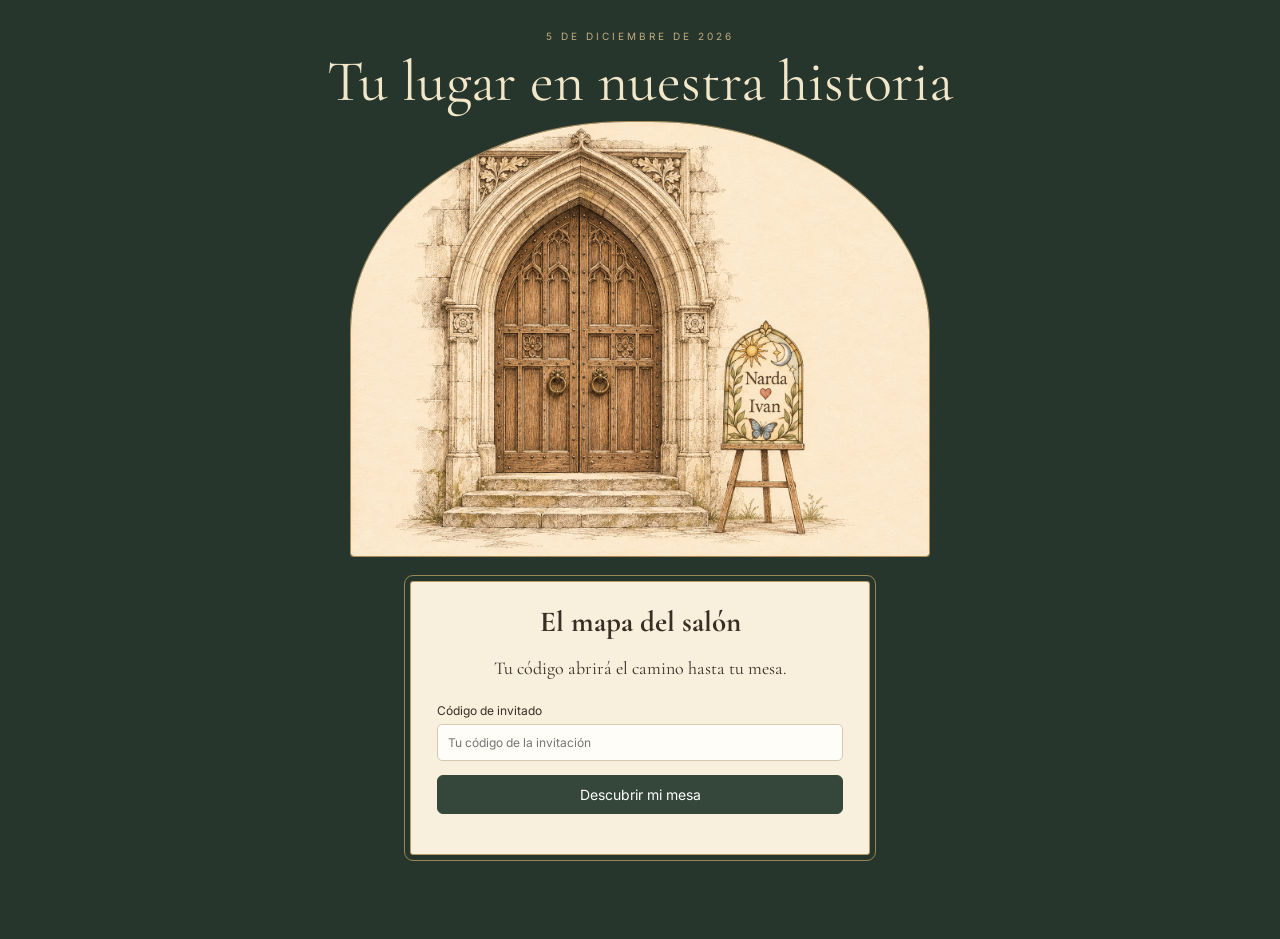
<file: mesas-invitados.html>
<!doctype html><html lang="es"><head><meta charset="utf-8"><meta name="viewport" content="width=device-width,initial-scale=1"><title>El mapa del salón · Narda e Ivan</title><link rel="stylesheet" href="plano.css"><link rel="stylesheet" href="plano-ajustes.css"><link rel="stylesheet" href="plano-tema.css"><link rel="stylesheet" href="plano-textos.css"></head><body class="guest-page"><main id="guest-root"></main><script src="mesas-api.js"></script><script src="plano-modelo.js"></script><script src="plano-vista.js"></script><script src="plano-invitado-vista.js"></script><script src="plano-invitado.js"></script></body></html>
</file>
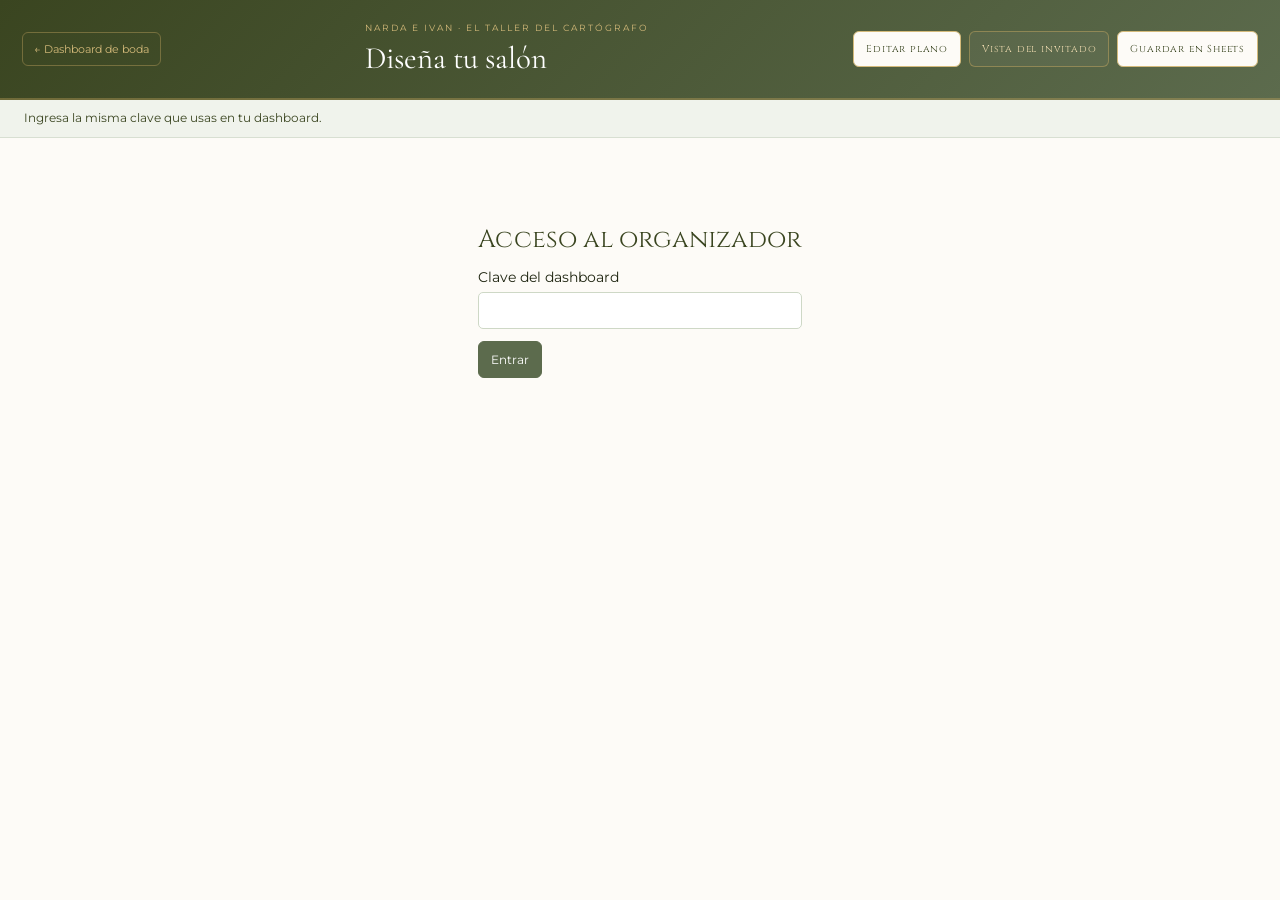
<file: plano-editor.html>
<!doctype html><html lang="es"><head><meta charset="utf-8"><meta name="viewport" content="width=device-width,initial-scale=1"><title>Taller del mapa · Narda e Ivan</title><link rel="stylesheet" href="plano.css"><link rel="stylesheet" href="plano-ajustes.css"><link rel="stylesheet" href="plano-tema.css"><link rel="stylesheet" href="plano-textos.css"><link rel="stylesheet" href="plano-giro.css"></head><body class="studio"><header class="studio-header"><a id="back-dashboard" href="dashboard-narda-ivan.html">← Dashboard de boda</a><div><small>NARDA E IVAN · EL TALLER DEL CARTÓGRAFO</small><h1>Diseña tu salón</h1></div><div class="header-actions"><button id="view-edit" class="active">Editar plano</button><button id="view-guest">Vista del invitado</button><button id="save" class="primary">Guardar en Sheets</button></div></header><p id="status" class="status" role="status">Conectando con Sheets…</p><section id="global-counts" class="global-counts" aria-label="Resumen de invitados y sillas" hidden></section><section id="login" hidden><h2>Acceso al organizador</h2><form id="login-form"><label>Clave del dashboard<input id="key" type="password" required autocomplete="current-password"></label><button class="primary">Entrar</button></form></section><main id="workspace" class="workspace" hidden><aside id="palette"><h2>Construye tu plano</h2><p>Selecciona una pieza y colócala en el lienzo.</p><div id="tools" class="tools"></div><h3>Distribución</h3><button id="wall-draw">Dibujar paredes</button><button id="blank">Empezar en blanco</button><button id="example">Cargar ejemplo</button><div class="row"><button id="undo">↶ Deshacer</button><button id="redo">↷ Rehacer</button></div><h3>Archivos y sincronización</h3><button id="reload">Recargar Sheets</button><button id="backup">Descargar plano editable</button><label class="file-button">Importar plano<input id="import" type="file" accept="application/json"></label><button id="export">Exportar imagen PNG</button><a href="mesas-invitados.html" target="_blank">Abrir página pública ↗</a></aside><section class="canvas-panel"><div class="canvas-toolbar"><button id="map-text-button">Letras del plano</button><button id="clear-selection">Quitar selección</button><button id="canvas-size">Tamaño del plano</button><span id="canvas-dimensions"></span><span id="mode">Editor · arrastra para mover</span><div><button id="zoom-out">−</button><output id="zoom-label">100 %</output><button id="zoom-in">+</button><button id="fit">Ajustar</button></div></div><div id="object-transform" class="object-transform" hidden><strong id="transform-label"></strong><span>Girar</span><button id="rotate-left" title="Girar 15 grados a la izquierda">↶ −15°</button><label>Ángulo<input id="quick-rotation" type="number" step="1" min="-180" max="180" aria-label="Ángulo del objeto seleccionado"></label><button id="rotate-right" title="Girar 15 grados a la derecha">+15° ↷</button><button id="rotate-quarter">Girar 90°</button><button id="rotate-zero">Enderezar</button></div><div class="viewport" id="viewport"><div id="scene" class="scene editor" aria-label="Lienzo del plano"></div></div><p class="hint">Arrastra para mover · Tirador ↻ para girar · Shift ajusta el giro cada 15° · Supr elimina · Ctrl+Z deshace · El número de mesa identifica sus asignaciones.</p></section><aside id="inspector"><div id="sidebar-tabs" class="sidebar-tabs"><button id="tab-guests" class="active">Invitados</button><button id="tab-properties">Propiedades</button></div><section id="roster-panel"><h2>Invitados confirmados</h2><p class="roster-help">Arrastra un nombre a su mesa o asígnalo desde su tarjeta. Se incluye a sus acompañantes.</p><div id="selected-table-card"></div><div class="roster-filters"><label>Buscar invitado<input id="roster-search" type="search" placeholder="Nombre, grupo o código"></label><label>Mostrar<select id="roster-filter"><option value="all">Todos los confirmados</option><option value="pending">Sin asiento en el plano</option><option value="assigned">Con mesa colocada</option></select></label></div><div id="roster-list" class="roster-list"></div></section><section id="property-panel" hidden><h2 id="selection-title">Selecciona una pieza</h2><div id="properties" hidden><label>Nombre o rótulo<input id="prop-label" maxlength="100"></label><div class="row"><label>X (%)<input id="prop-x" type="number" min="0" max="100" step=".5"></label><label>Y (%)<input id="prop-y" type="number" min="0" max="100" step=".5"></label></div><div class="row"><label>Ancho (%)<input id="prop-w" type="number" min="0.1" max="1000" step=".5"></label><label>Alto (%)<input id="prop-h" type="number" min="0.1" max="1000" step=".5"></label></div><label>Giro (grados)<input id="prop-rotation" type="number" min="-180" max="180" step="5"></label><details class="piece-typography"><summary>Letras de esta pieza</summary><label>Fuente<select id="piece-font"><option value="inherit">Usar la fuente general del plano</option><option value="cormorant">Cormorant Garamond · caligráfica</option><option value="cinzel">Cinzel · medieval</option><option value="fell">IM Fell English · manuscrito</option><option value="fellsc">IM Fell English SC · versales</option><option value="georgia">Georgia · clásica</option><option value="montserrat">Montserrat · clara</option></select></label><label>Tamaño del nombre / rótulo (px)<input id="piece-text-size" type="number" min="8" max="80" placeholder="General"></label><label id="piece-number-wrap">Tamaño del número (px)<input id="piece-number-size" type="number" min="8" max="80" placeholder="General"></label><label id="piece-upright-wrap"><input id="piece-upright" type="checkbox" checked> Mantener número y emblema horizontales</label><button id="piece-text-reset">Usar letras generales</button></details><div id="table-props" hidden><label>Forma<select id="prop-shape"><option value="round">Redonda</option><option value="rect">Rectangular</option></select></label><label>Número de mesa<input id="prop-num" readonly title="El número se conserva para mantener las asignaciones"></label><label>Sillas (12 a 15)<input id="prop-capacity" type="number" min="1" max="50"></label><label>Emblema<select id="prop-emblem"><option value="auto">Según el nombre</option><option value="castle">Castillo</option><option value="dragon">Dragón</option><option value="wolf">Lobo</option><option value="tree">Árbol</option><option value="star">Estrella</option><option value="crown">Corona</option><option value="mountain">Montañas</option><option value="custom">Imagen personalizada</option></select></label><label class="file-button">Subir emblema<input id="emblem-file" type="file" accept="image/png,image/jpeg,image/webp"></label><img id="emblem-preview" width="60" height="60" alt="Emblema de esta mesa"><h3>Invitados confirmados</h3><label>Buscar confirmado<input id="guest-filter" type="search" placeholder="Nombre o código"></label><select id="guest-select" aria-label="Invitados confirmados"></select><button id="assign" class="primary">Asignar a esta mesa</button><div id="assigned"></div></div><div class="row"><button id="duplicate">Duplicar</button><button id="delete" class="danger">Eliminar</button></div></div></section><section id="preview-controls" hidden><h2>Ensayar el recorrido</h2><label>Invitado confirmado<select id="preview-person"></select></label><button id="walk" class="primary">Ver entrada y recorrido</button><button id="return-edit">Volver al editor</button><p>Esta vista usa tu borrador actual. La página pública utiliza la última versión guardada en Sheets.</p></section></aside></main><dialog id="text-dialog"><form id="text-form"><h2>Letras del plano</h2><p>Estos cambios se aplican al pergamino y a la vista del invitado. Los controles del editor conservan el estilo del dashboard.</p><label>Fuente general del plano<select id="text-font"><option value="cormorant">Cormorant Garamond · caligráfica</option><option value="cinzel">Cinzel · medieval</option><option value="fell">IM Fell English · manuscrito</option><option value="fellsc">IM Fell English SC · versales</option><option value="georgia">Georgia · clásica</option><option value="montserrat">Montserrat · clara</option></select></label><div class="text-size-grid"><label>Nombre de las mesas (px)<input id="text-tableName" type="number" min="8" max="60" required></label><label>Número de las mesas (px)<input id="text-tableNumber" type="number" min="10" max="80" required></label><label>Rótulos: Escenario, Barra, Baños… (px)<input id="text-placeLabel" type="number" min="8" max="72" required></label><label>Nombre del invitado en el pergamino (px)<input id="text-walkerName" type="number" min="12" max="48" required></label><label>Emblema sobre la mesa (px)<input id="text-emblem" type="number" min="24" max="90" required></label><label>Nombre de mesa al llegar (px)<input id="text-arrivalName" type="number" min="18" max="60" required></label><label>Número de mesa al llegar (px)<input id="text-arrivalNumber" type="number" min="24" max="90" required></label><label>Emblema al llegar (px)<input id="text-arrivalEmblem" type="number" min="40" max="140" required></label></div><div class="row"><button id="text-reset" type="button">Valores iniciales</button><button id="text-cancel" type="button">Cancelar</button><button class="primary">Aplicar letras</button></div></form></dialog><dialog id="exit-dialog"><h2>Tienes un borrador pendiente</h2><p>Puedes guardar en Sheets o salir conservando los cambios en este dispositivo.</p><p id="exit-error" role="alert"></p><div class="exit-actions"><button id="exit-save" class="primary">Guardar y volver al dashboard</button><button id="exit-draft">Volver conservando el borrador local</button><button id="exit-stay">Seguir editando</button></div></dialog><dialog id="size-dialog"><form id="size-form"><h2>Tamaño del plano</h2><p>Cambia las dimensiones y el formato del lienzo; el zoom solo cambia cómo lo ves.</p><div class="row"><label>Ancho (px)<input id="canvas-width" type="number" min="400" max="4000" step="1" required></label><label>Alto (px)<input id="canvas-height" type="number" min="400" max="4000" step="1" required></label></div><label>Al cambiar el tamaño<select id="resize-behavior"><option value="scale">Adaptar paredes y posiciones; conservar el tamaño del mobiliario</option><option value="keep">Conservar también el tamaño de las paredes</option></select></label><p>Los números y las asignaciones se conservan. Las sillas mantienen su tamaño.</p><p id="size-error" role="alert"></p><div class="row"><button type="button" id="size-cancel">Cancelar</button><button class="primary">Aplicar tamaño</button></div></form></dialog><dialog id="preview-dialog"><button id="close-preview" class="close">Cerrar previsualización ×</button><div id="preview-content"></div></dialog><script src="mesas-api.js"></script><script src="plano-modelo.js"></script><script src="plano-vista.js"></script><script src="plano-invitado-vista.js"></script><script src="plano-geometria.js"></script><script src="plano-editor.js"></script></body></html>
</file>
<file: plano-dashboard.css>
#tabs .organizer-link{flex:none;white-space:nowrap}
@media(max-width:600px){
 #tabs{display:grid;grid-template-columns:repeat(3,minmax(0,1fr));overflow:visible}
 #tabs .tab{padding:.8rem .35rem;text-align:center;letter-spacing:.035em;font-size:.62rem}
 #tabs .organizer-link{grid-column:1/-1;display:flex;align-items:center;justify-content:center;margin:.45rem .8rem .8rem!important;min-height:42px;white-space:nowrap;font-size:.72rem;letter-spacing:.06em}
}
</file>
<file: plano.css>
@import url('https://fonts.googleapis.com/css2?family=Cormorant+Garamond:ital,wght@0,400;0,600;1,500&family=Inter:wght@400;500;600&display=swap');
:root{--ink:#382e23;--olive:#34473a;--gold:#a38350;--line:#d7c9ad;--cream:#f9f5ec}*{box-sizing:border-box}body{margin:0;color:var(--ink);background:#eee9df;font:14px Inter,Arial,sans-serif}button,input,select{font:inherit}button,a.file-button,.file-button{cursor:pointer}button{padding:10px 12px;border:1px solid var(--line);border-radius:6px;background:#fffdf7;color:var(--ink)}button:hover{border-color:var(--gold);background:#f2e9d5}button.active,.primary{background:var(--olive);color:#fff;border-color:var(--olive)}button:disabled{opacity:.5;cursor:wait}a{color:var(--olive)}h1,h2,h3{font-family:'Cormorant Garamond',Georgia,serif}h1{font-size:32px;margin:4px 0}h2{font-size:25px;margin:0 0 12px}h3{font-size:20px;margin:22px 0 8px}label{display:grid;gap:6px;margin:12px 0}input,select{padding:10px;border:1px solid var(--line);border-radius:5px;background:#fffdf7;color:var(--ink);width:100%;min-width:0}input[readonly]{background:#eee9df}.studio-header{display:flex;align-items:center;justify-content:space-between;gap:20px;padding:18px 24px;background:var(--cream);border-bottom:1px solid var(--line)}.studio-header small{font-size:10px;letter-spacing:2px}.studio-header>a{font-size:12px}.header-actions,.row{display:flex;gap:8px}.row>label{flex:1;min-width:0}.status{margin:0;padding:10px 24px;min-height:38px;border-bottom:1px solid var(--line);font-size:12px;background:#e5ebdf}.workspace{display:grid;grid-template-columns:210px minmax(320px,1fr) 280px;gap:0;height:calc(100vh - 137px)}aside{background:var(--cream);padding:20px 16px;overflow:auto}aside p{font-size:12px;line-height:1.6;color:#736853}aside>button,aside>a,.file-button{display:block;width:100%;margin:7px 0;text-align:left}aside>a{padding:10px 0;font-size:12px}.tools{display:grid;grid-template-columns:1fr 1fr;gap:7px}.tools button{padding:8px 3px;font-size:10px}.tool-image{display:block;position:relative;overflow:hidden;width:58px;height:48px;margin:auto}.sprite{position:absolute;inset:0;pointer-events:none;background-image:url('piezas-salon.png');background-size:400% 300%;background-repeat:no-repeat}.sprite.extra{background-image:url('piezas-extra.png');background-size:300% 200%}.file-button{position:relative;overflow:hidden;border:1px dashed var(--gold);padding:10px;border-radius:5px;font-size:12px}.file-button input{position:absolute;inset:0;opacity:0;cursor:pointer}#inspector{border-left:1px solid var(--line)}#palette{border-right:1px solid var(--line)}.canvas-panel{min-width:0;display:flex;flex-direction:column}.canvas-toolbar{display:flex;justify-content:space-between;align-items:center;padding:10px 15px;background:#e7e1d5;font-size:12px}.canvas-toolbar button{padding:4px 9px}.viewport{overflow:auto;flex:1;padding:25px;background-color:#e0dbd0;background-image:radial-gradient(#c5bcac .7px,transparent .7px);background-size:16px 16px;min-height:450px}.scene{position:relative;isolation:isolate;width:1000px;height:1250px;flex:none;background-color:#f4dfb2;background-image:radial-gradient(ellipse at 30% 30%,#fff7df90,transparent 65%),repeating-linear-gradient(32deg,#83562305 0 1px,transparent 1px 7px);box-shadow:0 5px 24px #4d3a2526;border:8px double #a78853;color:#4f351e;transform-origin:0 0}.scene:before{content:'Narda e Ivan';position:absolute;top:8px;width:100%;text-align:center;font:italic 24px 'Cormorant Garamond',Georgia,serif;pointer-events:none;opacity:.55}.piece{position:absolute;transform:translate(-50%,-50%) rotate(var(--angle,0deg));touch-action:none;user-select:none;z-index:2;outline:none}.piece.table{z-index:5}.piece[data-type="wall"]{z-index:3}.piece.selected:after{content:'';position:absolute;inset:-4px;border:2px solid #548976;box-shadow:0 0 0 2px #fff6;pointer-events:none}.piece.selected .handle{display:block}.handle{display:none;position:absolute;right:-8px;bottom:-8px;width:13px;height:13px;background:#fff;border:2px solid #548976;cursor:nwse-resize;z-index:10}.editor .piece{cursor:grab}.piece-label{position:absolute;top:81%;left:0;width:100%;text-align:center;font:italic 17px 'Cormorant Garamond',Georgia,serif;white-space:normal;text-shadow:0 1px #fff4db,0 -1px #fff4db;pointer-events:none}.table-label{position:absolute;inset:18% 10%;display:flex;flex-direction:column;align-items:center;justify-content:center;pointer-events:none;gap:1px;text-align:center;line-height:1.05;font-family:'Cormorant Garamond',Georgia,serif}.table-label .number{font-size:22px;font-weight:600}.table-label .name{font-size:16px;font-style:italic;max-width:100%;overflow-wrap:anywhere}.table-label img{width:29px;height:29px;object-fit:contain}.chair{position:absolute;width:22px;height:22px;z-index:-1;pointer-events:none;transform:translate(-50%,-50%) rotate(var(--chair-angle));background:url('piezas-extra.png') 100% 0/300% 200% no-repeat}.table-glow{filter:drop-shadow(0 0 10px #e6b442) drop-shadow(0 0 18px #ffdf87);animation:glow 1.5s ease-in-out infinite alternate}@keyframes glow{to{filter:drop-shadow(0 0 18px #bd8d26) drop-shadow(0 0 25px #ffed9c)}}.hint{padding:0 15px;font-size:11px;color:#736853}.danger{color:#9e3932}#assigned .assigned-row{display:flex;align-items:center;justify-content:space-between;font-size:12px;border-bottom:1px solid var(--line);padding:7px 0;gap:6px}#assigned button{padding:4px 7px}.close{position:sticky;top:0;float:right;z-index:100}dialog{width:min(1100px,96vw);max-height:94vh;border:1px solid var(--gold);border-radius:10px;padding:12px;background:#ede0c3}dialog::backdrop{background:#1d251caa}.guest-page{min-height:100vh;background:#27362d;color:#f3e7c9}.guest-shell{max-width:1080px;margin:auto;padding:30px 18px 60px;text-align:center}.guest-shell h1{font-size:clamp(36px,6vw,58px);font-weight:400}.eyebrow{font-size:10px;letter-spacing:3px;color:#c2ab7e}.door-art{max-width:580px;margin:auto;position:relative}.door-art>img{width:100%;display:block;mix-blend-mode:normal;border:1px solid #a88a58;border-radius:48% 48% 4px 4px}.welcome{position:absolute;right:16%;top:47%;font:italic 17px 'Cormorant Garamond',Georgia,serif;color:#573e25;max-width:110px;pointer-events:none}.code-card{max-width:460px;margin:24px auto;background:#f8efdc;color:var(--ink);border:1px solid #b69b66;outline:1px solid #9b8552;outline-offset:5px;padding:22px 26px;border-radius:3px}.code-card h2{margin:0;font-size:29px}.code-card p{font-family:'Cormorant Garamond',Georgia,serif;font-size:18px}.code-card form{display:flex;gap:8px;flex-wrap:wrap}.code-card label{margin:6px 0;width:100%;font-size:12px;text-align:left}.code-card button{width:100%}.guest-map-scroll{overflow:auto;max-height:78vh;border:1px solid var(--gold);text-align:left}.guest-map-scroll .scene{margin:auto;box-shadow:none}.guest-result{font:26px 'Cormorant Garamond',Georgia,serif;padding:18px}.trail{position:absolute;inset:0;width:100%;height:100%;pointer-events:none;z-index:6}.walker{position:absolute;width:125px;height:55px;z-index:9;transform:translate(-50%,-110%);pointer-events:none;text-align:center;font:italic 21px 'Cormorant Garamond',Georgia,serif;color:#50351e;display:flex;align-items:center;justify-content:center}.walker:before{content:'';position:absolute;inset:0;background:url('piezas-salon.png') 100% 100%/400% 300%;z-index:-1}.route-message{font-size:14px;padding:12px}.drawing{cursor:crosshair}.editor-empty{position:absolute;left:22%;top:42%;width:56%;text-align:center;font:25px 'Cormorant Garamond',Georgia,serif;opacity:.6;pointer-events:none}#login{max-width:450px;margin:60px auto;padding:25px;background:var(--cream)}[hidden]{display:none!important}@media(max-width:1100px){.workspace{grid-template-columns:170px minmax(300px,1fr) 230px}.studio-header{flex-wrap:wrap}.studio-header h1{font-size:25px}.workspace{height:calc(100vh - 170px)}}@media(max-width:760px){.workspace{display:flex;flex-direction:column;height:auto}aside{overflow:visible}.tools{grid-template-columns:repeat(4,1fr)}.canvas-panel{order:2}#inspector{order:3}.viewport{height:65vh;flex:none}.studio-header{padding:12px}.header-actions{flex-wrap:wrap}.guest-shell{padding:18px 8px}.code-card{margin:25px 15px}.guest-map-scroll .scene{margin:0}.status{padding:10px 12px}}@media(prefers-reduced-motion:reduce){.table-glow{animation:none}}
.emblem-presets{display:grid;grid-template-columns:1fr 1fr;gap:7px}.emblem-presets button{font-size:10px;padding:8px 3px}.emblem-presets img{display:block;width:44px;height:44px;margin:0 auto 6px}.piece[data-type="bathLadies"]:before,.piece[data-type="bathGents"]:before{position:absolute;z-index:2;left:38%;top:28%;font:26px Georgia;color:#573e27;text-shadow:0 1px #fff7d9}.piece[data-type="bathLadies"]:before{content:"♀"}.piece[data-type="bathGents"]:before{content:"♂"}

.table-label .number{font-size:16px}.table-label .name{font-size:12px}.table-label img{width:18px;height:18px}.table-label{inset:12% 9%;gap:0}

.canvas-panel{min-height:0}.workspace>aside{min-height:0}.viewport{min-height:300px}
</file>
<file: plano-ajustes.css>
.studio{display:flex;flex-direction:column;height:100dvh;overflow:hidden}.studio-header,.status,.global-counts{flex:none}.workspace{flex:1;min-height:0;height:auto;grid-template-columns:180px minmax(300px,1fr) 350px}.global-counts{display:grid;grid-template-columns:repeat(5,1fr);gap:12px;padding:9px 22px;background:#fffaf0;border-bottom:1px solid var(--line)}.count-item{display:flex;align-items:center;gap:9px}.count-item strong{font:600 27px 'Cormorant Garamond',Georgia,serif;color:var(--olive)}.count-item span{font-size:10px;line-height:1.4;max-width:110px}.count-note{grid-column:1/-1;font-size:11px;margin:0;color:#935d2d}.canvas-toolbar{gap:8px;flex-wrap:wrap}.canvas-toolbar #canvas-size{padding:6px 9px;font-size:11px}.canvas-toolbar #canvas-dimensions{font-size:10px;color:#6a614f}.canvas-toolbar #mode{flex:1;font-size:11px}#inspector{display:flex;flex-direction:column;overflow:hidden;padding:12px}.sidebar-tabs{display:flex;gap:6px;flex:none;border-bottom:1px solid var(--line);padding-bottom:9px;margin-bottom:9px}.sidebar-tabs button{flex:1;padding:8px}.roster-help{font-size:11px;line-height:1.35;margin:3px 0 7px}#roster-panel{display:flex;flex-direction:column;min-height:0;flex:1}#roster-panel h2{font-size:24px;margin:0}#selected-table-card{padding:8px;background:#ece9dd;border:1px solid #d3cdbb;border-radius:7px;display:grid;grid-template-columns:1fr 1fr;gap:3px;flex:none}#selected-table-card h3{grid-column:1/-1;font-size:18px;margin:0}#selected-table-card p{grid-column:1/-1;font-size:11px;margin:0}#selected-table-card label{margin:0;display:flex;align-items:center;gap:5px;font-size:10px}#selected-table-card input{width:48px;padding:4px}#selected-table-card button{padding:5px;font-size:10px}.roster-filters{display:grid;grid-template-columns:1fr 1fr;gap:6px}.roster-filters label{font-size:10px;margin:8px 0}.roster-filters input,.roster-filters select{padding:8px 5px;font-size:11px}.roster-list{flex:1;min-height:90px;overflow:auto;padding-right:3px}.roster-count{font-size:10px;margin:0 0 7px}.guest-card{position:relative;border:1px solid #d8c8a9;border-left:3px solid #b88b45;border-radius:7px;padding:9px 9px 9px 24px;margin-bottom:7px;background:#fffdf6;cursor:grab}.guest-card.seated{border-left-color:#728d73}.guest-card strong{font-size:12px;display:block}.guest-card-meta{font-size:10px;color:#7c705a;display:block;margin:3px 0 6px}.guest-card select{font-size:10px;padding:5px}.guest-card button{font-size:10px;padding:5px;margin-top:4px;width:100%}.drag-grip{position:absolute;left:6px;top:9px;color:#a28b60}.guest-card.dragging{opacity:.45}.piece.drop-target:after{content:'Soltar aquí';position:absolute;inset:-10px;border:3px dashed #3e805f;border-radius:50%;display:grid;place-items:center;font:14px Arial;background:#ecf6dfb8;color:#28533e;z-index:20}#property-panel{overflow:auto;min-height:0;flex:1}#size-dialog{width:min(540px,94vw);padding:26px}#size-dialog p{line-height:1.5;font-size:13px}.arrival-card{position:absolute;z-index:11;transform:translate(-50%,-100%);width:270px;min-height:190px;padding:15px 18px;background:radial-gradient(ellipse,#fff9e7,#eed7a6);border:3px double #9c762f;border-radius:12px;box-shadow:0 3px 20px #5d391b50,0 0 35px #ffdb82ad;text-align:center;animation:arrival-reveal .7s ease-out;pointer-events:none}.arrival-card>small{font:10px Arial;letter-spacing:2px;color:#86683c}.arrival-card .table-label{position:static;inset:auto;gap:4px;display:flex;margin-top:4px}.arrival-card .number{font-size:42px;line-height:1}.arrival-card .table-label img{width:65px;height:65px}.arrival-card .name{font-size:29px;line-height:1.1;max-width:235px}.table-arrived>.table-label{visibility:hidden}.walker{z-index:12}.skip-walk{margin:0 0 8px 8px}.table-glow{filter:drop-shadow(0 0 12px #d7a936) drop-shadow(0 0 24px #ffe090)}@keyframes arrival-reveal{from{opacity:0;transform:translate(-50%,-90%) scale(.65)}to{opacity:1;transform:translate(-50%,-100%) scale(1)}}@media(max-width:1100px){.workspace{grid-template-columns:150px minmax(280px,1fr) 310px}.studio-header{gap:10px;padding:12px 16px}.global-counts{gap:5px;padding:6px 12px}.count-item{gap:5px}.count-item strong{font-size:24px}}@media(max-width:760px){.studio{height:auto;overflow:auto}.workspace{display:flex;flex-direction:column}.global-counts{grid-template-columns:repeat(3,1fr)}#inspector{min-height:530px;max-height:680px;order:2}.canvas-panel{order:3}.viewport{height:58vh;flex:none}.arrival-card{width:240px}.tools{grid-template-columns:repeat(5,1fr)}#palette{max-height:250px;overflow:auto}.count-item span{font-size:9px}.roster-list{max-height:330px}.header-actions button{font-size:12px}.arrival-card .name{font-size:27px}}@media(prefers-reduced-motion:reduce){.arrival-card{animation:none}}

.table-arrived>.table-label{visibility:visible}#size-error{color:#9e3932}

.panel-controls{display:flex;flex:none;flex-wrap:wrap;align-items:center;gap:8px;padding:7px 16px;background:var(--cream);border-bottom:1px solid var(--line)}
.panel-controls button{font-size:11px;padding:7px 10px}
.panel-controls button[aria-pressed="true"]{background:var(--olive);border-color:var(--olive);color:white}
.workspace{--palette-width:180px;--inspector-width:350px}
.workspace.palette-closed{grid-template-columns:minmax(0,1fr) var(--inspector-width)}
.workspace.inspector-closed{grid-template-columns:var(--palette-width) minmax(0,1fr)}
.workspace.palette-closed.inspector-closed{grid-template-columns:minmax(0,1fr)}
.workspace.palette-closed .canvas-panel,.workspace.inspector-closed .canvas-panel{min-width:0}
@media(max-width:1100px){.workspace{--palette-width:150px;--inspector-width:310px}}
@media(min-width:761px){.workspace .canvas-panel{min-height:0}.workspace .viewport{min-height:180px}}
@media(max-width:760px){.panel-controls{position:sticky;top:0;z-index:40;padding:7px 10px;gap:5px}.panel-controls button{font-size:10px;padding:8px}.workspace.palette-closed.inspector-closed .viewport{height:72dvh;min-height:400px}}
.guest-map-tools{display:flex;align-items:center;justify-content:center;gap:8px;flex-wrap:wrap;padding:12px 8px;background:#f8efdc;color:#382e23;border:1px solid #b69b66;border-bottom:0}
.guest-map-tools button{font-size:13px;padding:8px 12px}.guest-map-tools output{min-width:50px;text-align:center;font-size:12px}.guest-map-tools small{width:100%;font-size:11px;color:#6c5838}.guest-download{background:#34473a;color:white;border-color:#34473a}.guest-download:hover{color:#382e23}
.guest-map-scroll{position:relative;height:min(78dvh,900px);max-height:78dvh;touch-action:none;cursor:grab;background:#e8d5aa}.guest-map-scroll.dragging{cursor:grabbing}.guest-map-frame{position:relative;margin:0 auto}.guest-download-status{font-size:12px;line-height:1.5;min-height:1.5em}
/* Ink lands softly; old prints retain a faint, slightly blurred trace. */
.walking-print{transition:opacity .7s linear,filter .7s linear}.walking-print path{animation:print-ink .18s ease-out both}@keyframes print-ink{from{fill-opacity:.2}to{fill-opacity:1}}@media(prefers-reduced-motion:reduce){.walking-print{transition:none}.walking-print path{animation:none}}
</file>
<file: plano-tema.css>
@import url('https://fonts.googleapis.com/css2?family=Cinzel:wght@400;500&family=Montserrat:wght@300;400;500;600&family=IM+Fell+English:ital@0;1&family=IM+Fell+English+SC&display=swap');
.studio{--olive:#5C6B4D;--olive-dk:#3A4520;--cream:#FDFBF7;--linen:#F0E8D4;--gold:#C9A962;--ink:#1E2410;--line:#d8ddcf;background:var(--cream);color:var(--ink);font-family:'Montserrat',Arial,sans-serif}
.studio-header{background:linear-gradient(135deg,#3A4520,#5C6B4D);border-bottom:2px solid #C9A96260;box-shadow:0 4px 20px #0002;color:white;padding:17px 22px;gap:15px}.studio-header h1{font-family:'Cormorant Garamond',Georgia,serif;font-size:31px;font-weight:400;color:#fff}.studio-header small{color:#D4BA7A;font-family:'Montserrat',Arial,sans-serif;font-size:9px}.studio-header #back-dashboard{color:#D4BA7A;border:1px solid #C9A96266;padding:9px 11px;border-radius:6px;text-decoration:none;font-size:11px;white-space:nowrap}.studio-header #back-dashboard:hover{background:#ffffff12}.studio .header-actions button{font-family:'Cinzel',Georgia,serif;font-size:10px;letter-spacing:.08em;border-color:#C9A96277;background:#ffffff0b;color:#ead8ad}.studio .header-actions button.active,.studio .header-actions .primary{background:#FDFBF7;color:#3A4520;border-color:#D4BA7A}
.studio aside,.studio .sidebar-tabs,.studio .canvas-toolbar{background:#FDFBF7}.studio h2,.studio h3,.studio summary,.studio .sidebar-tabs button{font-family:'Cinzel',Georgia,serif;font-weight:400;color:#3A4520}.studio aside h2{font-size:19px}.studio aside h3{font-size:16px}.studio .sidebar-tabs button{font-size:11px}.studio .sidebar-tabs button.active{color:#fff}.studio button{font-family:'Montserrat',Arial,sans-serif;font-size:12px;border-color:#c8d2bd}.studio button:hover{background:#edf1e8;border-color:#7A8A58}.studio button.primary,.studio button.active{background:#5C6B4D;color:#fff;border-color:#5C6B4D}.studio input,.studio select{background:#fff;font-family:'Montserrat',Arial,sans-serif;border-color:#ced8c6;font-size:12px}.studio input:focus,.studio select:focus{outline:2px solid #A8C5B080;border-color:#7B9E87}.studio .status{background:#f0f3ec;border-color:#d8dfd2;color:#3A4520}.studio .global-counts{background:var(--cream);gap:9px;padding:10px 17px}.studio .count-item{background:white;padding:7px 10px;border:1px solid #A8C5B04d;border-top:3px solid #C9A962;border-radius:7px;box-shadow:0 2px 8px #00000008}.studio .count-item strong{color:#3A4520}.studio .count-item span{text-transform:uppercase;letter-spacing:.05em;color:#5C6B4D;font-size:9px;max-width:150px}.studio .guest-card{background:white;border-color:#dce2d5;border-left-color:#C9A962}.studio .guest-card.seated{border-left-color:#7B9E87}.studio #selected-table-card{background:#f0f3eb;border-color:#ced8c6}.studio #selected-table-card h3{font-size:15px}.studio .viewport{background-color:#eeeade}.studio .hint{color:#5C6B4D}.studio .file-button{border-color:#C9A962;background:#fff}.studio .tools button{font-size:10px;padding:6px 3px;background:#fff}.studio .roster-help{color:#5C6B4D}.studio #property-panel>h2{font-size:20px}
#text-dialog{width:min(650px,95vw);background:#FDFBF7;padding:24px}#text-dialog h2,#exit-dialog h2{font-size:22px}#text-dialog p,#exit-dialog p{font-size:13px;line-height:1.6}#text-dialog .row{flex-wrap:wrap;justify-content:flex-end}.text-size-grid{display:grid;grid-template-columns:1fr 1fr;gap:0 16px}.text-size-grid label{font-size:11px}#exit-dialog{width:min(540px,94vw);background:#FDFBF7;padding:25px}.exit-actions{display:grid;gap:9px;margin-top:18px}.exit-actions button{padding:12px}#exit-error{color:#a1443b}.piece-typography{margin:15px 0;padding:10px;border:1px solid #d8dfd0;border-radius:6px;background:#f7f9f2}.piece-typography summary{cursor:pointer;font-size:12px}.piece-typography label{font-size:11px}
@media(max-width:1100px){.studio-header{padding:12px;gap:9px}.studio-header h1{font-size:27px}.studio-header #back-dashboard{font-size:10px}.studio .header-actions button{font-size:9px}}@media(max-width:760px){.studio-header{display:flex;flex-direction:column;align-items:stretch}.studio-header h1{font-size:29px}.studio-header #back-dashboard{align-self:flex-start}.studio .global-counts{gap:5px;padding:7px}.studio .count-item{padding:5px}.text-size-grid{grid-template-columns:1fr}.studio .header-actions{display:grid;grid-template-columns:1fr 1fr 1fr}.studio .header-actions button{padding:10px 4px}.studio .count-item span{font-size:8px}}
</file>
<file: plano-textos.css>
.scene{font-family:var(--map-font,'Cormorant Garamond',Georgia,serif)}.scene:before{font-family:var(--map-font,'Cormorant Garamond',Georgia,serif);font-size:var(--map-title-size,24px)}.scene .piece-label{font-family:var(--piece-font,var(--map-font,'Cormorant Garamond',Georgia,serif));font-size:var(--piece-text-size,var(--map-place-label,17px));line-height:1.15}.scene .table-label{font-family:var(--piece-font,var(--map-font,'Cormorant Garamond',Georgia,serif))}.scene .table-label .name{font-size:var(--piece-text-size,var(--map-table-name,12px))}.scene .table-label .number{font-size:var(--piece-number-size,var(--map-table-number,16px))}.scene .table-label img{width:var(--map-emblem,18px);height:var(--map-emblem,18px)}.scene .walker{font-family:var(--map-font,'Cormorant Garamond',Georgia,serif);font-size:var(--map-walker-name,21px)}.scene .arrival-card .table-label .name{font-size:var(--map-arrival-name,29px)}.scene .arrival-card .table-label .number{font-size:var(--map-arrival-number,42px)}.scene .arrival-card .table-label img{width:var(--map-arrival-emblem,65px);height:var(--map-arrival-emblem,65px)}

.scene .piece.table>.table-label{inset:0;width:100%;height:100%;display:block;transform:none}
.scene .table-core{display:flex;flex-direction:column;align-items:center;justify-content:center;gap:2px}
.scene .piece.table .table-core{position:absolute;transform:translate(-50%,-50%) rotate(var(--counter-angle,0deg));transform-origin:center}
.scene .piece.table .table-core.badge-row{flex-direction:row}
.scene .piece.table .table-core .number{font-size:var(--badge-number);font-weight:700;line-height:1.1;color:#3f2815;text-shadow:0 1px 1px #fff8e3}
.scene .piece.table .table-core img{width:var(--badge-emblem);height:var(--badge-emblem)}
.scene .table-core img{display:block;flex:none;filter:drop-shadow(0 1px 1px #70451f30)}
.scene .piece.table>.table-label>.name{position:absolute;inset:0;width:100%;height:100%;font-size:var(--badge-name);line-height:1.1;margin:0;text-shadow:0 1px 1px #fff7df;font-weight:600}
.scene .piece.table .name-arc{display:block;width:100%;height:100%;overflow:visible;fill:currentColor;transform:rotate(var(--counter-angle,0deg));transform-origin:50% 44%}
.scene .piece.table[data-type="rect"]>.table-label>.name{inset:auto;top:54%;left:10%;width:80%;height:auto;white-space:nowrap;overflow:hidden;text-overflow:ellipsis}
.scene.map-guest .piece.table>.table-label>.name{display:none}
.scene .arrival-card .table-label>.name{position:static;display:block;margin:0}
#piece-upright-wrap{display:flex;align-items:center;gap:8px;line-height:1.4}#piece-upright{width:auto;flex:none}
.scene .piece:not([data-type="label"])>.piece-label{top:100%;margin-top:var(--piece-label-gap,var(--map-label-gap,12px))}
.scene .piece[data-type="label"]>.piece-label{top:50%;transform:translateY(-50%);margin:0}
.scene{box-sizing:content-box}
</file>
<file: plano-giro.css>
.rotate-stem,.rotate-handle{display:none}.piece.selected>.rotate-stem{display:block;position:absolute;left:50%;top:-28px;width:1px;height:28px;background:#64806d;pointer-events:none}.scene .piece.selected>.rotate-handle{display:grid;place-items:center;position:absolute;left:50%;top:-43px;transform:translateX(-50%);width:29px;height:29px;min-height:0;padding:0;border:2px solid #5C6B4D;border-radius:50%;background:#fffaf0;color:#3A4520;font:23px Georgia;line-height:1;cursor:grab;touch-action:none;z-index:30;box-shadow:0 1px 6px #0002}.scene .piece.selected>.rotate-handle:active{cursor:grabbing}.object-transform{display:flex;align-items:center;gap:8px;flex-wrap:wrap;padding:7px 12px;background:#f1f4eb;border-top:1px solid #d5ddca;border-bottom:1px solid #cbd7c0;flex:none;font-size:11px}.object-transform strong{font-size:11px;color:#3A4520;margin-right:auto}.object-transform button{padding:6px 9px!important;font-size:11px!important}.object-transform label{display:flex;align-items:center;gap:5px;margin:0;font-size:10px}.object-transform input{width:65px;padding:5px}.object-transform>span{color:#5C6B4D}@media(max-width:760px){.object-transform{gap:5px}.object-transform strong{flex-basis:100%}.scene .piece.selected>.rotate-handle{width:35px;height:35px;top:-48px}}
.wall-end-handle{display:none}
.piece[data-type="wall"]:before{content:'';position:absolute;inset:-8px 0;cursor:grab}
.scene .piece[data-type="wall"]>.handle{display:none}
.scene .piece.selected>.wall-end-handle{display:grid;place-items:center;position:absolute;top:50%;left:0;transform:translate(-50%,-50%);width:22px;height:22px;padding:0;border:2px solid #5C6B4D;border-radius:5px;background:#fffaf0;color:#3A4520;font:17px Georgia;line-height:1;cursor:ew-resize;touch-action:none;z-index:30}
.scene .piece.selected>.wall-end-handle[data-end="1"]{left:100%}
.wall-dimensions{display:flex;align-items:center;flex-wrap:wrap;gap:8px;padding-left:8px;border-left:1px solid #cbd7c0}
.object-transform .wall-dimensions input{width:85px}
@media(max-width:760px){.scene .piece.selected>.wall-end-handle{width:30px;height:30px}.wall-dimensions{padding-left:0;border-left:0;width:100%}}
.sr-only{position:absolute!important;width:1px!important;height:1px!important;padding:0!important;margin:-1px!important;overflow:hidden!important;clip:rect(0,0,0,0)!important;white-space:nowrap!important;border:0!important}
.studio button.icon-tool{position:relative;display:inline-flex;align-items:center;justify-content:center;flex:none;width:34px;height:34px;min-width:34px;padding:6px!important}
.icon-tool svg,.snap-control svg{display:block;width:19px;height:19px;flex:none;pointer-events:none}
.icon-tool:not(:disabled):is(:hover,:focus-visible):after{content:attr(aria-label);position:absolute;left:50%;top:calc(100% + 7px);transform:translateX(-50%);z-index:80;width:max-content;max-width:220px;padding:6px 9px;border-radius:5px;background:#3A4520;color:#fffaf0;font:11px/1.4 Montserrat,Arial,sans-serif;letter-spacing:0;text-align:center;white-space:normal;pointer-events:none;box-shadow:0 2px 8px #0003}
.panel-controls>.icon-tool:first-child:after{left:0;transform:none}
.selection-actions{display:flex;gap:5px;align-items:center;padding-left:8px;border-left:1px solid #cbd7c0}
.selection-actions .icon-tool[aria-pressed="true"]{background:#eee2bb;border-color:#ac874a}
.panel-controls .snap-control{display:inline-flex;position:relative;align-items:center;gap:5px;margin:0;padding:6px;border:1px solid var(--line);border-radius:6px;background:#fffdf7}
.snap-control input{width:14px;height:14px;margin:0}.panel-controls #grid-size{width:76px;padding:7px;font-size:11px}
.scene.editor.show-grid:after{content:'';position:absolute;inset:0;z-index:1;pointer-events:none;background-image:linear-gradient(to right,#5c6b4d35 1px,transparent 1px),linear-gradient(to bottom,#5c6b4d35 1px,transparent 1px);background-size:var(--grid-x,20px) var(--grid-y,20px)}
.editor .piece.locked,.editor .piece.locked:before{cursor:default}.editor .piece.locked.selected:after{border-color:#ac874a;border-style:dashed}
.lock-mark{position:absolute;right:-7px;top:-8px;z-index:12;display:grid;place-items:center;width:18px;height:18px;border-radius:50%;background:#fff5d7;font-size:11px;pointer-events:none;box-shadow:0 0 0 1px #ac874a}
.scene.editor .piece.selected{z-index:20}
.scene.editor .piece.multi-selected{z-index:20}.scene.editor .piece.selected{z-index:21}
.scene.editor .piece.multi-selected:not(.selected):after{content:'';position:absolute;inset:-4px;border:2px dashed #9c762f;pointer-events:none}
.alignment-actions{display:flex;align-items:center;flex-wrap:wrap;gap:4px;border-left:1px solid #cbd7c0;padding-left:8px}
.measurement-output{flex-basis:100%;font:11px/1.4 Montserrat,Arial,sans-serif;color:#425335}.measurement-output:empty{display:none}
.editing-guides{position:absolute;inset:0;width:100%;height:100%;z-index:40;pointer-events:none;overflow:visible}
.editing-guides .alignment-guide{stroke:#147e96;stroke-width:1.5;stroke-dasharray:5 4;vector-effect:non-scaling-stroke}
.editing-guides .distance-guide{stroke:#9c762f;stroke-width:1.5;vector-effect:non-scaling-stroke}
.editing-guides text{fill:#3A4520;stroke:#fff9e5;stroke-width:4;paint-order:stroke fill;font-family:Montserrat,Arial,sans-serif}
.alignment-actions>.icon-tool:last-child:is(:hover,:focus-visible):after,.canvas-toolbar>div:last-child>.icon-tool:last-child:is(:hover,:focus-visible):after{left:auto;right:0;transform:none}
.viewport{touch-action:none}.viewport.pan-ready,.viewport.pan-ready .piece{cursor:grab!important}.viewport.panning,.viewport.panning .piece{cursor:grabbing!important}
.scene .canvas-resize-handle{position:absolute;z-index:55;display:grid;place-items:center;width:24px;height:24px;padding:3px;border:2px solid #5C6B4D;background:#fffaf0;color:#3A4520;border-radius:5px;transform-origin:center;touch-action:none;box-shadow:0 1px 5px #0003}
.canvas-resize-handle svg{width:16px;height:16px;pointer-events:none}.canvas-resize-handle[data-edge="e"]{left:calc(100% + 8px);top:50%;cursor:ew-resize}.canvas-resize-handle[data-edge="s"]{left:50%;top:calc(100% + 8px);cursor:ns-resize}.canvas-resize-handle[data-edge="se"]{left:calc(100% + 8px);top:calc(100% + 8px);cursor:nwse-resize}
.walk-speed-dialog{width:min(500px,94vw);padding:24px}.walk-speed-dialog p{font-size:13px;line-height:1.5}.walk-speed-dialog output{font-size:13px;color:#5C6B4D}.walk-speed-dialog input[type="range"]{padding:0;accent-color:#5C6B4D}
</file>
